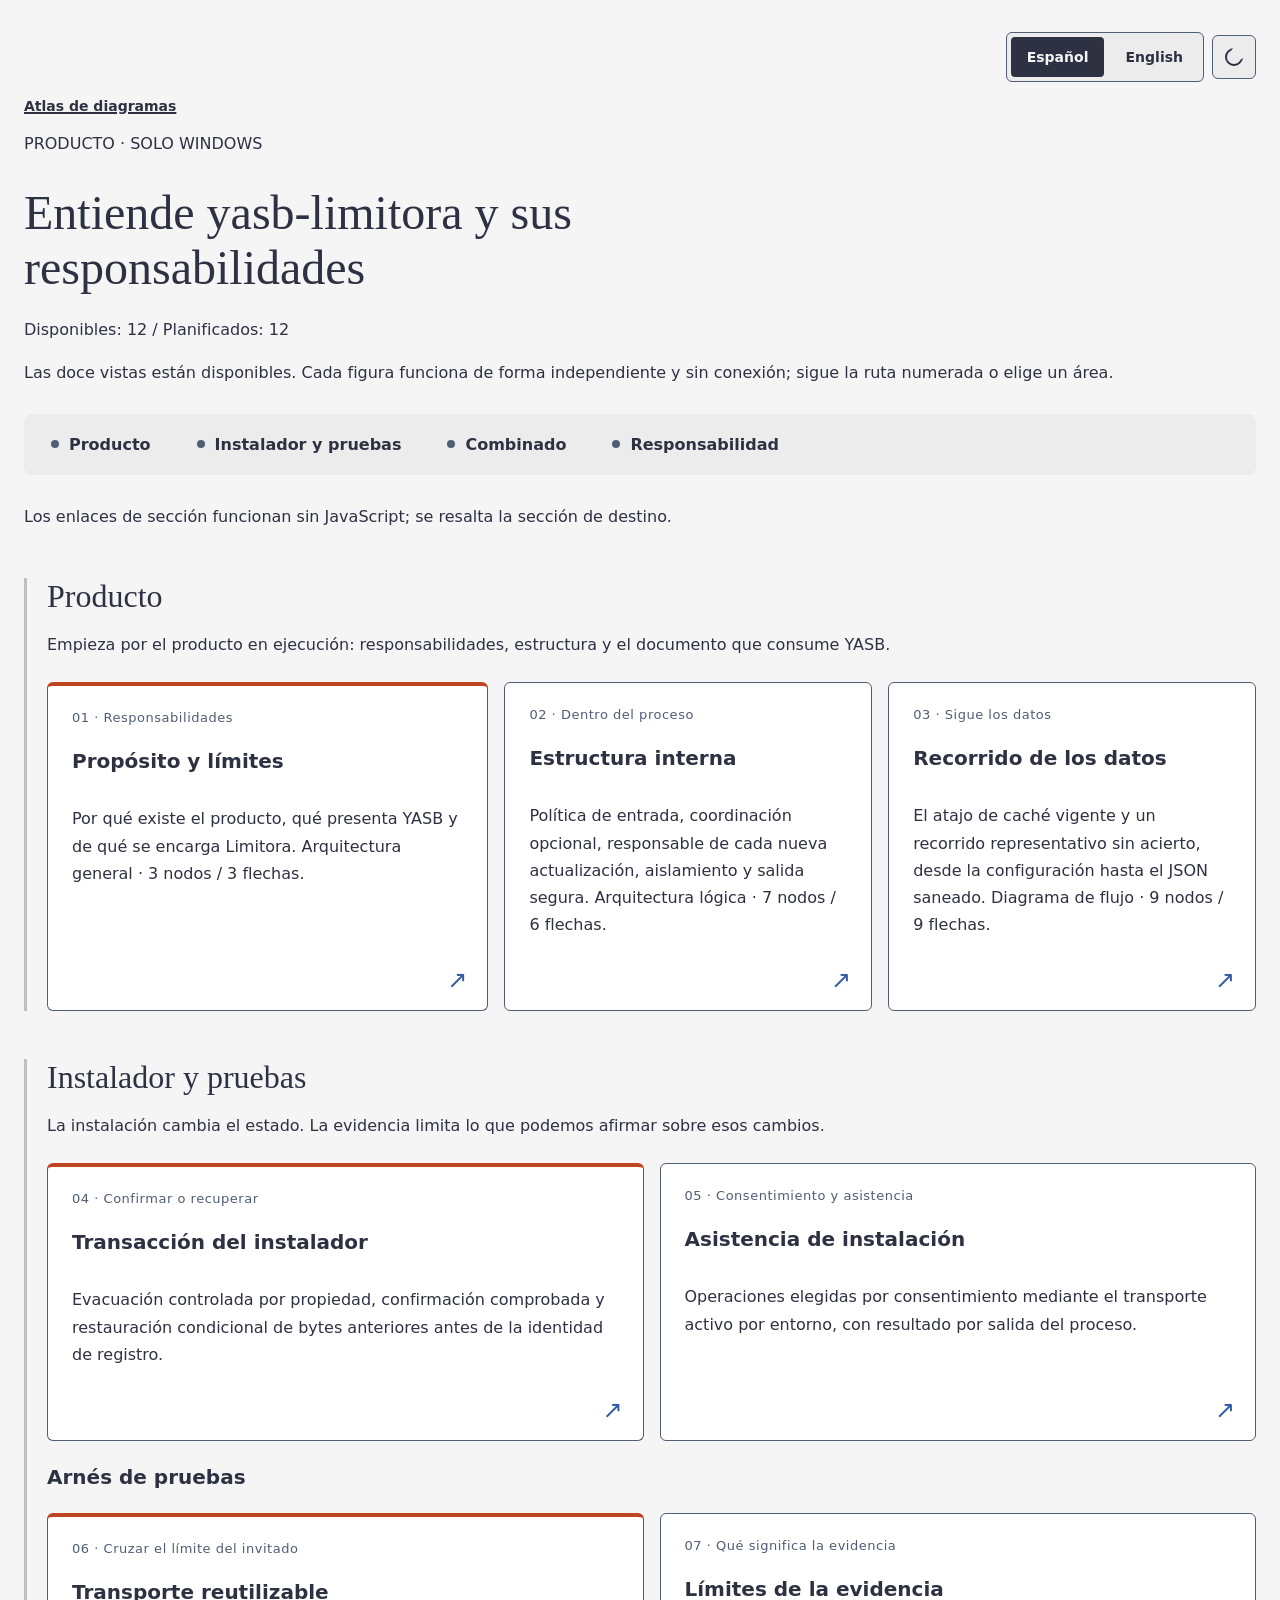
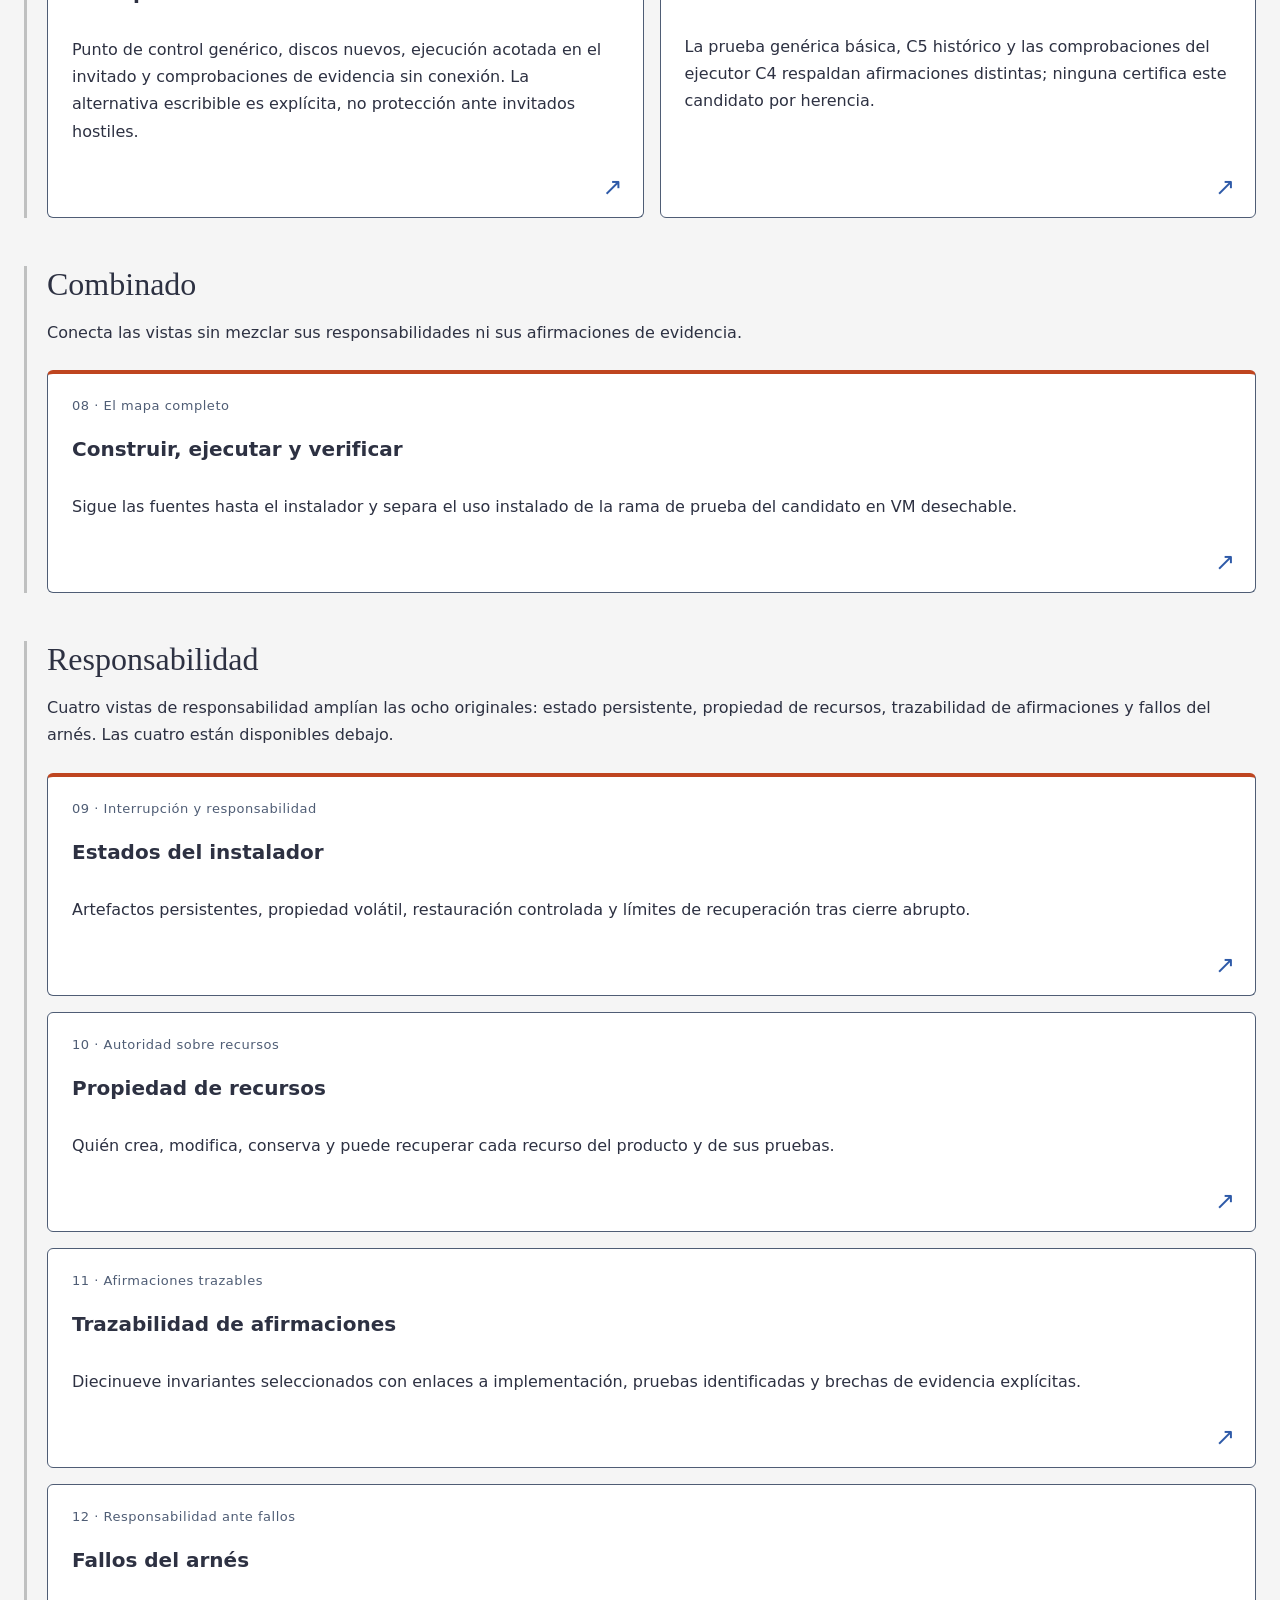
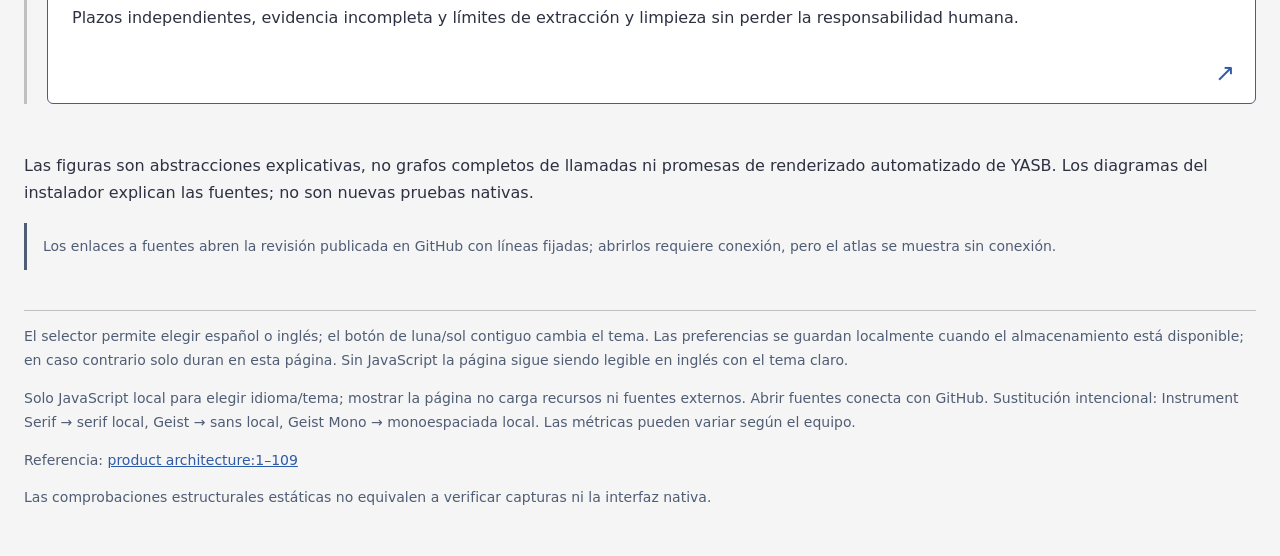
<file: docs/diagramas/index.html>
<!doctype html>
<html lang="en">
<head>
<meta charset="utf-8">
<meta name="viewport" content="width=device-width, initial-scale=1">
<title>yasb-limitora product diagrams</title>
<style>
*{box-sizing:border-box}
body{margin:0;background:var(--paper);color:var(--ink);font-family:'Geist',system-ui,sans-serif}
main{max-width:1280px;min-width:0;margin:auto;padding:32px 24px}
h1{font:400 clamp(32px,4vw,48px) 'Instrument Serif',serif;max-width:840px;line-height:1.15;margin:28px 0 20px}
h2{font:400 32px 'Instrument Serif',serif;margin:0 0 12px}
h3{font-size:20px;margin:0 0 16px}
a{color:var(--link)}
p{line-height:1.7}
footer{border-top:1px solid var(--rule-solid);margin-top:40px;font-size:14px;color:var(--muted)}
.breadcrumb{display:flex;flex-wrap:wrap;gap:12px;align-items:center;font-size:14px;margin:16px 0;color:var(--muted)}
.breadcrumb [aria-current=page]{font-weight:600;color:var(--ink);text-decoration-thickness:2px}
.section-nav{display:flex;flex-wrap:wrap;gap:8px;padding:8px;background:var(--paper-2);border-radius:8px;margin:28px 0}
.section-nav a{display:flex;align-items:center;gap:10px;padding:12px 18px;border:1px solid transparent;border-radius:4px;color:var(--ink);text-decoration:none;font-weight:600}
.section-nav a::before{content:'';width:8px;height:8px;border-radius:50%;background:var(--muted);display:inline-block;flex-shrink:0}
.section-nav a:hover{border-color:var(--link)}
.atlas-area{margin:48px 0;padding:0 0 0 20px;border-left:3px solid var(--rule-solid);scroll-margin-top:24px}
.atlas-area:target{border-left-color:var(--accent)}
.card-grid{display:grid;grid-template-columns:1.2fr 1fr 1fr;gap:16px;margin:24px 0}
.installer-grid{grid-template-columns:1fr 1fr}
.atlas-card,.planned-card{position:relative;display:flex;flex-direction:column;min-width:0;padding:24px;background:var(--surface);border:1px solid var(--muted);border-radius:6px;color:var(--ink);text-decoration:none}
.atlas-card:first-child,.planned-card:first-child{border-top:4px solid var(--accent)}
.atlas-card:hover{border-color:var(--link);background:var(--paper-2)}
.card-enter::after{content:'↗';position:absolute;right:20px;bottom:16px;color:var(--link);font-size:24px}
.atlas-card{padding-bottom:56px}
.card-kicker{font-size:13px;letter-spacing:.04em;color:var(--muted);margin-bottom:24px}
.planned-card p{margin:0;font-size:15px;color:var(--muted)}
.combined-grid{grid-template-columns:1fr}
.source-hint{padding:12px 16px;border-left:3px solid var(--muted);font-size:14px;color:var(--muted)}
[hidden]{display:none!important}
#language-controls{width:fit-content;margin-left:auto;border:1px solid var(--muted);border-radius:6px;padding:4px;background:var(--paper-2)}
#language-controls button{font:600 14px 'Geist',system-ui,sans-serif;min-height:40px;padding:8px 16px;border:0;background:transparent;color:var(--ink);cursor:pointer}
#language-controls [aria-pressed=true]{background:var(--ink);color:var(--paper);border-radius:4px}
a:focus-visible,button:focus-visible{outline:3px solid var(--link);outline-offset:4px}
@media(max-width:900px){.card-grid{grid-template-columns:1fr 1fr}}
@media(max-width:640px){main{padding:20px 16px}.section-nav a{padding:10px 12px}.atlas-area{padding-left:12px}.card-grid{grid-template-columns:1fr}.planned-card{padding:20px}.card-kicker{margin-bottom:16px}}
@media print{#language-controls{display:none}.card-grid{grid-template-columns:1fr 1fr}.planned-card{break-inside:avoid}}

/* Light retains the original palette. Dark soft/link text is lifted for surface contrast. */
:root{--paper:#f5f5f5;--paper-2:#ececec;--surface:#fff;--ink:#2d3142;--muted:#4f5d75;--soft:#5a6580;--rule-solid:#bfc0c0;--accent:#bf4520;--link:#2e5aa8;color-scheme:light}
:root[data-theme="dark"]{--paper:#2d3142;--paper-2:#393e53;--surface:#393e53;--ink:#f5f5f5;--muted:#bfc0c0;--soft:#bfc0c0;--rule-solid:rgba(191,192,192,0.25);--accent:#f08a59;--link:#8ab4ef;color-scheme:dark}
.control-bar{display:flex;flex-wrap:wrap;justify-content:flex-end;align-items:center;gap:8px}
.control-bar #language-controls{margin:0}
#theme-toggle{box-sizing:border-box;display:grid;place-items:center;min-width:44px;min-height:44px;padding:10px;border:1px solid var(--muted);border-radius:6px;background:var(--paper-2);color:var(--ink);cursor:pointer}
#theme-toggle:hover{border-color:var(--link)}
.theme-icon{box-sizing:border-box;position:relative;display:block;border:2px solid currentColor;border-radius:50%}
.theme-moon{width:18px;height:18px}
.theme-moon::after{content:'';position:absolute;inset:-4px -4px 4px 4px;border-radius:50%;background:var(--paper-2)}
.theme-sun{display:none;width:12px;height:12px}
.theme-sun::before{content:'';position:absolute;inset:-7px;border:2px dashed currentColor;border-radius:50%}
:root[data-theme="dark"] .theme-moon{display:none}
:root[data-theme="dark"] .theme-sun{display:block}
@media print{.control-bar{display:none}}
</style>
</head>
<body><main>
<div class="control-bar"><div id="language-controls" hidden role="group" aria-label="Language" data-i18n-label="Language"><button type="button" data-language="es" lang="es" aria-pressed="false">Español</button> <button type="button" data-language="en" lang="en" aria-pressed="false">English</button></div><button id="theme-toggle" hidden type="button" aria-pressed="false" aria-label="Switch to dark theme" title="Switch to dark theme"><span class="theme-icon theme-moon" aria-hidden="true"></span><span class="theme-icon theme-sun" aria-hidden="true"></span></button></div>
<nav class="breadcrumb" aria-label="Breadcrumb" data-i18n-label="Breadcrumb"><a href="index.html" aria-current="page">Diagram atlas</a></nav>
<p>PRODUCT · WINDOWS ONLY</p>
<h1>Understand yasb-limitora and its responsibilities</h1>
<p>Available: 12 / Planned: 12</p>
<p>All twelve views are available. Each figure works independently and offline; follow the numbered route or choose an area.</p>
<nav class="section-nav" aria-label="Sections" data-i18n-label="Sections"><a href="#product">Product</a><a href="#installer">Installer &amp; proof</a><a href="#combined">Combined</a><a href="#responsibility">Responsibility</a></nav>
<p>Section links work without JavaScript; the destination section is highlighted.</p>
<section id="product" class="atlas-area">
<h2>Product</h2>
<p>Start with the running product: ownership, structure, and the document YASB consumes.</p>
<div class="card-grid">
<a class="atlas-card" href="purpose.html"><span class="card-kicker">01 · Ownership</span><h3>Purpose and boundaries</h3><p>Why the product exists, what YASB presents, and what Limitora owns. Architecture overview · 3 nodes / 3 arrows.</p><span class="card-enter" aria-hidden="true"></span></a>
<a class="atlas-card" href="structure.html"><span class="card-kicker">02 · Inside the process</span><h3>Internal structure</h3><p>Entry policy, optional coordination, fresh refresh ownership, isolation, and safe output. Logical architecture · 7 nodes / 6 arrows.</p><span class="card-enter" aria-hidden="true"></span></a>
<a class="atlas-card" href="data-journey.html"><span class="card-kicker">03 · Follow the data</span><h3>Data journey</h3><p>The fresh-hit shortcut and representative miss path, from configuration to sanitized JSON. Flowchart · 9 nodes / 9 arrows.</p><span class="card-enter" aria-hidden="true"></span></a>
</div>
</section>
<section id="installer" class="atlas-area">
<h2>Installer &amp; proof</h2>
<p>Installation changes state. Evidence limits what we can claim about those changes.</p>
<div class="card-grid installer-grid">
<a class="atlas-card" href="installer-transaction.html"><span class="card-kicker">04 · Commit or recover</span><h3>Installer transaction</h3><p>Ownership-gated evacuation, checked commit, and conditional restoration of prior bytes before registry identity.</p><span class="card-enter" aria-hidden="true"></span></a>
<a class="atlas-card" href="setup-assist.html"><span class="card-kicker">05 · Consent and assistance</span><h3>Setup assistance</h3><p>Consent-selected operations over the active environment transport, with completion reported by process exit.</p><span class="card-enter" aria-hidden="true"></span></a>
</div>
<div id="proof"><h3>Proof harness</h3>
<div class="card-grid installer-grid">
<a class="atlas-card" href="proof-harness.html"><span class="card-kicker">06 · Across the guest boundary</span><h3>Reusable transport</h3><p>Generic checkpoint, fresh disks, bounded guest execution and offline evidence checks. Writable fallback is explicit, not hostile-guest protection.</p><span class="card-enter" aria-hidden="true"></span></a>
<a class="atlas-card" href="proof-cases.html"><span class="card-kicker">07 · What the evidence means</span><h3>Evidence boundaries</h3><p>Generic smoke, historical C5 and C4 runner checks make different claims; none certifies this candidate by inheritance.</p><span class="card-enter" aria-hidden="true"></span></a>
</div></div>
</section>
<section id="combined" class="atlas-area">
<h2>Combined</h2>
<p>Connect the views without merging their responsibilities or evidence claims.</p>
<div class="card-grid combined-grid">
<a class="atlas-card" href="lifecycle-verify.html"><span class="card-kicker">08 · The complete map</span><h3>Build, run and verify</h3><p>Follow source to setup, then separate installed runtime from the disposable-VM candidate proof branch.</p><span class="card-enter" aria-hidden="true"></span></a>
</div>
</section>
<section id="responsibility" class="atlas-area">
<h2>Responsibility</h2>
<p>Four responsibility views extend the original eight: persistent state, resource ownership, claim traceability, and harness failures. All four are available below.</p>
<div class="card-grid combined-grid"><a class="atlas-card" href="installer-states.html"><span class="card-kicker">09 · Interruption and responsibility</span><h3>Installer states</h3><p>Persistent artifacts, volatile ownership, guarded restoration and the limits of crash recovery.</p><span class="card-enter" aria-hidden="true"></span></a><a class="atlas-card" href="resource-ownership.html"><span class="card-kicker">10 · Resource authority</span><h3>Resource ownership</h3><p>Who creates, modifies, retains and may recover each product and proof resource.</p><span class="card-enter" aria-hidden="true"></span></a><a class="atlas-card" href="claim-traceability.html"><span class="card-kicker">11 · Traceable claims</span><h3>Claim traceability</h3><p>Nineteen selected invariants linked to implementation, named tests and explicit evidence gaps.</p><span class="card-enter" aria-hidden="true"></span></a><a class="atlas-card" href="harness-failures.html"><span class="card-kicker">12 · Failure responsibility</span><h3>Harness failures</h3><p>Independent timeouts, incomplete evidence, extraction and cleanup limits without losing human responsibility.</p><span class="card-enter" aria-hidden="true"></span></a></div>
</section>
<p>Figures are explanatory abstractions, not complete call graphs or promises of automated YASB rendering. Installer diagrams explain source behavior, not new native proof.</p>
<p class="source-hint">Source links open the published GitHub revision with pinned line anchors; clicking them requires a network connection, but the atlas renders offline.</p>
<footer>
<p>Spanish and English are available through the language selector; the adjacent moon/sun button switches themes. Choices are saved locally when storage is available; otherwise they last for this page only. Without JavaScript the page remains readable in English with the light theme.</p>
<p>Only local language/theme-selection JavaScript; rendering loads no external assets or fonts. Source clicks open GitHub over the network. Intentional system fallback: Instrument Serif → platform serif, Geist → system sans, Geist Mono → platform monospace. Font metrics can vary by machine.</p>
<p>Reference: <a href="https://github.com/dnieblesdev/yasb-limitora/blob/8e4bd6016ca99b4ef20e7eb3555b79525bba3a00/docs/architecture/README.md#L1-L109" target="_blank" rel="noopener noreferrer">product architecture:1–109</a></p>
<p>Static structural checks do not constitute screenshot or native UI verification.</p>
</footer>
</main>
<script>
(() => {
  'use strict';
  const translations = {
    "yasb-limitora product diagrams": "Diagramas del producto yasb-limitora",
    "Language": "Idioma",
    "Breadcrumb": "Ruta de navegación",
    "Sections": "Secciones",
    "Diagram atlas": "Atlas de diagramas",
    "PRODUCT · WINDOWS ONLY": "PRODUCTO · SOLO WINDOWS",
    "Understand yasb-limitora and its responsibilities": "Entiende yasb-limitora y sus responsabilidades",
    "Available: 12 / Planned: 12": "Disponibles: 12 / Planificados: 12",
    "All twelve views are available. Each figure works independently and offline; follow the numbered route or choose an area.": "Las doce vistas están disponibles. Cada figura funciona de forma independiente y sin conexión; sigue la ruta numerada o elige un área.",
    "Product": "Producto",
    "Installer & proof": "Instalador y pruebas",
    "Combined": "Combinado",
    "Responsibility": "Responsabilidad",
    "Section links work without JavaScript; the destination section is highlighted.": "Los enlaces de sección funcionan sin JavaScript; se resalta la sección de destino.",
    "Start with the running product: ownership, structure, and the document YASB consumes.": "Empieza por el producto en ejecución: responsabilidades, estructura y el documento que consume YASB.",
    "01 · Ownership": "01 · Responsabilidades",
    "02 · Inside the process": "02 · Dentro del proceso",
    "03 · Follow the data": "03 · Sigue los datos",
    "04 · Commit or recover": "04 · Confirmar o recuperar",
    "05 · Consent and assistance": "05 · Consentimiento y asistencia",
    "06 · Across the guest boundary": "06 · Cruzar el límite del invitado",
    "07 · What the evidence means": "07 · Qué significa la evidencia",
    "08 · The complete map": "08 · El mapa completo",
    "Purpose and boundaries": "Propósito y límites",
    "Why the product exists, what YASB presents, and what Limitora owns. Architecture overview · 3 nodes / 3 arrows.": "Por qué existe el producto, qué presenta YASB y de qué se encarga Limitora. Arquitectura general · 3 nodos / 3 flechas.",
    "Internal structure": "Estructura interna",
    "Entry policy, optional coordination, fresh refresh ownership, isolation, and safe output. Logical architecture · 7 nodes / 6 arrows.": "Política de entrada, coordinación opcional, responsable de cada nueva actualización, aislamiento y salida segura. Arquitectura lógica · 7 nodos / 6 flechas.",
    "Data journey": "Recorrido de los datos",
    "The fresh-hit shortcut and representative miss path, from configuration to sanitized JSON. Flowchart · 9 nodes / 9 arrows.": "El atajo de caché vigente y un recorrido representativo sin acierto, desde la configuración hasta el JSON saneado. Diagrama de flujo · 9 nodos / 9 flechas.",
    "Installer transaction": "Transacción del instalador",
    "Ownership-gated evacuation, checked commit, and conditional restoration of prior bytes before registry identity.": "Evacuación controlada por propiedad, confirmación comprobada y restauración condicional de bytes anteriores antes de la identidad de registro.",
    "Setup assistance": "Asistencia de instalación",
    "Consent-selected operations over the active environment transport, with completion reported by process exit.": "Operaciones elegidas por consentimiento mediante el transporte activo por entorno, con resultado por salida del proceso.",
    "Reusable transport": "Transporte reutilizable",
    "Generic checkpoint, fresh disks, bounded guest execution and offline evidence checks. Writable fallback is explicit, not hostile-guest protection.": "Punto de control genérico, discos nuevos, ejecución acotada en el invitado y comprobaciones de evidencia sin conexión. La alternativa escribible es explícita, no protección ante invitados hostiles.",
    "Evidence boundaries": "Límites de la evidencia",
    "Generic smoke, historical C5 and C4 runner checks make different claims; none certifies this candidate by inheritance.": "La prueba genérica básica, C5 histórico y las comprobaciones del ejecutor C4 respaldan afirmaciones distintas; ninguna certifica este candidato por herencia.",
    "Build, run and verify": "Construir, ejecutar y verificar",
    "Follow source to setup, then separate installed runtime from the disposable-VM candidate proof branch.": "Sigue las fuentes hasta el instalador y separa el uso instalado de la rama de prueba del candidato en VM desechable.",
    "Planned · not yet available": "Planificado · aún no disponible",
    "Proof harness": "Arnés de pruebas",
    "Installation changes state. Evidence limits what we can claim about those changes.": "La instalación cambia el estado. La evidencia limita lo que podemos afirmar sobre esos cambios.",
    "Connect the views without merging their responsibilities or evidence claims.": "Conecta las vistas sin mezclar sus responsabilidades ni sus afirmaciones de evidencia.",
    "Four responsibility views extend the original eight: persistent state, resource ownership, claim traceability, and harness failures. All four are available below.": "Cuatro vistas de responsabilidad amplían las ocho originales: estado persistente, propiedad de recursos, trazabilidad de afirmaciones y fallos del arnés. Las cuatro están disponibles debajo.",
    "09 · Interruption and responsibility": "09 · Interrupción y responsabilidad",
    "Installer states": "Estados del instalador",
    "10 · Resource authority": "10 · Autoridad sobre recursos",
    "Resource ownership": "Propiedad de recursos",
    "11 · Traceable claims": "11 · Afirmaciones trazables",
    "Claim traceability": "Trazabilidad de afirmaciones",
    "12 · Failure responsibility": "12 · Responsabilidad ante fallos",
    "Harness failures": "Fallos del arnés",
    "Independent timeouts, incomplete evidence, extraction and cleanup limits without losing human responsibility.": "Plazos independientes, evidencia incompleta y límites de extracción y limpieza sin perder la responsabilidad humana.",
    "Nineteen selected invariants linked to implementation, named tests and explicit evidence gaps.": "Diecinueve invariantes seleccionados con enlaces a implementación, pruebas identificadas y brechas de evidencia explícitas.",
    "Who creates, modifies, retains and may recover each product and proof resource.": "Quién crea, modifica, conserva y puede recuperar cada recurso del producto y de sus pruebas.",
    "Persistent artifacts, volatile ownership, guarded restoration and the limits of crash recovery.": "Artefactos persistentes, propiedad volátil, restauración controlada y límites de recuperación tras cierre abrupto.",
    "Figures are explanatory abstractions, not complete call graphs or promises of automated YASB rendering. Installer diagrams explain source behavior, not new native proof.": "Las figuras son abstracciones explicativas, no grafos completos de llamadas ni promesas de renderizado automatizado de YASB. Los diagramas del instalador explican las fuentes; no son nuevas pruebas nativas.",
    "Source links open the published GitHub revision with pinned line anchors; clicking them requires a network connection, but the atlas renders offline.": "Los enlaces a fuentes abren la revisión publicada en GitHub con líneas fijadas; abrirlos requiere conexión, pero el atlas se muestra sin conexión.",
    "Spanish and English are available through the language selector; the adjacent moon/sun button switches themes. Choices are saved locally when storage is available; otherwise they last for this page only. Without JavaScript the page remains readable in English with the light theme.": "El selector permite elegir español o inglés; el botón de luna/sol contiguo cambia el tema. Las preferencias se guardan localmente cuando el almacenamiento está disponible; en caso contrario solo duran en esta página. Sin JavaScript la página sigue siendo legible en inglés con el tema claro.",
    "Only local language/theme-selection JavaScript; rendering loads no external assets or fonts. Source clicks open GitHub over the network. Intentional system fallback: Instrument Serif → platform serif, Geist → system sans, Geist Mono → platform monospace. Font metrics can vary by machine.": "Solo JavaScript local para elegir idioma/tema; mostrar la página no carga recursos ni fuentes externos. Abrir fuentes conecta con GitHub. Sustitución intencional: Instrument Serif → serif local, Geist → sans local, Geist Mono → monoespaciada local. Las métricas pueden variar según el equipo.",
    "Reference:": "Referencia:",
    "Static structural checks do not constitute screenshot or native UI verification.": "Las comprobaciones estructurales estáticas no equivalen a verificar capturas ni la interfaz nativa."
  };
  const walker = document.createTreeWalker(document.documentElement, NodeFilter.SHOW_TEXT);
  const entries = [];
  while (walker.nextNode()) {
    const node = walker.currentNode;
    if (node.parentElement.closest('script, style, code, button')) continue;
    const english = node.textContent.trim();
    if (Object.prototype.hasOwnProperty.call(translations, english)) {
      entries.push({node, original: node.textContent, english});
    }
  }
  const controls = document.getElementById('language-controls');
  const buttons = controls.querySelectorAll('button');
  const themeButton = document.getElementById('theme-toggle');
  let theme = 'light';
  const updateThemeControl = () => {
    const dark = theme === 'dark';
    const spanish = document.documentElement.lang === 'es';
    const label = spanish
      ? (dark ? 'Activar tema claro' : 'Activar tema oscuro')
      : (dark ? 'Switch to light theme' : 'Switch to dark theme');
    themeButton.setAttribute('aria-label', label);
    themeButton.title = label;
    themeButton.setAttribute('aria-pressed', String(dark));
  };
  const applyTheme = selected => {
    theme = selected === 'dark' ? 'dark' : 'light';
    document.documentElement.dataset.theme = theme;
    updateThemeControl();
  };
  try {
    const saved = localStorage.getItem('yasb-limitora-theme');
    if (saved === 'light' || saved === 'dark') theme = saved;
  } catch (_) { /* Storage may be unavailable, including on file://. */ }
  applyTheme(theme);
  themeButton.addEventListener('click', () => {
    applyTheme(theme === 'dark' ? 'light' : 'dark');
    try { localStorage.setItem('yasb-limitora-theme', theme); } catch (_) { /* Session-only choice. */ }
  });
  themeButton.hidden = false;
  const applyLanguage = language => {
    for (const {node, original, english} of entries) {
      node.textContent = original.replace(english, language === 'es' ? translations[english] : english);
    }
    document.documentElement.lang = language;
    for (const element of document.querySelectorAll('[data-i18n-label]')) {
      const english = element.dataset.i18nLabel;
      element.setAttribute('aria-label', language === 'es' ? translations[english] : english);
    }
    for (const button of buttons) button.setAttribute('aria-pressed', String(button.dataset.language === language));
    updateThemeControl();
  };
  let language = 'es';
  try {
    const saved = localStorage.getItem('yasb-limitora-language');
    if (saved === 'es' || saved === 'en') language = saved;
  } catch (_) { /* Storage may be unavailable, including on file://. */ }
  applyLanguage(language);
  for (const button of buttons) button.addEventListener('click', () => {
    const selected = button.dataset.language;
    if (selected !== 'es' && selected !== 'en') return;
    applyLanguage(selected);
    try { localStorage.setItem('yasb-limitora-language', selected); } catch (_) { /* Session-only choice. */ }
  });
  controls.hidden = false;
})();
</script>
</body>
</html>
</file>
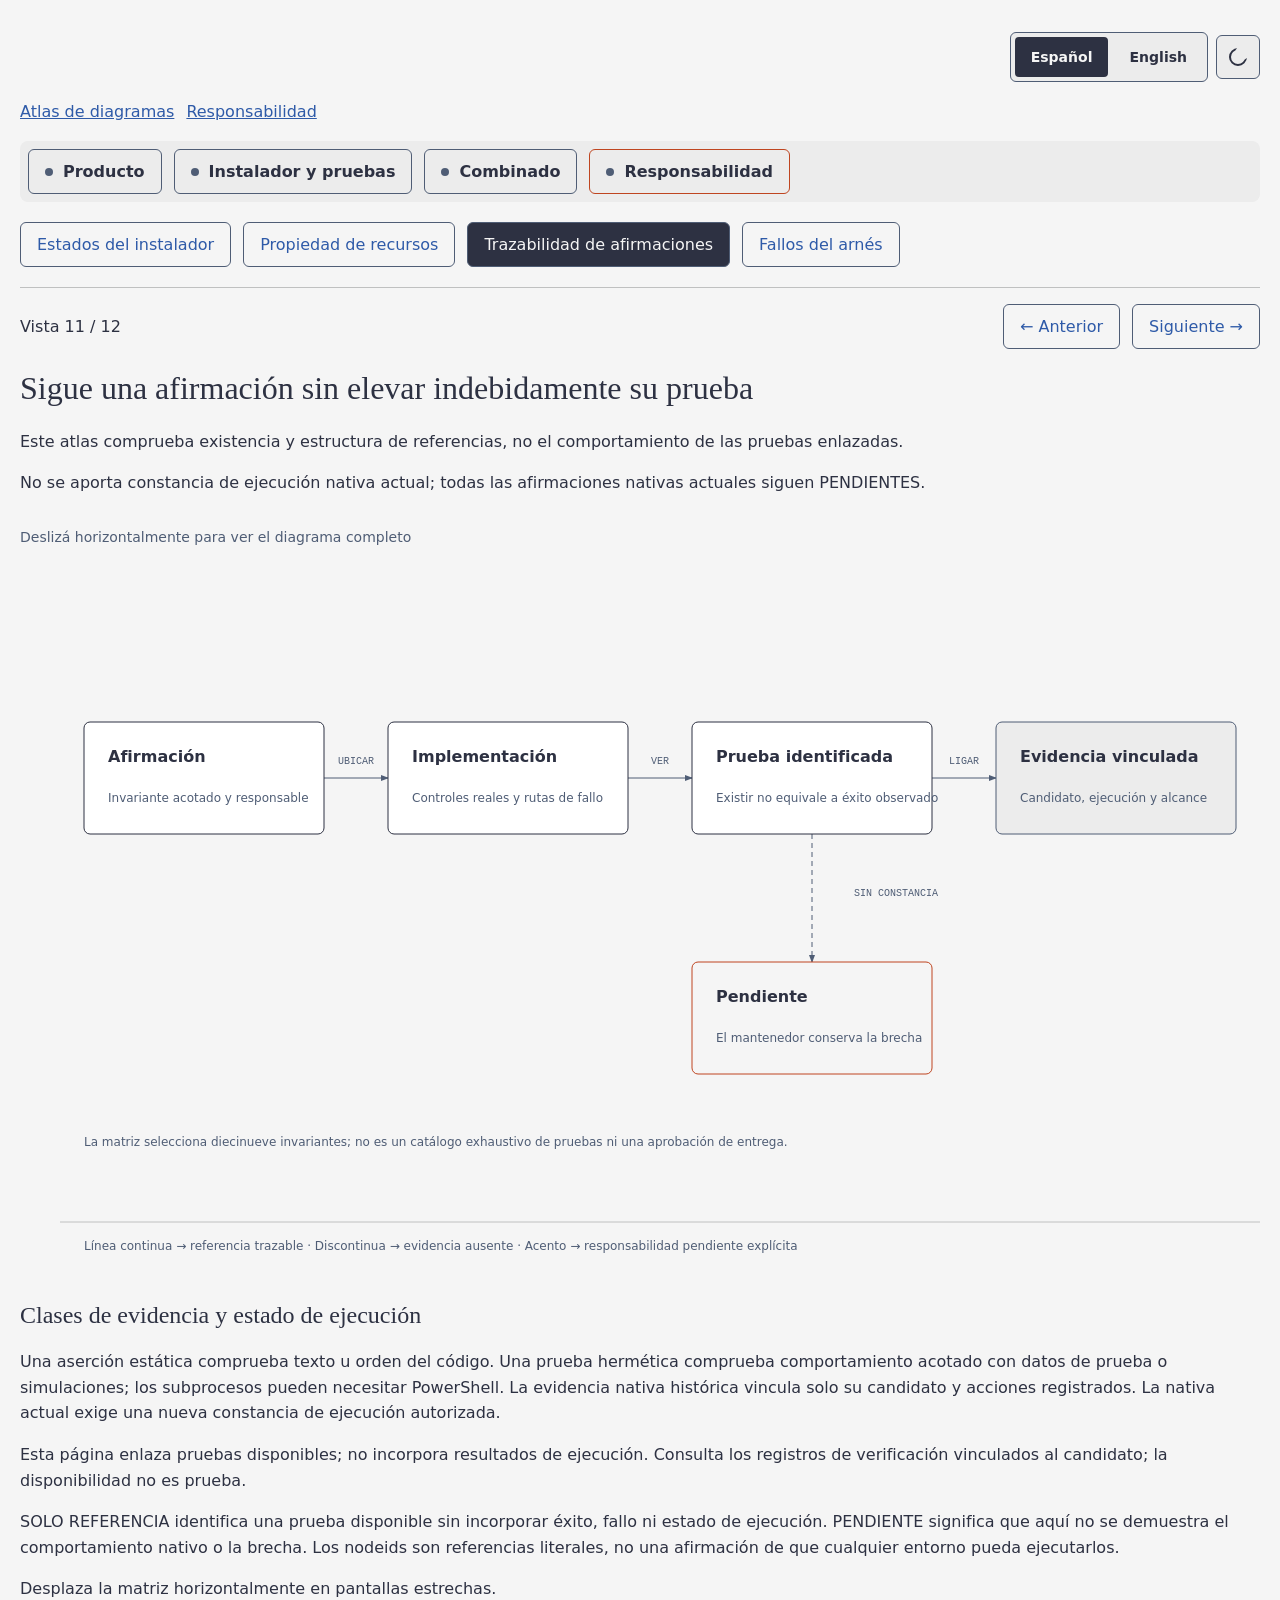
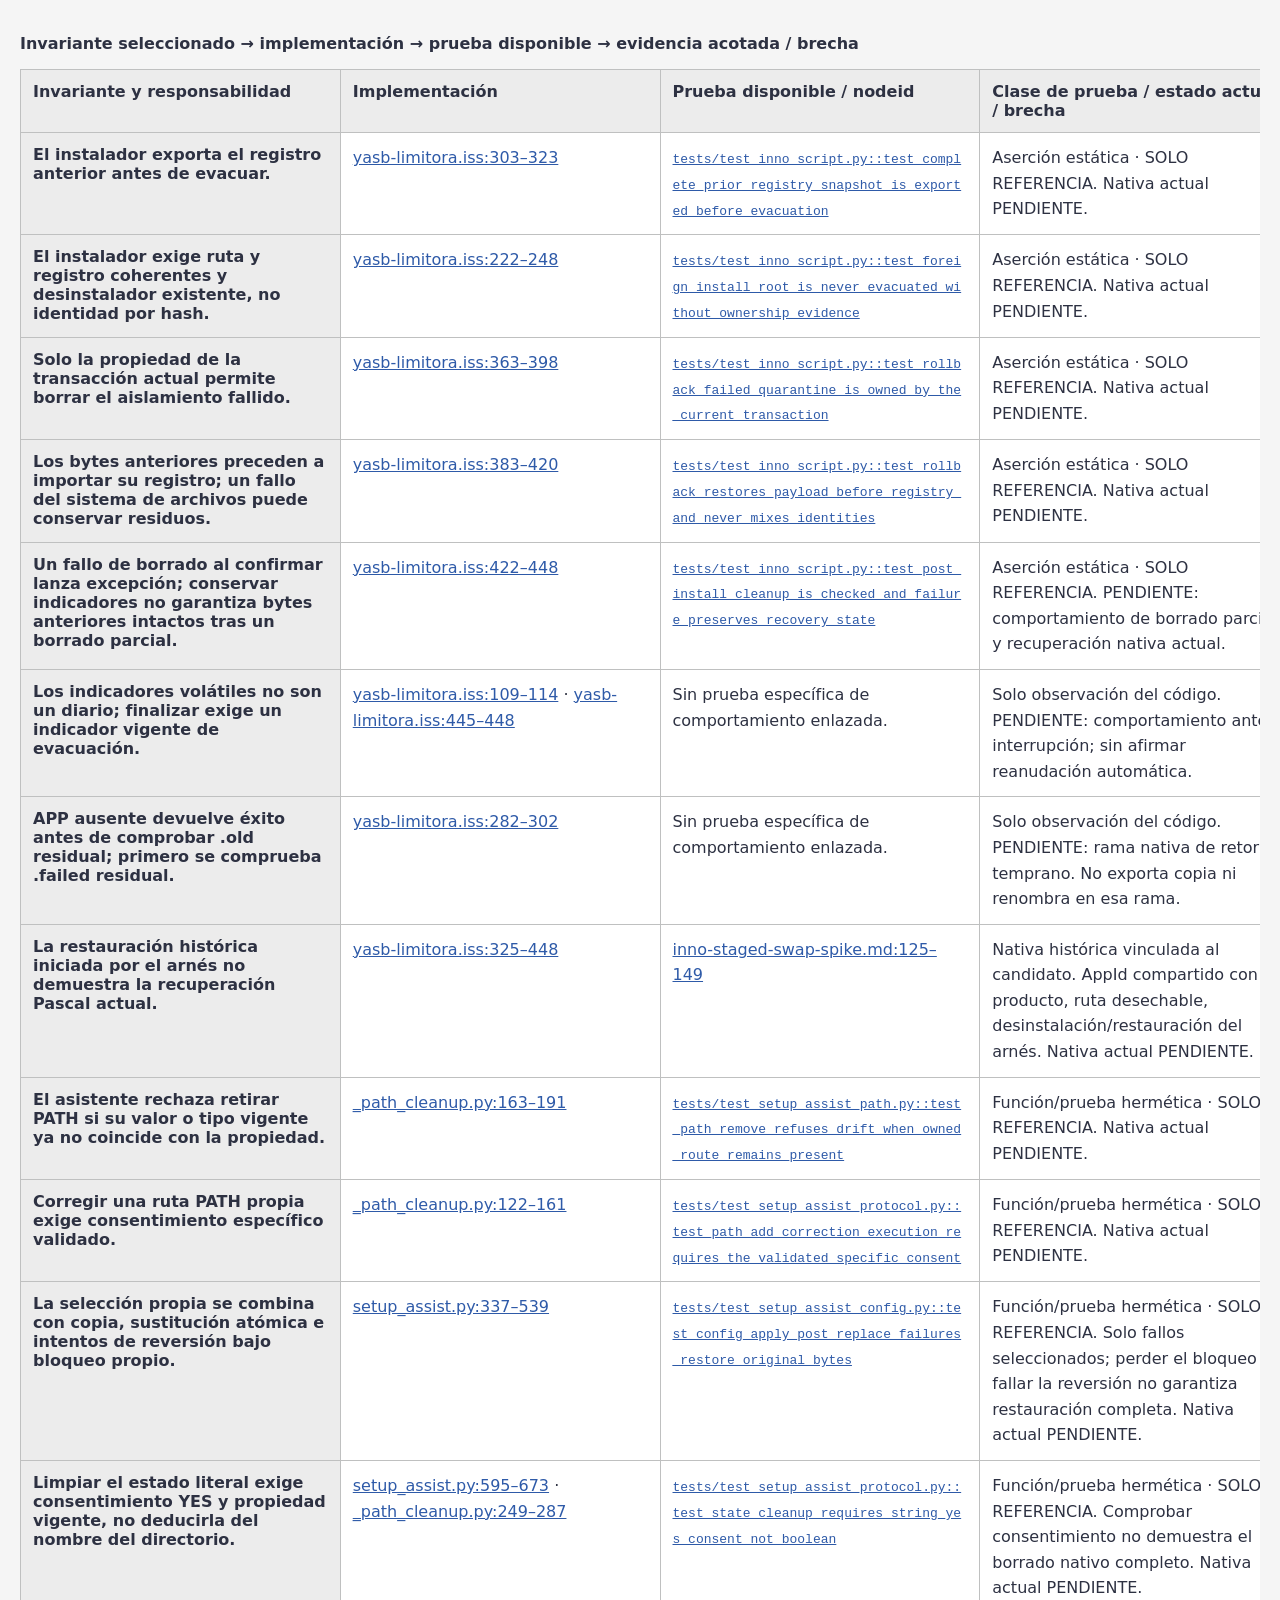
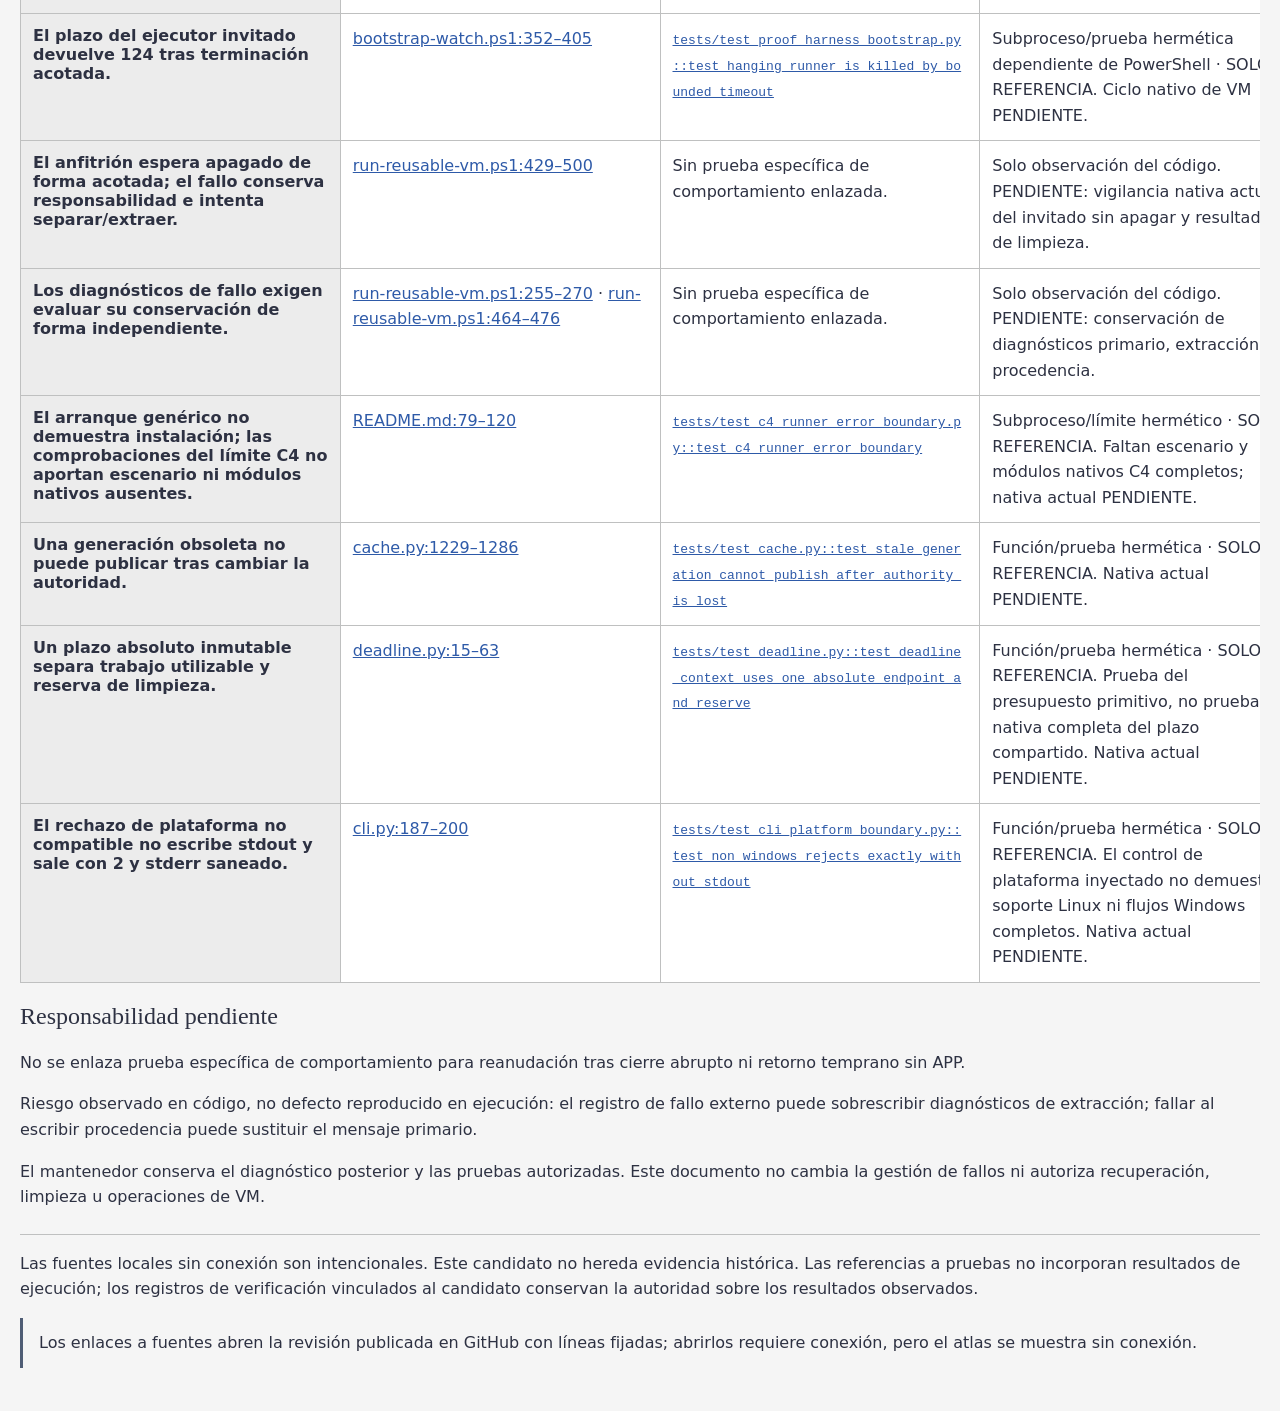
<file: docs/diagramas/claim-traceability.html>
<!doctype html>
<html lang="en"><head><meta charset="utf-8"><meta name="viewport" content="width=device-width, initial-scale=1"><title>Claim traceability</title><style>
body{margin:0;background:var(--paper);color:var(--ink);font-family:'Geist',system-ui,sans-serif}main{max-width:1280px;margin:auto;padding:32px 20px}h1,h2{font-family:'Instrument Serif',serif;font-weight:400}p,td{line-height:1.6}a{color:var(--link)}code{overflow-wrap:anywhere}footer{border-top:1px solid var(--rule-solid);margin-top:24px}
.breadcrumb,.section-nav,.area-nav,.page-nav{display:flex;flex-wrap:wrap;gap:12px;margin:20px 0;align-items:center}.section-nav{padding:8px;background:var(--paper-2);border-radius:8px}.section-nav a,.area-nav a,.page-nav a{padding:12px 16px;border:1px solid var(--muted);border-radius:6px;text-decoration:none}.section-nav a{display:flex;align-items:center;gap:10px;color:var(--ink);font-weight:600}.section-nav a::before{content:'';width:8px;height:8px;border-radius:50%;background:var(--muted);display:inline-block;flex-shrink:0}.section-nav [aria-current=location]{border-color:var(--accent)}.area-nav [aria-current=page]{background:var(--ink);color:var(--paper)}.page-nav{border-top:1px solid var(--rule-solid);padding-top:16px}.progress{margin-right:auto}a:focus-visible,button:focus-visible{outline:3px solid var(--link);outline-offset:4px}
[hidden]{display:none!important}#language-controls{width:fit-content;margin-left:auto;border:1px solid var(--muted);border-radius:6px;padding:4px;background:var(--paper-2)}#language-controls button{font:600 14px system-ui,sans-serif;min-height:40px;padding:8px 16px;border:0;background:transparent;color:var(--ink);cursor:pointer}#language-controls [aria-pressed=true]{background:var(--ink);color:var(--paper);border-radius:4px}
figure{container-type:inline-size}.scroll-hint{display:none;font-size:14px;color:var(--muted)}.diagram-container{width:100%;overflow-x:auto}svg{display:block;width:100%;min-width:1280px}.name{font:600 16px system-ui,sans-serif;fill:var(--ink)}.detail{font:400 12px system-ui,sans-serif;fill:var(--muted)}.tag{font:500 10px ui-monospace,monospace;fill:var(--muted)}.legend{font:400 12px system-ui,sans-serif;fill:var(--muted)}.table-container{overflow-x:auto}table{border-collapse:collapse;min-width:1280px;width:100%;background:var(--surface);table-layout:fixed}caption{text-align:left;font-weight:600;margin:16px 0}th,td{padding:12px;text-align:left;vertical-align:top;border:1px solid var(--rule-solid);overflow-wrap:anywhere}th{background:var(--paper-2)}.source-hint{border-left:3px solid var(--muted);padding:12px 16px}
@container(width < 1280px){.scroll-hint{display:block}}@media(max-width:640px){main{padding:20px 16px}.progress{flex-basis:100%}.section-nav a{padding:10px 12px}}@media print{.scroll-hint{display:none}}@media print{svg,table{min-width:0}.diagram-container,.table-container{overflow-x:visible}#language-controls{display:none}}

/* Light retains the original palette. Dark soft/link text is lifted for surface contrast. */
:root{--paper:#f5f5f5;--paper-2:#ececec;--surface:#fff;--ink:#2d3142;--muted:#4f5d75;--soft:#5a6580;--rule-solid:#bfc0c0;--accent:#bf4520;--link:#2e5aa8;color-scheme:light}
:root[data-theme="dark"]{--paper:#2d3142;--paper-2:#393e53;--surface:#393e53;--ink:#f5f5f5;--muted:#bfc0c0;--soft:#bfc0c0;--rule-solid:rgba(191,192,192,0.25);--accent:#f08a59;--link:#8ab4ef;color-scheme:dark}
.control-bar{display:flex;flex-wrap:wrap;justify-content:flex-end;align-items:center;gap:8px}
.control-bar #language-controls{margin:0}
#theme-toggle{box-sizing:border-box;display:grid;place-items:center;min-width:44px;min-height:44px;padding:10px;border:1px solid var(--muted);border-radius:6px;background:var(--paper-2);color:var(--ink);cursor:pointer}
#theme-toggle:hover{border-color:var(--link)}
.theme-icon{box-sizing:border-box;position:relative;display:block;border:2px solid currentColor;border-radius:50%}
.theme-moon{width:18px;height:18px}
.theme-moon::after{content:'';position:absolute;inset:-4px -4px 4px 4px;border-radius:50%;background:var(--paper-2)}
.theme-sun{display:none;width:12px;height:12px}
.theme-sun::before{content:'';position:absolute;inset:-7px;border:2px dashed currentColor;border-radius:50%}
:root[data-theme="dark"] .theme-moon{display:none}
:root[data-theme="dark"] .theme-sun{display:block}
@media print{.control-bar{display:none}}
</style></head><body><main>
<div class="control-bar"><div id="language-controls" hidden role="group" aria-label="Language" data-i18n-label="Language"><button type="button" data-language="es" lang="es" aria-pressed="false">Español</button> <button type="button" data-language="en" lang="en" aria-pressed="false">English</button></div><button id="theme-toggle" hidden type="button" aria-pressed="false" aria-label="Switch to dark theme" title="Switch to dark theme"><span class="theme-icon theme-moon" aria-hidden="true"></span><span class="theme-icon theme-sun" aria-hidden="true"></span></button></div>
<nav class="breadcrumb" aria-label="Breadcrumb" data-i18n-label="Breadcrumb"><a href="index.html">Diagram atlas</a><a href="index.html#responsibility">Responsibility</a></nav>
<nav class="section-nav" aria-label="Sections" data-i18n-label="Sections"><a href="index.html#product">Product</a><a href="index.html#installer">Installer &amp; proof</a><a href="index.html#combined">Combined</a><a href="index.html#responsibility" aria-current="location">Responsibility</a></nav>
<nav class="area-nav" aria-label="Area navigation" data-i18n-label="Area navigation"><a href="installer-states.html">Installer states</a><a href="resource-ownership.html">Resource ownership</a><a href="claim-traceability.html" aria-current="page">Claim traceability</a><a href="harness-failures.html">Harness failures</a></nav>
<nav class="page-nav" aria-label="Reading order" data-i18n-label="Reading order"><span class="progress">View 11 / 12</span><a rel="prev" href="resource-ownership.html">← Previous</a><a rel="next" href="harness-failures.html">Next →</a></nav>
<h1>Follow a claim without promoting its proof</h1>
<p>This atlas checks reference existence and structure, not the behavior of the referenced tests.</p>
<p>No native-current execution receipt is supplied; all current native claims remain PENDING.</p>
<figure style="margin:0"><p class="scroll-hint">Scroll horizontally to see the full diagram</p><div class="diagram-container"><svg xmlns="http://www.w3.org/2000/svg" viewBox="0 0 1280 720" role="img" aria-labelledby="claim-traceability-title claim-traceability-desc">
<title id="claim-traceability-title">Claim traceability</title><desc id="claim-traceability-desc">A claim links to implementation and a named test, but evidence remains bounded by execution, candidate identity and scope; missing proof stays pending.</desc><defs><marker id="arrow" markerWidth="8" markerHeight="6" refX="7" refY="3" orient="auto"><polygon points="0 0,8 3,0 6" fill="var(--muted)"/></marker></defs><rect width="1280" height="720" fill="var(--paper)"/>
<path d="M 304 216 H 368" fill="none" stroke="var(--muted)" marker-end="url(#arrow)"/><path d="M 608 216 H 672" fill="none" stroke="var(--muted)" marker-end="url(#arrow)"/><path d="M 912 216 H 976" fill="none" stroke="var(--muted)" marker-end="url(#arrow)"/><path d="M 792 272 V 400" fill="none" stroke="var(--muted)" stroke-dasharray="5,4" marker-end="url(#arrow)"/>
<rect x="308" y="188" width="56" height="20" fill="var(--paper)"/><text x="336" y="202" text-anchor="middle" class="tag">LOCATE</text><rect x="612" y="188" width="56" height="20" fill="var(--paper)"/><text x="640" y="202" text-anchor="middle" class="tag">CHECK</text><rect x="916" y="188" width="56" height="20" fill="var(--paper)"/><text x="944" y="202" text-anchor="middle" class="tag">BIND</text><rect x="804" y="320" width="144" height="20" fill="var(--paper)"/><text x="876" y="334" text-anchor="middle" class="tag">MISSING RECEIPT</text>
<g data-node="claim"><rect x="64" y="160" width="240" height="112" rx="6" fill="var(--surface)" stroke="var(--ink)"/><text x="88" y="200" class="name">Claim</text><text x="88" y="240" class="detail">Narrow invariant and owner</text></g>
<g data-node="implementation"><rect x="368" y="160" width="240" height="112" rx="6" fill="var(--surface)" stroke="var(--ink)"/><text x="392" y="200" class="name">Implementation</text><text x="392" y="240" class="detail">Actual guards and failure paths</text></g>
<g data-node="test"><rect x="672" y="160" width="240" height="112" rx="6" fill="var(--surface)" stroke="var(--ink)"/><text x="696" y="200" class="name">Named test</text><text x="696" y="240" class="detail">Existence is not an observed pass</text></g>
<g data-node="evidence"><rect x="976" y="160" width="240" height="112" rx="6" fill="var(--paper-2)" stroke="var(--muted)"/><text x="1000" y="200" class="name">Bound evidence</text><text x="1000" y="240" class="detail">Candidate, execution and scope</text></g>
<g data-node="pending"><rect x="672" y="400" width="240" height="112" rx="6" fill="var(--paper)" stroke="var(--accent)"/><text x="696" y="440" class="name">Pending</text><text x="696" y="480" class="detail">Maintainer retains the gap</text></g>
<text x="64" y="584" class="detail">The matrix selects nineteen invariants; it is not an exhaustive proof catalog or a delivery approval.</text>
<line x1="40" y1="660" x2="1240" y2="660" stroke="var(--rule-solid)"/><text x="64" y="688" class="legend">Solid → traceable reference · Dashed → missing evidence · Accent → explicit unresolved responsibility</text>
</svg></div></figure>
<h2>Evidence classes and execution status</h2>
<p>Static source assertion checks source text or ordering. Hermetic function/test checks bounded behavior with fixtures or fakes; subprocess tests may need PowerShell. Native historical evidence binds only its recorded candidate and actions. Native current requires a new authorized execution receipt.</p>
<p>This page links available tests; it embeds no execution result. Consult candidate-bound verification records; availability is not proof.</p>
<p>REFERENCE ONLY labels an available test without embedding a pass, failure or execution status. PENDING means the stated native behavior or gap is not established here. Test nodeids are literal references, not a claim that every environment can run them.</p>
<p>Scroll the matrix horizontally on narrow screens.</p>
<div class="table-container" role="region" aria-label="Invariant matrix" data-i18n-label="Invariant matrix" tabindex="0"><table><caption>Selected invariant → implementation → available test → bounded evidence / gap</caption><thead><tr><th scope="col">Invariant and responsibility</th><th scope="col">Implementation</th><th scope="col">Available test / nodeid</th><th scope="col">Proof class / current status / gap</th></tr></thead><tbody>
<tr data-invariant="snapshot"><th scope="row">Installer exports prior registry before evacuation.</th><td><a class="implementation" href="https://github.com/dnieblesdev/yasb-limitora/blob/8e4bd6016ca99b4ef20e7eb3555b79525bba3a00/packaging/inno/yasb-limitora.iss#L303-L323" target="_blank" rel="noopener noreferrer">yasb-limitora.iss:303–323</a></td><td><a href="https://github.com/dnieblesdev/yasb-limitora/blob/8e4bd6016ca99b4ef20e7eb3555b79525bba3a00/tests/test_inno_script.py#L214-L214" target="_blank" rel="noopener noreferrer" data-test-node="tests/test_inno_script.py::test_complete_prior_registry_snapshot_is_exported_before_evacuation"><code>tests/test_inno_script.py::test_complete_prior_registry_snapshot_is_exported_before_evacuation</code></a></td><td>Static source assertion · REFERENCE ONLY. Native current PENDING.</td></tr>
<tr data-invariant="ownership"><th scope="row">Installer requires coherent path, registry and existing uninstaller, not a digest identity.</th><td><a class="implementation" href="https://github.com/dnieblesdev/yasb-limitora/blob/8e4bd6016ca99b4ef20e7eb3555b79525bba3a00/packaging/inno/yasb-limitora.iss#L222-L248" target="_blank" rel="noopener noreferrer">yasb-limitora.iss:222–248</a></td><td><a href="https://github.com/dnieblesdev/yasb-limitora/blob/8e4bd6016ca99b4ef20e7eb3555b79525bba3a00/tests/test_inno_script.py#L266-L266" target="_blank" rel="noopener noreferrer" data-test-node="tests/test_inno_script.py::test_foreign_install_root_is_never_evacuated_without_ownership_evidence"><code>tests/test_inno_script.py::test_foreign_install_root_is_never_evacuated_without_ownership_evidence</code></a></td><td>Static source assertion · REFERENCE ONLY. Native current PENDING.</td></tr>
<tr data-invariant="quarantine"><th scope="row">Only current-transaction ownership permits failed-quarantine deletion.</th><td><a class="implementation" href="https://github.com/dnieblesdev/yasb-limitora/blob/8e4bd6016ca99b4ef20e7eb3555b79525bba3a00/packaging/inno/yasb-limitora.iss#L363-L398" target="_blank" rel="noopener noreferrer">yasb-limitora.iss:363–398</a></td><td><a href="https://github.com/dnieblesdev/yasb-limitora/blob/8e4bd6016ca99b4ef20e7eb3555b79525bba3a00/tests/test_inno_script.py#L446-L446" target="_blank" rel="noopener noreferrer" data-test-node="tests/test_inno_script.py::test_rollback_failed_quarantine_is_owned_by_the_current_transaction"><code>tests/test_inno_script.py::test_rollback_failed_quarantine_is_owned_by_the_current_transaction</code></a></td><td>Static source assertion · REFERENCE ONLY. Native current PENDING.</td></tr>
<tr data-invariant="restore-order"><th scope="row">Prior bytes precede prior registry import; filesystem failure can retain residuals.</th><td><a class="implementation" href="https://github.com/dnieblesdev/yasb-limitora/blob/8e4bd6016ca99b4ef20e7eb3555b79525bba3a00/packaging/inno/yasb-limitora.iss#L383-L420" target="_blank" rel="noopener noreferrer">yasb-limitora.iss:383–420</a></td><td><a href="https://github.com/dnieblesdev/yasb-limitora/blob/8e4bd6016ca99b4ef20e7eb3555b79525bba3a00/tests/test_inno_script.py#L411-L411" target="_blank" rel="noopener noreferrer" data-test-node="tests/test_inno_script.py::test_rollback_restores_payload_before_registry_and_never_mixes_identities"><code>tests/test_inno_script.py::test_rollback_restores_payload_before_registry_and_never_mixes_identities</code></a></td><td>Static source assertion · REFERENCE ONLY. Native current PENDING.</td></tr>
<tr data-invariant="commit"><th scope="row">Commit deletion failure raises; retained flags do not guarantee intact old bytes after partial deletion.</th><td><a class="implementation" href="https://github.com/dnieblesdev/yasb-limitora/blob/8e4bd6016ca99b4ef20e7eb3555b79525bba3a00/packaging/inno/yasb-limitora.iss#L422-L448" target="_blank" rel="noopener noreferrer">yasb-limitora.iss:422–448</a></td><td><a href="https://github.com/dnieblesdev/yasb-limitora/blob/8e4bd6016ca99b4ef20e7eb3555b79525bba3a00/tests/test_inno_script.py#L349-L349" target="_blank" rel="noopener noreferrer" data-test-node="tests/test_inno_script.py::test_post_install_cleanup_is_checked_and_failure_preserves_recovery_state"><code>tests/test_inno_script.py::test_post_install_cleanup_is_checked_and_failure_preserves_recovery_state</code></a></td><td>Static source assertion · REFERENCE ONLY. PENDING: partial-deletion behavior and current native rollback.</td></tr>
<tr data-invariant="crash-resume"><th scope="row">Volatile flags are not a journal; deinitialization requires a live evacuation flag.</th><td><a class="implementation" href="https://github.com/dnieblesdev/yasb-limitora/blob/8e4bd6016ca99b4ef20e7eb3555b79525bba3a00/packaging/inno/yasb-limitora.iss#L109-L114" target="_blank" rel="noopener noreferrer">yasb-limitora.iss:109–114</a> · <a class="implementation" href="https://github.com/dnieblesdev/yasb-limitora/blob/8e4bd6016ca99b4ef20e7eb3555b79525bba3a00/packaging/inno/yasb-limitora.iss#L445-L448" target="_blank" rel="noopener noreferrer">yasb-limitora.iss:445–448</a></td><td data-gap="pending">No dedicated behavior test linked.</td><td>Source observation only. PENDING: interruption behavior; no automatic crash-resume claim.</td></tr>
<tr data-invariant="empty-app"><th scope="row">Absent APP returns success before stale .old checking; stale .failed is checked first.</th><td><a class="implementation" href="https://github.com/dnieblesdev/yasb-limitora/blob/8e4bd6016ca99b4ef20e7eb3555b79525bba3a00/packaging/inno/yasb-limitora.iss#L282-L302" target="_blank" rel="noopener noreferrer">yasb-limitora.iss:282–302</a></td><td data-gap="pending">No dedicated behavior test linked.</td><td>Source observation only. PENDING: native early-return branch. No snapshot export or rename in that branch.</td></tr>
<tr data-invariant="historical-fallback"><th scope="row">Historical harness-initiated restoration is not current Pascal rollback proof.</th><td><a class="implementation" href="https://github.com/dnieblesdev/yasb-limitora/blob/8e4bd6016ca99b4ef20e7eb3555b79525bba3a00/packaging/inno/yasb-limitora.iss#L325-L448" target="_blank" rel="noopener noreferrer">yasb-limitora.iss:325–448</a></td><td data-gap="pending"><a href="https://github.com/dnieblesdev/yasb-limitora/blob/8e4bd6016ca99b4ef20e7eb3555b79525bba3a00/docs/release/0.2.0/evidence/inno-staged-swap-spike.md#L125-L149" target="_blank" rel="noopener noreferrer">inno-staged-swap-spike.md:125–149</a></td><td>Native historical, candidate-bound. Shared product AppId, disposable path, harness uninstall/restore. Native current PENDING.</td></tr>
<tr data-invariant="path-drift"><th scope="row">Assistant refuses removal when live PATH value or type no longer matches ownership.</th><td><a class="implementation" href="https://github.com/dnieblesdev/yasb-limitora/blob/8e4bd6016ca99b4ef20e7eb3555b79525bba3a00/src/yasb_limitora/_path_cleanup.py#L163-L191" target="_blank" rel="noopener noreferrer">_path_cleanup.py:163–191</a></td><td><a href="https://github.com/dnieblesdev/yasb-limitora/blob/8e4bd6016ca99b4ef20e7eb3555b79525bba3a00/tests/test_setup_assist_path.py#L177-L177" target="_blank" rel="noopener noreferrer" data-test-node="tests/test_setup_assist_path.py::test_path_remove_refuses_drift_when_owned_route_remains_present"><code>tests/test_setup_assist_path.py::test_path_remove_refuses_drift_when_owned_route_remains_present</code></a></td><td>Hermetic function/test · REFERENCE ONLY. Native current PENDING.</td></tr>
<tr data-invariant="path-consent"><th scope="row">Correction of an owned PATH route needs specific validated consent.</th><td><a class="implementation" href="https://github.com/dnieblesdev/yasb-limitora/blob/8e4bd6016ca99b4ef20e7eb3555b79525bba3a00/src/yasb_limitora/_path_cleanup.py#L122-L161" target="_blank" rel="noopener noreferrer">_path_cleanup.py:122–161</a></td><td><a href="https://github.com/dnieblesdev/yasb-limitora/blob/8e4bd6016ca99b4ef20e7eb3555b79525bba3a00/tests/test_setup_assist_protocol.py#L189-L189" target="_blank" rel="noopener noreferrer" data-test-node="tests/test_setup_assist_protocol.py::test_path_add_correction_execution_requires_the_validated_specific_consent"><code>tests/test_setup_assist_protocol.py::test_path_add_correction_execution_requires_the_validated_specific_consent</code></a></td><td>Hermetic function/test · REFERENCE ONLY. Native current PENDING.</td></tr>
<tr data-invariant="config-rollback"><th scope="row">Owned selection merges with backup, atomic replacement and lease-guarded rollback attempts.</th><td><a class="implementation" href="https://github.com/dnieblesdev/yasb-limitora/blob/8e4bd6016ca99b4ef20e7eb3555b79525bba3a00/src/yasb_limitora/setup_assist.py#L337-L539" target="_blank" rel="noopener noreferrer">setup_assist.py:337–539</a></td><td><a href="https://github.com/dnieblesdev/yasb-limitora/blob/8e4bd6016ca99b4ef20e7eb3555b79525bba3a00/tests/test_setup_assist_config.py#L114-L114" target="_blank" rel="noopener noreferrer" data-test-node="tests/test_setup_assist_config.py::test_config_apply_post_replace_failures_restore_original_bytes"><code>tests/test_setup_assist_config.py::test_config_apply_post_replace_failures_restore_original_bytes</code></a></td><td>Hermetic function/test · REFERENCE ONLY. Selected failures only; lease loss or rollback failure is not a full-restoration guarantee. Native current PENDING.</td></tr>
<tr data-invariant="state-consent"><th scope="row">Literal state cleanup needs YES consent and live ownership, not a directory-name guess.</th><td><a class="implementation" href="https://github.com/dnieblesdev/yasb-limitora/blob/8e4bd6016ca99b4ef20e7eb3555b79525bba3a00/src/yasb_limitora/setup_assist.py#L595-L673" target="_blank" rel="noopener noreferrer">setup_assist.py:595–673</a> · <a class="implementation" href="https://github.com/dnieblesdev/yasb-limitora/blob/8e4bd6016ca99b4ef20e7eb3555b79525bba3a00/src/yasb_limitora/_path_cleanup.py#L249-L287" target="_blank" rel="noopener noreferrer">_path_cleanup.py:249–287</a></td><td><a href="https://github.com/dnieblesdev/yasb-limitora/blob/8e4bd6016ca99b4ef20e7eb3555b79525bba3a00/tests/test_setup_assist_protocol.py#L364-L364" target="_blank" rel="noopener noreferrer" data-test-node="tests/test_setup_assist_protocol.py::test_state_cleanup_requires_string_yes_consent_not_boolean"><code>tests/test_setup_assist_protocol.py::test_state_cleanup_requires_string_yes_consent_not_boolean</code></a></td><td>Hermetic function/test · REFERENCE ONLY. Consent check is not complete native deletion proof. Native current PENDING.</td></tr>
<tr data-invariant="guest-timeout"><th scope="row">Guest runner timeout reports 124 after bounded termination.</th><td><a class="implementation" href="https://github.com/dnieblesdev/yasb-limitora/blob/8e4bd6016ca99b4ef20e7eb3555b79525bba3a00/proof-harness/guest/bootstrap-watch.ps1#L352-L405" target="_blank" rel="noopener noreferrer">bootstrap-watch.ps1:352–405</a></td><td><a href="https://github.com/dnieblesdev/yasb-limitora/blob/8e4bd6016ca99b4ef20e7eb3555b79525bba3a00/tests/test_proof_harness_bootstrap.py#L287-L287" target="_blank" rel="noopener noreferrer" data-test-node="tests/test_proof_harness_bootstrap.py::test_hanging_runner_is_killed_by_bounded_timeout"><code>tests/test_proof_harness_bootstrap.py::test_hanging_runner_is_killed_by_bounded_timeout</code></a></td><td>Hermetic subprocess/test, PowerShell-dependent · REFERENCE ONLY. Native VM lifecycle PENDING.</td></tr>
<tr data-invariant="host-watchdog"><th scope="row">Host waits bounded for Off; failure retains responsibility and attempts detach/extraction.</th><td><a class="implementation" href="https://github.com/dnieblesdev/yasb-limitora/blob/8e4bd6016ca99b4ef20e7eb3555b79525bba3a00/proof-harness/host/run-reusable-vm.ps1#L429-L500" target="_blank" rel="noopener noreferrer">run-reusable-vm.ps1:429–500</a></td><td data-gap="pending">No dedicated behavior test linked.</td><td>Source observation only. PENDING: current native guest-not-Off watchdog and cleanup outcome.</td></tr>
<tr data-invariant="extraction-diagnostics"><th scope="row">Failure diagnostics require independent custody assessment.</th><td><a class="implementation" href="https://github.com/dnieblesdev/yasb-limitora/blob/8e4bd6016ca99b4ef20e7eb3555b79525bba3a00/proof-harness/host/run-reusable-vm.ps1#L255-L270" target="_blank" rel="noopener noreferrer">run-reusable-vm.ps1:255–270</a> · <a class="implementation" href="https://github.com/dnieblesdev/yasb-limitora/blob/8e4bd6016ca99b4ef20e7eb3555b79525bba3a00/proof-harness/host/run-reusable-vm.ps1#L464-L476" target="_blank" rel="noopener noreferrer">run-reusable-vm.ps1:464–476</a></td><td data-gap="pending">No dedicated behavior test linked.</td><td>Source observation only. PENDING: primary/extraction/provenance diagnostic preservation.</td></tr>
<tr data-invariant="proof-scope"><th scope="row">Generic bootstrap is not installer proof; C4 boundary checks do not supply absent native scenario/modules.</th><td><a class="implementation" href="https://github.com/dnieblesdev/yasb-limitora/blob/8e4bd6016ca99b4ef20e7eb3555b79525bba3a00/proof-harness/README.md#L79-L120" target="_blank" rel="noopener noreferrer">README.md:79–120</a></td><td><a href="https://github.com/dnieblesdev/yasb-limitora/blob/8e4bd6016ca99b4ef20e7eb3555b79525bba3a00/tests/test_c4_runner_error_boundary.py#L50-L50" target="_blank" rel="noopener noreferrer" data-test-node="tests/test_c4_runner_error_boundary.py::test_c4_runner_error_boundary"><code>tests/test_c4_runner_error_boundary.py::test_c4_runner_error_boundary</code></a></td><td>Hermetic subprocess/boundary · REFERENCE ONLY. C4 full native scenario/modules absent; native current PENDING.</td></tr>
<tr data-invariant="cache-authority"><th scope="row">Stale generation cannot publish after authority changes.</th><td><a class="implementation" href="https://github.com/dnieblesdev/yasb-limitora/blob/8e4bd6016ca99b4ef20e7eb3555b79525bba3a00/src/yasb_limitora/cache.py#L1229-L1286" target="_blank" rel="noopener noreferrer">cache.py:1229–1286</a></td><td><a href="https://github.com/dnieblesdev/yasb-limitora/blob/8e4bd6016ca99b4ef20e7eb3555b79525bba3a00/tests/test_cache.py#L800-L800" target="_blank" rel="noopener noreferrer" data-test-node="tests/test_cache.py::test_stale_generation_cannot_publish_after_authority_is_lost"><code>tests/test_cache.py::test_stale_generation_cannot_publish_after_authority_is_lost</code></a></td><td>Hermetic function/test · REFERENCE ONLY. Native current PENDING.</td></tr>
<tr data-invariant="deadline"><th scope="row">One immutable absolute deadline separates usable work and cleanup reserve.</th><td><a class="implementation" href="https://github.com/dnieblesdev/yasb-limitora/blob/8e4bd6016ca99b4ef20e7eb3555b79525bba3a00/src/yasb_limitora/deadline.py#L15-L63" target="_blank" rel="noopener noreferrer">deadline.py:15–63</a></td><td><a href="https://github.com/dnieblesdev/yasb-limitora/blob/8e4bd6016ca99b4ef20e7eb3555b79525bba3a00/tests/test_deadline.py#L6-L6" target="_blank" rel="noopener noreferrer" data-test-node="tests/test_deadline.py::test_deadline_context_uses_one_absolute_endpoint_and_reserve"><code>tests/test_deadline.py::test_deadline_context_uses_one_absolute_endpoint_and_reserve</code></a></td><td>Hermetic function/test · REFERENCE ONLY. Primitive budget test, not complete native shared-deadline proof. Native current PENDING.</td></tr>
<tr data-invariant="platform-streams"><th scope="row">Unsupported-platform rejection writes no stdout and exits 2 with sanitized stderr.</th><td><a class="implementation" href="https://github.com/dnieblesdev/yasb-limitora/blob/8e4bd6016ca99b4ef20e7eb3555b79525bba3a00/src/yasb_limitora/cli.py#L187-L200" target="_blank" rel="noopener noreferrer">cli.py:187–200</a></td><td><a href="https://github.com/dnieblesdev/yasb-limitora/blob/8e4bd6016ca99b4ef20e7eb3555b79525bba3a00/tests/test_cli_platform_boundary.py#L20-L20" target="_blank" rel="noopener noreferrer" data-test-node="tests/test_cli_platform_boundary.py::test_non_windows_rejects_exactly_without_stdout"><code>tests/test_cli_platform_boundary.py::test_non_windows_rejects_exactly_without_stdout</code></a></td><td>Hermetic function/test · REFERENCE ONLY. Injected platform gate is not Linux support or complete Windows stream proof. Native current PENDING.</td></tr>
</tbody></table></div>
<h2>Unresolved responsibility</h2>
<p>No dedicated behavior test is linked for crash resume or the empty-APP early return.</p>
<p>Source-observed concern, not a runtime-reproduced defect: extraction diagnostics may be overwritten by the outer failure record; provenance-write failure may replace the primary message.</p>
<p>The maintainer owns further diagnosis and authorized proof. This document neither changes failure handling nor authorizes recovery, cleanup or VM operations.</p>
<footer><p>Offline system fonts are intentional. Historical evidence is not inherited by this candidate. Test references embed no execution result; candidate-bound verification records remain the authority for observed outcomes.</p></footer>
<p class="source-hint">Source links open the published GitHub revision with pinned line anchors; clicking them requires a network connection, but the atlas renders offline.</p>
</main><script>
(() => {
  'use strict';
  const translations = {
    "Harness failures": "Fallos del arnés", "Next →": "Siguiente →",
    "Claim traceability": "Trazabilidad de afirmaciones", "Language": "Idioma", "Breadcrumb": "Ruta de navegación", "Sections": "Secciones", "Area navigation": "Navegación por áreas", "Reading order": "Orden de lectura", "Diagram atlas": "Atlas de diagramas", "Product": "Producto", "Installer & proof": "Instalador y pruebas", "Combined": "Combinado", "Responsibility": "Responsabilidad", "Installer states": "Estados del instalador", "Resource ownership": "Propiedad de recursos", "View 11 / 12": "Vista 11 / 12", "← Previous": "← Anterior", "Back to the atlas": "Volver al atlas",
    "Follow a claim without promoting its proof": "Sigue una afirmación sin elevar indebidamente su prueba",
    "This atlas checks reference existence and structure, not the behavior of the referenced tests.": "Este atlas comprueba existencia y estructura de referencias, no el comportamiento de las pruebas enlazadas.",
    "No native-current execution receipt is supplied; all current native claims remain PENDING.": "No se aporta constancia de ejecución nativa actual; todas las afirmaciones nativas actuales siguen PENDIENTES.",
    "Scroll horizontally to see the full diagram": "Deslizá horizontalmente para ver el diagrama completo",
    "A claim links to implementation and a named test, but evidence remains bounded by execution, candidate identity and scope; missing proof stays pending.": "Una afirmación enlaza implementación y prueba identificada, pero la evidencia queda limitada por ejecución, identidad del candidato y alcance; lo no demostrado sigue pendiente.",
    "LOCATE": "UBICAR", "CHECK": "VER", "BIND": "LIGAR", "MISSING RECEIPT": "SIN CONSTANCIA", "Claim": "Afirmación", "Narrow invariant and owner": "Invariante acotado y responsable", "Implementation": "Implementación", "Actual guards and failure paths": "Controles reales y rutas de fallo", "Named test": "Prueba identificada", "Existence is not an observed pass": "Existir no equivale a éxito observado", "Bound evidence": "Evidencia vinculada", "Candidate, execution and scope": "Candidato, ejecución y alcance", "Pending": "Pendiente", "Maintainer retains the gap": "El mantenedor conserva la brecha",
    "The matrix selects nineteen invariants; it is not an exhaustive proof catalog or a delivery approval.": "La matriz selecciona diecinueve invariantes; no es un catálogo exhaustivo de pruebas ni una aprobación de entrega.",
    "Solid → traceable reference · Dashed → missing evidence · Accent → explicit unresolved responsibility": "Línea continua → referencia trazable · Discontinua → evidencia ausente · Acento → responsabilidad pendiente explícita",
    "Evidence classes and execution status": "Clases de evidencia y estado de ejecución",
    "Static source assertion checks source text or ordering. Hermetic function/test checks bounded behavior with fixtures or fakes; subprocess tests may need PowerShell. Native historical evidence binds only its recorded candidate and actions. Native current requires a new authorized execution receipt.": "Una aserción estática comprueba texto u orden del código. Una prueba hermética comprueba comportamiento acotado con datos de prueba o simulaciones; los subprocesos pueden necesitar PowerShell. La evidencia nativa histórica vincula solo su candidato y acciones registrados. La nativa actual exige una nueva constancia de ejecución autorizada.",
    "This page links available tests; it embeds no execution result. Consult candidate-bound verification records; availability is not proof.": "Esta página enlaza pruebas disponibles; no incorpora resultados de ejecución. Consulta los registros de verificación vinculados al candidato; la disponibilidad no es prueba.",
    "REFERENCE ONLY labels an available test without embedding a pass, failure or execution status. PENDING means the stated native behavior or gap is not established here. Test nodeids are literal references, not a claim that every environment can run them.": "SOLO REFERENCIA identifica una prueba disponible sin incorporar éxito, fallo ni estado de ejecución. PENDIENTE significa que aquí no se demuestra el comportamiento nativo o la brecha. Los nodeids son referencias literales, no una afirmación de que cualquier entorno pueda ejecutarlos.",
    "Scroll the matrix horizontally on narrow screens.": "Desplaza la matriz horizontalmente en pantallas estrechas.", "Invariant matrix": "Matriz de invariantes", "Selected invariant → implementation → available test → bounded evidence / gap": "Invariante seleccionado → implementación → prueba disponible → evidencia acotada / brecha", "Invariant and responsibility": "Invariante y responsabilidad", "Available test / nodeid": "Prueba disponible / nodeid", "Proof class / current status / gap": "Clase de prueba / estado actual / brecha", "·": "·",
    "Installer exports prior registry before evacuation.": "El instalador exporta el registro anterior antes de evacuar.", "Installer requires coherent path, registry and existing uninstaller, not a digest identity.": "El instalador exige ruta y registro coherentes y desinstalador existente, no identidad por hash.", "Only current-transaction ownership permits failed-quarantine deletion.": "Solo la propiedad de la transacción actual permite borrar el aislamiento fallido.", "Prior bytes precede prior registry import; filesystem failure can retain residuals.": "Los bytes anteriores preceden a importar su registro; un fallo del sistema de archivos puede conservar residuos.", "Commit deletion failure raises; retained flags do not guarantee intact old bytes after partial deletion.": "Un fallo de borrado al confirmar lanza excepción; conservar indicadores no garantiza bytes anteriores intactos tras un borrado parcial.",
    "Static source assertion · REFERENCE ONLY. Native current PENDING.": "Aserción estática · SOLO REFERENCIA. Nativa actual PENDIENTE.", "Static source assertion · REFERENCE ONLY. PENDING: partial-deletion behavior and current native rollback.": "Aserción estática · SOLO REFERENCIA. PENDIENTE: comportamiento de borrado parcial y recuperación nativa actual.",
    "Volatile flags are not a journal; deinitialization requires a live evacuation flag.": "Los indicadores volátiles no son un diario; finalizar exige un indicador vigente de evacuación.", "No dedicated behavior test linked.": "Sin prueba específica de comportamiento enlazada.", "Source observation only. PENDING: interruption behavior; no automatic crash-resume claim.": "Solo observación del código. PENDIENTE: comportamiento ante interrupción; sin afirmar reanudación automática.", "Absent APP returns success before stale .old checking; stale .failed is checked first.": "APP ausente devuelve éxito antes de comprobar .old residual; primero se comprueba .failed residual.", "Source observation only. PENDING: native early-return branch. No snapshot export or rename in that branch.": "Solo observación del código. PENDIENTE: rama nativa de retorno temprano. No exporta copia ni renombra en esa rama.",
    "Historical harness-initiated restoration is not current Pascal rollback proof.": "La restauración histórica iniciada por el arnés no demuestra la recuperación Pascal actual.", "Native historical, candidate-bound. Shared product AppId, disposable path, harness uninstall/restore. Native current PENDING.": "Nativa histórica vinculada al candidato. AppId compartido con el producto, ruta desechable, desinstalación/restauración del arnés. Nativa actual PENDIENTE.",
    "Assistant refuses removal when live PATH value or type no longer matches ownership.": "El asistente rechaza retirar PATH si su valor o tipo vigente ya no coincide con la propiedad.", "Correction of an owned PATH route needs specific validated consent.": "Corregir una ruta PATH propia exige consentimiento específico validado.", "Hermetic function/test · REFERENCE ONLY. Native current PENDING.": "Función/prueba hermética · SOLO REFERENCIA. Nativa actual PENDIENTE.",
    "Owned selection merges with backup, atomic replacement and lease-guarded rollback attempts.": "La selección propia se combina con copia, sustitución atómica e intentos de reversión bajo bloqueo propio.", "Hermetic function/test · REFERENCE ONLY. Selected failures only; lease loss or rollback failure is not a full-restoration guarantee. Native current PENDING.": "Función/prueba hermética · SOLO REFERENCIA. Solo fallos seleccionados; perder el bloqueo o fallar la reversión no garantiza restauración completa. Nativa actual PENDIENTE.", "Literal state cleanup needs YES consent and live ownership, not a directory-name guess.": "Limpiar el estado literal exige consentimiento YES y propiedad vigente, no deducirla del nombre del directorio.", "Hermetic function/test · REFERENCE ONLY. Consent check is not complete native deletion proof. Native current PENDING.": "Función/prueba hermética · SOLO REFERENCIA. Comprobar consentimiento no demuestra el borrado nativo completo. Nativa actual PENDIENTE.",
    "Guest runner timeout reports 124 after bounded termination.": "El plazo del ejecutor invitado devuelve 124 tras terminación acotada.", "Hermetic subprocess/test, PowerShell-dependent · REFERENCE ONLY. Native VM lifecycle PENDING.": "Subproceso/prueba hermética dependiente de PowerShell · SOLO REFERENCIA. Ciclo nativo de VM PENDIENTE.", "Host waits bounded for Off; failure retains responsibility and attempts detach/extraction.": "El anfitrión espera apagado de forma acotada; el fallo conserva responsabilidad e intenta separar/extraer.", "Source observation only. PENDING: current native guest-not-Off watchdog and cleanup outcome.": "Solo observación del código. PENDIENTE: vigilancia nativa actual del invitado sin apagar y resultado de limpieza.", "Failure diagnostics require independent custody assessment.": "Los diagnósticos de fallo exigen evaluar su conservación de forma independiente.", "Source observation only. PENDING: primary/extraction/provenance diagnostic preservation.": "Solo observación del código. PENDIENTE: conservación de diagnósticos primario, extracción y procedencia.",
    "Generic bootstrap is not installer proof; C4 boundary checks do not supply absent native scenario/modules.": "El arranque genérico no demuestra instalación; las comprobaciones del límite C4 no aportan escenario ni módulos nativos ausentes.", "Hermetic subprocess/boundary · REFERENCE ONLY. C4 full native scenario/modules absent; native current PENDING.": "Subproceso/límite hermético · SOLO REFERENCIA. Faltan escenario y módulos nativos C4 completos; nativa actual PENDIENTE.",
    "Stale generation cannot publish after authority changes.": "Una generación obsoleta no puede publicar tras cambiar la autoridad.", "One immutable absolute deadline separates usable work and cleanup reserve.": "Un plazo absoluto inmutable separa trabajo utilizable y reserva de limpieza.", "Hermetic function/test · REFERENCE ONLY. Primitive budget test, not complete native shared-deadline proof. Native current PENDING.": "Función/prueba hermética · SOLO REFERENCIA. Prueba del presupuesto primitivo, no prueba nativa completa del plazo compartido. Nativa actual PENDIENTE.", "Unsupported-platform rejection writes no stdout and exits 2 with sanitized stderr.": "El rechazo de plataforma no compatible no escribe stdout y sale con 2 y stderr saneado.", "Hermetic function/test · REFERENCE ONLY. Injected platform gate is not Linux support or complete Windows stream proof. Native current PENDING.": "Función/prueba hermética · SOLO REFERENCIA. El control de plataforma inyectado no demuestra soporte Linux ni flujos Windows completos. Nativa actual PENDIENTE.",
    "Unresolved responsibility": "Responsabilidad pendiente", "No dedicated behavior test is linked for crash resume or the empty-APP early return.": "No se enlaza prueba específica de comportamiento para reanudación tras cierre abrupto ni retorno temprano sin APP.",
    "Source-observed concern, not a runtime-reproduced defect: extraction diagnostics may be overwritten by the outer failure record; provenance-write failure may replace the primary message.": "Riesgo observado en código, no defecto reproducido en ejecución: el registro de fallo externo puede sobrescribir diagnósticos de extracción; fallar al escribir procedencia puede sustituir el mensaje primario.",
    "The maintainer owns further diagnosis and authorized proof. This document neither changes failure handling nor authorizes recovery, cleanup or VM operations.": "El mantenedor conserva el diagnóstico posterior y las pruebas autorizadas. Este documento no cambia la gestión de fallos ni autoriza recuperación, limpieza u operaciones de VM.",
    "Offline system fonts are intentional. Historical evidence is not inherited by this candidate. Test references embed no execution result; candidate-bound verification records remain the authority for observed outcomes.": "Las fuentes locales sin conexión son intencionales. Este candidato no hereda evidencia histórica. Las referencias a pruebas no incorporan resultados de ejecución; los registros de verificación vinculados al candidato conservan la autoridad sobre los resultados observados.",
    "Source links open the published GitHub revision with pinned line anchors; clicking them requires a network connection, but the atlas renders offline.": "Los enlaces a fuentes abren la revisión publicada en GitHub con líneas fijadas; abrirlos requiere conexión, pero el atlas se muestra sin conexión."
  };
  const walker = document.createTreeWalker(document.documentElement, NodeFilter.SHOW_TEXT);
  const entries = [];
  while (walker.nextNode()) {
    const node = walker.currentNode;
    if (node.parentElement.closest('script, style, code, button')) continue;
    const english = node.textContent.trim();
    if (Object.prototype.hasOwnProperty.call(translations, english)) entries.push({node, original: node.textContent, english});
  }
  const controls = document.getElementById('language-controls');
  const buttons = controls.querySelectorAll('button');
  const themeButton = document.getElementById('theme-toggle');
  let theme = 'light';
  const updateThemeControl = () => {
    const dark = theme === 'dark';
    const spanish = document.documentElement.lang === 'es';
    const label = spanish
      ? (dark ? 'Activar tema claro' : 'Activar tema oscuro')
      : (dark ? 'Switch to light theme' : 'Switch to dark theme');
    themeButton.setAttribute('aria-label', label);
    themeButton.title = label;
    themeButton.setAttribute('aria-pressed', String(dark));
  };
  const applyTheme = selected => {
    theme = selected === 'dark' ? 'dark' : 'light';
    document.documentElement.dataset.theme = theme;
    updateThemeControl();
  };
  try {
    const saved = localStorage.getItem('yasb-limitora-theme');
    if (saved === 'light' || saved === 'dark') theme = saved;
  } catch (_) { /* Storage may be unavailable, including on file://. */ }
  applyTheme(theme);
  themeButton.addEventListener('click', () => {
    applyTheme(theme === 'dark' ? 'light' : 'dark');
    try { localStorage.setItem('yasb-limitora-theme', theme); } catch (_) { /* Session-only choice. */ }
  });
  themeButton.hidden = false;
  const applyLanguage = language => {
    for (const {node, original, english} of entries) node.textContent = original.replace(english, language === 'es' ? translations[english] : english);
    document.documentElement.lang = language;
    for (const element of document.querySelectorAll('[data-i18n-label]')) {
      const english = element.dataset.i18nLabel;
      element.setAttribute('aria-label', language === 'es' ? translations[english] : english);
    }
    for (const button of buttons) button.setAttribute('aria-pressed', String(button.dataset.language === language));
    updateThemeControl();
  };
  let language = 'es';
  try {
    const saved = localStorage.getItem('yasb-limitora-language');
    if (saved === 'es' || saved === 'en') language = saved;
  } catch (_) { /* Storage may be unavailable, including on file://. */ }
  applyLanguage(language);
  for (const button of buttons) button.addEventListener('click', () => {
    const selected = button.dataset.language;
    if (selected !== 'es' && selected !== 'en') return;
    applyLanguage(selected);
    try { localStorage.setItem('yasb-limitora-language', selected); } catch (_) { /* Session-only choice. */ }
  });
  controls.hidden = false;
})();
</script></body></html>
</file>
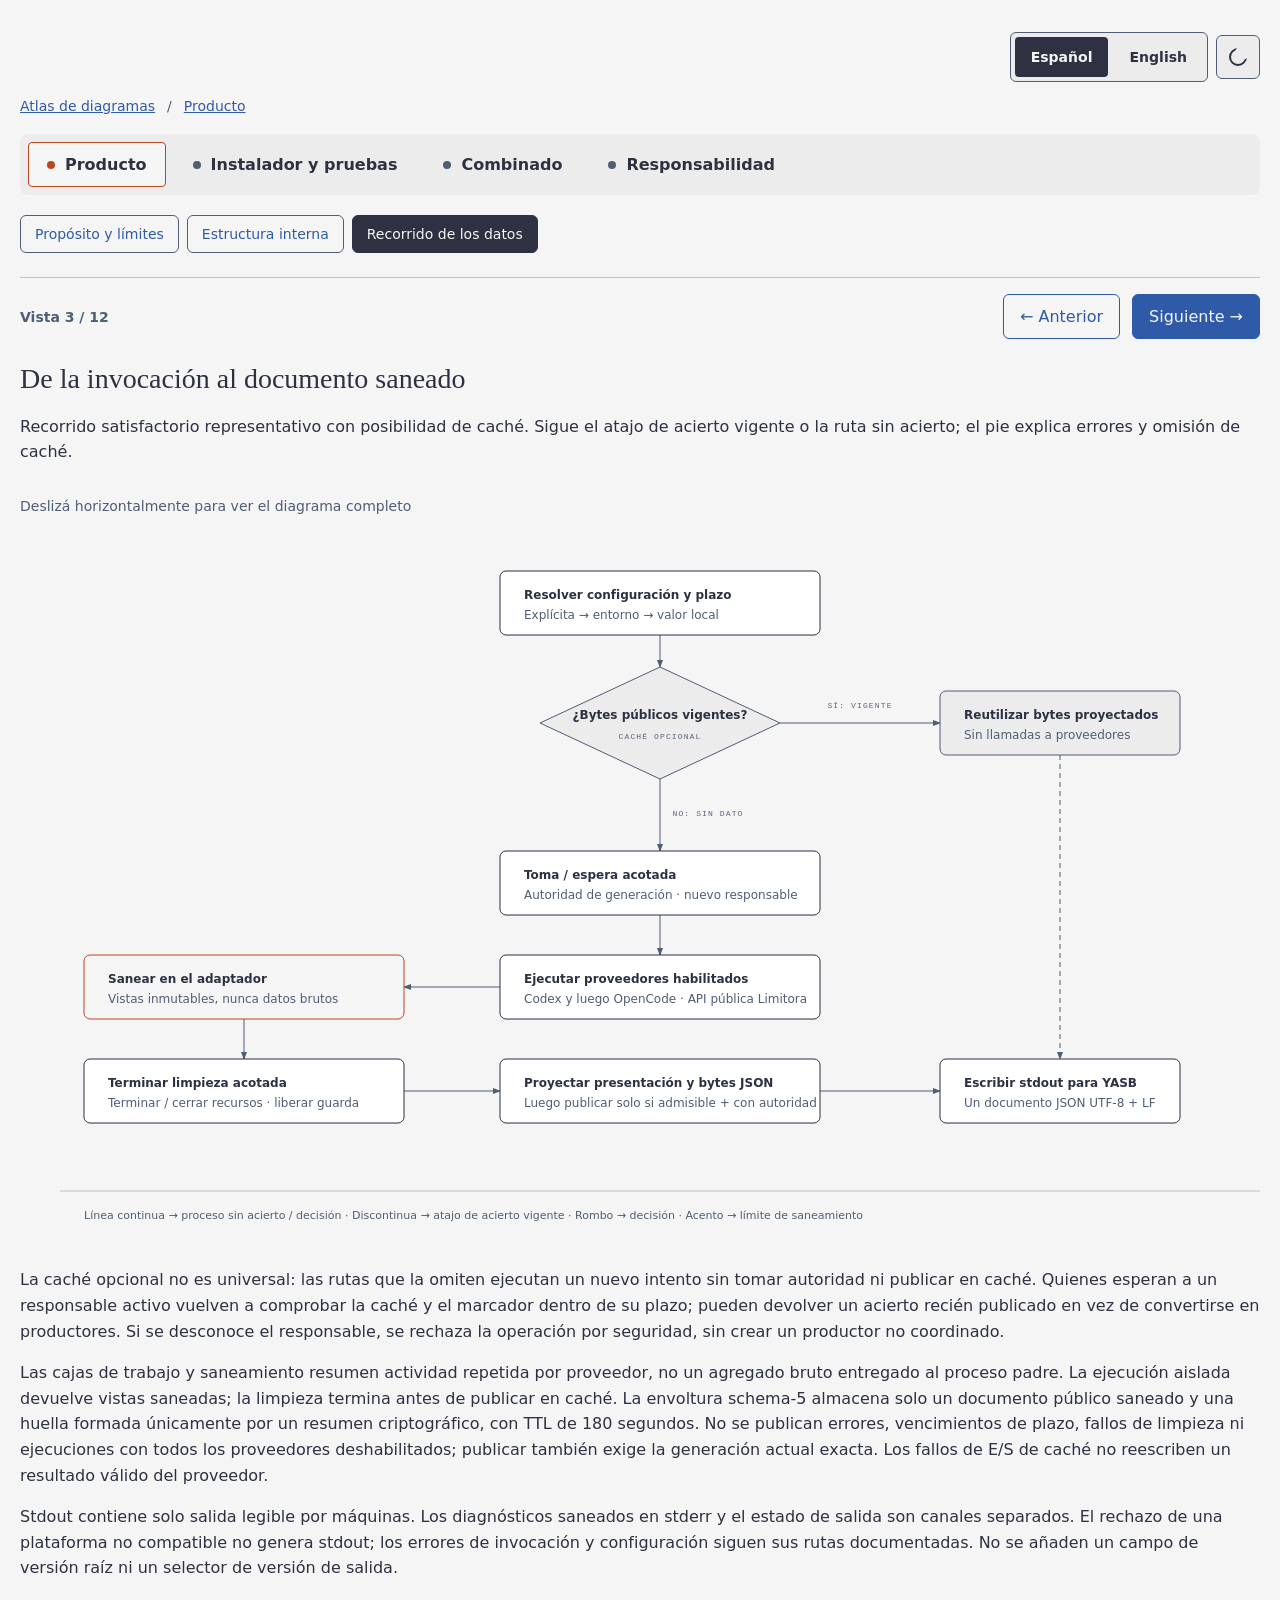
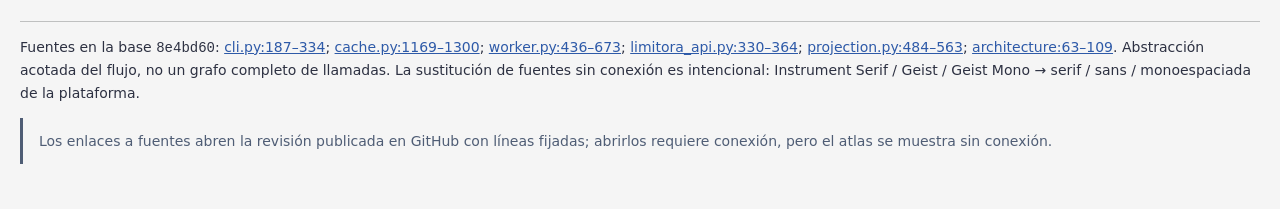
<file: docs/diagramas/data-journey.html>
<!doctype html>
<html lang="en"><head><meta charset="utf-8"><meta name="viewport" content="width=device-width, initial-scale=1"><title>Product data journey</title><style>
body{margin:0;background:var(--paper);color:var(--ink);font-family:'Geist',system-ui,sans-serif}main{max-width:1280px;min-width:0;margin:auto;padding:32px 20px}h1{font:400 28px 'Instrument Serif',serif}p,li{line-height:1.6}a{color:var(--link)}.diagram-container{width:100%;overflow-x:auto}svg{display:block;width:100%;min-width:1280px}.name{font:600 12px 'Geist',system-ui,sans-serif;fill:var(--ink)}.detail{font:400 12px 'Geist',system-ui,sans-serif;fill:var(--muted)}.tag{font:500 8px 'Geist Mono',ui-monospace,monospace;fill:var(--soft);letter-spacing:.14em}.legend{font:400 11px 'Geist',system-ui,sans-serif;fill:var(--muted)}footer{border-top:1px solid var(--rule-solid);margin-top:24px;font-size:14px}@media print{.diagram-container{overflow-x:visible}svg{min-width:0}}
.area-nav,.page-nav{display:flex;flex-wrap:wrap;gap:12px;margin:24px 0}.area-nav a,.page-nav a{padding:12px 16px;border:1px solid var(--muted);border-radius:6px;text-decoration:none}.area-nav [aria-current]{border-bottom:4px solid var(--accent);color:var(--ink)}#language-controls{width:fit-content;margin-left:auto;border:1px solid var(--muted);border-radius:6px;padding:4px}#language-controls button{font:inherit;padding:8px 16px;border:0;background:transparent;color:var(--ink);cursor:pointer}#language-controls [aria-pressed=true]{background:var(--ink);color:var(--paper);border-radius:4px}a:focus-visible,button:focus-visible{outline:3px solid var(--link);outline-offset:4px}

[hidden]{display:none!important}.breadcrumb{display:flex;flex-wrap:wrap;gap:12px;align-items:center;font-size:14px;margin:16px 0;color:var(--muted)}.crumb-divider::before{content:'/';color:var(--muted)}.section-nav{display:flex;flex-wrap:wrap;gap:8px;padding:8px;background:var(--paper-2);border-radius:8px;margin:20px 0}.section-nav a{display:flex;align-items:center;gap:10px;padding:12px 18px;border:1px solid transparent;border-radius:4px;color:var(--ink);text-decoration:none;font-weight:600}.section-nav a::before{content:'';width:8px;height:8px;border-radius:50%;background:var(--muted);display:inline-block;flex-shrink:0}.section-nav [aria-current=location]{background:var(--paper);border-color:var(--accent)}.section-nav [aria-current=location]::before{background:var(--accent);border-color:var(--accent)}.area-nav{gap:8px;margin:16px 0}.area-nav a{padding:10px 14px;font-size:14px;border-color:var(--muted)}.area-nav [aria-current=page]{background:var(--ink);color:var(--paper);border:1px solid var(--ink)}.page-nav{align-items:center;gap:12px;border-top:1px solid var(--rule-solid);padding-top:16px}.page-nav a{border-color:var(--link)}.page-nav [rel=next]{background:var(--link);color:var(--paper)}.progress{margin-right:auto;font-size:14px;font-weight:600;color:var(--muted)}.source-hint{padding:12px 16px;border-left:3px solid var(--muted);font-size:14px;color:var(--muted)}#language-controls{padding:4px;background:var(--paper-2);border-color:var(--muted)}#language-controls button{min-height:40px;font-size:14px;font-weight:600}#language-controls [aria-pressed=true]{background:var(--ink);color:var(--paper)}.atlas-card:hover,.area-nav a:hover,.section-nav a:hover{border-color:var(--link)}a:focus-visible,button:focus-visible{outline:3px solid var(--link);outline-offset:4px}@media(max-width:640px){main{padding:20px 16px}.section-nav a{padding:10px 12px}.page-nav{flex-wrap:wrap}.progress{flex-basis:100%}.area-nav a{padding:10px 12px}}
figure{container-type:inline-size}.scroll-hint{display:none;font-size:14px;color:var(--muted)}@container(width < 1280px){.scroll-hint{display:block}}@media print{.scroll-hint{display:none}}

/* Light retains the original palette. Dark soft/link text is lifted for surface contrast. */
:root{--paper:#f5f5f5;--paper-2:#ececec;--surface:#fff;--ink:#2d3142;--muted:#4f5d75;--soft:#5a6580;--rule-solid:#bfc0c0;--accent:#bf4520;--link:#2e5aa8;color-scheme:light}
:root[data-theme="dark"]{--paper:#2d3142;--paper-2:#393e53;--surface:#393e53;--ink:#f5f5f5;--muted:#bfc0c0;--soft:#bfc0c0;--rule-solid:rgba(191,192,192,0.25);--accent:#f08a59;--link:#8ab4ef;color-scheme:dark}
.control-bar{display:flex;flex-wrap:wrap;justify-content:flex-end;align-items:center;gap:8px}
.control-bar #language-controls{margin:0}
#theme-toggle{box-sizing:border-box;display:grid;place-items:center;min-width:44px;min-height:44px;padding:10px;border:1px solid var(--muted);border-radius:6px;background:var(--paper-2);color:var(--ink);cursor:pointer}
#theme-toggle:hover{border-color:var(--link)}
.theme-icon{box-sizing:border-box;position:relative;display:block;border:2px solid currentColor;border-radius:50%}
.theme-moon{width:18px;height:18px}
.theme-moon::after{content:'';position:absolute;inset:-4px -4px 4px 4px;border-radius:50%;background:var(--paper-2)}
.theme-sun{display:none;width:12px;height:12px}
.theme-sun::before{content:'';position:absolute;inset:-7px;border:2px dashed currentColor;border-radius:50%}
:root[data-theme="dark"] .theme-moon{display:none}
:root[data-theme="dark"] .theme-sun{display:block}
@media print{.control-bar{display:none}}
</style></head><body><main><div class="control-bar"><div id="language-controls" hidden role="group" aria-label="Language" data-i18n-label="Language"><button type="button" data-language="es" lang="es" aria-pressed="false">Español</button> <button type="button" data-language="en" lang="en" aria-pressed="false">English</button></div><button id="theme-toggle" hidden type="button" aria-pressed="false" aria-label="Switch to dark theme" title="Switch to dark theme"><span class="theme-icon theme-moon" aria-hidden="true"></span><span class="theme-icon theme-sun" aria-hidden="true"></span></button></div><nav class="breadcrumb" aria-label="Breadcrumb" data-i18n-label="Breadcrumb"><a href="index.html">Diagram atlas</a><span class="crumb-divider" aria-hidden="true"></span><a href="index.html#product">Product</a></nav><nav class="section-nav" aria-label="Sections" data-i18n-label="Sections"><a href="index.html#product" aria-current="location">Product</a><a href="index.html#installer">Installer &amp; proof</a><a href="index.html#combined">Combined</a><a href="index.html#responsibility">Responsibility</a></nav><nav class="area-nav" aria-label="Area navigation" data-i18n-label="Area navigation"><a href="purpose.html">Purpose and boundaries</a><a href="structure.html">Internal structure</a><a href="data-journey.html" aria-current="page">Data journey</a></nav><nav class="page-nav" aria-label="Reading order" data-i18n-label="Reading order"><span class="progress">View 3 / 12</span><a rel="prev" href="structure.html">← Previous</a><a rel="next" href="installer-transaction.html">Next →</a></nav><h1>From invocation to a sanitized document</h1><p>Representative successful cache-eligible journey. Follow the fresh-hit shortcut or the miss path; error and bypass details remain in the caption.</p><figure style="margin:0"><p class="scroll-hint">Scroll horizontally to see the full diagram</p><div class="diagram-container"><svg xmlns="http://www.w3.org/2000/svg" viewBox="0 0 1280 720" role="img" aria-labelledby="data-journey-title data-journey-desc"><title id="data-journey-title">Product data journey</title><desc id="data-journey-desc">Fresh cache hits return projected bytes without provider work, while misses claim authority, execute providers, sanitize observations, finish cleanup, and project output before eligible publication.</desc><defs><marker id="arrow" markerWidth="8" markerHeight="6" refX="7" refY="3" orient="auto"><polygon points="0 0,8 3,0 6" fill="var(--muted)"/></marker><marker id="arrow-accent" markerWidth="8" markerHeight="6" refX="7" refY="3" orient="auto"><polygon points="0 0,8 3,0 6" fill="var(--accent)"/></marker><marker id="arrow-link" markerWidth="8" markerHeight="6" refX="7" refY="3" orient="auto"><polygon points="0 0,8 3,0 6" fill="var(--link)"/></marker></defs><rect width="1280" height="720" fill="var(--paper)"/>
<path d="M 640 104 V 136" fill="none" stroke="var(--muted)" marker-end="url(#arrow)"/><path d="M 760 192 H 920" fill="none" stroke="var(--muted)" marker-end="url(#arrow)"/><path d="M 640 248 V 320" fill="none" stroke="var(--muted)" marker-end="url(#arrow)"/><path d="M 640 384 V 424" fill="none" stroke="var(--muted)" marker-end="url(#arrow)"/><path d="M 480 456 H 384" fill="none" stroke="var(--muted)" marker-end="url(#arrow)"/><path d="M 224 488 V 528" fill="none" stroke="var(--muted)" marker-end="url(#arrow)"/><path d="M 384 560 H 480" fill="none" stroke="var(--muted)" marker-end="url(#arrow)"/><path d="M 800 560 H 920" fill="none" stroke="var(--muted)" marker-end="url(#arrow)"/><path d="M 1040 224 V 528" fill="none" stroke="var(--muted)" stroke-dasharray="5,4" marker-end="url(#arrow)"/>
<rect x="792" y="164" width="96" height="20" fill="var(--paper)"/><text x="840" y="177" class="tag" text-anchor="middle">YES: FRESH</text><rect x="648" y="272" width="80" height="20" fill="var(--paper)"/><text x="688" y="285" class="tag" text-anchor="middle">NO: MISS</text>
<g data-node="configuration"><rect x="480" y="40" width="320" height="64" rx="6" fill="var(--surface)" stroke="var(--ink)"/><text x="504" y="68" class="name">Resolve configuration and deadline</text><text x="504" y="88" class="detail">Explicit → environment → local default</text></g>
<g data-node="freshness"><polygon points="640,136 760,192 640,248 520,192" fill="var(--paper-2)" stroke="var(--muted)"/><text x="640" y="188" text-anchor="middle" class="name">Fresh public bytes?</text><text x="640" y="208" text-anchor="middle" class="tag">OPTIONAL CACHE</text></g>
<g data-node="reuse"><rect x="920" y="160" width="240" height="64" rx="6" fill="var(--paper-2)" stroke="var(--muted)"/><text x="944" y="188" class="name">Reuse projected bytes</text><text x="944" y="208" class="detail">No provider calls</text></g>
<g data-node="claim"><rect x="480" y="320" width="320" height="64" rx="6" fill="var(--surface)" stroke="var(--ink)"/><text x="504" y="348" class="name">Bounded claim / wait</text><text x="504" y="368" class="detail">Generation authority · fresh refresh owner</text></g>
<g data-node="providers"><rect x="480" y="424" width="320" height="64" rx="6" fill="var(--surface)" stroke="var(--ink)"/><text x="504" y="452" class="name">Execute enabled providers</text><text x="504" y="472" class="detail">Codex then OpenCode · Limitora public API</text></g>
<g data-node="sanitize"><rect x="64" y="424" width="320" height="64" rx="6" fill="var(--paper)" stroke="var(--accent)"/><text x="88" y="452" class="name">Sanitize at the adapter</text><text x="88" y="472" class="detail">Immutable views, never raw provider payloads</text></g>
<g data-node="cleanup"><rect x="64" y="528" width="320" height="64" rx="6" fill="var(--surface)" stroke="var(--ink)"/><text x="88" y="556" class="name">Finish bounded cleanup</text><text x="88" y="576" class="detail">Terminate / close resources · release guard</text></g>
<g data-node="projection"><rect x="480" y="528" width="320" height="64" rx="6" fill="var(--surface)" stroke="var(--ink)"/><text x="504" y="556" class="name">Project presentation and JSON bytes</text><text x="504" y="576" class="detail">Then publish only if eligible + authoritative</text></g>
<g data-node="stdout"><rect x="920" y="528" width="240" height="64" rx="6" fill="var(--surface)" stroke="var(--ink)"/><text x="944" y="556" class="name">Write stdout for YASB</text><text x="944" y="576" class="detail">One UTF-8 JSON document + LF</text></g>
<line x1="40" y1="660" x2="1240" y2="660" stroke="var(--rule-solid)"/><text x="64" y="688" class="legend">Solid → miss-path processing / decision · Dashed → fresh-hit shortcut · Diamond → decision · Accent → sanitization boundary</text></svg></div><figcaption><p>Optional caching is not universal: bypass paths run a fresh attempt without cache claim / publication. Live-owner waiters retry cache and marker state within their deadline; a waiter may return a newly published hit instead of becoming a producer. Unknown ownership fails closed, never spawning an uncoordinated producer.</p><p>The provider-work and sanitization boxes summarize repeated per-provider activity, not a raw aggregate handed to the parent. Sanitized views return from isolated execution; cleanup finishes before cache publication. The schema-5 envelope stores only a sanitized public document and digest-only fingerprint, with a 180-second TTL. Errors, timeouts, cleanup failures, and all-disabled runs are not published; publication also requires the exact current generation. Cache I/O failures do not rewrite a valid provider result.</p><p>Stdout is machine-readable only. Sanitized diagnostics on stderr and exit status are separate channels. Unsupported-platform rejection has no stdout; invocation and configuration errors follow their documented failure paths. No root version field and no output-version selector are introduced.</p></figcaption></figure><footer><p>Sources at base <code>8e4bd60</code>: <a href="https://github.com/dnieblesdev/yasb-limitora/blob/8e4bd6016ca99b4ef20e7eb3555b79525bba3a00/src/yasb_limitora/cli.py#L187-L334" target="_blank" rel="noopener noreferrer">cli.py:187–334</a>; <a href="https://github.com/dnieblesdev/yasb-limitora/blob/8e4bd6016ca99b4ef20e7eb3555b79525bba3a00/src/yasb_limitora/cache.py#L1169-L1300" target="_blank" rel="noopener noreferrer">cache.py:1169–1300</a>; <a href="https://github.com/dnieblesdev/yasb-limitora/blob/8e4bd6016ca99b4ef20e7eb3555b79525bba3a00/src/yasb_limitora/worker.py#L436-L673" target="_blank" rel="noopener noreferrer">worker.py:436–673</a>; <a href="https://github.com/dnieblesdev/yasb-limitora/blob/8e4bd6016ca99b4ef20e7eb3555b79525bba3a00/src/yasb_limitora/limitora_api.py#L330-L364" target="_blank" rel="noopener noreferrer">limitora_api.py:330–364</a>; <a href="https://github.com/dnieblesdev/yasb-limitora/blob/8e4bd6016ca99b4ef20e7eb3555b79525bba3a00/src/yasb_limitora/projection.py#L484-L563" target="_blank" rel="noopener noreferrer">projection.py:484–563</a>; <a href="https://github.com/dnieblesdev/yasb-limitora/blob/8e4bd6016ca99b4ef20e7eb3555b79525bba3a00/docs/architecture/README.md#L63-L109" target="_blank" rel="noopener noreferrer">architecture:63–109</a>. Bounded flow abstraction, not a complete call graph. Offline font fallback is intentional: Instrument Serif / Geist / Geist Mono → platform serif / sans / monospace.</p></footer><p class="source-hint">Source links open the published GitHub revision with pinned line anchors; clicking them requires a network connection, but the atlas renders offline.</p></main><script>
(() => {
  'use strict';
  const translations = {
    "Scroll horizontally to see the full diagram": "Deslizá horizontalmente para ver el diagrama completo",
    "Breadcrumb": "Ruta de navegación",
    "Sections": "Secciones",
    "Product": "Producto",
    "Combined": "Combinado",
    "Responsibility": "Responsabilidad",
    "Installer & proof": "Instalador y pruebas",
    "Diagram atlas": "Atlas de diagramas",
    "View 3 / 12": "Vista 3 / 12",
    "Next →": "Siguiente →",
    "Source links open the published GitHub revision with pinned line anchors; clicking them requires a network connection, but the atlas renders offline.": "Los enlaces a fuentes abren la revisión publicada en GitHub con líneas fijadas; abrirlos requiere conexión, pero el atlas se muestra sin conexión.",
    "Language": "Idioma",
    "Area navigation": "Navegación por áreas",
    "Reading order": "Orden de lectura",
    "Purpose and boundaries": "Propósito y límites",
    "Internal structure": "Estructura interna",
    "Data journey": "Recorrido de los datos",
    "← Previous": "← Anterior",
    "Product data journey": "Recorrido de los datos del producto",
    "Product diagrams": "Diagramas del producto",
    "From invocation to a sanitized document": "De la invocación al documento saneado",
    "Representative successful cache-eligible journey. Follow the fresh-hit shortcut or the miss path; error and bypass details remain in the caption.": "Recorrido satisfactorio representativo con posibilidad de caché. Sigue el atajo de acierto vigente o la ruta sin acierto; el pie explica errores y omisión de caché.",
    "Fresh cache hits return projected bytes without provider work, while misses claim authority, execute providers, sanitize observations, finish cleanup, and project output before eligible publication.": "Los aciertos vigentes devuelven bytes proyectados sin trabajo de proveedores; sin acierto, se obtiene autoridad, se ejecutan proveedores, se sanean observaciones, se termina la limpieza y se proyecta la salida antes de una publicación admisible.",
    "YES: FRESH": "SÍ: VIGENTE",
    "NO: MISS": "NO: SIN DATO",
    "Resolve configuration and deadline": "Resolver configuración y plazo",
    "Explicit → environment → local default": "Explícita → entorno → valor local",
    "Fresh public bytes?": "¿Bytes públicos vigentes?",
    "OPTIONAL CACHE": "CACHÉ OPCIONAL",
    "Reuse projected bytes": "Reutilizar bytes proyectados",
    "No provider calls": "Sin llamadas a proveedores",
    "Bounded claim / wait": "Toma / espera acotada",
    "Generation authority · fresh refresh owner": "Autoridad de generación · nuevo responsable",
    "Execute enabled providers": "Ejecutar proveedores habilitados",
    "Codex then OpenCode · Limitora public API": "Codex y luego OpenCode · API pública Limitora",
    "Sanitize at the adapter": "Sanear en el adaptador",
    "Immutable views, never raw provider payloads": "Vistas inmutables, nunca datos brutos",
    "Finish bounded cleanup": "Terminar limpieza acotada",
    "Terminate / close resources · release guard": "Terminar / cerrar recursos · liberar guarda",
    "Project presentation and JSON bytes": "Proyectar presentación y bytes JSON",
    "Then publish only if eligible + authoritative": "Luego publicar solo si admisible + con autoridad",
    "Write stdout for YASB": "Escribir stdout para YASB",
    "One UTF-8 JSON document + LF": "Un documento JSON UTF-8 + LF",
    "Solid → miss-path processing / decision · Dashed → fresh-hit shortcut · Diamond → decision · Accent → sanitization boundary": "Línea continua → proceso sin acierto / decisión · Discontinua → atajo de acierto vigente · Rombo → decisión · Acento → límite de saneamiento",
    "Optional caching is not universal: bypass paths run a fresh attempt without cache claim / publication. Live-owner waiters retry cache and marker state within their deadline; a waiter may return a newly published hit instead of becoming a producer. Unknown ownership fails closed, never spawning an uncoordinated producer.": "La caché opcional no es universal: las rutas que la omiten ejecutan un nuevo intento sin tomar autoridad ni publicar en caché. Quienes esperan a un responsable activo vuelven a comprobar la caché y el marcador dentro de su plazo; pueden devolver un acierto recién publicado en vez de convertirse en productores. Si se desconoce el responsable, se rechaza la operación por seguridad, sin crear un productor no coordinado.",
    "The provider-work and sanitization boxes summarize repeated per-provider activity, not a raw aggregate handed to the parent. Sanitized views return from isolated execution; cleanup finishes before cache publication. The schema-5 envelope stores only a sanitized public document and digest-only fingerprint, with a 180-second TTL. Errors, timeouts, cleanup failures, and all-disabled runs are not published; publication also requires the exact current generation. Cache I/O failures do not rewrite a valid provider result.": "Las cajas de trabajo y saneamiento resumen actividad repetida por proveedor, no un agregado bruto entregado al proceso padre. La ejecución aislada devuelve vistas saneadas; la limpieza termina antes de publicar en caché. La envoltura schema-5 almacena solo un documento público saneado y una huella formada únicamente por un resumen criptográfico, con TTL de 180 segundos. No se publican errores, vencimientos de plazo, fallos de limpieza ni ejecuciones con todos los proveedores deshabilitados; publicar también exige la generación actual exacta. Los fallos de E/S de caché no reescriben un resultado válido del proveedor.",
    "Stdout is machine-readable only. Sanitized diagnostics on stderr and exit status are separate channels. Unsupported-platform rejection has no stdout; invocation and configuration errors follow their documented failure paths. No root version field and no output-version selector are introduced.": "Stdout contiene solo salida legible por máquinas. Los diagnósticos saneados en stderr y el estado de salida son canales separados. El rechazo de una plataforma no compatible no genera stdout; los errores de invocación y configuración siguen sus rutas documentadas. No se añaden un campo de versión raíz ni un selector de versión de salida.",
    "Sources at base": "Fuentes en la base",
    ". Bounded flow abstraction, not a complete call graph. Offline font fallback is intentional: Instrument Serif / Geist / Geist Mono → platform serif / sans / monospace.": ". Abstracción acotada del flujo, no un grafo completo de llamadas. La sustitución de fuentes sin conexión es intencional: Instrument Serif / Geist / Geist Mono → serif / sans / monoespaciada de la plataforma."
  };
  const walker = document.createTreeWalker(document.documentElement, NodeFilter.SHOW_TEXT);
  const entries = [];
  while (walker.nextNode()) {
    const node = walker.currentNode;
    if (node.parentElement.closest('script, style, code, button')) continue;
    const english = node.textContent.trim();
    if (Object.prototype.hasOwnProperty.call(translations, english)) entries.push({node, original: node.textContent, english});
  }
  const controls = document.getElementById('language-controls');
  const buttons = controls.querySelectorAll('button');
  const themeButton = document.getElementById('theme-toggle');
  let theme = 'light';
  const updateThemeControl = () => {
    const dark = theme === 'dark';
    const spanish = document.documentElement.lang === 'es';
    const label = spanish
      ? (dark ? 'Activar tema claro' : 'Activar tema oscuro')
      : (dark ? 'Switch to light theme' : 'Switch to dark theme');
    themeButton.setAttribute('aria-label', label);
    themeButton.title = label;
    themeButton.setAttribute('aria-pressed', String(dark));
  };
  const applyTheme = selected => {
    theme = selected === 'dark' ? 'dark' : 'light';
    document.documentElement.dataset.theme = theme;
    updateThemeControl();
  };
  try {
    const saved = localStorage.getItem('yasb-limitora-theme');
    if (saved === 'light' || saved === 'dark') theme = saved;
  } catch (_) { /* Storage may be unavailable, including on file://. */ }
  applyTheme(theme);
  themeButton.addEventListener('click', () => {
    applyTheme(theme === 'dark' ? 'light' : 'dark');
    try { localStorage.setItem('yasb-limitora-theme', theme); } catch (_) { /* Session-only choice. */ }
  });
  themeButton.hidden = false;
  const applyLanguage = language => {
    for (const {node, original, english} of entries) node.textContent = original.replace(english, language === 'es' ? translations[english] : english);
    document.documentElement.lang = language;
    for (const element of document.querySelectorAll('[data-i18n-label]')) {
      const english = element.dataset.i18nLabel;
      element.setAttribute('aria-label', language === 'es' ? translations[english] : english);
    }
    for (const button of buttons) button.setAttribute('aria-pressed', String(button.dataset.language === language));
    updateThemeControl();
  };
  let language = 'es';
  try {
    const saved = localStorage.getItem('yasb-limitora-language');
    if (saved === 'es' || saved === 'en') language = saved;
  } catch (_) { /* Storage may be unavailable, including on file://. */ }
  applyLanguage(language);
  for (const button of buttons) button.addEventListener('click', () => {
    const selected = button.dataset.language;
    if (selected !== 'es' && selected !== 'en') return;
    applyLanguage(selected);
    try { localStorage.setItem('yasb-limitora-language', selected); } catch (_) { /* Session-only choice. */ }
  });
  controls.hidden = false;
})();
</script></body></html>
</file>
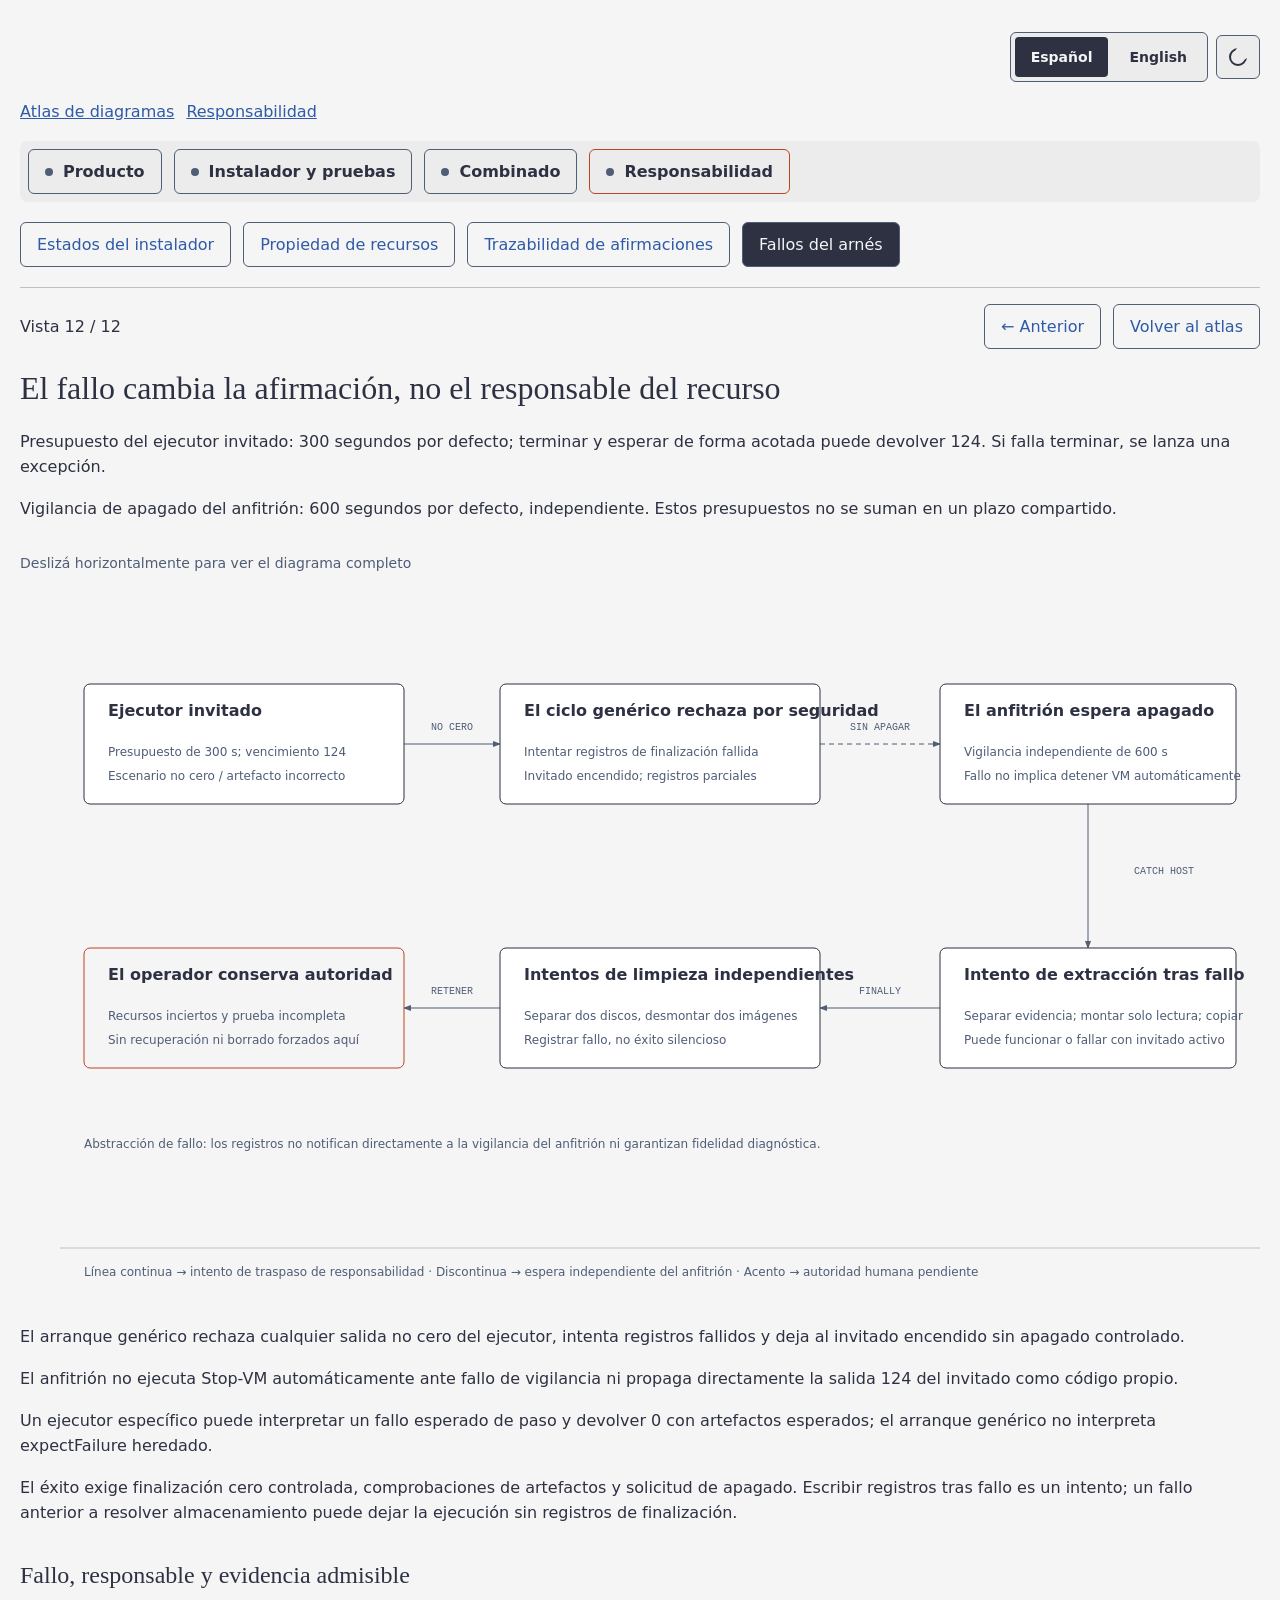
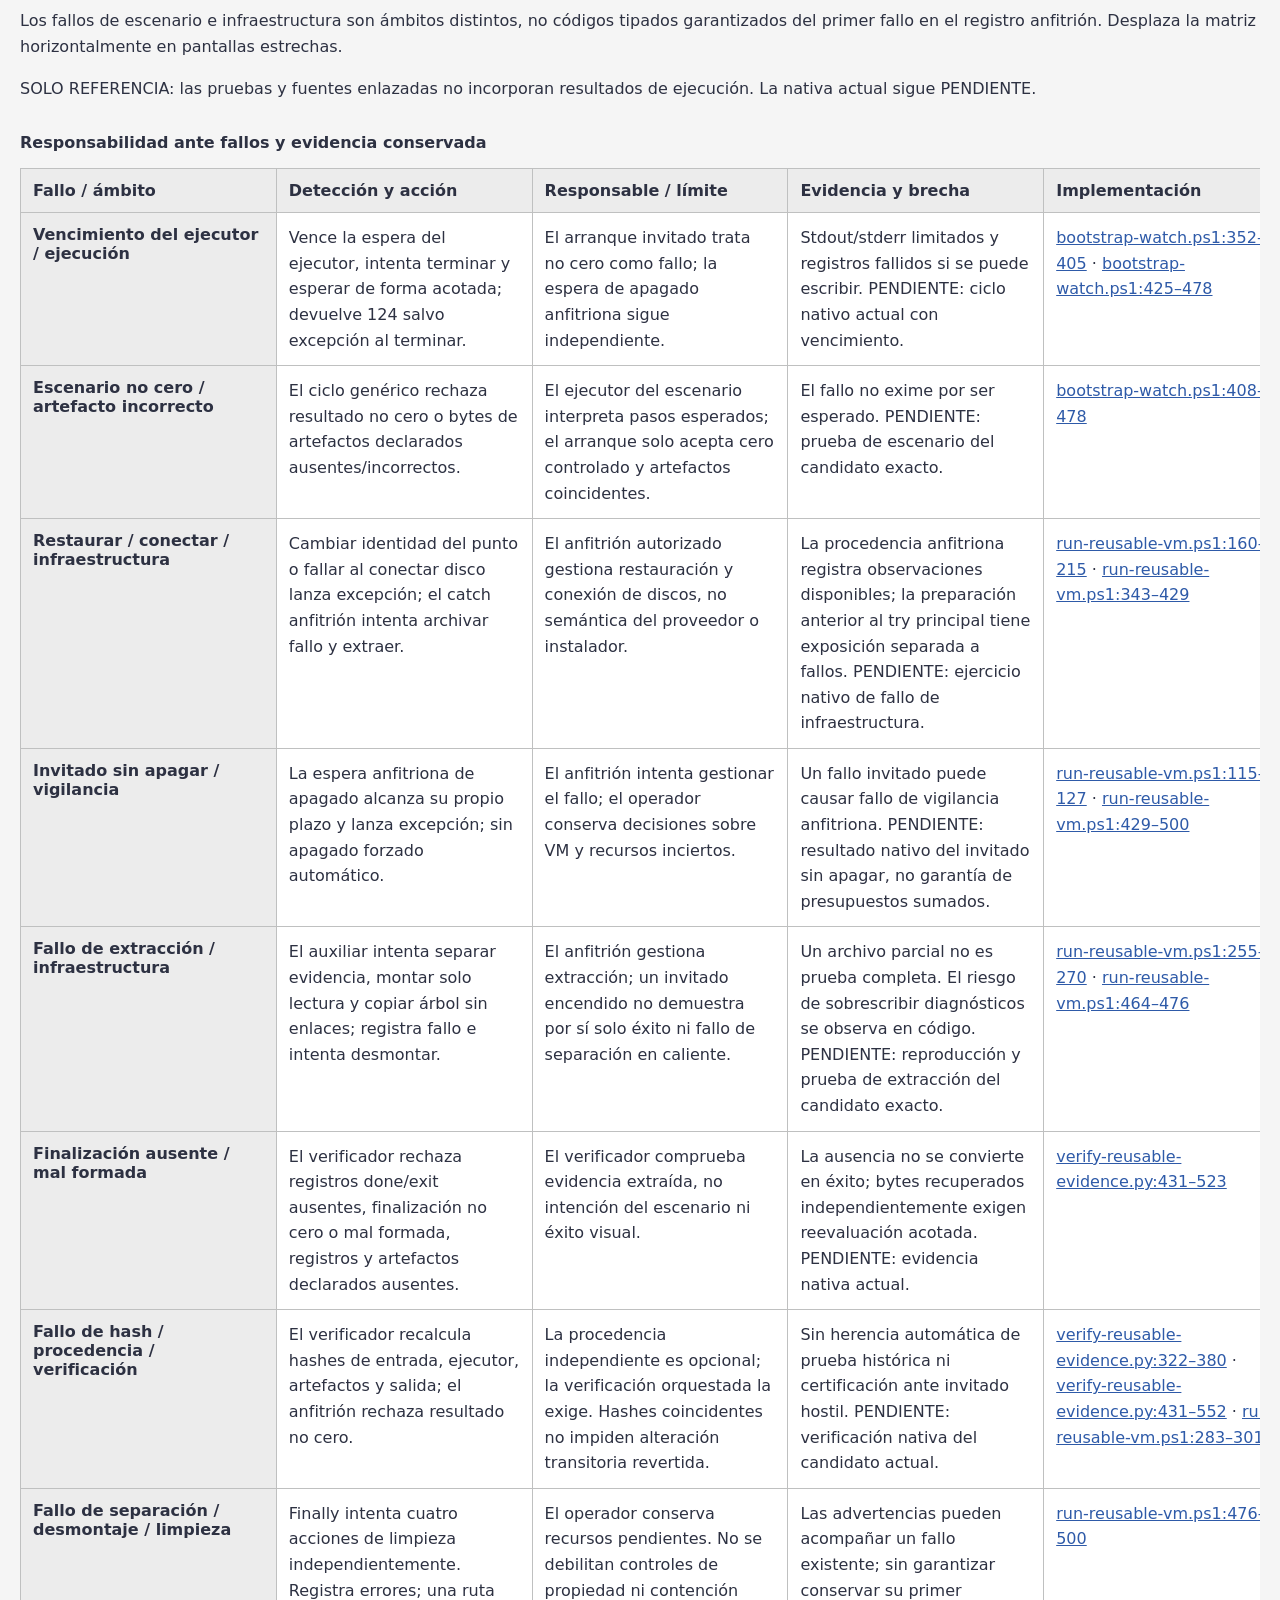
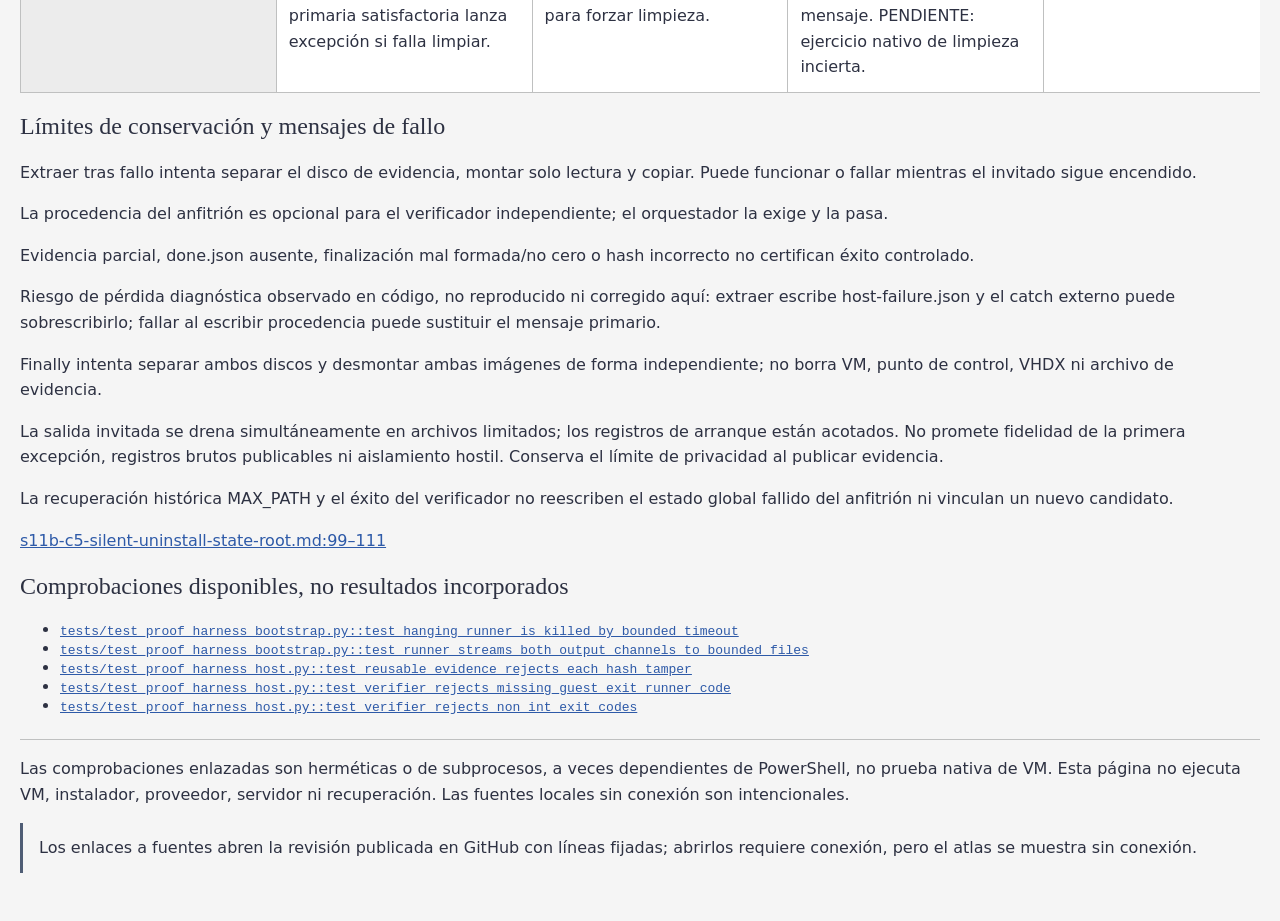
<file: docs/diagramas/harness-failures.html>
<!doctype html>
<html lang="en"><head><meta charset="utf-8"><meta name="viewport" content="width=device-width, initial-scale=1"><title>Harness failures</title><style>
body{margin:0;background:var(--paper);color:var(--ink);font-family:'Geist',system-ui,sans-serif}main{max-width:1280px;margin:auto;padding:32px 20px}h1,h2{font-family:'Instrument Serif',serif;font-weight:400}p,td{line-height:1.6}a{color:var(--link)}code{overflow-wrap:anywhere}footer{border-top:1px solid var(--rule-solid);margin-top:24px}
.breadcrumb,.section-nav,.area-nav,.page-nav{display:flex;flex-wrap:wrap;gap:12px;margin:20px 0;align-items:center}.section-nav{padding:8px;background:var(--paper-2);border-radius:8px}.section-nav a,.area-nav a,.page-nav a{padding:12px 16px;border:1px solid var(--muted);border-radius:6px;text-decoration:none}.section-nav a{display:flex;align-items:center;gap:10px;color:var(--ink);font-weight:600}.section-nav a::before{content:'';width:8px;height:8px;border-radius:50%;background:var(--muted);display:inline-block;flex-shrink:0}.section-nav [aria-current=location]{border-color:var(--accent)}.area-nav [aria-current=page]{background:var(--ink);color:var(--paper)}.page-nav{border-top:1px solid var(--rule-solid);padding-top:16px}.progress{margin-right:auto}a:focus-visible,button:focus-visible{outline:3px solid var(--link);outline-offset:4px}
[hidden]{display:none!important}#language-controls{width:fit-content;margin-left:auto;border:1px solid var(--muted);border-radius:6px;padding:4px;background:var(--paper-2)}#language-controls button{font:600 14px system-ui,sans-serif;min-height:40px;padding:8px 16px;border:0;background:transparent;color:var(--ink);cursor:pointer}#language-controls [aria-pressed=true]{background:var(--ink);color:var(--paper);border-radius:4px}
figure{container-type:inline-size}.scroll-hint{display:none;font-size:14px;color:var(--muted)}.diagram-container{width:100%;overflow-x:auto}svg{display:block;width:100%;min-width:1280px}.name{font:600 16px system-ui,sans-serif;fill:var(--ink)}.detail{font:400 12px system-ui,sans-serif;fill:var(--muted)}.tag{font:500 10px ui-monospace,monospace;fill:var(--muted)}.legend{font:400 12px system-ui,sans-serif;fill:var(--muted)}.table-container{overflow-x:auto}table{border-collapse:collapse;min-width:1280px;width:100%;background:var(--surface);table-layout:fixed}caption{text-align:left;font-weight:600;margin:16px 0}th,td{padding:12px;text-align:left;vertical-align:top;border:1px solid var(--rule-solid);overflow-wrap:anywhere}th{background:var(--paper-2)}.source-hint{border-left:3px solid var(--muted);padding:12px 16px}
@container(width < 1280px){.scroll-hint{display:block}}@media(max-width:640px){main{padding:20px 16px}.progress{flex-basis:100%}.section-nav a{padding:10px 12px}}@media print{.scroll-hint{display:none}}@media print{svg,table{min-width:0}.diagram-container,.table-container{overflow-x:visible}#language-controls{display:none}}

/* Light retains the original palette. Dark soft/link text is lifted for surface contrast. */
:root{--paper:#f5f5f5;--paper-2:#ececec;--surface:#fff;--ink:#2d3142;--muted:#4f5d75;--soft:#5a6580;--rule-solid:#bfc0c0;--accent:#bf4520;--link:#2e5aa8;color-scheme:light}
:root[data-theme="dark"]{--paper:#2d3142;--paper-2:#393e53;--surface:#393e53;--ink:#f5f5f5;--muted:#bfc0c0;--soft:#bfc0c0;--rule-solid:rgba(191,192,192,0.25);--accent:#f08a59;--link:#8ab4ef;color-scheme:dark}
.control-bar{display:flex;flex-wrap:wrap;justify-content:flex-end;align-items:center;gap:8px}
.control-bar #language-controls{margin:0}
#theme-toggle{box-sizing:border-box;display:grid;place-items:center;min-width:44px;min-height:44px;padding:10px;border:1px solid var(--muted);border-radius:6px;background:var(--paper-2);color:var(--ink);cursor:pointer}
#theme-toggle:hover{border-color:var(--link)}
.theme-icon{box-sizing:border-box;position:relative;display:block;border:2px solid currentColor;border-radius:50%}
.theme-moon{width:18px;height:18px}
.theme-moon::after{content:'';position:absolute;inset:-4px -4px 4px 4px;border-radius:50%;background:var(--paper-2)}
.theme-sun{display:none;width:12px;height:12px}
.theme-sun::before{content:'';position:absolute;inset:-7px;border:2px dashed currentColor;border-radius:50%}
:root[data-theme="dark"] .theme-moon{display:none}
:root[data-theme="dark"] .theme-sun{display:block}
@media print{.control-bar{display:none}}
</style></head><body><main>
<div class="control-bar"><div id="language-controls" hidden role="group" aria-label="Language" data-i18n-label="Language"><button type="button" data-language="es" lang="es" aria-pressed="false">Español</button> <button type="button" data-language="en" lang="en" aria-pressed="false">English</button></div><button id="theme-toggle" hidden type="button" aria-pressed="false" aria-label="Switch to dark theme" title="Switch to dark theme"><span class="theme-icon theme-moon" aria-hidden="true"></span><span class="theme-icon theme-sun" aria-hidden="true"></span></button></div>
<nav class="breadcrumb" aria-label="Breadcrumb" data-i18n-label="Breadcrumb"><a href="index.html">Diagram atlas</a><a href="index.html#responsibility">Responsibility</a></nav>
<nav class="section-nav" aria-label="Sections" data-i18n-label="Sections"><a href="index.html#product">Product</a><a href="index.html#installer">Installer &amp; proof</a><a href="index.html#combined">Combined</a><a href="index.html#responsibility" aria-current="location">Responsibility</a></nav>
<nav class="area-nav" aria-label="Area navigation" data-i18n-label="Area navigation"><a href="installer-states.html">Installer states</a><a href="resource-ownership.html">Resource ownership</a><a href="claim-traceability.html">Claim traceability</a><a href="harness-failures.html" aria-current="page">Harness failures</a></nav>
<nav class="page-nav" aria-label="Reading order" data-i18n-label="Reading order"><span class="progress">View 12 / 12</span><a rel="prev" href="claim-traceability.html">← Previous</a><a rel="next" href="index.html">Back to the atlas</a></nav>
<h1>Failure changes the claim, not the resource owner</h1>
<p>Guest runner budget: 300 seconds by default; bounded kill/waits can return 124. Kill failure throws instead.</p>
<p>Host Off watchdog: independent 600-second default. These budgets are not added into one shared deadline.</p>
<figure style="margin:0"><p class="scroll-hint">Scroll horizontally to see the full diagram</p><div class="diagram-container"><svg xmlns="http://www.w3.org/2000/svg" viewBox="0 0 1280 720" role="img" aria-labelledby="harness-failures-title harness-failures-desc">
<title id="harness-failures-title">Harness failures</title><desc id="harness-failures-desc">A failed generic guest cycle leaves the guest up while the independent host watchdog, extraction attempt and cleanup preserve unresolved operator responsibility.</desc><defs><marker id="arrow" markerWidth="8" markerHeight="6" refX="7" refY="3" orient="auto"><polygon points="0 0,8 3,0 6" fill="var(--muted)"/></marker></defs><rect width="1280" height="720" fill="var(--paper)"/>
<path d="M 384 156 H 480" fill="none" stroke="var(--muted)" marker-end="url(#arrow)"/><path d="M 800 156 H 920" fill="none" stroke="var(--muted)" stroke-dasharray="5,4" marker-end="url(#arrow)"/><path d="M 1068 216 V 360" fill="none" stroke="var(--muted)" marker-end="url(#arrow)"/><path d="M 920 420 H 800" fill="none" stroke="var(--muted)" marker-end="url(#arrow)"/><path d="M 480 420 H 384" fill="none" stroke="var(--muted)" marker-end="url(#arrow)"/>
<rect x="396" y="128" width="72" height="20" fill="var(--paper)"/><text x="432" y="142" text-anchor="middle" class="tag">NONZERO</text><rect x="808" y="128" width="104" height="20" fill="var(--paper)"/><text x="860" y="142" text-anchor="middle" class="tag">NO SHUTDOWN</text><rect x="1080" y="272" width="128" height="20" fill="var(--paper)"/><text x="1144" y="286" text-anchor="middle" class="tag">HOST CATCH</text><rect x="808" y="392" width="104" height="20" fill="var(--paper)"/><text x="860" y="406" text-anchor="middle" class="tag">FINALLY</text><rect x="396" y="392" width="72" height="20" fill="var(--paper)"/><text x="432" y="406" text-anchor="middle" class="tag">RETAIN</text>
<g data-node="runner"><rect x="64" y="96" width="320" height="120" rx="6" fill="var(--surface)" stroke="var(--ink)"/><text x="88" y="128" class="name">Guest runner</text><text x="88" y="168" class="detail">300 s runner budget; timeout code 124</text><text x="88" y="192" class="detail">Scenario nonzero / artifact mismatch</text></g>
<g data-node="guest-failed"><rect x="480" y="96" width="320" height="120" rx="6" fill="var(--surface)" stroke="var(--ink)"/><text x="504" y="128" class="name">Generic cycle fails closed</text><text x="504" y="168" class="detail">Attempt failed completion records</text><text x="504" y="192" class="detail">Guest stays up; records may be partial</text></g>
<g data-node="watchdog"><rect x="920" y="96" width="296" height="120" rx="6" fill="var(--surface)" stroke="var(--ink)"/><text x="944" y="128" class="name">Host waits for Off</text><text x="944" y="168" class="detail">Independent 600 s default watchdog</text><text x="944" y="192" class="detail">Failure is not automatic VM stop</text></g>
<g data-node="extraction"><rect x="920" y="360" width="296" height="120" rx="6" fill="var(--surface)" stroke="var(--ink)"/><text x="944" y="392" class="name">Failure extraction attempt</text><text x="944" y="432" class="detail">Detach evidence; mount read-only; copy</text><text x="944" y="456" class="detail">May succeed or fail with guest up</text></g>
<g data-node="cleanup"><rect x="480" y="360" width="320" height="120" rx="6" fill="var(--surface)" stroke="var(--ink)"/><text x="504" y="392" class="name">Independent cleanup attempts</text><text x="504" y="432" class="detail">Two disk detaches, two image dismounts</text><text x="504" y="456" class="detail">Record cleanup failure, not silent success</text></g>
<g data-node="operator"><rect x="64" y="360" width="320" height="120" rx="6" fill="var(--paper)" stroke="var(--accent)"/><text x="88" y="392" class="name">Operator retains authority</text><text x="88" y="432" class="detail">Uncertain resources and incomplete proof</text><text x="88" y="456" class="detail">No forced recovery or deletion here</text></g>
<text x="64" y="560" class="detail">Failure path abstraction: records do not directly notify the host watchdog or guarantee diagnostic fidelity.</text>
<line x1="40" y1="660" x2="1240" y2="660" stroke="var(--rule-solid)"/><text x="64" y="688" class="legend">Solid → attempted responsibility handoff · Dashed → independent host wait · Accent → unresolved human authority</text>
</svg></div><figcaption>
<p>Generic bootstrap rejects any nonzero runner exit, attempts failed records, and leaves the guest up without controlled shutdown.</p>
<p>The host does not automatically Stop-VM on watchdog failure and does not directly propagate guest exit 124 as its own exit code.</p>
<p>A scenario-specific runner may interpret an expected step failure and return 0 with expected artifacts; generic bootstrap does not interpret legacy expectFailure.</p>
<p>Success requires controlled zero completion, expected artifact checks and requested shutdown. Bootstrap record writing on failure is best effort; a failure before resolving evidence storage may leave no completion records.</p>
</figcaption></figure>
<h2>Fault, owner and admissible evidence</h2>
<p>Scenario failures and infrastructure failures are different scopes, not guaranteed typed first-failure codes in the host record. Scroll the matrix horizontally on narrow screens.</p>
<p>REFERENCE ONLY: available tests and source links embed no execution result. Native current remains PENDING.</p>
<div class="table-container" role="region" aria-label="Failure matrix" data-i18n-label="Failure matrix" tabindex="0"><table><caption>Failure responsibility and retained evidence</caption><thead><tr><th scope="col">Fault / scope</th><th scope="col">Detection and action</th><th scope="col">Responsible owner / limit</th><th scope="col">Evidence and gap</th><th scope="col">Implementation</th></tr></thead><tbody>
<tr data-fault="guest-timeout"><th scope="row">Runner timeout / execution</th><td>Runner wait expires, attempts kill and bounded waits; returns 124 unless kill throws.</td><td>Guest bootstrap treats nonzero as failure; host Off wait remains independent.</td><td>Capped stdout/stderr and failed records if writable. PENDING: current native timeout lifecycle.</td><td><a href="https://github.com/dnieblesdev/yasb-limitora/blob/8e4bd6016ca99b4ef20e7eb3555b79525bba3a00/proof-harness/guest/bootstrap-watch.ps1#L352-L405" target="_blank" rel="noopener noreferrer">bootstrap-watch.ps1:352–405</a> · <a href="https://github.com/dnieblesdev/yasb-limitora/blob/8e4bd6016ca99b4ef20e7eb3555b79525bba3a00/proof-harness/guest/bootstrap-watch.ps1#L425-L478" target="_blank" rel="noopener noreferrer">bootstrap-watch.ps1:425–478</a></td></tr>
<tr data-fault="scenario-artifact"><th scope="row">Scenario nonzero / artifact mismatch</th><td>Generic cycle rejects nonzero runner result or missing/wrong declared artifact bytes.</td><td>Scenario runner owns expected-step semantics; bootstrap only accepts controlled zero and matching artifacts.</td><td>Failure is not an expected-failure waiver. PENDING: exact candidate scenario proof.</td><td><a href="https://github.com/dnieblesdev/yasb-limitora/blob/8e4bd6016ca99b4ef20e7eb3555b79525bba3a00/proof-harness/guest/bootstrap-watch.ps1#L408-L478" target="_blank" rel="noopener noreferrer">bootstrap-watch.ps1:408–478</a></td></tr>
<tr data-fault="restore-attach"><th scope="row">Restore / attach / infrastructure</th><td>Checkpoint identity drift or failed disk attach throws; host catch attempts failure archive and extraction.</td><td>Authorized host owns restore and disk binding, not provider or installer semantics.</td><td>Host provenance records available observations; staging before the main try has separate failure exposure. PENDING: native infrastructure fault exercise.</td><td><a href="https://github.com/dnieblesdev/yasb-limitora/blob/8e4bd6016ca99b4ef20e7eb3555b79525bba3a00/proof-harness/host/run-reusable-vm.ps1#L160-L215" target="_blank" rel="noopener noreferrer">run-reusable-vm.ps1:160–215</a> · <a href="https://github.com/dnieblesdev/yasb-limitora/blob/8e4bd6016ca99b4ef20e7eb3555b79525bba3a00/proof-harness/host/run-reusable-vm.ps1#L343-L429" target="_blank" rel="noopener noreferrer">run-reusable-vm.ps1:343–429</a></td></tr>
<tr data-fault="guest-not-off"><th scope="row">Guest not Off / watchdog</th><td>Host Off wait reaches its own timeout and throws; no automatic forced shutdown.</td><td>Host attempts failure handling; operator retains VM and uncertain resource decisions.</td><td>Guest failure can lead to host watchdog failure. PENDING: native guest-not-Off outcome, not a summed budget guarantee.</td><td><a href="https://github.com/dnieblesdev/yasb-limitora/blob/8e4bd6016ca99b4ef20e7eb3555b79525bba3a00/proof-harness/host/run-reusable-vm.ps1#L115-L127" target="_blank" rel="noopener noreferrer">run-reusable-vm.ps1:115–127</a> · <a href="https://github.com/dnieblesdev/yasb-limitora/blob/8e4bd6016ca99b4ef20e7eb3555b79525bba3a00/proof-harness/host/run-reusable-vm.ps1#L429-L500" target="_blank" rel="noopener noreferrer">run-reusable-vm.ps1:429–500</a></td></tr>
<tr data-fault="extraction"><th scope="row">Extraction failure / infrastructure</th><td>Failure helper attempts evidence detach, read-only mount and plain-tree copy; records failure and attempts dismount.</td><td>Host owns extraction; guest running does not alone establish success or failure of hot-detach.</td><td>Partial archive is not complete proof. Diagnostic overwriting concern is source-observed. PENDING: reproduction and exact candidate extraction proof.</td><td><a href="https://github.com/dnieblesdev/yasb-limitora/blob/8e4bd6016ca99b4ef20e7eb3555b79525bba3a00/proof-harness/host/run-reusable-vm.ps1#L255-L270" target="_blank" rel="noopener noreferrer">run-reusable-vm.ps1:255–270</a> · <a href="https://github.com/dnieblesdev/yasb-limitora/blob/8e4bd6016ca99b4ef20e7eb3555b79525bba3a00/proof-harness/host/run-reusable-vm.ps1#L464-L476" target="_blank" rel="noopener noreferrer">run-reusable-vm.ps1:464–476</a></td></tr>
<tr data-fault="incomplete-evidence"><th scope="row">Missing / malformed completion</th><td>Verifier rejects missing done/exit records, nonzero or malformed completion, missing logs and declared artifacts.</td><td>Verifier checks extracted evidence, not scenario intent or UI success.</td><td>Absence cannot become success; independently recovered bytes require bounded reassessment. PENDING: current native evidence.</td><td><a href="https://github.com/dnieblesdev/yasb-limitora/blob/8e4bd6016ca99b4ef20e7eb3555b79525bba3a00/proof-harness/host/verify-reusable-evidence.py#L431-L523" target="_blank" rel="noopener noreferrer">verify-reusable-evidence.py:431–523</a></td></tr>
<tr data-fault="verification"><th scope="row">Hash / provenance / verification failure</th><td>Verifier recomputes input, runner, artifact and exit hashes; host rejects nonzero verifier result.</td><td>Standalone provenance is optional; orchestrated verification requires it. Matching hashes do not defeat reverted transient input tamper.</td><td>No automatic historical proof inheritance or hostile-guest attestation. PENDING: current candidate native verification.</td><td><a href="https://github.com/dnieblesdev/yasb-limitora/blob/8e4bd6016ca99b4ef20e7eb3555b79525bba3a00/proof-harness/host/verify-reusable-evidence.py#L322-L380" target="_blank" rel="noopener noreferrer">verify-reusable-evidence.py:322–380</a> · <a href="https://github.com/dnieblesdev/yasb-limitora/blob/8e4bd6016ca99b4ef20e7eb3555b79525bba3a00/proof-harness/host/verify-reusable-evidence.py#L431-L552" target="_blank" rel="noopener noreferrer">verify-reusable-evidence.py:431–552</a> · <a href="https://github.com/dnieblesdev/yasb-limitora/blob/8e4bd6016ca99b4ef20e7eb3555b79525bba3a00/proof-harness/host/run-reusable-vm.ps1#L283-L301" target="_blank" rel="noopener noreferrer">run-reusable-vm.ps1:283–301</a></td></tr>
<tr data-fault="cleanup"><th scope="row">Detach / dismount / cleanup failure</th><td>Finally attempts four cleanup actions independently. Cleanup errors are recorded; a clean primary path throws on cleanup failure.</td><td>Operator retains unresolved resources. Neither ownership checks nor containment are weakened to force cleanup.</td><td>Warnings may accompany an existing failure; no guarantee that its first message survives. PENDING: native cleanup uncertainty exercise.</td><td><a href="https://github.com/dnieblesdev/yasb-limitora/blob/8e4bd6016ca99b4ef20e7eb3555b79525bba3a00/proof-harness/host/run-reusable-vm.ps1#L476-L500" target="_blank" rel="noopener noreferrer">run-reusable-vm.ps1:476–500</a></td></tr>
</tbody></table></div>
<h2>Custody and failure-message limits</h2>
<p>Failure extraction attempts evidence-disk detach, then read-only mount and copy. It may succeed or fail while the guest is running.</p>
<p>Standalone verifier host provenance is optional; the orchestrator requires and passes host provenance.</p>
<p>Partial evidence, missing done.json, malformed/nonzero completion or hash mismatch cannot certify controlled success.</p>
<p>Source-observed diagnostic-loss concern, not reproduced or fixed here: extraction writes host-failure.json, then the outer catch can overwrite that same file; provenance-write failure can replace the primary message.</p>
<p>Finally attempts both disk detaches and both image dismounts independently; it does not delete VM, checkpoint, VHDX or archive.</p>
<p>Guest output drains concurrently into capped files; bootstrap logging is bounded. These source limits are not a promise of first-exception fidelity, publication-safe raw logs or hostile-guest isolation. Preserve the existing privacy boundary when publishing evidence.</p>
<p>Historical MAX_PATH recovery and verifier success do not rewrite failed host overall status or bind a new candidate.</p>
<p><a href="https://github.com/dnieblesdev/yasb-limitora/blob/8e4bd6016ca99b4ef20e7eb3555b79525bba3a00/docs/release/0.2.0/evidence/s11b-c5-silent-uninstall-state-root.md#L99-L111" target="_blank" rel="noopener noreferrer">s11b-c5-silent-uninstall-state-root.md:99–111</a></p>
<h2>Available checks, not embedded results</h2>
<ul>
<li><a href="https://github.com/dnieblesdev/yasb-limitora/blob/8e4bd6016ca99b4ef20e7eb3555b79525bba3a00/tests/test_proof_harness_bootstrap.py#L287-L287" target="_blank" rel="noopener noreferrer" data-test-node="tests/test_proof_harness_bootstrap.py::test_hanging_runner_is_killed_by_bounded_timeout"><code>tests/test_proof_harness_bootstrap.py::test_hanging_runner_is_killed_by_bounded_timeout</code></a></li>
<li><a href="https://github.com/dnieblesdev/yasb-limitora/blob/8e4bd6016ca99b4ef20e7eb3555b79525bba3a00/tests/test_proof_harness_bootstrap.py#L263-L263" target="_blank" rel="noopener noreferrer" data-test-node="tests/test_proof_harness_bootstrap.py::test_runner_streams_both_output_channels_to_bounded_files"><code>tests/test_proof_harness_bootstrap.py::test_runner_streams_both_output_channels_to_bounded_files</code></a></li>
<li><a href="https://github.com/dnieblesdev/yasb-limitora/blob/8e4bd6016ca99b4ef20e7eb3555b79525bba3a00/tests/test_proof_harness_host.py#L121-L121" target="_blank" rel="noopener noreferrer" data-test-node="tests/test_proof_harness_host.py::test_reusable_evidence_rejects_each_hash_tamper"><code>tests/test_proof_harness_host.py::test_reusable_evidence_rejects_each_hash_tamper</code></a></li>
<li><a href="https://github.com/dnieblesdev/yasb-limitora/blob/8e4bd6016ca99b4ef20e7eb3555b79525bba3a00/tests/test_proof_harness_host.py#L184-L184" target="_blank" rel="noopener noreferrer" data-test-node="tests/test_proof_harness_host.py::test_verifier_rejects_missing_guest_exit_runner_code"><code>tests/test_proof_harness_host.py::test_verifier_rejects_missing_guest_exit_runner_code</code></a></li>
<li><a href="https://github.com/dnieblesdev/yasb-limitora/blob/8e4bd6016ca99b4ef20e7eb3555b79525bba3a00/tests/test_proof_harness_host.py#L196-L196" target="_blank" rel="noopener noreferrer" data-test-node="tests/test_proof_harness_host.py::test_verifier_rejects_non_int_exit_codes"><code>tests/test_proof_harness_host.py::test_verifier_rejects_non_int_exit_codes</code></a></li>
</ul>
<footer><p>Referenced checks are hermetic or subprocess checks, sometimes PowerShell-dependent, not native VM proof. This page runs no VM, installer, provider, server or recovery command. Offline system fonts are intentional.</p></footer>
<p class="source-hint">Source links open the published GitHub revision with pinned line anchors; clicking them requires a network connection, but the atlas renders offline.</p>
</main><script>
(() => {
  'use strict';
  const translations = {
    "Harness failures": "Fallos del arnés", "Language": "Idioma", "Breadcrumb": "Ruta de navegación", "Sections": "Secciones", "Area navigation": "Navegación por áreas", "Reading order": "Orden de lectura", "Diagram atlas": "Atlas de diagramas", "Product": "Producto", "Installer & proof": "Instalador y pruebas", "Combined": "Combinado", "Responsibility": "Responsabilidad", "Installer states": "Estados del instalador", "Resource ownership": "Propiedad de recursos", "Claim traceability": "Trazabilidad de afirmaciones", "View 12 / 12": "Vista 12 / 12", "← Previous": "← Anterior", "Back to the atlas": "Volver al atlas",
    "Failure changes the claim, not the resource owner": "El fallo cambia la afirmación, no el responsable del recurso",
    "Guest runner budget: 300 seconds by default; bounded kill/waits can return 124. Kill failure throws instead.": "Presupuesto del ejecutor invitado: 300 segundos por defecto; terminar y esperar de forma acotada puede devolver 124. Si falla terminar, se lanza una excepción.",
    "Host Off watchdog: independent 600-second default. These budgets are not added into one shared deadline.": "Vigilancia de apagado del anfitrión: 600 segundos por defecto, independiente. Estos presupuestos no se suman en un plazo compartido.",
    "Scroll horizontally to see the full diagram": "Deslizá horizontalmente para ver el diagrama completo",
    "A failed generic guest cycle leaves the guest up while the independent host watchdog, extraction attempt and cleanup preserve unresolved operator responsibility.": "Un ciclo genérico fallido deja al invitado encendido mientras la vigilancia independiente, la extracción y la limpieza conservan la responsabilidad pendiente del operador.",
    "NONZERO": "NO CERO", "NO SHUTDOWN": "SIN APAGAR", "HOST CATCH": "CATCH HOST", "FINALLY": "FINALLY", "RETAIN": "RETENER",
    "Guest runner": "Ejecutor invitado", "300 s runner budget; timeout code 124": "Presupuesto de 300 s; vencimiento 124", "Scenario nonzero / artifact mismatch": "Escenario no cero / artefacto incorrecto", "Generic cycle fails closed": "El ciclo genérico rechaza por seguridad", "Attempt failed completion records": "Intentar registros de finalización fallida", "Guest stays up; records may be partial": "Invitado encendido; registros parciales", "Host waits for Off": "El anfitrión espera apagado", "Independent 600 s default watchdog": "Vigilancia independiente de 600 s", "Failure is not automatic VM stop": "Fallo no implica detener VM automáticamente", "Failure extraction attempt": "Intento de extracción tras fallo", "Detach evidence; mount read-only; copy": "Separar evidencia; montar solo lectura; copiar", "May succeed or fail with guest up": "Puede funcionar o fallar con invitado activo", "Independent cleanup attempts": "Intentos de limpieza independientes", "Two disk detaches, two image dismounts": "Separar dos discos, desmontar dos imágenes", "Record cleanup failure, not silent success": "Registrar fallo, no éxito silencioso", "Operator retains authority": "El operador conserva autoridad", "Uncertain resources and incomplete proof": "Recursos inciertos y prueba incompleta", "No forced recovery or deletion here": "Sin recuperación ni borrado forzados aquí",
    "Failure path abstraction: records do not directly notify the host watchdog or guarantee diagnostic fidelity.": "Abstracción de fallo: los registros no notifican directamente a la vigilancia del anfitrión ni garantizan fidelidad diagnóstica.",
    "Solid → attempted responsibility handoff · Dashed → independent host wait · Accent → unresolved human authority": "Línea continua → intento de traspaso de responsabilidad · Discontinua → espera independiente del anfitrión · Acento → autoridad humana pendiente",
    "Generic bootstrap rejects any nonzero runner exit, attempts failed records, and leaves the guest up without controlled shutdown.": "El arranque genérico rechaza cualquier salida no cero del ejecutor, intenta registros fallidos y deja al invitado encendido sin apagado controlado.",
    "The host does not automatically Stop-VM on watchdog failure and does not directly propagate guest exit 124 as its own exit code.": "El anfitrión no ejecuta Stop-VM automáticamente ante fallo de vigilancia ni propaga directamente la salida 124 del invitado como código propio.",
    "A scenario-specific runner may interpret an expected step failure and return 0 with expected artifacts; generic bootstrap does not interpret legacy expectFailure.": "Un ejecutor específico puede interpretar un fallo esperado de paso y devolver 0 con artefactos esperados; el arranque genérico no interpreta expectFailure heredado.",
    "Success requires controlled zero completion, expected artifact checks and requested shutdown. Bootstrap record writing on failure is best effort; a failure before resolving evidence storage may leave no completion records.": "El éxito exige finalización cero controlada, comprobaciones de artefactos y solicitud de apagado. Escribir registros tras fallo es un intento; un fallo anterior a resolver almacenamiento puede dejar la ejecución sin registros de finalización.",
    "Fault, owner and admissible evidence": "Fallo, responsable y evidencia admisible", "Scenario failures and infrastructure failures are different scopes, not guaranteed typed first-failure codes in the host record. Scroll the matrix horizontally on narrow screens.": "Los fallos de escenario e infraestructura son ámbitos distintos, no códigos tipados garantizados del primer fallo en el registro anfitrión. Desplaza la matriz horizontalmente en pantallas estrechas.",
    "REFERENCE ONLY: available tests and source links embed no execution result. Native current remains PENDING.": "SOLO REFERENCIA: las pruebas y fuentes enlazadas no incorporan resultados de ejecución. La nativa actual sigue PENDIENTE.", "Failure matrix": "Matriz de fallos", "Failure responsibility and retained evidence": "Responsabilidad ante fallos y evidencia conservada", "Fault / scope": "Fallo / ámbito", "Detection and action": "Detección y acción", "Responsible owner / limit": "Responsable / límite", "Evidence and gap": "Evidencia y brecha", "Implementation": "Implementación", "·": "·",
    "Runner timeout / execution": "Vencimiento del ejecutor / ejecución", "Runner wait expires, attempts kill and bounded waits; returns 124 unless kill throws.": "Vence la espera del ejecutor, intenta terminar y esperar de forma acotada; devuelve 124 salvo excepción al terminar.", "Guest bootstrap treats nonzero as failure; host Off wait remains independent.": "El arranque invitado trata no cero como fallo; la espera de apagado anfitriona sigue independiente.", "Capped stdout/stderr and failed records if writable. PENDING: current native timeout lifecycle.": "Stdout/stderr limitados y registros fallidos si se puede escribir. PENDIENTE: ciclo nativo actual con vencimiento.",
    "Scenario nonzero / artifact mismatch": "Escenario no cero / artefacto incorrecto", "Generic cycle rejects nonzero runner result or missing/wrong declared artifact bytes.": "El ciclo genérico rechaza resultado no cero o bytes de artefactos declarados ausentes/incorrectos.", "Scenario runner owns expected-step semantics; bootstrap only accepts controlled zero and matching artifacts.": "El ejecutor del escenario interpreta pasos esperados; el arranque solo acepta cero controlado y artefactos coincidentes.", "Failure is not an expected-failure waiver. PENDING: exact candidate scenario proof.": "El fallo no exime por ser esperado. PENDIENTE: prueba de escenario del candidato exacto.",
    "Restore / attach / infrastructure": "Restaurar / conectar / infraestructura", "Checkpoint identity drift or failed disk attach throws; host catch attempts failure archive and extraction.": "Cambiar identidad del punto o fallar al conectar disco lanza excepción; el catch anfitrión intenta archivar fallo y extraer.", "Authorized host owns restore and disk binding, not provider or installer semantics.": "El anfitrión autorizado gestiona restauración y conexión de discos, no semántica del proveedor o instalador.", "Host provenance records available observations; staging before the main try has separate failure exposure. PENDING: native infrastructure fault exercise.": "La procedencia anfitriona registra observaciones disponibles; la preparación anterior al try principal tiene exposición separada a fallos. PENDIENTE: ejercicio nativo de fallo de infraestructura.",
    "Guest not Off / watchdog": "Invitado sin apagar / vigilancia", "Host Off wait reaches its own timeout and throws; no automatic forced shutdown.": "La espera anfitriona de apagado alcanza su propio plazo y lanza excepción; sin apagado forzado automático.", "Host attempts failure handling; operator retains VM and uncertain resource decisions.": "El anfitrión intenta gestionar el fallo; el operador conserva decisiones sobre VM y recursos inciertos.", "Guest failure can lead to host watchdog failure. PENDING: native guest-not-Off outcome, not a summed budget guarantee.": "Un fallo invitado puede causar fallo de vigilancia anfitriona. PENDIENTE: resultado nativo del invitado sin apagar, no garantía de presupuestos sumados.",
    "Extraction failure / infrastructure": "Fallo de extracción / infraestructura", "Failure helper attempts evidence detach, read-only mount and plain-tree copy; records failure and attempts dismount.": "El auxiliar intenta separar evidencia, montar solo lectura y copiar árbol sin enlaces; registra fallo e intenta desmontar.", "Host owns extraction; guest running does not alone establish success or failure of hot-detach.": "El anfitrión gestiona extracción; un invitado encendido no demuestra por sí solo éxito ni fallo de separación en caliente.", "Partial archive is not complete proof. Diagnostic overwriting concern is source-observed. PENDING: reproduction and exact candidate extraction proof.": "Un archivo parcial no es prueba completa. El riesgo de sobrescribir diagnósticos se observa en código. PENDIENTE: reproducción y prueba de extracción del candidato exacto.",
    "Missing / malformed completion": "Finalización ausente / mal formada", "Verifier rejects missing done/exit records, nonzero or malformed completion, missing logs and declared artifacts.": "El verificador rechaza registros done/exit ausentes, finalización no cero o mal formada, registros y artefactos declarados ausentes.", "Verifier checks extracted evidence, not scenario intent or UI success.": "El verificador comprueba evidencia extraída, no intención del escenario ni éxito visual.", "Absence cannot become success; independently recovered bytes require bounded reassessment. PENDING: current native evidence.": "La ausencia no se convierte en éxito; bytes recuperados independientemente exigen reevaluación acotada. PENDIENTE: evidencia nativa actual.",
    "Hash / provenance / verification failure": "Fallo de hash / procedencia / verificación", "Verifier recomputes input, runner, artifact and exit hashes; host rejects nonzero verifier result.": "El verificador recalcula hashes de entrada, ejecutor, artefactos y salida; el anfitrión rechaza resultado no cero.", "Standalone provenance is optional; orchestrated verification requires it. Matching hashes do not defeat reverted transient input tamper.": "La procedencia independiente es opcional; la verificación orquestada la exige. Hashes coincidentes no impiden alteración transitoria revertida.", "No automatic historical proof inheritance or hostile-guest attestation. PENDING: current candidate native verification.": "Sin herencia automática de prueba histórica ni certificación ante invitado hostil. PENDIENTE: verificación nativa del candidato actual.",
    "Detach / dismount / cleanup failure": "Fallo de separación / desmontaje / limpieza", "Finally attempts four cleanup actions independently. Cleanup errors are recorded; a clean primary path throws on cleanup failure.": "Finally intenta cuatro acciones de limpieza independientemente. Registra errores; una ruta primaria satisfactoria lanza excepción si falla limpiar.", "Operator retains unresolved resources. Neither ownership checks nor containment are weakened to force cleanup.": "El operador conserva recursos pendientes. No se debilitan controles de propiedad ni contención para forzar limpieza.", "Warnings may accompany an existing failure; no guarantee that its first message survives. PENDING: native cleanup uncertainty exercise.": "Las advertencias pueden acompañar un fallo existente; sin garantizar conservar su primer mensaje. PENDIENTE: ejercicio nativo de limpieza incierta.",
    "Custody and failure-message limits": "Límites de conservación y mensajes de fallo", "Failure extraction attempts evidence-disk detach, then read-only mount and copy. It may succeed or fail while the guest is running.": "Extraer tras fallo intenta separar el disco de evidencia, montar solo lectura y copiar. Puede funcionar o fallar mientras el invitado sigue encendido.", "Standalone verifier host provenance is optional; the orchestrator requires and passes host provenance.": "La procedencia del anfitrión es opcional para el verificador independiente; el orquestador la exige y la pasa.", "Partial evidence, missing done.json, malformed/nonzero completion or hash mismatch cannot certify controlled success.": "Evidencia parcial, done.json ausente, finalización mal formada/no cero o hash incorrecto no certifican éxito controlado.",
    "Source-observed diagnostic-loss concern, not reproduced or fixed here: extraction writes host-failure.json, then the outer catch can overwrite that same file; provenance-write failure can replace the primary message.": "Riesgo de pérdida diagnóstica observado en código, no reproducido ni corregido aquí: extraer escribe host-failure.json y el catch externo puede sobrescribirlo; fallar al escribir procedencia puede sustituir el mensaje primario.",
    "Finally attempts both disk detaches and both image dismounts independently; it does not delete VM, checkpoint, VHDX or archive.": "Finally intenta separar ambos discos y desmontar ambas imágenes de forma independiente; no borra VM, punto de control, VHDX ni archivo de evidencia.", "Guest output drains concurrently into capped files; bootstrap logging is bounded. These source limits are not a promise of first-exception fidelity, publication-safe raw logs or hostile-guest isolation. Preserve the existing privacy boundary when publishing evidence.": "La salida invitada se drena simultáneamente en archivos limitados; los registros de arranque están acotados. No promete fidelidad de la primera excepción, registros brutos publicables ni aislamiento hostil. Conserva el límite de privacidad al publicar evidencia.", "Historical MAX_PATH recovery and verifier success do not rewrite failed host overall status or bind a new candidate.": "La recuperación histórica MAX_PATH y el éxito del verificador no reescriben el estado global fallido del anfitrión ni vinculan un nuevo candidato.",
    "Available checks, not embedded results": "Comprobaciones disponibles, no resultados incorporados", "Referenced checks are hermetic or subprocess checks, sometimes PowerShell-dependent, not native VM proof. This page runs no VM, installer, provider, server or recovery command. Offline system fonts are intentional.": "Las comprobaciones enlazadas son herméticas o de subprocesos, a veces dependientes de PowerShell, no prueba nativa de VM. Esta página no ejecuta VM, instalador, proveedor, servidor ni recuperación. Las fuentes locales sin conexión son intencionales.",
    "Source links open the published GitHub revision with pinned line anchors; clicking them requires a network connection, but the atlas renders offline.": "Los enlaces a fuentes abren la revisión publicada en GitHub con líneas fijadas; abrirlos requiere conexión, pero el atlas se muestra sin conexión."
  };
  const walker = document.createTreeWalker(document.documentElement, NodeFilter.SHOW_TEXT);
  const entries = [];
  while (walker.nextNode()) {
    const node = walker.currentNode;
    if (node.parentElement.closest('script, style, code, button')) continue;
    const english = node.textContent.trim();
    if (Object.prototype.hasOwnProperty.call(translations, english)) entries.push({node, original: node.textContent, english});
  }
  const controls = document.getElementById('language-controls');
  const buttons = controls.querySelectorAll('button');
  const themeButton = document.getElementById('theme-toggle');
  let theme = 'light';
  const updateThemeControl = () => {
    const dark = theme === 'dark';
    const spanish = document.documentElement.lang === 'es';
    const label = spanish
      ? (dark ? 'Activar tema claro' : 'Activar tema oscuro')
      : (dark ? 'Switch to light theme' : 'Switch to dark theme');
    themeButton.setAttribute('aria-label', label);
    themeButton.title = label;
    themeButton.setAttribute('aria-pressed', String(dark));
  };
  const applyTheme = selected => {
    theme = selected === 'dark' ? 'dark' : 'light';
    document.documentElement.dataset.theme = theme;
    updateThemeControl();
  };
  try {
    const saved = localStorage.getItem('yasb-limitora-theme');
    if (saved === 'light' || saved === 'dark') theme = saved;
  } catch (_) { /* Storage may be unavailable, including on file://. */ }
  applyTheme(theme);
  themeButton.addEventListener('click', () => {
    applyTheme(theme === 'dark' ? 'light' : 'dark');
    try { localStorage.setItem('yasb-limitora-theme', theme); } catch (_) { /* Session-only choice. */ }
  });
  themeButton.hidden = false;
  const applyLanguage = language => {
    for (const {node, original, english} of entries) node.textContent = original.replace(english, language === 'es' ? translations[english] : english);
    document.documentElement.lang = language;
    for (const element of document.querySelectorAll('[data-i18n-label]')) {
      const english = element.dataset.i18nLabel;
      element.setAttribute('aria-label', language === 'es' ? translations[english] : english);
    }
    for (const button of buttons) button.setAttribute('aria-pressed', String(button.dataset.language === language));
    updateThemeControl();
  };
  let language = 'es';
  try {
    const saved = localStorage.getItem('yasb-limitora-language');
    if (saved === 'es' || saved === 'en') language = saved;
  } catch (_) { /* Storage may be unavailable, including on file://. */ }
  applyLanguage(language);
  for (const button of buttons) button.addEventListener('click', () => {
    const selected = button.dataset.language;
    if (selected !== 'es' && selected !== 'en') return;
    applyLanguage(selected);
    try { localStorage.setItem('yasb-limitora-language', selected); } catch (_) { /* Session-only choice. */ }
  });
  controls.hidden = false;
})();
</script></body></html>
</file>
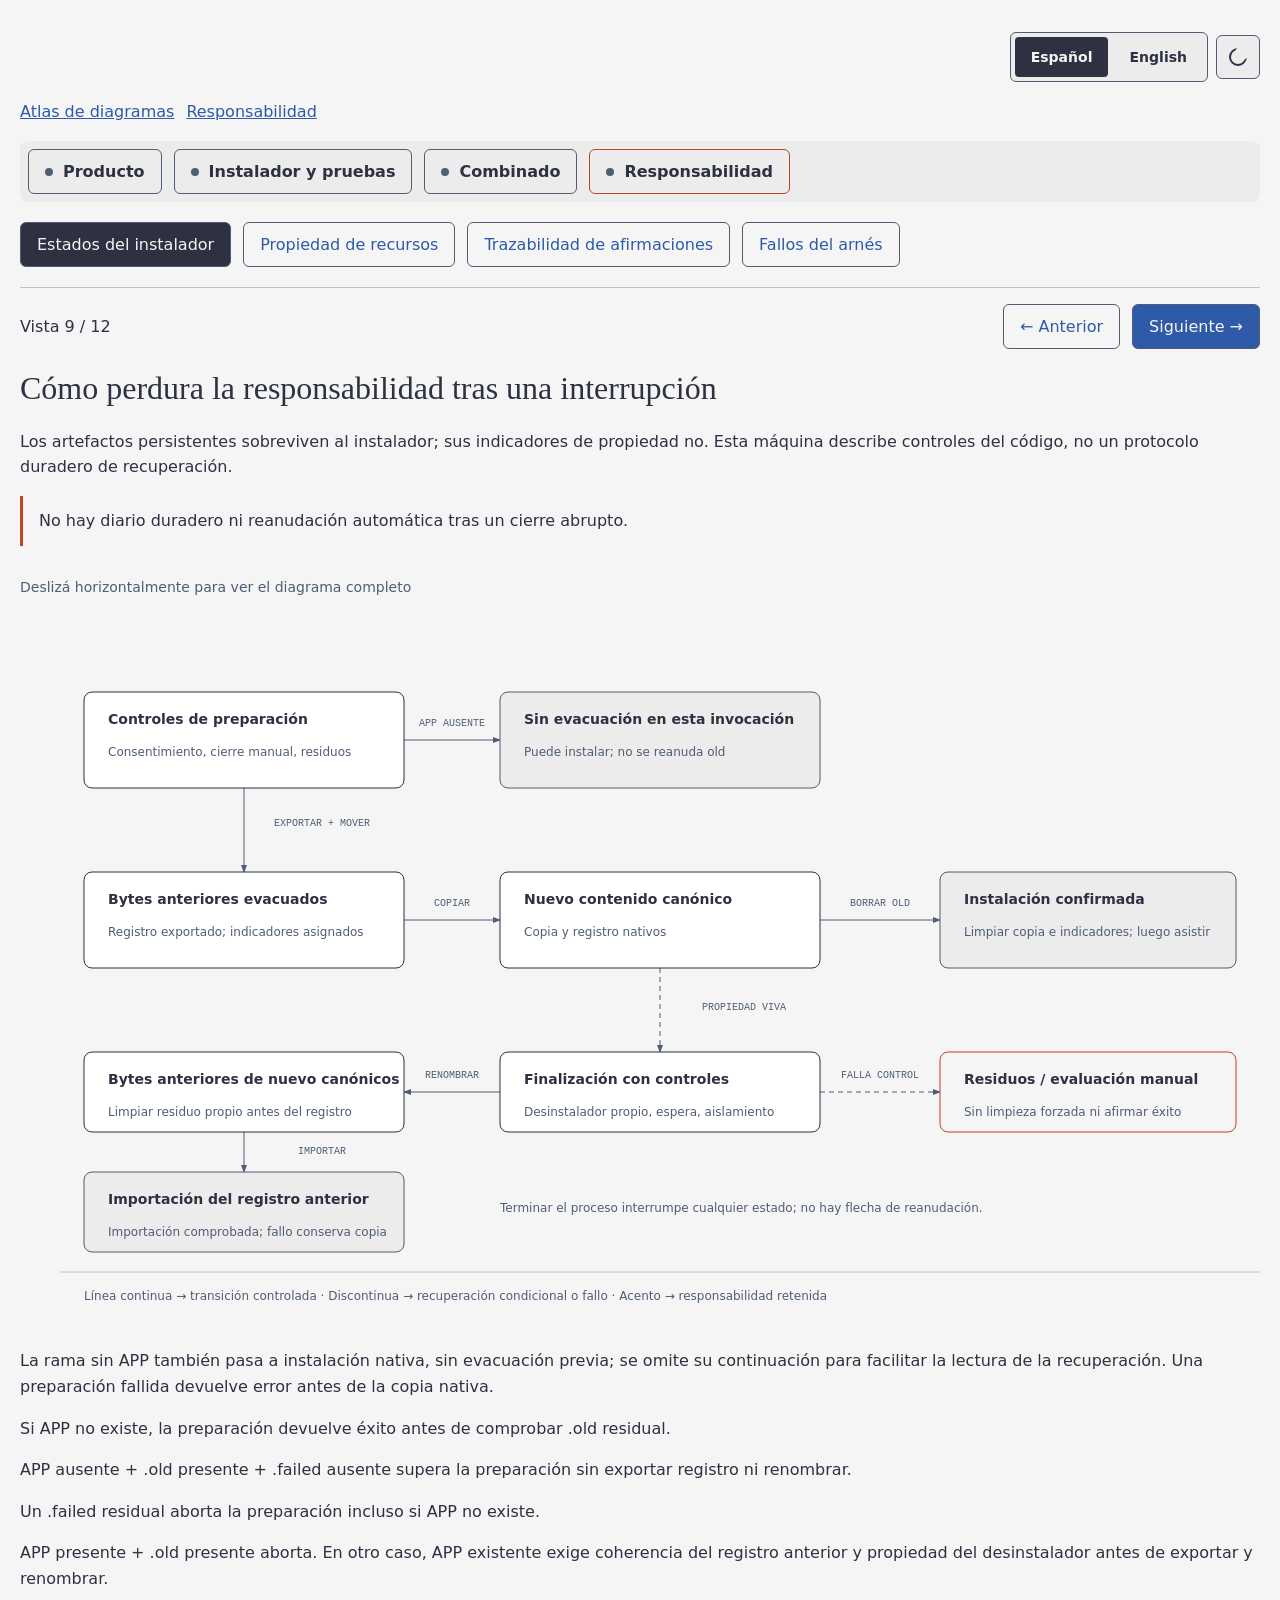
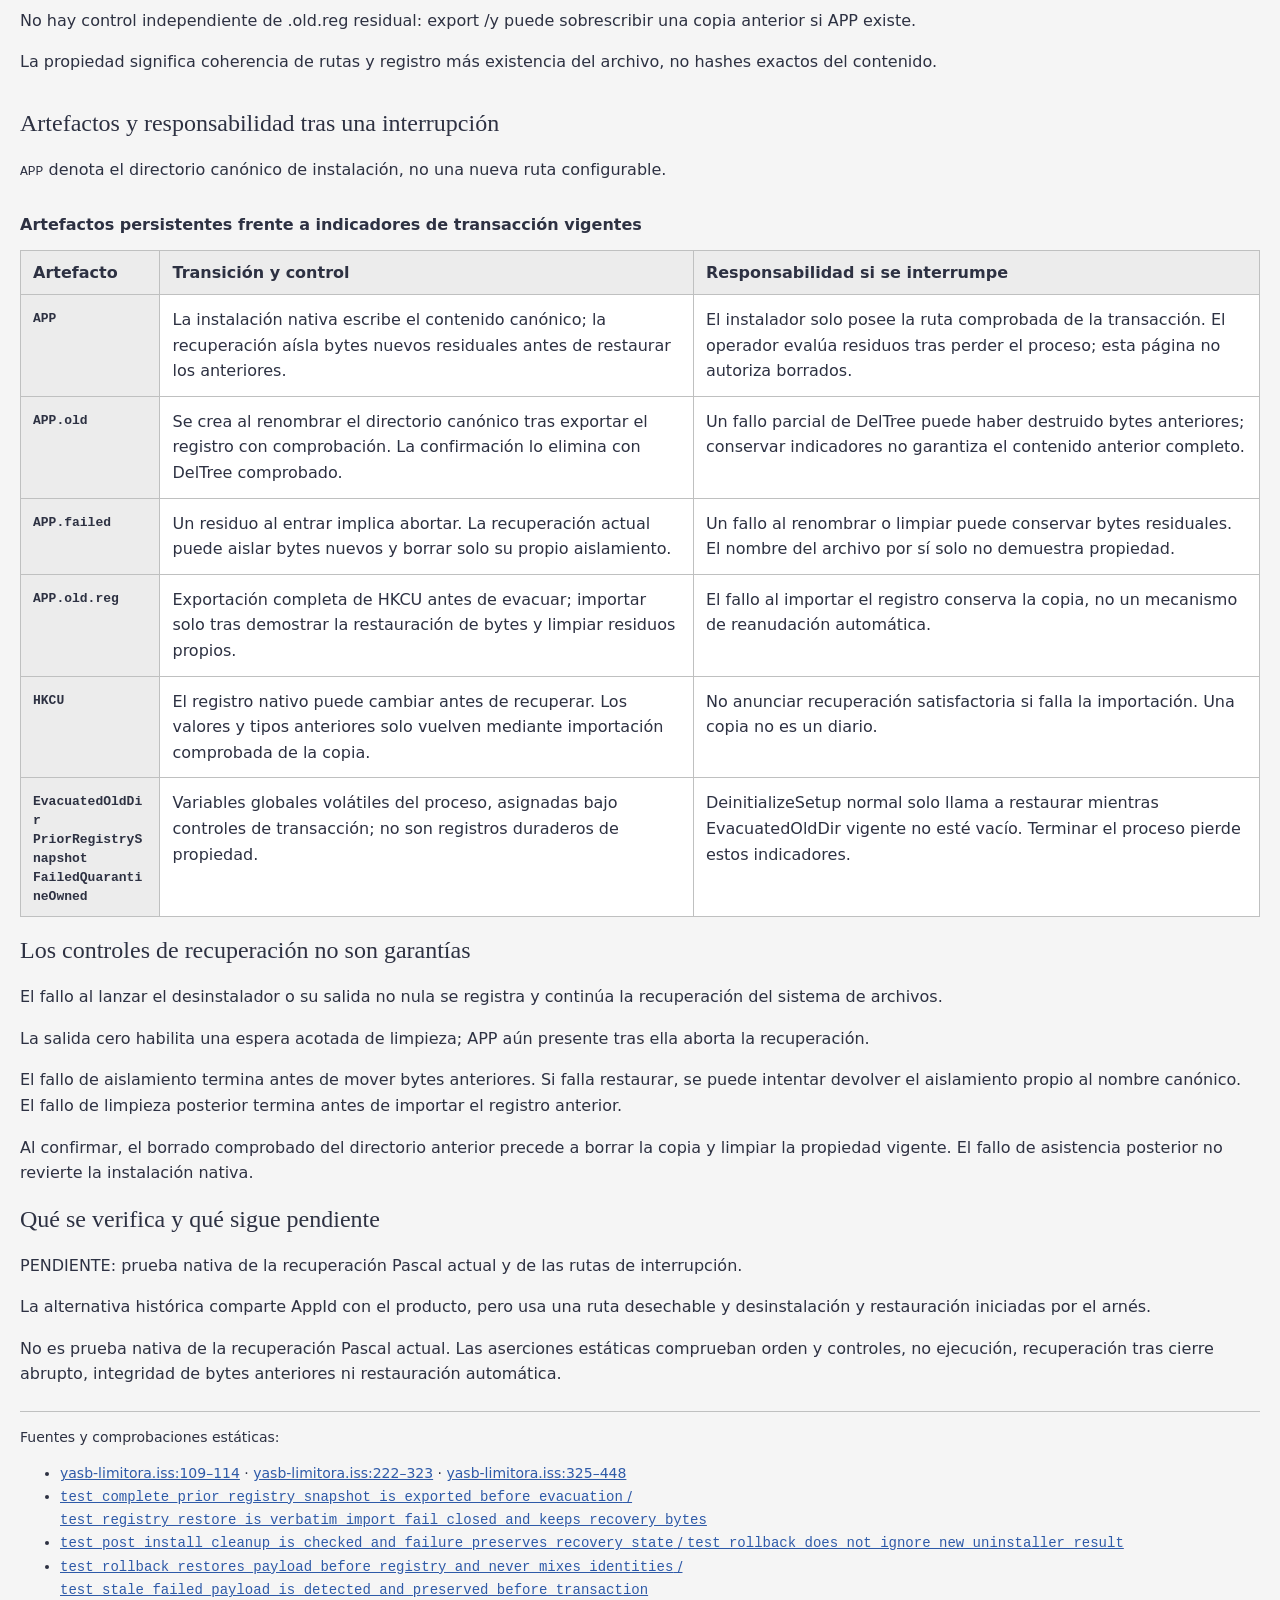
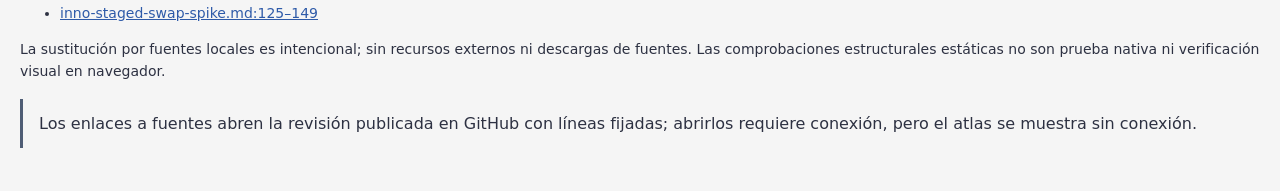
<file: docs/diagramas/installer-states.html>
<!doctype html>
<html lang="en"><head><meta charset="utf-8"><meta name="viewport" content="width=device-width, initial-scale=1"><title>Installer states and interruption</title>
<style>
body{margin:0;background:var(--paper);color:var(--ink);font-family:'Geist',system-ui,sans-serif}main{max-width:1280px;margin:auto;padding:32px 20px}h1,h2{font-family:'Instrument Serif',serif;font-weight:400}h1{font-size:32px}p,li,td{line-height:1.6}a{color:var(--link)}code{overflow-wrap:anywhere}footer{border-top:1px solid var(--rule-solid);margin-top:24px;font-size:14px}
.breadcrumb,.section-nav,.area-nav,.page-nav{display:flex;flex-wrap:wrap;gap:12px;margin:20px 0;align-items:center}.section-nav{padding:8px;background:var(--paper-2);border-radius:8px}.section-nav a,.area-nav a,.page-nav a{padding:12px 16px;border:1px solid var(--muted);border-radius:6px;text-decoration:none}.section-nav a{display:flex;align-items:center;gap:10px;color:var(--ink);font-weight:600}.section-nav a::before{content:'';width:8px;height:8px;border-radius:50%;background:var(--muted);display:inline-block;flex-shrink:0}.section-nav [aria-current=location]{border-color:var(--accent)}.area-nav [aria-current=page]{background:var(--ink);color:var(--paper)}.page-nav{border-top:1px solid var(--rule-solid);padding-top:16px}.progress{margin-right:auto}.page-nav [rel=next]{background:var(--link);color:var(--paper)}a:focus-visible,button:focus-visible{outline:3px solid var(--link);outline-offset:4px}
[hidden]{display:none!important}#language-controls{width:fit-content;margin-left:auto;border:1px solid var(--muted);border-radius:6px;padding:4px;background:var(--paper-2)}#language-controls button{font:600 14px system-ui,sans-serif;min-height:40px;padding:8px 16px;border:0;background:transparent;color:var(--ink);cursor:pointer}#language-controls [aria-pressed=true]{background:var(--ink);color:var(--paper);border-radius:4px}
figure{container-type:inline-size}.scroll-hint{display:none;font-size:14px;color:var(--muted)}.diagram-container{width:100%;overflow-x:auto}svg{display:block;width:100%;min-width:1280px}.name{font:600 14px system-ui,sans-serif;fill:var(--ink)}.detail{font:400 12px system-ui,sans-serif;fill:var(--muted)}.tag{font:500 10px ui-monospace,monospace;fill:var(--muted)}.legend{font:400 12px system-ui,sans-serif;fill:var(--muted)}.table-container{overflow-x:auto}table{border-collapse:collapse;width:100%;background:var(--surface)}caption{text-align:left;font-weight:600;margin:16px 0}th,td{padding:12px;text-align:left;vertical-align:top;border:1px solid var(--rule-solid)}th{background:var(--paper-2)}.source-hint{border-left:3px solid var(--muted);padding:12px 16px}.warning{border-left:3px solid var(--accent);padding:12px 16px}
@container(width < 1280px){.scroll-hint{display:block}}@media(max-width:640px){main{padding:20px 16px}.progress{flex-basis:100%}.section-nav a{padding:10px 12px}}@media print{.scroll-hint{display:none}}@media print{.diagram-container{overflow-x:visible}svg{min-width:0}#language-controls{display:none}}

/* Light retains the original palette. Dark soft/link text is lifted for surface contrast. */
:root{--paper:#f5f5f5;--paper-2:#ececec;--surface:#fff;--ink:#2d3142;--muted:#4f5d75;--soft:#5a6580;--rule-solid:#bfc0c0;--accent:#bf4520;--link:#2e5aa8;color-scheme:light}
:root[data-theme="dark"]{--paper:#2d3142;--paper-2:#393e53;--surface:#393e53;--ink:#f5f5f5;--muted:#bfc0c0;--soft:#bfc0c0;--rule-solid:rgba(191,192,192,0.25);--accent:#f08a59;--link:#8ab4ef;color-scheme:dark}
.control-bar{display:flex;flex-wrap:wrap;justify-content:flex-end;align-items:center;gap:8px}
.control-bar #language-controls{margin:0}
#theme-toggle{box-sizing:border-box;display:grid;place-items:center;min-width:44px;min-height:44px;padding:10px;border:1px solid var(--muted);border-radius:6px;background:var(--paper-2);color:var(--ink);cursor:pointer}
#theme-toggle:hover{border-color:var(--link)}
.theme-icon{box-sizing:border-box;position:relative;display:block;border:2px solid currentColor;border-radius:50%}
.theme-moon{width:18px;height:18px}
.theme-moon::after{content:'';position:absolute;inset:-4px -4px 4px 4px;border-radius:50%;background:var(--paper-2)}
.theme-sun{display:none;width:12px;height:12px}
.theme-sun::before{content:'';position:absolute;inset:-7px;border:2px dashed currentColor;border-radius:50%}
:root[data-theme="dark"] .theme-moon{display:none}
:root[data-theme="dark"] .theme-sun{display:block}
@media print{.control-bar{display:none}}
</style></head><body><main>
<div class="control-bar"><div id="language-controls" hidden role="group" aria-label="Language" data-i18n-label="Language"><button type="button" data-language="es" lang="es" aria-pressed="false">Español</button> <button type="button" data-language="en" lang="en" aria-pressed="false">English</button></div><button id="theme-toggle" hidden type="button" aria-pressed="false" aria-label="Switch to dark theme" title="Switch to dark theme"><span class="theme-icon theme-moon" aria-hidden="true"></span><span class="theme-icon theme-sun" aria-hidden="true"></span></button></div>
<nav class="breadcrumb" aria-label="Breadcrumb" data-i18n-label="Breadcrumb"><a href="index.html">Diagram atlas</a><a href="index.html#responsibility">Responsibility</a></nav>
<nav class="section-nav" aria-label="Sections" data-i18n-label="Sections"><a href="index.html#product">Product</a><a href="index.html#installer">Installer &amp; proof</a><a href="index.html#combined">Combined</a><a href="index.html#responsibility" aria-current="location">Responsibility</a></nav>
<nav class="area-nav" aria-label="Area navigation" data-i18n-label="Area navigation"><a href="installer-states.html" aria-current="page">Installer states</a><a href="resource-ownership.html">Resource ownership</a><a href="claim-traceability.html">Claim traceability</a><a href="harness-failures.html">Harness failures</a></nav>
<nav class="page-nav" aria-label="Reading order" data-i18n-label="Reading order"><span class="progress">View 9 / 12</span><a rel="prev" href="lifecycle-verify.html">← Previous</a><a rel="next" href="resource-ownership.html">Next →</a></nav>
<h1>How responsibility survives interruption</h1>
<p>Persistent artifacts outlive setup; transaction ownership flags do not. This state machine describes source guards, not a durable recovery protocol.</p>
<p class="warning">No durable journal and no automatic crash resume.</p>
<figure style="margin:0"><p class="scroll-hint">Scroll horizontally to see the full diagram</p><div class="diagram-container">
<svg xmlns="http://www.w3.org/2000/svg" viewBox="0 0 1280 720" role="img" aria-labelledby="installer-states-title installer-states-desc">
<title id="installer-states-title">Installer states and interruption</title><desc id="installer-states-desc">Preparation branches on canonical-directory presence; live evacuation ownership permits guarded recovery, while interruption leaves artifacts requiring operator assessment.</desc>
<defs><marker id="arrow" markerWidth="8" markerHeight="6" refX="7" refY="3" orient="auto"><polygon points="0 0,8 3,0 6" fill="var(--muted)"/></marker></defs>
<rect width="1280" height="720" fill="var(--paper)"/>
<path data-from="prepare" data-to="empty" d="M 384 128 H 480" fill="none" stroke="var(--muted)" marker-end="url(#arrow)"/>
<path data-from="prepare" data-to="evacuated" d="M 224 176 V 260" fill="none" stroke="var(--muted)" marker-end="url(#arrow)"/>
<path data-from="evacuated" data-to="native" d="M 384 308 H 480" fill="none" stroke="var(--muted)" marker-end="url(#arrow)"/>
<path data-from="native" data-to="committed" d="M 800 308 H 920" fill="none" stroke="var(--muted)" marker-end="url(#arrow)"/>
<path data-from="native" data-to="recover" d="M 640 356 V 440" fill="none" stroke="var(--muted)" stroke-dasharray="5,4" marker-end="url(#arrow)"/>
<path data-from="recover" data-to="restored" d="M 480 480 H 384" fill="none" stroke="var(--muted)" marker-end="url(#arrow)"/>
<path data-from="restored" data-to="registry" d="M 224 520 V 560" fill="none" stroke="var(--muted)" marker-end="url(#arrow)"/>
<path data-from="recover" data-to="residual" d="M 800 480 H 920" fill="none" stroke="var(--muted)" stroke-dasharray="5,4" marker-end="url(#arrow)"/>
<rect x="396" y="100" width="72" height="20" fill="var(--paper)"/><text x="432" y="114" class="tag" text-anchor="middle">APP ABSENT</text>
<rect x="236" y="200" width="132" height="20" fill="var(--paper)"/><text x="302" y="214" class="tag" text-anchor="middle">EXPORT + MOVE</text>
<rect x="396" y="280" width="72" height="20" fill="var(--paper)"/><text x="432" y="294" class="tag" text-anchor="middle">COPY</text>
<rect x="808" y="280" width="104" height="20" fill="var(--paper)"/><text x="860" y="294" class="tag" text-anchor="middle">DELETE OLD</text>
<rect x="652" y="384" width="144" height="20" fill="var(--paper)"/><text x="724" y="398" class="tag" text-anchor="middle">LIVE OWNER</text>
<rect x="396" y="452" width="72" height="20" fill="var(--paper)"/><text x="432" y="466" class="tag" text-anchor="middle">RENAME</text>
<rect x="236" y="528" width="132" height="20" fill="var(--paper)"/><text x="302" y="542" class="tag" text-anchor="middle">IMPORT</text>
<rect x="808" y="452" width="104" height="20" fill="var(--paper)"/><text x="860" y="466" class="tag" text-anchor="middle">GATE FAILS</text>
<g data-node="prepare"><rect x="64" y="80" width="320" height="96" rx="8" fill="var(--surface)" stroke="var(--ink)"/><text x="88" y="112" class="name">Preparation gates</text><text x="88" y="144" class="detail">Consent, manual close, stale artifacts</text></g>
<g data-node="empty"><rect x="480" y="80" width="320" height="96" rx="8" fill="var(--paper-2)" stroke="var(--muted)"/><text x="504" y="112" class="name">No evacuation this invocation</text><text x="504" y="144" class="detail">Native install may proceed; old is not resumed</text></g>
<g data-node="evacuated"><rect x="64" y="260" width="320" height="96" rx="8" fill="var(--surface)" stroke="var(--ink)"/><text x="88" y="292" class="name">Prior bytes evacuated</text><text x="88" y="324" class="detail">Snapshot exported; live flags assigned</text></g>
<g data-node="native"><rect x="480" y="260" width="320" height="96" rx="8" fill="var(--surface)" stroke="var(--ink)"/><text x="504" y="292" class="name">New canonical payload</text><text x="504" y="324" class="detail">Native copy and registration</text></g>
<g data-node="committed"><rect x="920" y="260" width="296" height="96" rx="8" fill="var(--paper-2)" stroke="var(--muted)"/><text x="944" y="292" class="name">Committed installation</text><text x="944" y="324" class="detail">Clear snapshot and flags; then assist</text></g>
<g data-node="recover"><rect x="480" y="440" width="320" height="80" rx="8" fill="var(--surface)" stroke="var(--ink)"/><text x="504" y="472" class="name">Guarded deinitialization</text><text x="504" y="504" class="detail">Owned uninstaller, wait, quarantine</text></g>
<g data-node="restored"><rect x="64" y="440" width="320" height="80" rx="8" fill="var(--surface)" stroke="var(--ink)"/><text x="88" y="472" class="name">Prior bytes canonical again</text><text x="88" y="504" class="detail">Clean owned residual before registration</text></g>
<g data-node="registry"><rect x="64" y="560" width="320" height="80" rx="8" fill="var(--paper-2)" stroke="var(--muted)"/><text x="88" y="592" class="name">Prior registry import attempted</text><text x="88" y="624" class="detail">Checked import; failure retains snapshot</text></g>
<g data-node="residual"><rect x="920" y="440" width="296" height="80" rx="8" fill="var(--paper)" stroke="var(--accent)"/><text x="944" y="472" class="name">Residual / manual assessment</text><text x="944" y="504" class="detail">No forced cleanup or success claim</text></g>
<text x="480" y="600" class="detail">Process kill can interrupt any state; no resume arrow exists.</text>
<line x1="40" y1="660" x2="1240" y2="660" stroke="var(--rule-solid)"/><text x="64" y="688" class="legend">Solid → guarded transition · Dashed → conditional recovery or failure · Accent → retained responsibility</text>
</svg></div><figcaption>
<p>The empty-APP branch also proceeds to native installation, without a prior evacuation; its later work is omitted to keep the recovery path readable. A failed preparation returns an error before native copying.</p>
<p>An absent APP returns successful preparation before the stale .old check.</p>
<p>APP absent + .old present + .failed absent passes preparation without snapshot export or rename.</p>
<p>A stale .failed aborts preparation even when APP is absent.</p>
<p>APP present + .old present aborts. Otherwise an existing APP requires coherent prior registry and uninstaller ownership before export and rename.</p>
<p>No independent stale .old.reg gate: export /y can overwrite an earlier snapshot when APP exists.</p>
<p>Ownership means path and registry coherence plus file existence, not exact content hashes.</p>
</figcaption></figure>
<h2>Artifacts and responsibility after interruption</h2>
<p><code>APP</code> <span>denotes the canonical installation directory, not a new configurable route.</span></p>
<div class="table-container" role="region" aria-label="Persistent artifacts and recovery responsibility" data-i18n-label="Persistent artifacts and recovery responsibility" tabindex="0"><table><caption>Persistent artifacts versus live transaction flags</caption><thead><tr><th scope="col">Artifact</th><th scope="col">Transition and guard</th><th scope="col">Responsibility if interrupted</th></tr></thead><tbody>
<tr><th scope="row"><code>APP</code></th><td>Native setup writes the canonical payload; rollback quarantines residual new bytes before restoring old bytes.</td><td>Setup owns only the checked transaction route. The operator assesses residual state after process loss; this page authorizes no deletion.</td></tr>
<tr><th scope="row"><code>APP.old</code></th><td>Created by successful canonical rename after checked registry export. Commit deletes it with checked DelTree.</td><td>Partial DelTree failure may already destroy prior bytes; retained flags do not guarantee a complete old payload.</td></tr>
<tr><th scope="row"><code>APP.failed</code></th><td>Stale on entry means abort. Current recovery may quarantine new bytes and delete only its owned quarantine.</td><td>Failed rename or cleanup can retain residual bytes. No ownership inference from a filename alone.</td></tr>
<tr><th scope="row"><code>APP.old.reg</code></th><td>Full HKCU export before evacuation; import only after proven byte restoration and owned-residual cleanup.</td><td>Registry import failure retains the snapshot, not an automatic resume mechanism.</td></tr>
<tr><th scope="row"><code>HKCU</code></th><td>Native registration may change before recovery. Prior values and original types return only through checked snapshot import.</td><td>Do not advertise successful recovery if import fails. A snapshot is not a journal.</td></tr>
<tr><th scope="row"><code>EvacuatedOldDir</code><br><code>PriorRegistrySnapshot</code><br><code>FailedQuarantineOwned</code></th><td>Volatile process globals, assigned under transaction checks; not durable ownership records.</td><td>Normal DeinitializeSetup calls restoration only while live EvacuatedOldDir is nonempty. Process termination loses these flags.</td></tr>
</tbody></table></div>
<h2>Recovery guards are not guarantees</h2>
<p>Uninstaller launch failure or nonzero exit logs and continues filesystem rollback.</p>
<p>Zero exit enables a bounded cleanup wait; APP still present after that wait aborts rollback.</p>
<p>Quarantine failure exits before moving prior bytes. Restore failure may attempt to rename the owned quarantine back. Post-restore quarantine cleanup failure exits before prior registry import.</p>
<p>On successful commit, checked old-directory deletion precedes snapshot deletion and clearing live ownership. Post-commit assistance failure is not native installer rollback.</p>
<h2>What is verified, and what remains pending</h2>
<p>PENDING: native proof of the current Pascal rollback and interruption paths.</p>
<p>The historical fallback shares the product AppId but uses a disposable path and harness-initiated uninstall and restore.</p>
<p>It is not native proof of the current Pascal rollback. Static source assertions check ordering and guards, not execution, crash recovery, intact prior bytes, or automatic restoration.</p>
<footer><p>Sources and static checks:</p><ul>
<li><a href="https://github.com/dnieblesdev/yasb-limitora/blob/8e4bd6016ca99b4ef20e7eb3555b79525bba3a00/packaging/inno/yasb-limitora.iss#L109-L114" target="_blank" rel="noopener noreferrer">yasb-limitora.iss:109–114</a> · <a href="https://github.com/dnieblesdev/yasb-limitora/blob/8e4bd6016ca99b4ef20e7eb3555b79525bba3a00/packaging/inno/yasb-limitora.iss#L222-L323" target="_blank" rel="noopener noreferrer">yasb-limitora.iss:222–323</a> · <a href="https://github.com/dnieblesdev/yasb-limitora/blob/8e4bd6016ca99b4ef20e7eb3555b79525bba3a00/packaging/inno/yasb-limitora.iss#L325-L448" target="_blank" rel="noopener noreferrer">yasb-limitora.iss:325–448</a></li>
<li><a href="https://github.com/dnieblesdev/yasb-limitora/blob/8e4bd6016ca99b4ef20e7eb3555b79525bba3a00/tests/test_inno_script.py#L214-L248" target="_blank" rel="noopener noreferrer"><code>test_complete_prior_registry_snapshot_is_exported_before_evacuation</code> / <code>test_registry_restore_is_verbatim_import_fail_closed_and_keeps_recovery_bytes</code></a></li>
<li><a href="https://github.com/dnieblesdev/yasb-limitora/blob/8e4bd6016ca99b4ef20e7eb3555b79525bba3a00/tests/test_inno_script.py#L349-L373" target="_blank" rel="noopener noreferrer"><code>test_post_install_cleanup_is_checked_and_failure_preserves_recovery_state</code> / <code>test_rollback_does_not_ignore_new_uninstaller_result</code></a></li>
<li><a href="https://github.com/dnieblesdev/yasb-limitora/blob/8e4bd6016ca99b4ef20e7eb3555b79525bba3a00/tests/test_inno_script.py#L411-L445" target="_blank" rel="noopener noreferrer"><code>test_rollback_restores_payload_before_registry_and_never_mixes_identities</code> / <code>test_stale_failed_payload_is_detected_and_preserved_before_transaction</code></a></li>
<li><a href="https://github.com/dnieblesdev/yasb-limitora/blob/8e4bd6016ca99b4ef20e7eb3555b79525bba3a00/docs/release/0.2.0/evidence/inno-staged-swap-spike.md#L125-L149" target="_blank" rel="noopener noreferrer">inno-staged-swap-spike.md:125–149</a></li>
</ul><p>Offline system-font fallback is intentional; no external assets or font downloads. Static structural checks are not native proof or browser visual verification.</p></footer>
<p class="source-hint">Source links open the published GitHub revision with pinned line anchors; clicking them requires a network connection, but the atlas renders offline.</p>
</main><script>
(() => {
  'use strict';
  const translations = {
    "Installer states and interruption": "Estados del instalador e interrupción",
    "Persistent artifacts and recovery responsibility": "Artefactos persistentes y responsabilidad de recuperación",
    "Language": "Idioma", "Breadcrumb": "Ruta de navegación", "Sections": "Secciones",
    "Area navigation": "Navegación por áreas", "Reading order": "Orden de lectura",
    "Diagram atlas": "Atlas de diagramas", "Product": "Producto", "Installer & proof": "Instalador y pruebas", "Combined": "Combinado", "Responsibility": "Responsabilidad",
    "Harness failures": "Fallos del arnés",
    "Claim traceability": "Trazabilidad de afirmaciones",
    "Resource ownership": "Propiedad de recursos", "Next →": "Siguiente →",
    "Installer states": "Estados del instalador", "View 9 / 12": "Vista 9 / 12", "← Previous": "← Anterior", "Back to the atlas": "Volver al atlas",
    "How responsibility survives interruption": "Cómo perdura la responsabilidad tras una interrupción",
    "Persistent artifacts outlive setup; transaction ownership flags do not. This state machine describes source guards, not a durable recovery protocol.": "Los artefactos persistentes sobreviven al instalador; sus indicadores de propiedad no. Esta máquina describe controles del código, no un protocolo duradero de recuperación.",
    "No durable journal and no automatic crash resume.": "No hay diario duradero ni reanudación automática tras un cierre abrupto.",
    "Scroll horizontally to see the full diagram": "Deslizá horizontalmente para ver el diagrama completo",
    "Preparation branches on canonical-directory presence; live evacuation ownership permits guarded recovery, while interruption leaves artifacts requiring operator assessment.": "La preparación se bifurca según exista el directorio canónico; la propiedad de evacuación vigente permite recuperar con controles, mientras una interrupción deja artefactos que debe evaluar el operador.",
    "APP ABSENT": "APP AUSENTE", "EXPORT + MOVE": "EXPORTAR + MOVER", "COPY": "COPIAR", "DELETE OLD": "BORRAR OLD", "LIVE OWNER": "PROPIEDAD VIVA", "RENAME": "RENOMBRAR", "IMPORT": "IMPORTAR", "GATE FAILS": "FALLA CONTROL",
    "Preparation gates": "Controles de preparación", "Consent, manual close, stale artifacts": "Consentimiento, cierre manual, residuos",
    "No evacuation this invocation": "Sin evacuación en esta invocación", "Native install may proceed; old is not resumed": "Puede instalar; no se reanuda old",
    "Prior bytes evacuated": "Bytes anteriores evacuados", "Snapshot exported; live flags assigned": "Registro exportado; indicadores asignados",
    "New canonical payload": "Nuevo contenido canónico", "Native copy and registration": "Copia y registro nativos",
    "Committed installation": "Instalación confirmada", "Clear snapshot and flags; then assist": "Limpiar copia e indicadores; luego asistir",
    "Guarded deinitialization": "Finalización con controles", "Owned uninstaller, wait, quarantine": "Desinstalador propio, espera, aislamiento",
    "Prior bytes canonical again": "Bytes anteriores de nuevo canónicos", "Clean owned residual before registration": "Limpiar residuo propio antes del registro",
    "Prior registry import attempted": "Importación del registro anterior", "Checked import; failure retains snapshot": "Importación comprobada; fallo conserva copia",
    "Residual / manual assessment": "Residuos / evaluación manual", "No forced cleanup or success claim": "Sin limpieza forzada ni afirmar éxito",
    "Process kill can interrupt any state; no resume arrow exists.": "Terminar el proceso interrumpe cualquier estado; no hay flecha de reanudación.",
    "Solid → guarded transition · Dashed → conditional recovery or failure · Accent → retained responsibility": "Línea continua → transición controlada · Discontinua → recuperación condicional o fallo · Acento → responsabilidad retenida",
    "The empty-APP branch also proceeds to native installation, without a prior evacuation; its later work is omitted to keep the recovery path readable. A failed preparation returns an error before native copying.": "La rama sin APP también pasa a instalación nativa, sin evacuación previa; se omite su continuación para facilitar la lectura de la recuperación. Una preparación fallida devuelve error antes de la copia nativa.",
    "An absent APP returns successful preparation before the stale .old check.": "Si APP no existe, la preparación devuelve éxito antes de comprobar .old residual.",
    "APP absent + .old present + .failed absent passes preparation without snapshot export or rename.": "APP ausente + .old presente + .failed ausente supera la preparación sin exportar registro ni renombrar.",
    "A stale .failed aborts preparation even when APP is absent.": "Un .failed residual aborta la preparación incluso si APP no existe.",
    "APP present + .old present aborts. Otherwise an existing APP requires coherent prior registry and uninstaller ownership before export and rename.": "APP presente + .old presente aborta. En otro caso, APP existente exige coherencia del registro anterior y propiedad del desinstalador antes de exportar y renombrar.",
    "No independent stale .old.reg gate: export /y can overwrite an earlier snapshot when APP exists.": "No hay control independiente de .old.reg residual: export /y puede sobrescribir una copia anterior si APP existe.",
    "Ownership means path and registry coherence plus file existence, not exact content hashes.": "La propiedad significa coherencia de rutas y registro más existencia del archivo, no hashes exactos del contenido.",
    "Artifacts and responsibility after interruption": "Artefactos y responsabilidad tras una interrupción",
    "denotes the canonical installation directory, not a new configurable route.": "denota el directorio canónico de instalación, no una nueva ruta configurable.",
    "Persistent artifacts versus live transaction flags": "Artefactos persistentes frente a indicadores de transacción vigentes",
    "Artifact": "Artefacto", "Transition and guard": "Transición y control", "Responsibility if interrupted": "Responsabilidad si se interrumpe",
    "Native setup writes the canonical payload; rollback quarantines residual new bytes before restoring old bytes.": "La instalación nativa escribe el contenido canónico; la recuperación aísla bytes nuevos residuales antes de restaurar los anteriores.",
    "Setup owns only the checked transaction route. The operator assesses residual state after process loss; this page authorizes no deletion.": "El instalador solo posee la ruta comprobada de la transacción. El operador evalúa residuos tras perder el proceso; esta página no autoriza borrados.",
    "Created by successful canonical rename after checked registry export. Commit deletes it with checked DelTree.": "Se crea al renombrar el directorio canónico tras exportar el registro con comprobación. La confirmación lo elimina con DelTree comprobado.",
    "Partial DelTree failure may already destroy prior bytes; retained flags do not guarantee a complete old payload.": "Un fallo parcial de DelTree puede haber destruido bytes anteriores; conservar indicadores no garantiza el contenido anterior completo.",
    "Stale on entry means abort. Current recovery may quarantine new bytes and delete only its owned quarantine.": "Un residuo al entrar implica abortar. La recuperación actual puede aislar bytes nuevos y borrar solo su propio aislamiento.",
    "Failed rename or cleanup can retain residual bytes. No ownership inference from a filename alone.": "Un fallo al renombrar o limpiar puede conservar bytes residuales. El nombre del archivo por sí solo no demuestra propiedad.",
    "Full HKCU export before evacuation; import only after proven byte restoration and owned-residual cleanup.": "Exportación completa de HKCU antes de evacuar; importar solo tras demostrar la restauración de bytes y limpiar residuos propios.",
    "Registry import failure retains the snapshot, not an automatic resume mechanism.": "El fallo al importar el registro conserva la copia, no un mecanismo de reanudación automática.",
    "Native registration may change before recovery. Prior values and original types return only through checked snapshot import.": "El registro nativo puede cambiar antes de recuperar. Los valores y tipos anteriores solo vuelven mediante importación comprobada de la copia.",
    "Do not advertise successful recovery if import fails. A snapshot is not a journal.": "No anunciar recuperación satisfactoria si falla la importación. Una copia no es un diario.",
    "Volatile process globals, assigned under transaction checks; not durable ownership records.": "Variables globales volátiles del proceso, asignadas bajo controles de transacción; no son registros duraderos de propiedad.",
    "Normal DeinitializeSetup calls restoration only while live EvacuatedOldDir is nonempty. Process termination loses these flags.": "DeinitializeSetup normal solo llama a restaurar mientras EvacuatedOldDir vigente no esté vacío. Terminar el proceso pierde estos indicadores.",
    "Recovery guards are not guarantees": "Los controles de recuperación no son garantías",
    "Uninstaller launch failure or nonzero exit logs and continues filesystem rollback.": "El fallo al lanzar el desinstalador o su salida no nula se registra y continúa la recuperación del sistema de archivos.",
    "Zero exit enables a bounded cleanup wait; APP still present after that wait aborts rollback.": "La salida cero habilita una espera acotada de limpieza; APP aún presente tras ella aborta la recuperación.",
    "Quarantine failure exits before moving prior bytes. Restore failure may attempt to rename the owned quarantine back. Post-restore quarantine cleanup failure exits before prior registry import.": "El fallo de aislamiento termina antes de mover bytes anteriores. Si falla restaurar, se puede intentar devolver el aislamiento propio al nombre canónico. El fallo de limpieza posterior termina antes de importar el registro anterior.",
    "On successful commit, checked old-directory deletion precedes snapshot deletion and clearing live ownership. Post-commit assistance failure is not native installer rollback.": "Al confirmar, el borrado comprobado del directorio anterior precede a borrar la copia y limpiar la propiedad vigente. El fallo de asistencia posterior no revierte la instalación nativa.",
    "What is verified, and what remains pending": "Qué se verifica y qué sigue pendiente",
    "PENDING: native proof of the current Pascal rollback and interruption paths.": "PENDIENTE: prueba nativa de la recuperación Pascal actual y de las rutas de interrupción.",
    "The historical fallback shares the product AppId but uses a disposable path and harness-initiated uninstall and restore.": "La alternativa histórica comparte AppId con el producto, pero usa una ruta desechable y desinstalación y restauración iniciadas por el arnés.",
    "It is not native proof of the current Pascal rollback. Static source assertions check ordering and guards, not execution, crash recovery, intact prior bytes, or automatic restoration.": "No es prueba nativa de la recuperación Pascal actual. Las aserciones estáticas comprueban orden y controles, no ejecución, recuperación tras cierre abrupto, integridad de bytes anteriores ni restauración automática.",
    "Sources and static checks:": "Fuentes y comprobaciones estáticas:", "·": "·", "/": "/",
    "Offline system-font fallback is intentional; no external assets or font downloads. Static structural checks are not native proof or browser visual verification.": "La sustitución por fuentes locales es intencional; sin recursos externos ni descargas de fuentes. Las comprobaciones estructurales estáticas no son prueba nativa ni verificación visual en navegador.",
    "Source links open the published GitHub revision with pinned line anchors; clicking them requires a network connection, but the atlas renders offline.": "Los enlaces a fuentes abren la revisión publicada en GitHub con líneas fijadas; abrirlos requiere conexión, pero el atlas se muestra sin conexión."
  };
  const walker = document.createTreeWalker(document.documentElement, NodeFilter.SHOW_TEXT);
  const entries = [];
  while (walker.nextNode()) {
    const node = walker.currentNode;
    if (node.parentElement.closest('script, style, code, button')) continue;
    const english = node.textContent.trim();
    if (Object.prototype.hasOwnProperty.call(translations, english)) entries.push({node, original: node.textContent, english});
  }
  const controls = document.getElementById('language-controls');
  const buttons = controls.querySelectorAll('button');
  const themeButton = document.getElementById('theme-toggle');
  let theme = 'light';
  const updateThemeControl = () => {
    const dark = theme === 'dark';
    const spanish = document.documentElement.lang === 'es';
    const label = spanish
      ? (dark ? 'Activar tema claro' : 'Activar tema oscuro')
      : (dark ? 'Switch to light theme' : 'Switch to dark theme');
    themeButton.setAttribute('aria-label', label);
    themeButton.title = label;
    themeButton.setAttribute('aria-pressed', String(dark));
  };
  const applyTheme = selected => {
    theme = selected === 'dark' ? 'dark' : 'light';
    document.documentElement.dataset.theme = theme;
    updateThemeControl();
  };
  try {
    const saved = localStorage.getItem('yasb-limitora-theme');
    if (saved === 'light' || saved === 'dark') theme = saved;
  } catch (_) { /* Storage may be unavailable, including on file://. */ }
  applyTheme(theme);
  themeButton.addEventListener('click', () => {
    applyTheme(theme === 'dark' ? 'light' : 'dark');
    try { localStorage.setItem('yasb-limitora-theme', theme); } catch (_) { /* Session-only choice. */ }
  });
  themeButton.hidden = false;
  const applyLanguage = language => {
    for (const {node, original, english} of entries) node.textContent = original.replace(english, language === 'es' ? translations[english] : english);
    document.documentElement.lang = language;
    for (const element of document.querySelectorAll('[data-i18n-label]')) {
      const english = element.dataset.i18nLabel;
      element.setAttribute('aria-label', language === 'es' ? translations[english] : english);
    }
    for (const button of buttons) button.setAttribute('aria-pressed', String(button.dataset.language === language));
    updateThemeControl();
  };
  let language = 'es';
  try {
    const saved = localStorage.getItem('yasb-limitora-language');
    if (saved === 'es' || saved === 'en') language = saved;
  } catch (_) { /* Storage may be unavailable, including on file://. */ }
  applyLanguage(language);
  for (const button of buttons) button.addEventListener('click', () => {
    const selected = button.dataset.language;
    if (selected !== 'es' && selected !== 'en') return;
    applyLanguage(selected);
    try { localStorage.setItem('yasb-limitora-language', selected); } catch (_) { /* Session-only choice. */ }
  });
  controls.hidden = false;
})();
</script></body></html>
</file>
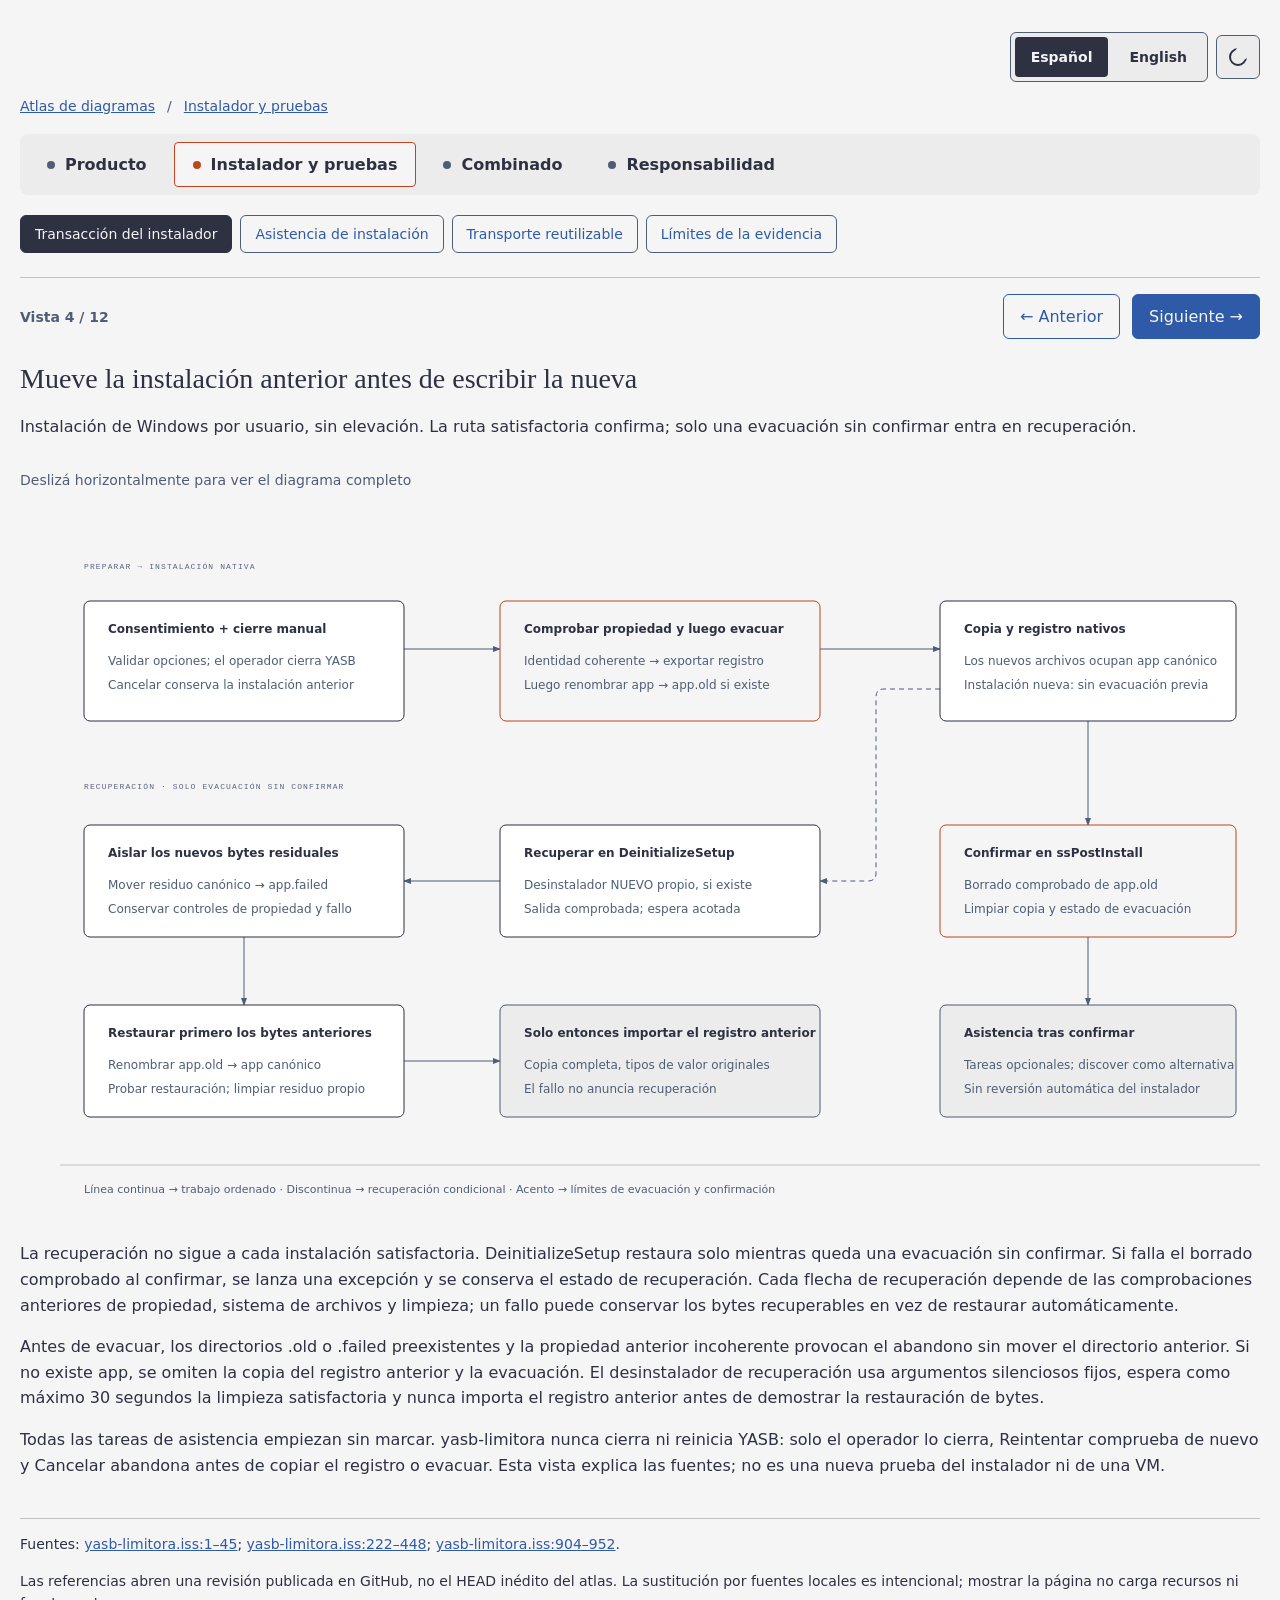
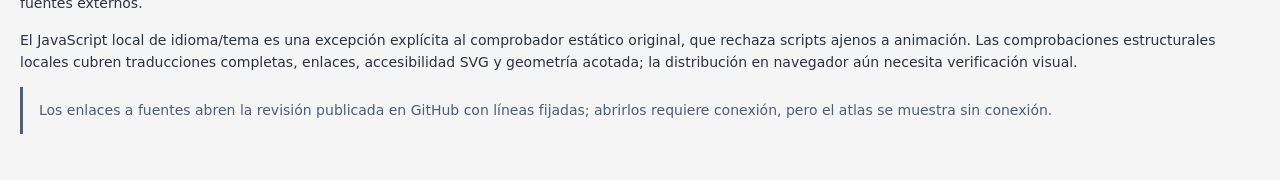
<file: docs/diagramas/installer-transaction.html>
<!doctype html>
<html lang="en"><head><meta charset="utf-8"><meta name="viewport" content="width=device-width, initial-scale=1"><title>Installer transaction</title><style>
body{margin:0;background:var(--paper);color:var(--ink);font-family:'Geist',system-ui,sans-serif}main{max-width:1280px;min-width:0;margin:auto;padding:32px 20px}h1{font:400 28px 'Instrument Serif',serif}p,li{line-height:1.6}a{color:var(--link)}.diagram-container{width:100%;overflow-x:auto}svg{display:block;width:100%;min-width:1280px}.name{font:600 12px 'Geist',system-ui,sans-serif;fill:var(--ink)}.detail{font:400 12px 'Geist',system-ui,sans-serif;fill:var(--muted)}.tag{font:500 8px 'Geist Mono',ui-monospace,monospace;fill:var(--soft);letter-spacing:.14em}.legend{font:400 11px 'Geist',system-ui,sans-serif;fill:var(--muted)}footer{border-top:1px solid var(--rule-solid);margin-top:24px;font-size:14px}.area-nav,.page-nav{display:flex;flex-wrap:wrap;align-items:center;gap:12px;margin:24px 0}.area-nav a,.page-nav a{padding:12px 16px;border:1px solid var(--muted);border-radius:6px;text-decoration:none}.area-nav [aria-current]{border-bottom:4px solid var(--accent);color:var(--ink)}.progress{color:var(--muted);margin-right:auto}#language-controls{width:fit-content;margin-left:auto;border:1px solid var(--muted);border-radius:6px;padding:4px}#language-controls button{font:inherit;padding:8px 16px;border:0;background:transparent;color:var(--ink);cursor:pointer}#language-controls [aria-pressed=true]{background:var(--ink);color:var(--paper);border-radius:4px}a:focus-visible,button:focus-visible{outline:3px solid var(--link);outline-offset:4px}@media print{.diagram-container{overflow-x:visible}svg{min-width:0}}

[hidden]{display:none!important}.breadcrumb{display:flex;flex-wrap:wrap;gap:12px;align-items:center;font-size:14px;margin:16px 0;color:var(--muted)}.crumb-divider::before{content:'/';color:var(--muted)}.section-nav{display:flex;flex-wrap:wrap;gap:8px;padding:8px;background:var(--paper-2);border-radius:8px;margin:20px 0}.section-nav a{display:flex;align-items:center;gap:10px;padding:12px 18px;border:1px solid transparent;border-radius:4px;color:var(--ink);text-decoration:none;font-weight:600}.section-nav a::before{content:'';width:8px;height:8px;border-radius:50%;background:var(--muted);display:inline-block;flex-shrink:0}.section-nav [aria-current=location]{background:var(--paper);border-color:var(--accent)}.section-nav [aria-current=location]::before{background:var(--accent);border-color:var(--accent)}.area-nav{gap:8px;margin:16px 0}.area-nav a{padding:10px 14px;font-size:14px;border-color:var(--muted)}.area-nav [aria-current=page]{background:var(--ink);color:var(--paper);border:1px solid var(--ink)}.page-nav{align-items:center;gap:12px;border-top:1px solid var(--rule-solid);padding-top:16px}.page-nav a{border-color:var(--link)}.page-nav [rel=next]{background:var(--link);color:var(--paper)}.progress{margin-right:auto;font-size:14px;font-weight:600;color:var(--muted)}.source-hint{padding:12px 16px;border-left:3px solid var(--muted);font-size:14px;color:var(--muted)}#language-controls{padding:4px;background:var(--paper-2);border-color:var(--muted)}#language-controls button{min-height:40px;font-size:14px;font-weight:600}#language-controls [aria-pressed=true]{background:var(--ink);color:var(--paper)}.atlas-card:hover,.area-nav a:hover,.section-nav a:hover{border-color:var(--link)}a:focus-visible,button:focus-visible{outline:3px solid var(--link);outline-offset:4px}@media(max-width:640px){main{padding:20px 16px}.section-nav a{padding:10px 12px}.page-nav{flex-wrap:wrap}.progress{flex-basis:100%}.area-nav a{padding:10px 12px}}
figure{container-type:inline-size}.scroll-hint{display:none;font-size:14px;color:var(--muted)}@container(width < 1280px){.scroll-hint{display:block}}@media print{.scroll-hint{display:none}}

/* Light retains the original palette. Dark soft/link text is lifted for surface contrast. */
:root{--paper:#f5f5f5;--paper-2:#ececec;--surface:#fff;--ink:#2d3142;--muted:#4f5d75;--soft:#5a6580;--rule-solid:#bfc0c0;--accent:#bf4520;--link:#2e5aa8;color-scheme:light}
:root[data-theme="dark"]{--paper:#2d3142;--paper-2:#393e53;--surface:#393e53;--ink:#f5f5f5;--muted:#bfc0c0;--soft:#bfc0c0;--rule-solid:rgba(191,192,192,0.25);--accent:#f08a59;--link:#8ab4ef;color-scheme:dark}
.control-bar{display:flex;flex-wrap:wrap;justify-content:flex-end;align-items:center;gap:8px}
.control-bar #language-controls{margin:0}
#theme-toggle{box-sizing:border-box;display:grid;place-items:center;min-width:44px;min-height:44px;padding:10px;border:1px solid var(--muted);border-radius:6px;background:var(--paper-2);color:var(--ink);cursor:pointer}
#theme-toggle:hover{border-color:var(--link)}
.theme-icon{box-sizing:border-box;position:relative;display:block;border:2px solid currentColor;border-radius:50%}
.theme-moon{width:18px;height:18px}
.theme-moon::after{content:'';position:absolute;inset:-4px -4px 4px 4px;border-radius:50%;background:var(--paper-2)}
.theme-sun{display:none;width:12px;height:12px}
.theme-sun::before{content:'';position:absolute;inset:-7px;border:2px dashed currentColor;border-radius:50%}
:root[data-theme="dark"] .theme-moon{display:none}
:root[data-theme="dark"] .theme-sun{display:block}
@media print{.control-bar{display:none}}
</style></head><body><main>
<div class="control-bar"><div id="language-controls" hidden role="group" aria-label="Language" data-i18n-label="Language"><button type="button" data-language="es" lang="es" aria-pressed="false">Español</button> <button type="button" data-language="en" lang="en" aria-pressed="false">English</button></div><button id="theme-toggle" hidden type="button" aria-pressed="false" aria-label="Switch to dark theme" title="Switch to dark theme"><span class="theme-icon theme-moon" aria-hidden="true"></span><span class="theme-icon theme-sun" aria-hidden="true"></span></button></div>
<nav class="breadcrumb" aria-label="Breadcrumb" data-i18n-label="Breadcrumb"><a href="index.html">Diagram atlas</a><span class="crumb-divider" aria-hidden="true"></span><a href="index.html#installer">Installer &amp; proof</a></nav><nav class="section-nav" aria-label="Sections" data-i18n-label="Sections"><a href="index.html#product">Product</a><a href="index.html#installer" aria-current="location">Installer &amp; proof</a><a href="index.html#combined">Combined</a><a href="index.html#responsibility">Responsibility</a></nav><nav class="area-nav" aria-label="Area navigation" data-i18n-label="Area navigation"><a href="installer-transaction.html" aria-current="page">Installer transaction</a><a href="setup-assist.html">Setup assistance</a><a href="proof-harness.html">Reusable transport</a><a href="proof-cases.html">Evidence boundaries</a></nav>
<nav class="page-nav" aria-label="Reading order" data-i18n-label="Reading order"><span class="progress">View 4 / 12</span><a rel="prev" href="data-journey.html">← Previous</a><a rel="next" href="setup-assist.html">Next →</a></nav>
<h1>Move the old install before writing the new one</h1><p>Per-user Windows installation without elevation. The success path commits; only an uncommitted evacuation enters recovery.</p>
<figure style="margin:0"><p class="scroll-hint">Scroll horizontally to see the full diagram</p><div class="diagram-container"><svg xmlns="http://www.w3.org/2000/svg" viewBox="0 0 1280 720" role="img" aria-labelledby="installer-transaction-title installer-transaction-desc"><title id="installer-transaction-title">Installer transaction</title><desc id="installer-transaction-desc">Consent and manual closure precede ownership checks and evacuation; success commits, while an uncommitted evacuation restores prior bytes before prior registry identity.</desc><defs><marker id="arrow" markerWidth="8" markerHeight="6" refX="7" refY="3" orient="auto"><polygon points="0 0,8 3,0 6" fill="var(--muted)"/></marker></defs>
<rect width="1280" height="720" fill="var(--paper)"/>
<text x="64" y="64" class="tag">PREPARE → NATIVE INSTALL</text><text x="64" y="284" class="tag">RECOVERY · UNCOMMITTED EVACUATION ONLY</text>
<path d="M 384 144 H 480" fill="none" stroke="var(--muted)" marker-end="url(#arrow)"/><path d="M 800 144 H 920" fill="none" stroke="var(--muted)" marker-end="url(#arrow)"/>
<path d="M 1068 216 V 320" fill="none" stroke="var(--muted)" marker-end="url(#arrow)"/><path d="M 1068 432 V 500" fill="none" stroke="var(--muted)" marker-end="url(#arrow)"/>
<path d="M 920 184 H 864 Q 856 184 856 192 V 368 Q 856 376 848 376 H 800" fill="none" stroke="var(--muted)" stroke-dasharray="5,4" marker-end="url(#arrow)"/>
<path d="M 480 376 H 384" fill="none" stroke="var(--muted)" marker-end="url(#arrow)"/><path d="M 224 432 V 500" fill="none" stroke="var(--muted)" marker-end="url(#arrow)"/><path d="M 384 556 H 480" fill="none" stroke="var(--muted)" marker-end="url(#arrow)"/>
<g data-node="gate"><rect x="64" y="96" width="320" height="120" rx="6" fill="var(--surface)" stroke="var(--ink)"/><text x="88" y="128" class="name">Consent + manual-close gate</text><text x="88" y="160" class="detail">Validate choices; operator closes YASB</text><text x="88" y="184" class="detail">Cancel leaves the prior install intact</text></g>
<g data-node="evacuate"><rect x="480" y="96" width="320" height="120" rx="6" fill="var(--paper)" stroke="var(--accent)"/><text x="504" y="128" class="name">Verify ownership, then evacuate</text><text x="504" y="160" class="detail">Coherent prior identity → registry export</text><text x="504" y="184" class="detail">Then rename app → app.old if present</text></g>
<g data-node="native"><rect x="920" y="96" width="296" height="120" rx="6" fill="var(--surface)" stroke="var(--ink)"/><text x="944" y="128" class="name">Native copy and registration</text><text x="944" y="160" class="detail">New payload occupies canonical app</text><text x="944" y="184" class="detail">A fresh install has no prior evacuation</text></g>
<g data-node="commit"><rect x="920" y="320" width="296" height="112" rx="6" fill="var(--paper)" stroke="var(--accent)"/><text x="944" y="352" class="name">Commit at ssPostInstall</text><text x="944" y="384" class="detail">Checked deletion of app.old</text><text x="944" y="408" class="detail">Clear snapshot and evacuation state</text></g>
<g data-node="assist"><rect x="920" y="500" width="296" height="112" rx="6" fill="var(--paper-2)" stroke="var(--muted)"/><text x="944" y="532" class="name">Post-commit assistance</text><text x="944" y="564" class="detail">Optional tasks; discover fallback</text><text x="944" y="588" class="detail">Not an automatic installer rollback</text></g>
<g data-node="uninstall"><rect x="480" y="320" width="320" height="112" rx="6" fill="var(--surface)" stroke="var(--ink)"/><text x="504" y="352" class="name">Recover at DeinitializeSetup</text><text x="504" y="384" class="detail">Run owned NEW uninstaller if available</text><text x="504" y="408" class="detail">Checked exit; bounded cleanup wait</text></g>
<g data-node="quarantine"><rect x="64" y="320" width="320" height="112" rx="6" fill="var(--surface)" stroke="var(--ink)"/><text x="88" y="352" class="name">Quarantine residual new bytes</text><text x="88" y="384" class="detail">Move canonical residual → app.failed</text><text x="88" y="408" class="detail">Ownership and failure gates remain</text></g>
<g data-node="restore"><rect x="64" y="500" width="320" height="112" rx="6" fill="var(--surface)" stroke="var(--ink)"/><text x="88" y="532" class="name">Restore prior bytes first</text><text x="88" y="564" class="detail">Rename app.old → canonical app</text><text x="88" y="588" class="detail">Prove restoration; clear owned residual</text></g>
<g data-node="registry"><rect x="480" y="500" width="320" height="112" rx="6" fill="var(--paper-2)" stroke="var(--muted)"/><text x="504" y="532" class="name">Only then import prior registry</text><text x="504" y="564" class="detail">Complete snapshot, original value types</text><text x="504" y="588" class="detail">Failure never advertises recovery success</text></g>
<line x1="40" y1="660" x2="1240" y2="660" stroke="var(--rule-solid)"/><text x="64" y="688" class="legend">Solid → ordered work · Dashed → conditional recovery · Accent → evacuation and commit boundaries</text>
</svg></div><figcaption><p>Recovery is not a step after every successful installation. DeinitializeSetup restores only while an evacuation remains uncommitted. Failed checked deletion at commit raises an exception and preserves recovery state. Every recovery arrow is conditional on the preceding ownership, filesystem, and cleanup checks; failure may retain recovery bytes instead of restoring automatically.</p><p>Before evacuation, stale .old or .failed directories and incoherent prior ownership abort without moving the prior directory. With no existing app directory, setup skips the prior snapshot and evacuation. The rollback uninstaller uses fixed silent arguments, waits at most 30 seconds for successful cleanup, and never imports prior registration before proven byte restoration.</p><p>All assistance tasks start unchecked. yasb-limitora never closes or restarts YASB: the operator alone closes it, Retry probes again, and Cancel aborts before registry snapshot or evacuation. This is an explanatory source view, not new installer or VM proof.</p></figcaption></figure>
<footer><p>Sources: <a href="https://github.com/dnieblesdev/yasb-limitora/blob/8e4bd6016ca99b4ef20e7eb3555b79525bba3a00/packaging/inno/yasb-limitora.iss#L1-L45" target="_blank" rel="noopener noreferrer">yasb-limitora.iss:1–45</a>; <a href="https://github.com/dnieblesdev/yasb-limitora/blob/8e4bd6016ca99b4ef20e7eb3555b79525bba3a00/packaging/inno/yasb-limitora.iss#L222-L448" target="_blank" rel="noopener noreferrer">yasb-limitora.iss:222–448</a>; <a href="https://github.com/dnieblesdev/yasb-limitora/blob/8e4bd6016ca99b4ef20e7eb3555b79525bba3a00/packaging/inno/yasb-limitora.iss#L904-L952" target="_blank" rel="noopener noreferrer">yasb-limitora.iss:904–952</a>.</p><p>Source references open a published GitHub revision, not the unpublished atlas HEAD. Offline system-font fallback is intentional; rendering loads no external assets or fonts.</p><p>Local language/theme JavaScript is an explicit exception to the upstream static checker, which rejects non-animation scripts. Local structural checks cover translation completeness, links, SVG accessibility and bounded geometry; browser layout still needs visual verification.</p></footer><p class="source-hint">Source links open the published GitHub revision with pinned line anchors; clicking them requires a network connection, but the atlas renders offline.</p></main><script>
(() => {
  'use strict';
  const translations = {
    "Scroll horizontally to see the full diagram": "Deslizá horizontalmente para ver el diagrama completo",
    "Breadcrumb": "Ruta de navegación",
    "Sections": "Secciones",
    "Product": "Producto",
    "Combined": "Combinado",
    "Responsibility": "Responsabilidad",
    "Reusable transport": "Transporte reutilizable",
    "Evidence boundaries": "Límites de la evidencia",
    "Source links open the published GitHub revision with pinned line anchors; clicking them requires a network connection, but the atlas renders offline.": "Los enlaces a fuentes abren la revisión publicada en GitHub con líneas fijadas; abrirlos requiere conexión, pero el atlas se muestra sin conexión.",
    "Language": "Idioma",
    "Area navigation": "Navegación por áreas",
    "Reading order": "Orden de lectura",
    "Diagram atlas": "Atlas de diagramas",
    "Installer & proof": "Instalador y pruebas",
    "Installer transaction": "Transacción del instalador",
    "Setup assistance": "Asistencia de instalación",
    "View 4 / 12": "Vista 4 / 12",
    "← Previous": "← Anterior",
    "Next →": "Siguiente →",
    "Move the old install before writing the new one": "Mueve la instalación anterior antes de escribir la nueva",
    "Per-user Windows installation without elevation. The success path commits; only an uncommitted evacuation enters recovery.": "Instalación de Windows por usuario, sin elevación. La ruta satisfactoria confirma; solo una evacuación sin confirmar entra en recuperación.",
    "Consent and manual closure precede ownership checks and evacuation; success commits, while an uncommitted evacuation restores prior bytes before prior registry identity.": "El consentimiento y el cierre manual preceden a comprobar la propiedad y evacuar; el éxito confirma, mientras una evacuación sin confirmar restaura los bytes anteriores antes de su identidad de registro.",
    "PREPARE → NATIVE INSTALL": "PREPARAR → INSTALACIÓN NATIVA",
    "RECOVERY · UNCOMMITTED EVACUATION ONLY": "RECUPERACIÓN · SOLO EVACUACIÓN SIN CONFIRMAR",
    "Consent + manual-close gate": "Consentimiento + cierre manual",
    "Validate choices; operator closes YASB": "Validar opciones; el operador cierra YASB",
    "Cancel leaves the prior install intact": "Cancelar conserva la instalación anterior",
    "Verify ownership, then evacuate": "Comprobar propiedad y luego evacuar",
    "Coherent prior identity → registry export": "Identidad coherente → exportar registro",
    "Then rename app → app.old if present": "Luego renombrar app → app.old si existe",
    "Native copy and registration": "Copia y registro nativos",
    "New payload occupies canonical app": "Los nuevos archivos ocupan app canónico",
    "A fresh install has no prior evacuation": "Instalación nueva: sin evacuación previa",
    "Commit at ssPostInstall": "Confirmar en ssPostInstall",
    "Checked deletion of app.old": "Borrado comprobado de app.old",
    "Clear snapshot and evacuation state": "Limpiar copia y estado de evacuación",
    "Post-commit assistance": "Asistencia tras confirmar",
    "Optional tasks; discover fallback": "Tareas opcionales; discover como alternativa",
    "Not an automatic installer rollback": "Sin reversión automática del instalador",
    "Recover at DeinitializeSetup": "Recuperar en DeinitializeSetup",
    "Run owned NEW uninstaller if available": "Desinstalador NUEVO propio, si existe",
    "Checked exit; bounded cleanup wait": "Salida comprobada; espera acotada",
    "Quarantine residual new bytes": "Aislar los nuevos bytes residuales",
    "Move canonical residual → app.failed": "Mover residuo canónico → app.failed",
    "Ownership and failure gates remain": "Conservar controles de propiedad y fallo",
    "Restore prior bytes first": "Restaurar primero los bytes anteriores",
    "Rename app.old → canonical app": "Renombrar app.old → app canónico",
    "Prove restoration; clear owned residual": "Probar restauración; limpiar residuo propio",
    "Only then import prior registry": "Solo entonces importar el registro anterior",
    "Complete snapshot, original value types": "Copia completa, tipos de valor originales",
    "Failure never advertises recovery success": "El fallo no anuncia recuperación",
    "Solid → ordered work · Dashed → conditional recovery · Accent → evacuation and commit boundaries": "Línea continua → trabajo ordenado · Discontinua → recuperación condicional · Acento → límites de evacuación y confirmación",
    "Recovery is not a step after every successful installation. DeinitializeSetup restores only while an evacuation remains uncommitted. Failed checked deletion at commit raises an exception and preserves recovery state. Every recovery arrow is conditional on the preceding ownership, filesystem, and cleanup checks; failure may retain recovery bytes instead of restoring automatically.": "La recuperación no sigue a cada instalación satisfactoria. DeinitializeSetup restaura solo mientras queda una evacuación sin confirmar. Si falla el borrado comprobado al confirmar, se lanza una excepción y se conserva el estado de recuperación. Cada flecha de recuperación depende de las comprobaciones anteriores de propiedad, sistema de archivos y limpieza; un fallo puede conservar los bytes recuperables en vez de restaurar automáticamente.",
    "Before evacuation, stale .old or .failed directories and incoherent prior ownership abort without moving the prior directory. With no existing app directory, setup skips the prior snapshot and evacuation. The rollback uninstaller uses fixed silent arguments, waits at most 30 seconds for successful cleanup, and never imports prior registration before proven byte restoration.": "Antes de evacuar, los directorios .old o .failed preexistentes y la propiedad anterior incoherente provocan el abandono sin mover el directorio anterior. Si no existe app, se omiten la copia del registro anterior y la evacuación. El desinstalador de recuperación usa argumentos silenciosos fijos, espera como máximo 30 segundos la limpieza satisfactoria y nunca importa el registro anterior antes de demostrar la restauración de bytes.",
    "All assistance tasks start unchecked. yasb-limitora never closes or restarts YASB: the operator alone closes it, Retry probes again, and Cancel aborts before registry snapshot or evacuation. This is an explanatory source view, not new installer or VM proof.": "Todas las tareas de asistencia empiezan sin marcar. yasb-limitora nunca cierra ni reinicia YASB: solo el operador lo cierra, Reintentar comprueba de nuevo y Cancelar abandona antes de copiar el registro o evacuar. Esta vista explica las fuentes; no es una nueva prueba del instalador ni de una VM.",
    "Sources:": "Fuentes:",
    "Source references open a published GitHub revision, not the unpublished atlas HEAD. Offline system-font fallback is intentional; rendering loads no external assets or fonts.": "Las referencias abren una revisión publicada en GitHub, no el HEAD inédito del atlas. La sustitución por fuentes locales es intencional; mostrar la página no carga recursos ni fuentes externos.",
    "Local language/theme JavaScript is an explicit exception to the upstream static checker, which rejects non-animation scripts. Local structural checks cover translation completeness, links, SVG accessibility and bounded geometry; browser layout still needs visual verification.": "El JavaScript local de idioma/tema es una excepción explícita al comprobador estático original, que rechaza scripts ajenos a animación. Las comprobaciones estructurales locales cubren traducciones completas, enlaces, accesibilidad SVG y geometría acotada; la distribución en navegador aún necesita verificación visual."
  };
  const walker = document.createTreeWalker(document.documentElement, NodeFilter.SHOW_TEXT);
  const entries = [];
  while (walker.nextNode()) {
    const node = walker.currentNode;
    if (node.parentElement.closest('script, style, code, button')) continue;
    const english = node.textContent.trim();
    if (Object.prototype.hasOwnProperty.call(translations, english)) entries.push({node, original: node.textContent, english});
  }
  const controls = document.getElementById('language-controls');
  const buttons = controls.querySelectorAll('button');
  const themeButton = document.getElementById('theme-toggle');
  let theme = 'light';
  const updateThemeControl = () => {
    const dark = theme === 'dark';
    const spanish = document.documentElement.lang === 'es';
    const label = spanish
      ? (dark ? 'Activar tema claro' : 'Activar tema oscuro')
      : (dark ? 'Switch to light theme' : 'Switch to dark theme');
    themeButton.setAttribute('aria-label', label);
    themeButton.title = label;
    themeButton.setAttribute('aria-pressed', String(dark));
  };
  const applyTheme = selected => {
    theme = selected === 'dark' ? 'dark' : 'light';
    document.documentElement.dataset.theme = theme;
    updateThemeControl();
  };
  try {
    const saved = localStorage.getItem('yasb-limitora-theme');
    if (saved === 'light' || saved === 'dark') theme = saved;
  } catch (_) { /* Storage may be unavailable, including on file://. */ }
  applyTheme(theme);
  themeButton.addEventListener('click', () => {
    applyTheme(theme === 'dark' ? 'light' : 'dark');
    try { localStorage.setItem('yasb-limitora-theme', theme); } catch (_) { /* Session-only choice. */ }
  });
  themeButton.hidden = false;
  const applyLanguage = language => {
    for (const {node, original, english} of entries) node.textContent = original.replace(english, language === 'es' ? translations[english] : english);
    document.documentElement.lang = language;
    for (const element of document.querySelectorAll('[data-i18n-label]')) {
      const english = element.dataset.i18nLabel;
      element.setAttribute('aria-label', language === 'es' ? translations[english] : english);
    }
    for (const button of buttons) button.setAttribute('aria-pressed', String(button.dataset.language === language));
    updateThemeControl();
  };
  let language = 'es';
  try {
    const saved = localStorage.getItem('yasb-limitora-language');
    if (saved === 'es' || saved === 'en') language = saved;
  } catch (_) { /* Storage may be unavailable, including on file://. */ }
  applyLanguage(language);
  for (const button of buttons) button.addEventListener('click', () => {
    const selected = button.dataset.language;
    if (selected !== 'es' && selected !== 'en') return;
    applyLanguage(selected);
    try { localStorage.setItem('yasb-limitora-language', selected); } catch (_) { /* Session-only choice. */ }
  });
  controls.hidden = false;
})();
</script></body></html>
</file>
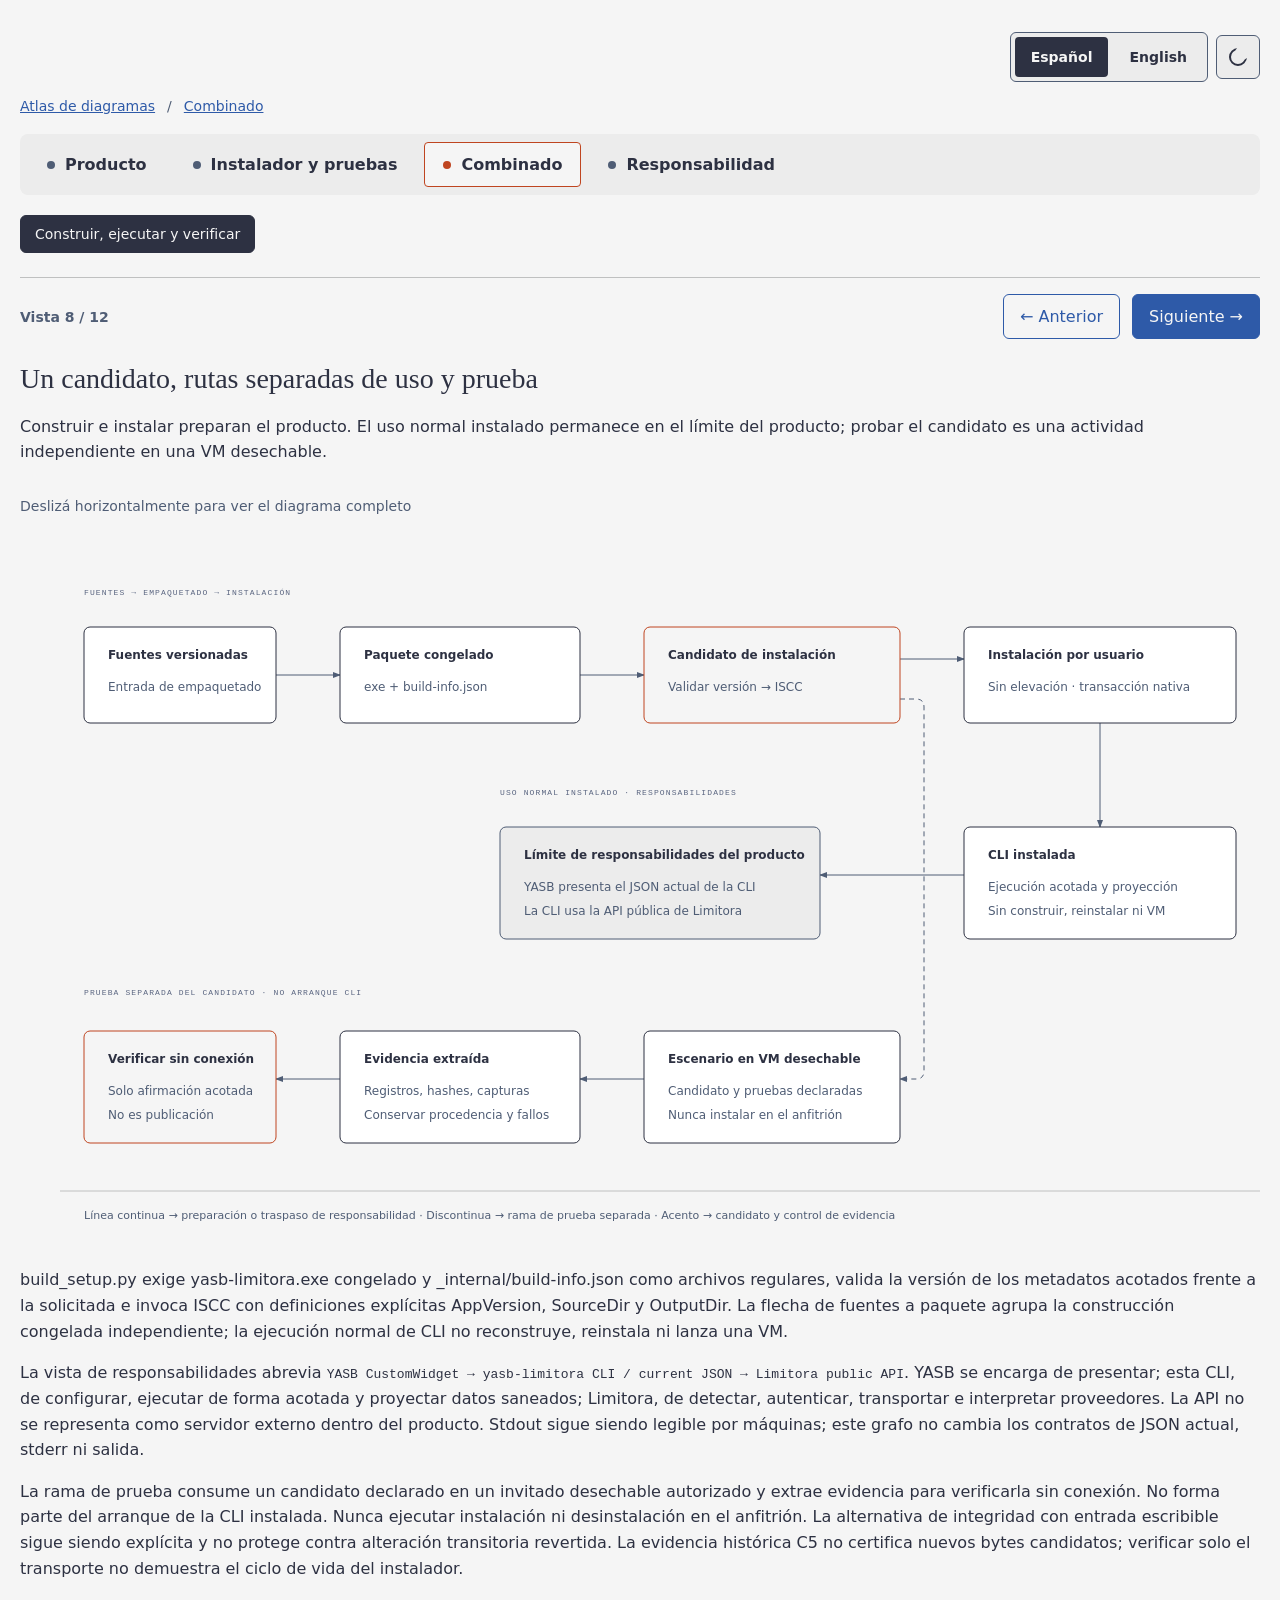
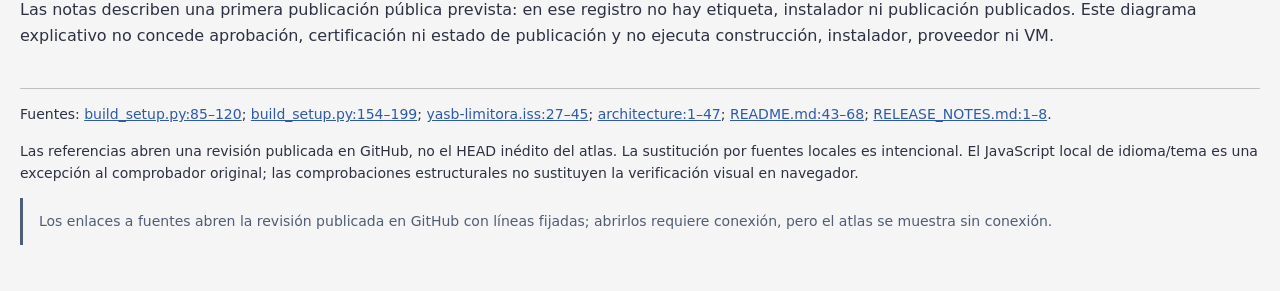
<file: docs/diagramas/lifecycle-verify.html>
<!doctype html>
<html lang="en"><head><meta charset="utf-8"><meta name="viewport" content="width=device-width, initial-scale=1"><title>Build, run and verify</title><style>
body{margin:0;background:var(--paper);color:var(--ink);font-family:'Geist',system-ui,sans-serif}main{max-width:1280px;min-width:0;margin:auto;padding:32px 20px}h1{font:400 28px 'Instrument Serif',serif}p,li{line-height:1.6}a{color:var(--link)}.diagram-container{width:100%;overflow-x:auto}svg{display:block;width:100%;min-width:1280px}.name{font:600 12px 'Geist',system-ui,sans-serif;fill:var(--ink)}.detail{font:400 12px 'Geist',system-ui,sans-serif;fill:var(--muted)}.tag{font:500 8px 'Geist Mono',ui-monospace,monospace;fill:var(--soft);letter-spacing:.14em}.legend{font:400 11px 'Geist',system-ui,sans-serif;fill:var(--muted)}footer{border-top:1px solid var(--rule-solid);margin-top:24px;font-size:14px}.area-nav,.page-nav{display:flex;flex-wrap:wrap;align-items:center;gap:12px;margin:24px 0}.area-nav a,.page-nav a{padding:12px 16px;border:1px solid var(--muted);border-radius:6px;text-decoration:none}.area-nav [aria-current]{border-bottom:4px solid var(--accent);color:var(--ink)}.progress{color:var(--muted);margin-right:auto}#language-controls{width:fit-content;margin-left:auto;border:1px solid var(--muted);border-radius:6px;padding:4px}#language-controls button{font:inherit;padding:8px 16px;border:0;background:transparent;color:var(--ink);cursor:pointer}#language-controls [aria-pressed=true]{background:var(--ink);color:var(--paper);border-radius:4px}a:focus-visible,button:focus-visible{outline:3px solid var(--link);outline-offset:4px}@media print{.diagram-container{overflow-x:visible}svg{min-width:0}}

[hidden]{display:none!important}.breadcrumb{display:flex;flex-wrap:wrap;gap:12px;align-items:center;font-size:14px;margin:16px 0;color:var(--muted)}.crumb-divider::before{content:'/';color:var(--muted)}.section-nav{display:flex;flex-wrap:wrap;gap:8px;padding:8px;background:var(--paper-2);border-radius:8px;margin:20px 0}.section-nav a{display:flex;align-items:center;gap:10px;padding:12px 18px;border:1px solid transparent;border-radius:4px;color:var(--ink);text-decoration:none;font-weight:600}.section-nav a::before{content:'';width:8px;height:8px;border-radius:50%;background:var(--muted);display:inline-block;flex-shrink:0}.section-nav [aria-current=location]{background:var(--paper);border-color:var(--accent)}.section-nav [aria-current=location]::before{background:var(--accent);border-color:var(--accent)}.area-nav{gap:8px;margin:16px 0}.area-nav a{padding:10px 14px;font-size:14px;border-color:var(--muted)}.area-nav [aria-current=page]{background:var(--ink);color:var(--paper);border:1px solid var(--ink)}.page-nav{align-items:center;gap:12px;border-top:1px solid var(--rule-solid);padding-top:16px}.page-nav a{border-color:var(--link)}.page-nav [rel=next]{background:var(--link);color:var(--paper)}.progress{margin-right:auto;font-size:14px;font-weight:600;color:var(--muted)}.source-hint{padding:12px 16px;border-left:3px solid var(--muted);font-size:14px;color:var(--muted)}#language-controls{padding:4px;background:var(--paper-2);border-color:var(--muted)}#language-controls button{min-height:40px;font-size:14px;font-weight:600}#language-controls [aria-pressed=true]{background:var(--ink);color:var(--paper)}.atlas-card:hover,.area-nav a:hover,.section-nav a:hover{border-color:var(--link)}a:focus-visible,button:focus-visible{outline:3px solid var(--link);outline-offset:4px}@media(max-width:640px){main{padding:20px 16px}.section-nav a{padding:10px 12px}.page-nav{flex-wrap:wrap}.progress{flex-basis:100%}.area-nav a{padding:10px 12px}}
figure{container-type:inline-size}.scroll-hint{display:none;font-size:14px;color:var(--muted)}@container(width < 1280px){.scroll-hint{display:block}}@media print{.scroll-hint{display:none}}

/* Light retains the original palette. Dark soft/link text is lifted for surface contrast. */
:root{--paper:#f5f5f5;--paper-2:#ececec;--surface:#fff;--ink:#2d3142;--muted:#4f5d75;--soft:#5a6580;--rule-solid:#bfc0c0;--accent:#bf4520;--link:#2e5aa8;color-scheme:light}
:root[data-theme="dark"]{--paper:#2d3142;--paper-2:#393e53;--surface:#393e53;--ink:#f5f5f5;--muted:#bfc0c0;--soft:#bfc0c0;--rule-solid:rgba(191,192,192,0.25);--accent:#f08a59;--link:#8ab4ef;color-scheme:dark}
.control-bar{display:flex;flex-wrap:wrap;justify-content:flex-end;align-items:center;gap:8px}
.control-bar #language-controls{margin:0}
#theme-toggle{box-sizing:border-box;display:grid;place-items:center;min-width:44px;min-height:44px;padding:10px;border:1px solid var(--muted);border-radius:6px;background:var(--paper-2);color:var(--ink);cursor:pointer}
#theme-toggle:hover{border-color:var(--link)}
.theme-icon{box-sizing:border-box;position:relative;display:block;border:2px solid currentColor;border-radius:50%}
.theme-moon{width:18px;height:18px}
.theme-moon::after{content:'';position:absolute;inset:-4px -4px 4px 4px;border-radius:50%;background:var(--paper-2)}
.theme-sun{display:none;width:12px;height:12px}
.theme-sun::before{content:'';position:absolute;inset:-7px;border:2px dashed currentColor;border-radius:50%}
:root[data-theme="dark"] .theme-moon{display:none}
:root[data-theme="dark"] .theme-sun{display:block}
@media print{.control-bar{display:none}}
</style></head><body><main>
<div class="control-bar"><div id="language-controls" hidden role="group" aria-label="Language" data-i18n-label="Language"><button type="button" data-language="es" lang="es" aria-pressed="false">Español</button> <button type="button" data-language="en" lang="en" aria-pressed="false">English</button></div><button id="theme-toggle" hidden type="button" aria-pressed="false" aria-label="Switch to dark theme" title="Switch to dark theme"><span class="theme-icon theme-moon" aria-hidden="true"></span><span class="theme-icon theme-sun" aria-hidden="true"></span></button></div>
<nav class="breadcrumb" aria-label="Breadcrumb" data-i18n-label="Breadcrumb"><a href="index.html">Diagram atlas</a><span class="crumb-divider" aria-hidden="true"></span><a href="index.html#combined">Combined</a></nav><nav class="section-nav" aria-label="Sections" data-i18n-label="Sections"><a href="index.html#product">Product</a><a href="index.html#installer">Installer &amp; proof</a><a href="index.html#combined" aria-current="location">Combined</a><a href="index.html#responsibility">Responsibility</a></nav><nav class="area-nav" aria-label="Area navigation" data-i18n-label="Area navigation"><a href="lifecycle-verify.html" aria-current="page">Build, run and verify</a></nav>
<nav class="page-nav" aria-label="Reading order" data-i18n-label="Reading order"><span class="progress">View 8 / 12</span><a rel="prev" href="proof-cases.html">← Previous</a><a rel="next" href="installer-states.html">Next →</a></nav>
<h1>One candidate, separate runtime and proof paths</h1><p>Building and installing prepare the product. Normal installed use stays inside the product boundary; candidate proof is a separate disposable-VM activity.</p>
<figure style="margin:0"><p class="scroll-hint">Scroll horizontally to see the full diagram</p><div class="diagram-container"><svg xmlns="http://www.w3.org/2000/svg" viewBox="0 0 1280 720" role="img" aria-labelledby="lifecycle-verify-title lifecycle-verify-desc"><title id="lifecycle-verify-title">Build, run and verify</title><desc id="lifecycle-verify-desc">Source becomes a frozen bundle and setup candidate; installed runtime and disposable-VM evidence verification are separate branches, not work repeated by normal CLI execution.</desc><defs><marker id="arrow" markerWidth="8" markerHeight="6" refX="7" refY="3" orient="auto"><polygon points="0 0,8 3,0 6" fill="var(--muted)"/></marker></defs><rect width="1280" height="720" fill="var(--paper)"/>
<text x="64" y="64" class="tag">SOURCE → PACKAGING → INSTALL</text><text x="480" y="264" class="tag">NORMAL INSTALLED USE · OWNERSHIP VIEW</text><text x="64" y="464" class="tag">SEPARATE CANDIDATE PROOF · NOT CLI STARTUP</text>
<path data-from="source" data-to="frozen" d="M 256 144 H 320" fill="none" stroke="var(--muted)" marker-end="url(#arrow)"/><path data-from="frozen" data-to="candidate" d="M 560 144 H 624" fill="none" stroke="var(--muted)" marker-end="url(#arrow)"/><path data-from="candidate" data-to="install" d="M 880 128 H 944" fill="none" stroke="var(--muted)" marker-end="url(#arrow)"/><path data-from="install" data-to="cli" d="M 1080 192 V 296" fill="none" stroke="var(--muted)" marker-end="url(#arrow)"/><path data-from="cli" data-to="boundary" d="M 944 344 H 800" fill="none" stroke="var(--muted)" marker-end="url(#arrow)"/>
<path data-from="candidate" data-to="vm" d="M 880 168 H 896 Q 904 168 904 176 V 540 Q 904 548 896 548 H 880" fill="none" stroke="var(--muted)" stroke-dasharray="5,4" marker-end="url(#arrow)"/><path data-from="vm" data-to="evidence" d="M 624 548 H 560" fill="none" stroke="var(--muted)" marker-end="url(#arrow)"/><path data-from="evidence" data-to="verifier" d="M 320 548 H 256" fill="none" stroke="var(--muted)" marker-end="url(#arrow)"/>
<g data-node="source"><rect x="64" y="96" width="192" height="96" rx="6" fill="var(--surface)" stroke="var(--ink)"/><text x="88" y="128" class="name">Versioned source</text><text x="88" y="160" class="detail">Packaging input</text></g>
<g data-node="frozen"><rect x="320" y="96" width="240" height="96" rx="6" fill="var(--surface)" stroke="var(--ink)"/><text x="344" y="128" class="name">Frozen bundle</text><text x="344" y="160" class="detail">exe + build-info.json</text></g>
<g data-node="candidate"><rect x="624" y="96" width="256" height="96" rx="6" fill="var(--paper)" stroke="var(--accent)"/><text x="648" y="128" class="name">Setup candidate</text><text x="648" y="160" class="detail">Version check → ISCC</text></g>
<g data-node="install"><rect x="944" y="96" width="272" height="96" rx="6" fill="var(--surface)" stroke="var(--ink)"/><text x="968" y="128" class="name">Per-user install</text><text x="968" y="160" class="detail">No elevation · native transaction</text></g>
<g data-node="cli"><rect x="944" y="296" width="272" height="112" rx="6" fill="var(--surface)" stroke="var(--ink)"/><text x="968" y="328" class="name">Installed CLI</text><text x="968" y="360" class="detail">Bounded execution and projection</text><text x="968" y="384" class="detail">No build, reinstall or VM launch</text></g>
<g data-node="boundary"><rect x="480" y="296" width="320" height="112" rx="6" fill="var(--paper-2)" stroke="var(--muted)"/><text x="504" y="328" class="name">Product ownership boundary</text><text x="504" y="360" class="detail">YASB presents current JSON from CLI</text><text x="504" y="384" class="detail">CLI uses Limitora public API</text></g>
<g data-node="vm"><rect x="624" y="500" width="256" height="112" rx="6" fill="var(--surface)" stroke="var(--ink)"/><text x="648" y="532" class="name">Disposable-VM scenario</text><text x="648" y="564" class="detail">Declared candidate and fixtures</text><text x="648" y="588" class="detail">Never install on the host</text></g>
<g data-node="evidence"><rect x="320" y="500" width="240" height="112" rx="6" fill="var(--surface)" stroke="var(--ink)"/><text x="344" y="532" class="name">Extracted evidence</text><text x="344" y="564" class="detail">Records, hashes, captures</text><text x="344" y="588" class="detail">Retain provenance and failures</text></g>
<g data-node="verifier"><rect x="64" y="500" width="192" height="112" rx="6" fill="var(--paper)" stroke="var(--accent)"/><text x="88" y="532" class="name">Offline verifier</text><text x="88" y="564" class="detail">Bounded claim only</text><text x="88" y="588" class="detail">Not publication</text></g>
<line x1="40" y1="660" x2="1240" y2="660" stroke="var(--rule-solid)"/><text x="64" y="688" class="legend">Solid → preparation or responsibility handoff · Dashed → separate proof branch · Accent → candidate and evidence gate</text>
</svg></div><figcaption><p>build_setup.py requires a regular frozen yasb-limitora.exe and _internal/build-info.json, validates the bounded metadata version against the requested version, and invokes ISCC with explicit AppVersion, SourceDir and OutputDir definitions. The source-to-bundle arrow groups the separate frozen build; normal CLI execution does not rebuild, reinstall or launch a VM.</p><p>The ownership view abbreviates <code>YASB CustomWidget → yasb-limitora CLI / current JSON → Limitora public API</code>. YASB owns presentation; this CLI owns configuration, bounded execution and sanitized projection; Limitora owns detection, authentication, transport and provider interpretation. The API is not drawn as an external server inside this product. Stdout stays machine-readable; this graph changes no current JSON, stderr or exit contract.</p><p>The proof branch consumes a declared candidate in an authorized disposable guest and extracts evidence for offline verification. It is not part of installed CLI startup. Never run setup or uninstall on the host. Writable-input integrity fallback remains explicit and does not protect against reverted transient tamper. Historical C5 evidence does not certify new candidate bytes; transport verification alone is not installer lifecycle proof.</p><p>The release notes describe a planned first public release: no tag, installer artifact or release is published in that record. This explanatory diagram grants no approval, certification or publication status and performs no build, installer, provider or VM operation.</p></figcaption></figure>
<footer><p>Sources: <a href="https://github.com/dnieblesdev/yasb-limitora/blob/8e4bd6016ca99b4ef20e7eb3555b79525bba3a00/scripts/build_setup.py#L85-L120" target="_blank" rel="noopener noreferrer">build_setup.py:85–120</a>; <a href="https://github.com/dnieblesdev/yasb-limitora/blob/8e4bd6016ca99b4ef20e7eb3555b79525bba3a00/scripts/build_setup.py#L154-L199" target="_blank" rel="noopener noreferrer">build_setup.py:154–199</a>; <a href="https://github.com/dnieblesdev/yasb-limitora/blob/8e4bd6016ca99b4ef20e7eb3555b79525bba3a00/packaging/inno/yasb-limitora.iss#L27-L45" target="_blank" rel="noopener noreferrer">yasb-limitora.iss:27–45</a>; <a href="https://github.com/dnieblesdev/yasb-limitora/blob/8e4bd6016ca99b4ef20e7eb3555b79525bba3a00/docs/architecture/README.md#L1-L47" target="_blank" rel="noopener noreferrer">architecture:1–47</a>; <a href="https://github.com/dnieblesdev/yasb-limitora/blob/8e4bd6016ca99b4ef20e7eb3555b79525bba3a00/proof-harness/README.md#L43-L68" target="_blank" rel="noopener noreferrer">README.md:43–68</a>; <a href="https://github.com/dnieblesdev/yasb-limitora/blob/8e4bd6016ca99b4ef20e7eb3555b79525bba3a00/docs/release/0.2.0/RELEASE_NOTES.md#L1-L8" target="_blank" rel="noopener noreferrer">RELEASE_NOTES.md:1–8</a>.</p><p>Source references open a published GitHub revision, not the unpublished atlas HEAD. Offline system-font fallback is intentional. Local language/theme JavaScript is an explicit exception to the upstream static checker; local structural checks do not replace browser visual verification.</p></footer><p class="source-hint">Source links open the published GitHub revision with pinned line anchors; clicking them requires a network connection, but the atlas renders offline.</p></main><script>
(() => {
  'use strict';
  const translations = {
    "Scroll horizontally to see the full diagram": "Deslizá horizontalmente para ver el diagrama completo",
    "Breadcrumb": "Ruta de navegación",
    "Sections": "Secciones",
    "Product": "Producto",
    "Combined": "Combinado",
    "Responsibility": "Responsabilidad",
    "Next →": "Siguiente →",
    "Installer & proof": "Instalador y pruebas",
    "Source links open the published GitHub revision with pinned line anchors; clicking them requires a network connection, but the atlas renders offline.": "Los enlaces a fuentes abren la revisión publicada en GitHub con líneas fijadas; abrirlos requiere conexión, pero el atlas se muestra sin conexión.",
    "Language": "Idioma",
    "Area navigation": "Navegación por áreas",
    "Reading order": "Orden de lectura",
    "Diagram atlas": "Atlas de diagramas",
    "Combined view": "Vista combinada",
    "Build, run and verify": "Construir, ejecutar y verificar",
    "View 8 / 12": "Vista 8 / 12",
    "← Previous": "← Anterior",
    "Back to the atlas": "Volver al atlas",
    "One candidate, separate runtime and proof paths": "Un candidato, rutas separadas de uso y prueba",
    "Building and installing prepare the product. Normal installed use stays inside the product boundary; candidate proof is a separate disposable-VM activity.": "Construir e instalar preparan el producto. El uso normal instalado permanece en el límite del producto; probar el candidato es una actividad independiente en una VM desechable.",
    "Source becomes a frozen bundle and setup candidate; installed runtime and disposable-VM evidence verification are separate branches, not work repeated by normal CLI execution.": "Las fuentes se convierten en un paquete congelado y un candidato de instalación; el uso instalado y la verificación de evidencia en VM desechable son ramas separadas, no trabajo repetido por la CLI normal.",
    "SOURCE → PACKAGING → INSTALL": "FUENTES → EMPAQUETADO → INSTALACIÓN",
    "NORMAL INSTALLED USE · OWNERSHIP VIEW": "USO NORMAL INSTALADO · RESPONSABILIDADES",
    "SEPARATE CANDIDATE PROOF · NOT CLI STARTUP": "PRUEBA SEPARADA DEL CANDIDATO · NO ARRANQUE CLI",
    "Versioned source": "Fuentes versionadas",
    "Packaging input": "Entrada de empaquetado",
    "Frozen bundle": "Paquete congelado",
    "exe + build-info.json": "exe + build-info.json",
    "Setup candidate": "Candidato de instalación",
    "Version check → ISCC": "Validar versión → ISCC",
    "Per-user install": "Instalación por usuario",
    "No elevation · native transaction": "Sin elevación · transacción nativa",
    "Installed CLI": "CLI instalada",
    "Bounded execution and projection": "Ejecución acotada y proyección",
    "No build, reinstall or VM launch": "Sin construir, reinstalar ni VM",
    "Product ownership boundary": "Límite de responsabilidades del producto",
    "YASB presents current JSON from CLI": "YASB presenta el JSON actual de la CLI",
    "CLI uses Limitora public API": "La CLI usa la API pública de Limitora",
    "Disposable-VM scenario": "Escenario en VM desechable",
    "Declared candidate and fixtures": "Candidato y pruebas declaradas",
    "Never install on the host": "Nunca instalar en el anfitrión",
    "Extracted evidence": "Evidencia extraída",
    "Records, hashes, captures": "Registros, hashes, capturas",
    "Retain provenance and failures": "Conservar procedencia y fallos",
    "Offline verifier": "Verificar sin conexión",
    "Bounded claim only": "Solo afirmación acotada",
    "Not publication": "No es publicación",
    "Solid → preparation or responsibility handoff · Dashed → separate proof branch · Accent → candidate and evidence gate": "Línea continua → preparación o traspaso de responsabilidad · Discontinua → rama de prueba separada · Acento → candidato y control de evidencia",
    "build_setup.py requires a regular frozen yasb-limitora.exe and _internal/build-info.json, validates the bounded metadata version against the requested version, and invokes ISCC with explicit AppVersion, SourceDir and OutputDir definitions. The source-to-bundle arrow groups the separate frozen build; normal CLI execution does not rebuild, reinstall or launch a VM.": "build_setup.py exige yasb-limitora.exe congelado y _internal/build-info.json como archivos regulares, valida la versión de los metadatos acotados frente a la solicitada e invoca ISCC con definiciones explícitas AppVersion, SourceDir y OutputDir. La flecha de fuentes a paquete agrupa la construcción congelada independiente; la ejecución normal de CLI no reconstruye, reinstala ni lanza una VM.",
    "The ownership view abbreviates": "La vista de responsabilidades abrevia",
    ". YASB owns presentation; this CLI owns configuration, bounded execution and sanitized projection; Limitora owns detection, authentication, transport and provider interpretation. The API is not drawn as an external server inside this product. Stdout stays machine-readable; this graph changes no current JSON, stderr or exit contract.": ". YASB se encarga de presentar; esta CLI, de configurar, ejecutar de forma acotada y proyectar datos saneados; Limitora, de detectar, autenticar, transportar e interpretar proveedores. La API no se representa como servidor externo dentro del producto. Stdout sigue siendo legible por máquinas; este grafo no cambia los contratos de JSON actual, stderr ni salida.",
    "The proof branch consumes a declared candidate in an authorized disposable guest and extracts evidence for offline verification. It is not part of installed CLI startup. Never run setup or uninstall on the host. Writable-input integrity fallback remains explicit and does not protect against reverted transient tamper. Historical C5 evidence does not certify new candidate bytes; transport verification alone is not installer lifecycle proof.": "La rama de prueba consume un candidato declarado en un invitado desechable autorizado y extrae evidencia para verificarla sin conexión. No forma parte del arranque de la CLI instalada. Nunca ejecutar instalación ni desinstalación en el anfitrión. La alternativa de integridad con entrada escribible sigue siendo explícita y no protege contra alteración transitoria revertida. La evidencia histórica C5 no certifica nuevos bytes candidatos; verificar solo el transporte no demuestra el ciclo de vida del instalador.",
    "The release notes describe a planned first public release: no tag, installer artifact or release is published in that record. This explanatory diagram grants no approval, certification or publication status and performs no build, installer, provider or VM operation.": "Las notas describen una primera publicación pública prevista: en ese registro no hay etiqueta, instalador ni publicación publicados. Este diagrama explicativo no concede aprobación, certificación ni estado de publicación y no ejecuta construcción, instalador, proveedor ni VM.",
    "Sources:": "Fuentes:",
    "Source references open a published GitHub revision, not the unpublished atlas HEAD. Offline system-font fallback is intentional. Local language/theme JavaScript is an explicit exception to the upstream static checker; local structural checks do not replace browser visual verification.": "Las referencias abren una revisión publicada en GitHub, no el HEAD inédito del atlas. La sustitución por fuentes locales es intencional. El JavaScript local de idioma/tema es una excepción al comprobador original; las comprobaciones estructurales no sustituyen la verificación visual en navegador."
  };
  const walker = document.createTreeWalker(document.documentElement, NodeFilter.SHOW_TEXT);
  const entries = [];
  while (walker.nextNode()) {
    const node = walker.currentNode;
    if (node.parentElement.closest('script, style, code, button')) continue;
    const english = node.textContent.trim();
    if (Object.prototype.hasOwnProperty.call(translations, english)) entries.push({node, original: node.textContent, english});
  }
  const controls = document.getElementById('language-controls');
  const buttons = controls.querySelectorAll('button');
  const themeButton = document.getElementById('theme-toggle');
  let theme = 'light';
  const updateThemeControl = () => {
    const dark = theme === 'dark';
    const spanish = document.documentElement.lang === 'es';
    const label = spanish
      ? (dark ? 'Activar tema claro' : 'Activar tema oscuro')
      : (dark ? 'Switch to light theme' : 'Switch to dark theme');
    themeButton.setAttribute('aria-label', label);
    themeButton.title = label;
    themeButton.setAttribute('aria-pressed', String(dark));
  };
  const applyTheme = selected => {
    theme = selected === 'dark' ? 'dark' : 'light';
    document.documentElement.dataset.theme = theme;
    updateThemeControl();
  };
  try {
    const saved = localStorage.getItem('yasb-limitora-theme');
    if (saved === 'light' || saved === 'dark') theme = saved;
  } catch (_) { /* Storage may be unavailable, including on file://. */ }
  applyTheme(theme);
  themeButton.addEventListener('click', () => {
    applyTheme(theme === 'dark' ? 'light' : 'dark');
    try { localStorage.setItem('yasb-limitora-theme', theme); } catch (_) { /* Session-only choice. */ }
  });
  themeButton.hidden = false;
  const applyLanguage = language => {
    for (const {node, original, english} of entries) node.textContent = original.replace(english, language === 'es' ? translations[english] : english);
    document.documentElement.lang = language;
    for (const element of document.querySelectorAll('[data-i18n-label]')) {
      const english = element.dataset.i18nLabel;
      element.setAttribute('aria-label', language === 'es' ? translations[english] : english);
    }
    for (const button of buttons) button.setAttribute('aria-pressed', String(button.dataset.language === language));
    updateThemeControl();
  };
  let language = 'es';
  try {
    const saved = localStorage.getItem('yasb-limitora-language');
    if (saved === 'es' || saved === 'en') language = saved;
  } catch (_) { /* Storage may be unavailable, including on file://. */ }
  applyLanguage(language);
  for (const button of buttons) button.addEventListener('click', () => {
    const selected = button.dataset.language;
    if (selected !== 'es' && selected !== 'en') return;
    applyLanguage(selected);
    try { localStorage.setItem('yasb-limitora-language', selected); } catch (_) { /* Session-only choice. */ }
  });
  controls.hidden = false;
})();
</script></body></html>
</file>
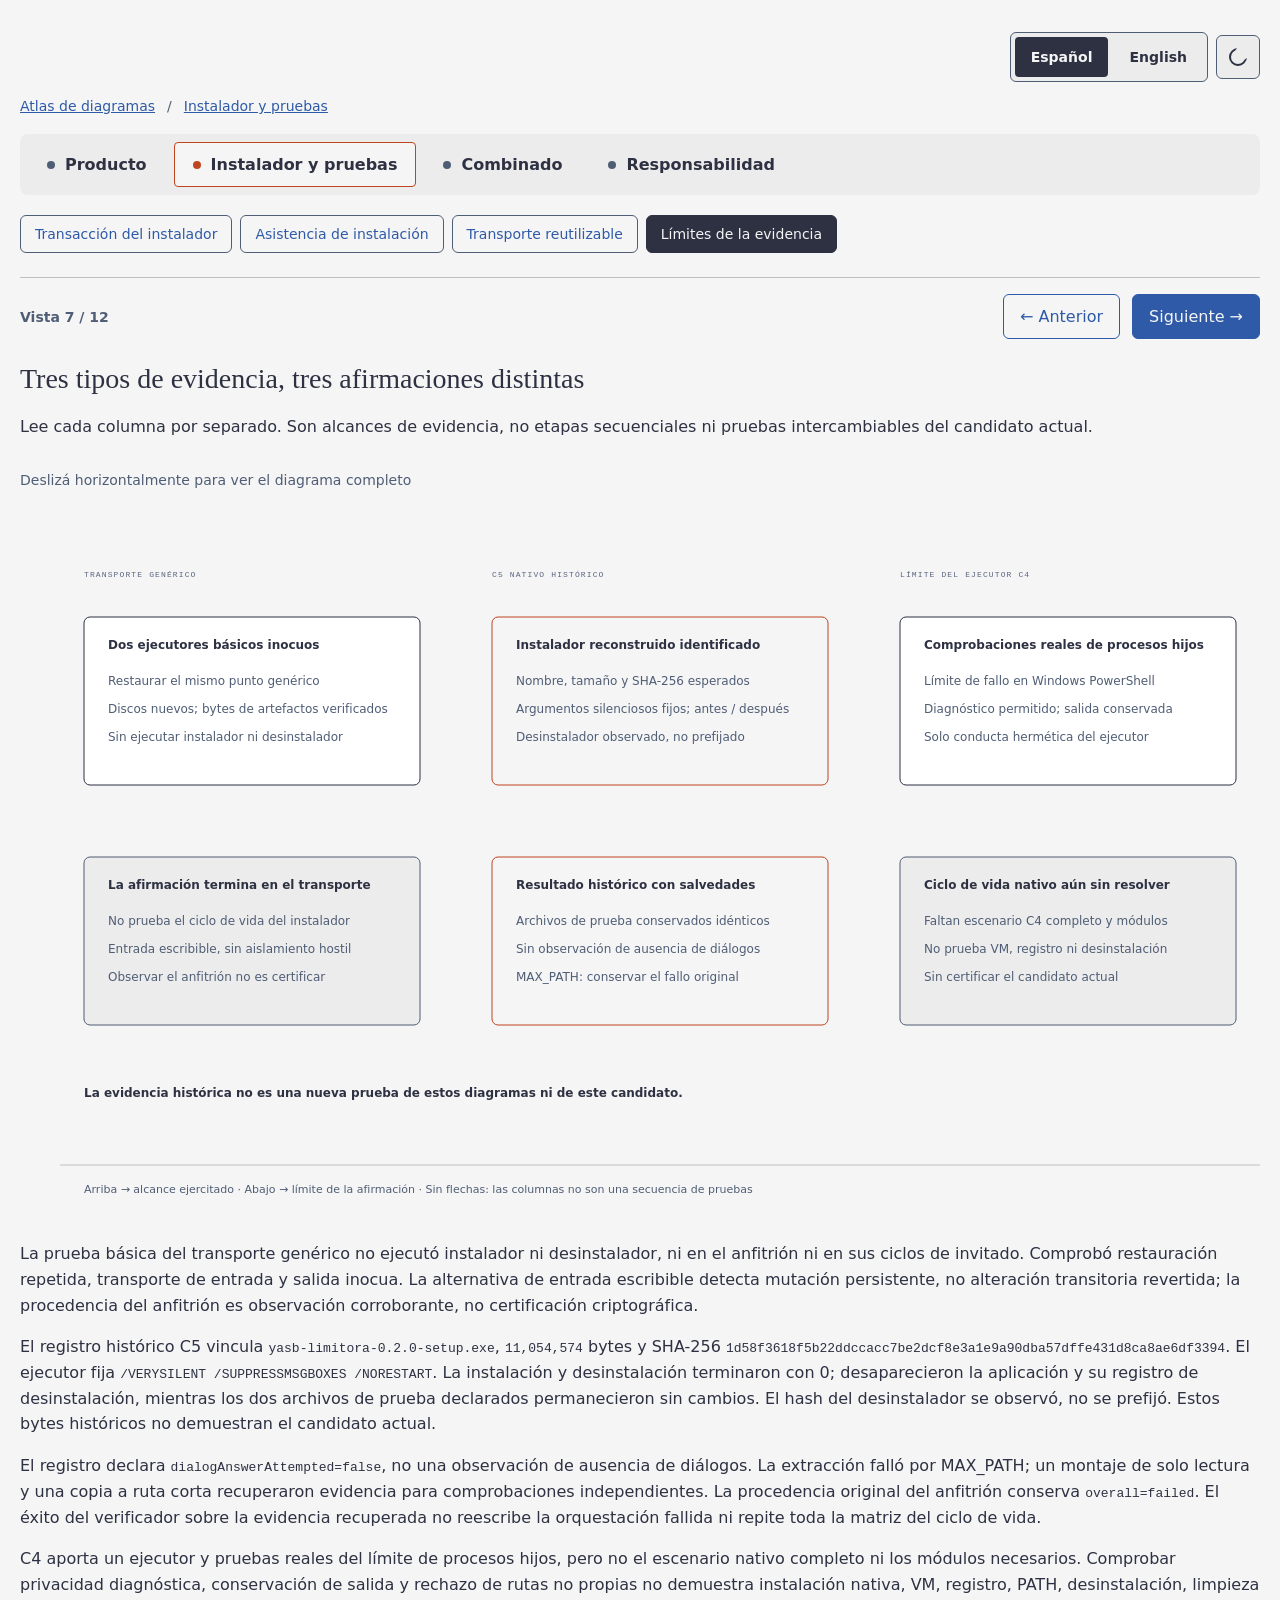
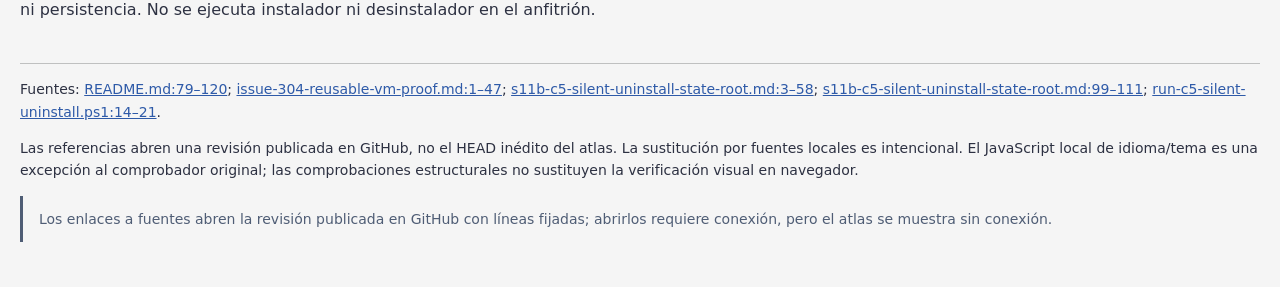
<file: docs/diagramas/proof-cases.html>
<!doctype html>
<html lang="en"><head><meta charset="utf-8"><meta name="viewport" content="width=device-width, initial-scale=1"><title>Evidence boundaries</title><style>
body{margin:0;background:var(--paper);color:var(--ink);font-family:'Geist',system-ui,sans-serif}main{max-width:1280px;min-width:0;margin:auto;padding:32px 20px}h1{font:400 28px 'Instrument Serif',serif}p,li{line-height:1.6}a{color:var(--link)}code{overflow-wrap:anywhere}.diagram-container{width:100%;overflow-x:auto}svg{display:block;width:100%;min-width:1280px}.name{font:600 12px 'Geist',system-ui,sans-serif;fill:var(--ink)}.detail{font:400 12px 'Geist',system-ui,sans-serif;fill:var(--muted)}.tag{font:500 8px 'Geist Mono',ui-monospace,monospace;fill:var(--soft);letter-spacing:.14em}.legend{font:400 11px 'Geist',system-ui,sans-serif;fill:var(--muted)}footer{border-top:1px solid var(--rule-solid);margin-top:24px;font-size:14px}.area-nav,.page-nav{display:flex;flex-wrap:wrap;align-items:center;gap:12px;margin:24px 0}.area-nav a,.page-nav a{padding:12px 16px;border:1px solid var(--muted);border-radius:6px;text-decoration:none}.area-nav [aria-current]{border-bottom:4px solid var(--accent);color:var(--ink)}.progress{color:var(--muted);margin-right:auto}#language-controls{width:fit-content;margin-left:auto;border:1px solid var(--muted);border-radius:6px;padding:4px}#language-controls button{font:inherit;padding:8px 16px;border:0;background:transparent;color:var(--ink);cursor:pointer}#language-controls [aria-pressed=true]{background:var(--ink);color:var(--paper);border-radius:4px}a:focus-visible,button:focus-visible{outline:3px solid var(--link);outline-offset:4px}@media print{.diagram-container{overflow-x:visible}svg{min-width:0}}

[hidden]{display:none!important}.breadcrumb{display:flex;flex-wrap:wrap;gap:12px;align-items:center;font-size:14px;margin:16px 0;color:var(--muted)}.crumb-divider::before{content:'/';color:var(--muted)}.section-nav{display:flex;flex-wrap:wrap;gap:8px;padding:8px;background:var(--paper-2);border-radius:8px;margin:20px 0}.section-nav a{display:flex;align-items:center;gap:10px;padding:12px 18px;border:1px solid transparent;border-radius:4px;color:var(--ink);text-decoration:none;font-weight:600}.section-nav a::before{content:'';width:8px;height:8px;border-radius:50%;background:var(--muted);display:inline-block;flex-shrink:0}.section-nav [aria-current=location]{background:var(--paper);border-color:var(--accent)}.section-nav [aria-current=location]::before{background:var(--accent);border-color:var(--accent)}.area-nav{gap:8px;margin:16px 0}.area-nav a{padding:10px 14px;font-size:14px;border-color:var(--muted)}.area-nav [aria-current=page]{background:var(--ink);color:var(--paper);border:1px solid var(--ink)}.page-nav{align-items:center;gap:12px;border-top:1px solid var(--rule-solid);padding-top:16px}.page-nav a{border-color:var(--link)}.page-nav [rel=next]{background:var(--link);color:var(--paper)}.progress{margin-right:auto;font-size:14px;font-weight:600;color:var(--muted)}.source-hint{padding:12px 16px;border-left:3px solid var(--muted);font-size:14px;color:var(--muted)}#language-controls{padding:4px;background:var(--paper-2);border-color:var(--muted)}#language-controls button{min-height:40px;font-size:14px;font-weight:600}#language-controls [aria-pressed=true]{background:var(--ink);color:var(--paper)}.atlas-card:hover,.area-nav a:hover,.section-nav a:hover{border-color:var(--link)}a:focus-visible,button:focus-visible{outline:3px solid var(--link);outline-offset:4px}@media(max-width:640px){main{padding:20px 16px}.section-nav a{padding:10px 12px}.page-nav{flex-wrap:wrap}.progress{flex-basis:100%}.area-nav a{padding:10px 12px}}
figure{container-type:inline-size}.scroll-hint{display:none;font-size:14px;color:var(--muted)}@container(width < 1280px){.scroll-hint{display:block}}@media print{.scroll-hint{display:none}}

/* Light retains the original palette. Dark soft/link text is lifted for surface contrast. */
:root{--paper:#f5f5f5;--paper-2:#ececec;--surface:#fff;--ink:#2d3142;--muted:#4f5d75;--soft:#5a6580;--rule-solid:#bfc0c0;--accent:#bf4520;--link:#2e5aa8;color-scheme:light}
:root[data-theme="dark"]{--paper:#2d3142;--paper-2:#393e53;--surface:#393e53;--ink:#f5f5f5;--muted:#bfc0c0;--soft:#bfc0c0;--rule-solid:rgba(191,192,192,0.25);--accent:#f08a59;--link:#8ab4ef;color-scheme:dark}
.control-bar{display:flex;flex-wrap:wrap;justify-content:flex-end;align-items:center;gap:8px}
.control-bar #language-controls{margin:0}
#theme-toggle{box-sizing:border-box;display:grid;place-items:center;min-width:44px;min-height:44px;padding:10px;border:1px solid var(--muted);border-radius:6px;background:var(--paper-2);color:var(--ink);cursor:pointer}
#theme-toggle:hover{border-color:var(--link)}
.theme-icon{box-sizing:border-box;position:relative;display:block;border:2px solid currentColor;border-radius:50%}
.theme-moon{width:18px;height:18px}
.theme-moon::after{content:'';position:absolute;inset:-4px -4px 4px 4px;border-radius:50%;background:var(--paper-2)}
.theme-sun{display:none;width:12px;height:12px}
.theme-sun::before{content:'';position:absolute;inset:-7px;border:2px dashed currentColor;border-radius:50%}
:root[data-theme="dark"] .theme-moon{display:none}
:root[data-theme="dark"] .theme-sun{display:block}
@media print{.control-bar{display:none}}
</style></head><body><main>
<div class="control-bar"><div id="language-controls" hidden role="group" aria-label="Language" data-i18n-label="Language"><button type="button" data-language="es" lang="es" aria-pressed="false">Español</button> <button type="button" data-language="en" lang="en" aria-pressed="false">English</button></div><button id="theme-toggle" hidden type="button" aria-pressed="false" aria-label="Switch to dark theme" title="Switch to dark theme"><span class="theme-icon theme-moon" aria-hidden="true"></span><span class="theme-icon theme-sun" aria-hidden="true"></span></button></div>
<nav class="breadcrumb" aria-label="Breadcrumb" data-i18n-label="Breadcrumb"><a href="index.html">Diagram atlas</a><span class="crumb-divider" aria-hidden="true"></span><a href="index.html#proof">Installer &amp; proof</a></nav><nav class="section-nav" aria-label="Sections" data-i18n-label="Sections"><a href="index.html#product">Product</a><a href="index.html#installer" aria-current="location">Installer &amp; proof</a><a href="index.html#combined">Combined</a><a href="index.html#responsibility">Responsibility</a></nav><nav class="area-nav" aria-label="Area navigation" data-i18n-label="Area navigation"><a href="installer-transaction.html">Installer transaction</a><a href="setup-assist.html">Setup assistance</a><a href="proof-harness.html">Reusable transport</a><a href="proof-cases.html" aria-current="page">Evidence boundaries</a></nav>
<nav class="page-nav" aria-label="Reading order" data-i18n-label="Reading order"><span class="progress">View 7 / 12</span><a rel="prev" href="proof-harness.html">← Previous</a><a rel="next" href="lifecycle-verify.html">Next →</a></nav>
<h1>Three kinds of evidence, three different claims</h1><p>Read each column independently. These are evidence scopes, not sequential stages or interchangeable proofs of the current candidate.</p>
<figure style="margin:0"><p class="scroll-hint">Scroll horizontally to see the full diagram</p><div class="diagram-container"><svg xmlns="http://www.w3.org/2000/svg" viewBox="0 0 1280 720" role="img" aria-labelledby="proof-cases-title proof-cases-desc"><title id="proof-cases-title">Evidence boundaries</title><desc id="proof-cases-desc">Generic transport smoke, a historical C5 uninstall run, and C4 child-process tests support different bounded claims and do not certify the current candidate.</desc><rect width="1280" height="720" fill="var(--paper)"/>
<text x="64" y="72" class="tag">GENERIC TRANSPORT</text><text x="472" y="72" class="tag">HISTORICAL NATIVE C5</text><text x="880" y="72" class="tag">C4 RUNNER BOUNDARY</text>
<g data-node="smoke"><rect x="64" y="112" width="336" height="168" rx="6" fill="var(--surface)" stroke="var(--ink)"/><text x="88" y="144" class="name">Two harmless smoke runners</text><text x="88" y="180" class="detail">Restore the same generic checkpoint</text><text x="88" y="208" class="detail">Fresh disks; verified artifact bytes</text><text x="88" y="236" class="detail">No setup or uninstaller execution</text></g>
<g data-node="c5"><rect x="472" y="112" width="336" height="168" rx="6" fill="var(--paper)" stroke="var(--accent)"/><text x="496" y="144" class="name">Pinned rebuilt installer</text><text x="496" y="180" class="detail">Expected name, size and SHA-256</text><text x="496" y="208" class="detail">Fixed silent arguments; before / after</text><text x="496" y="236" class="detail">Observed uninstaller, not pre-pinned</text></g>
<g data-node="c4"><rect x="880" y="112" width="336" height="168" rx="6" fill="var(--surface)" stroke="var(--ink)"/><text x="904" y="144" class="name">Real child-process checks</text><text x="904" y="180" class="detail">Windows PowerShell failure boundary</text><text x="904" y="208" class="detail">Allowlisted diagnostic; preserved exit</text><text x="904" y="236" class="detail">Hermetic runner behavior only</text></g>
<g data-node="smoke-limit"><rect x="64" y="352" width="336" height="168" rx="6" fill="var(--paper-2)" stroke="var(--muted)"/><text x="88" y="384" class="name">Claim stops at transport</text><text x="88" y="420" class="detail">Not installer lifecycle proof</text><text x="88" y="448" class="detail">Writable fallback, not hostile isolation</text><text x="88" y="476" class="detail">Host observations are not attestation</text></g>
<g data-node="c5-limit"><rect x="472" y="352" width="336" height="168" rx="6" fill="var(--paper)" stroke="var(--accent)"/><text x="496" y="384" class="name">Historical result with caveats</text><text x="496" y="420" class="detail">Fixture files survived byte-identically</text><text x="496" y="448" class="detail">No zero-dialog observation</text><text x="496" y="476" class="detail">MAX_PATH recovery retains host failure</text></g>
<g data-node="c4-limit"><rect x="880" y="352" width="336" height="168" rx="6" fill="var(--paper-2)" stroke="var(--muted)"/><text x="904" y="384" class="name">Native lifecycle remains unresolved</text><text x="904" y="420" class="detail">Complete C4 scenario / modules absent</text><text x="904" y="448" class="detail">Not VM, registry or uninstall proof</text><text x="904" y="476" class="detail">No current-candidate certification</text></g>
<text x="64" y="592" class="name">Historical evidence is not new proof for these diagrams or this candidate.</text>
<line x1="40" y1="660" x2="1240" y2="660" stroke="var(--rule-solid)"/><text x="64" y="688" class="legend">Top → exercised scope · Bottom → claim boundary · No arrows: the columns are not a test sequence</text>
</svg></div><figcaption><p>The generic transport smoke ran no setup or uninstaller, either on the host or in its guest cycles. It checked repeated restore, input transport and harmless output. Its writable-input fallback detects persistent mutation, not reverted transient tamper; host provenance is corroborating observation, not cryptographic attestation.</p><p>The historical C5 record binds <code>yasb-limitora-0.2.0-setup.exe</code>, <code>11,054,574</code> bytes and SHA-256 <code>1d58f3618f5b22ddccacc7be2dcf8e3a1e9a90dba57dffe431d8ca8ae6df3394</code>. The runner fixes <code>/VERYSILENT /SUPPRESSMSGBOXES /NORESTART</code>. Install and uninstall exited 0; application and uninstall registration disappeared, while both declared fixture files survived unchanged. The uninstaller hash was observed, not pre-pinned. These historical bytes do not establish proof of the current candidate.</p><p>The record reports <code>dialogAnswerAttempted=false</code>, not an observation of zero dialogs. MAX_PATH extraction failed; a read-only mount and short-path copy recovered evidence for independent checks. The original host provenance retains <code>overall=failed</code>. Recovered verifier success does not rewrite that failed orchestration or rerun the full lifecycle matrix.</p><p>C4 supplies a runner and real child-process boundary tests, but not the complete native scenario and required modules. Diagnostic privacy, exit preservation and owned-route refusal checks are not native installer, VM, registry, PATH, uninstall, cleanup or persistence proof. No installer or uninstaller runs on the host.</p></figcaption></figure>
<footer><p>Sources: <a href="https://github.com/dnieblesdev/yasb-limitora/blob/8e4bd6016ca99b4ef20e7eb3555b79525bba3a00/proof-harness/README.md#L79-L120" target="_blank" rel="noopener noreferrer">README.md:79–120</a>; <a href="https://github.com/dnieblesdev/yasb-limitora/blob/8e4bd6016ca99b4ef20e7eb3555b79525bba3a00/docs/release/0.2.0/evidence/issue-304-reusable-vm-proof.md#L1-L47" target="_blank" rel="noopener noreferrer">issue-304-reusable-vm-proof.md:1–47</a>; <a href="https://github.com/dnieblesdev/yasb-limitora/blob/8e4bd6016ca99b4ef20e7eb3555b79525bba3a00/docs/release/0.2.0/evidence/s11b-c5-silent-uninstall-state-root.md#L3-L58" target="_blank" rel="noopener noreferrer">s11b-c5-silent-uninstall-state-root.md:3–58</a>; <a href="https://github.com/dnieblesdev/yasb-limitora/blob/8e4bd6016ca99b4ef20e7eb3555b79525bba3a00/docs/release/0.2.0/evidence/s11b-c5-silent-uninstall-state-root.md#L99-L111" target="_blank" rel="noopener noreferrer">s11b-c5-silent-uninstall-state-root.md:99–111</a>; <a href="https://github.com/dnieblesdev/yasb-limitora/blob/8e4bd6016ca99b4ef20e7eb3555b79525bba3a00/proof-harness/guest/run-c5-silent-uninstall.ps1#L14-L21" target="_blank" rel="noopener noreferrer">run-c5-silent-uninstall.ps1:14–21</a>.</p><p>Source references open a published GitHub revision, not the unpublished atlas HEAD. Offline system-font fallback is intentional. Local language/theme JavaScript is an explicit exception to the upstream static checker; local structural checks do not replace browser visual verification.</p></footer><p class="source-hint">Source links open the published GitHub revision with pinned line anchors; clicking them requires a network connection, but the atlas renders offline.</p></main><script>
(() => {
  'use strict';
  const translations = {
    "Scroll horizontally to see the full diagram": "Deslizá horizontalmente para ver el diagrama completo",
    "Breadcrumb": "Ruta de navegación",
    "Sections": "Secciones",
    "Product": "Producto",
    "Combined": "Combinado",
    "Responsibility": "Responsabilidad",
    "Installer & proof": "Instalador y pruebas",
    "Installer transaction": "Transacción del instalador",
    "Setup assistance": "Asistencia de instalación",
    "Source links open the published GitHub revision with pinned line anchors; clicking them requires a network connection, but the atlas renders offline.": "Los enlaces a fuentes abren la revisión publicada en GitHub con líneas fijadas; abrirlos requiere conexión, pero el atlas se muestra sin conexión.",
    "Language": "Idioma",
    "Area navigation": "Navegación por áreas",
    "Reading order": "Orden de lectura",
    "Diagram atlas": "Atlas de diagramas",
    "Proof harness": "Arnés de pruebas",
    "Reusable transport": "Transporte reutilizable",
    "Evidence boundaries": "Límites de la evidencia",
    "View 7 / 12": "Vista 7 / 12",
    "← Previous": "← Anterior",
    "Next →": "Siguiente →",
    "Three kinds of evidence, three different claims": "Tres tipos de evidencia, tres afirmaciones distintas",
    "Read each column independently. These are evidence scopes, not sequential stages or interchangeable proofs of the current candidate.": "Lee cada columna por separado. Son alcances de evidencia, no etapas secuenciales ni pruebas intercambiables del candidato actual.",
    "Generic transport smoke, a historical C5 uninstall run, and C4 child-process tests support different bounded claims and do not certify the current candidate.": "La prueba básica del transporte genérico, una desinstalación C5 histórica y las pruebas de procesos hijos C4 respaldan afirmaciones distintas y acotadas, sin certificar el candidato actual.",
    "GENERIC TRANSPORT": "TRANSPORTE GENÉRICO",
    "HISTORICAL NATIVE C5": "C5 NATIVO HISTÓRICO",
    "C4 RUNNER BOUNDARY": "LÍMITE DEL EJECUTOR C4",
    "Two harmless smoke runners": "Dos ejecutores básicos inocuos",
    "Restore the same generic checkpoint": "Restaurar el mismo punto genérico",
    "Fresh disks; verified artifact bytes": "Discos nuevos; bytes de artefactos verificados",
    "No setup or uninstaller execution": "Sin ejecutar instalador ni desinstalador",
    "Pinned rebuilt installer": "Instalador reconstruido identificado",
    "Expected name, size and SHA-256": "Nombre, tamaño y SHA-256 esperados",
    "Fixed silent arguments; before / after": "Argumentos silenciosos fijos; antes / después",
    "Observed uninstaller, not pre-pinned": "Desinstalador observado, no prefijado",
    "Real child-process checks": "Comprobaciones reales de procesos hijos",
    "Windows PowerShell failure boundary": "Límite de fallo en Windows PowerShell",
    "Allowlisted diagnostic; preserved exit": "Diagnóstico permitido; salida conservada",
    "Hermetic runner behavior only": "Solo conducta hermética del ejecutor",
    "Claim stops at transport": "La afirmación termina en el transporte",
    "Not installer lifecycle proof": "No prueba el ciclo de vida del instalador",
    "Writable fallback, not hostile isolation": "Entrada escribible, sin aislamiento hostil",
    "Host observations are not attestation": "Observar el anfitrión no es certificar",
    "Historical result with caveats": "Resultado histórico con salvedades",
    "Fixture files survived byte-identically": "Archivos de prueba conservados idénticos",
    "No zero-dialog observation": "Sin observación de ausencia de diálogos",
    "MAX_PATH recovery retains host failure": "MAX_PATH: conservar el fallo original",
    "Native lifecycle remains unresolved": "Ciclo de vida nativo aún sin resolver",
    "Complete C4 scenario / modules absent": "Faltan escenario C4 completo y módulos",
    "Not VM, registry or uninstall proof": "No prueba VM, registro ni desinstalación",
    "No current-candidate certification": "Sin certificar el candidato actual",
    "Historical evidence is not new proof for these diagrams or this candidate.": "La evidencia histórica no es una nueva prueba de estos diagramas ni de este candidato.",
    "Top → exercised scope · Bottom → claim boundary · No arrows: the columns are not a test sequence": "Arriba → alcance ejercitado · Abajo → límite de la afirmación · Sin flechas: las columnas no son una secuencia de pruebas",
    "The generic transport smoke ran no setup or uninstaller, either on the host or in its guest cycles. It checked repeated restore, input transport and harmless output. Its writable-input fallback detects persistent mutation, not reverted transient tamper; host provenance is corroborating observation, not cryptographic attestation.": "La prueba básica del transporte genérico no ejecutó instalador ni desinstalador, ni en el anfitrión ni en sus ciclos de invitado. Comprobó restauración repetida, transporte de entrada y salida inocua. La alternativa de entrada escribible detecta mutación persistente, no alteración transitoria revertida; la procedencia del anfitrión es observación corroborante, no certificación criptográfica.",
    "The historical C5 record binds": "El registro histórico C5 vincula",
    ",": ",",
    "bytes and SHA-256": "bytes y SHA-256",
    ". The runner fixes": ". El ejecutor fija",
    ". Install and uninstall exited 0; application and uninstall registration disappeared, while both declared fixture files survived unchanged. The uninstaller hash was observed, not pre-pinned. These historical bytes do not establish proof of the current candidate.": ". La instalación y desinstalación terminaron con 0; desaparecieron la aplicación y su registro de desinstalación, mientras los dos archivos de prueba declarados permanecieron sin cambios. El hash del desinstalador se observó, no se prefijó. Estos bytes históricos no demuestran el candidato actual.",
    "The record reports": "El registro declara",
    ", not an observation of zero dialogs. MAX_PATH extraction failed; a read-only mount and short-path copy recovered evidence for independent checks. The original host provenance retains": ", no una observación de ausencia de diálogos. La extracción falló por MAX_PATH; un montaje de solo lectura y una copia a ruta corta recuperaron evidencia para comprobaciones independientes. La procedencia original del anfitrión conserva",
    ". Recovered verifier success does not rewrite that failed orchestration or rerun the full lifecycle matrix.": ". El éxito del verificador sobre la evidencia recuperada no reescribe la orquestación fallida ni repite toda la matriz del ciclo de vida.",
    "C4 supplies a runner and real child-process boundary tests, but not the complete native scenario and required modules. Diagnostic privacy, exit preservation and owned-route refusal checks are not native installer, VM, registry, PATH, uninstall, cleanup or persistence proof. No installer or uninstaller runs on the host.": "C4 aporta un ejecutor y pruebas reales del límite de procesos hijos, pero no el escenario nativo completo ni los módulos necesarios. Comprobar privacidad diagnóstica, conservación de salida y rechazo de rutas no propias no demuestra instalación nativa, VM, registro, PATH, desinstalación, limpieza ni persistencia. No se ejecuta instalador ni desinstalador en el anfitrión.",
    "Sources:": "Fuentes:",
    "Source references open a published GitHub revision, not the unpublished atlas HEAD. Offline system-font fallback is intentional. Local language/theme JavaScript is an explicit exception to the upstream static checker; local structural checks do not replace browser visual verification.": "Las referencias abren una revisión publicada en GitHub, no el HEAD inédito del atlas. La sustitución por fuentes locales es intencional. El JavaScript local de idioma/tema es una excepción al comprobador original; las comprobaciones estructurales no sustituyen la verificación visual en navegador."
  };
  const walker = document.createTreeWalker(document.documentElement, NodeFilter.SHOW_TEXT);
  const entries = [];
  while (walker.nextNode()) {
    const node = walker.currentNode;
    if (node.parentElement.closest('script, style, code, button')) continue;
    const english = node.textContent.trim();
    if (Object.prototype.hasOwnProperty.call(translations, english)) entries.push({node, original: node.textContent, english});
  }
  const controls = document.getElementById('language-controls');
  const buttons = controls.querySelectorAll('button');
  const themeButton = document.getElementById('theme-toggle');
  let theme = 'light';
  const updateThemeControl = () => {
    const dark = theme === 'dark';
    const spanish = document.documentElement.lang === 'es';
    const label = spanish
      ? (dark ? 'Activar tema claro' : 'Activar tema oscuro')
      : (dark ? 'Switch to light theme' : 'Switch to dark theme');
    themeButton.setAttribute('aria-label', label);
    themeButton.title = label;
    themeButton.setAttribute('aria-pressed', String(dark));
  };
  const applyTheme = selected => {
    theme = selected === 'dark' ? 'dark' : 'light';
    document.documentElement.dataset.theme = theme;
    updateThemeControl();
  };
  try {
    const saved = localStorage.getItem('yasb-limitora-theme');
    if (saved === 'light' || saved === 'dark') theme = saved;
  } catch (_) { /* Storage may be unavailable, including on file://. */ }
  applyTheme(theme);
  themeButton.addEventListener('click', () => {
    applyTheme(theme === 'dark' ? 'light' : 'dark');
    try { localStorage.setItem('yasb-limitora-theme', theme); } catch (_) { /* Session-only choice. */ }
  });
  themeButton.hidden = false;
  const applyLanguage = language => {
    for (const {node, original, english} of entries) node.textContent = original.replace(english, language === 'es' ? translations[english] : english);
    document.documentElement.lang = language;
    for (const element of document.querySelectorAll('[data-i18n-label]')) {
      const english = element.dataset.i18nLabel;
      element.setAttribute('aria-label', language === 'es' ? translations[english] : english);
    }
    for (const button of buttons) button.setAttribute('aria-pressed', String(button.dataset.language === language));
    updateThemeControl();
  };
  let language = 'es';
  try {
    const saved = localStorage.getItem('yasb-limitora-language');
    if (saved === 'es' || saved === 'en') language = saved;
  } catch (_) { /* Storage may be unavailable, including on file://. */ }
  applyLanguage(language);
  for (const button of buttons) button.addEventListener('click', () => {
    const selected = button.dataset.language;
    if (selected !== 'es' && selected !== 'en') return;
    applyLanguage(selected);
    try { localStorage.setItem('yasb-limitora-language', selected); } catch (_) { /* Session-only choice. */ }
  });
  controls.hidden = false;
})();
</script></body></html>
</file>
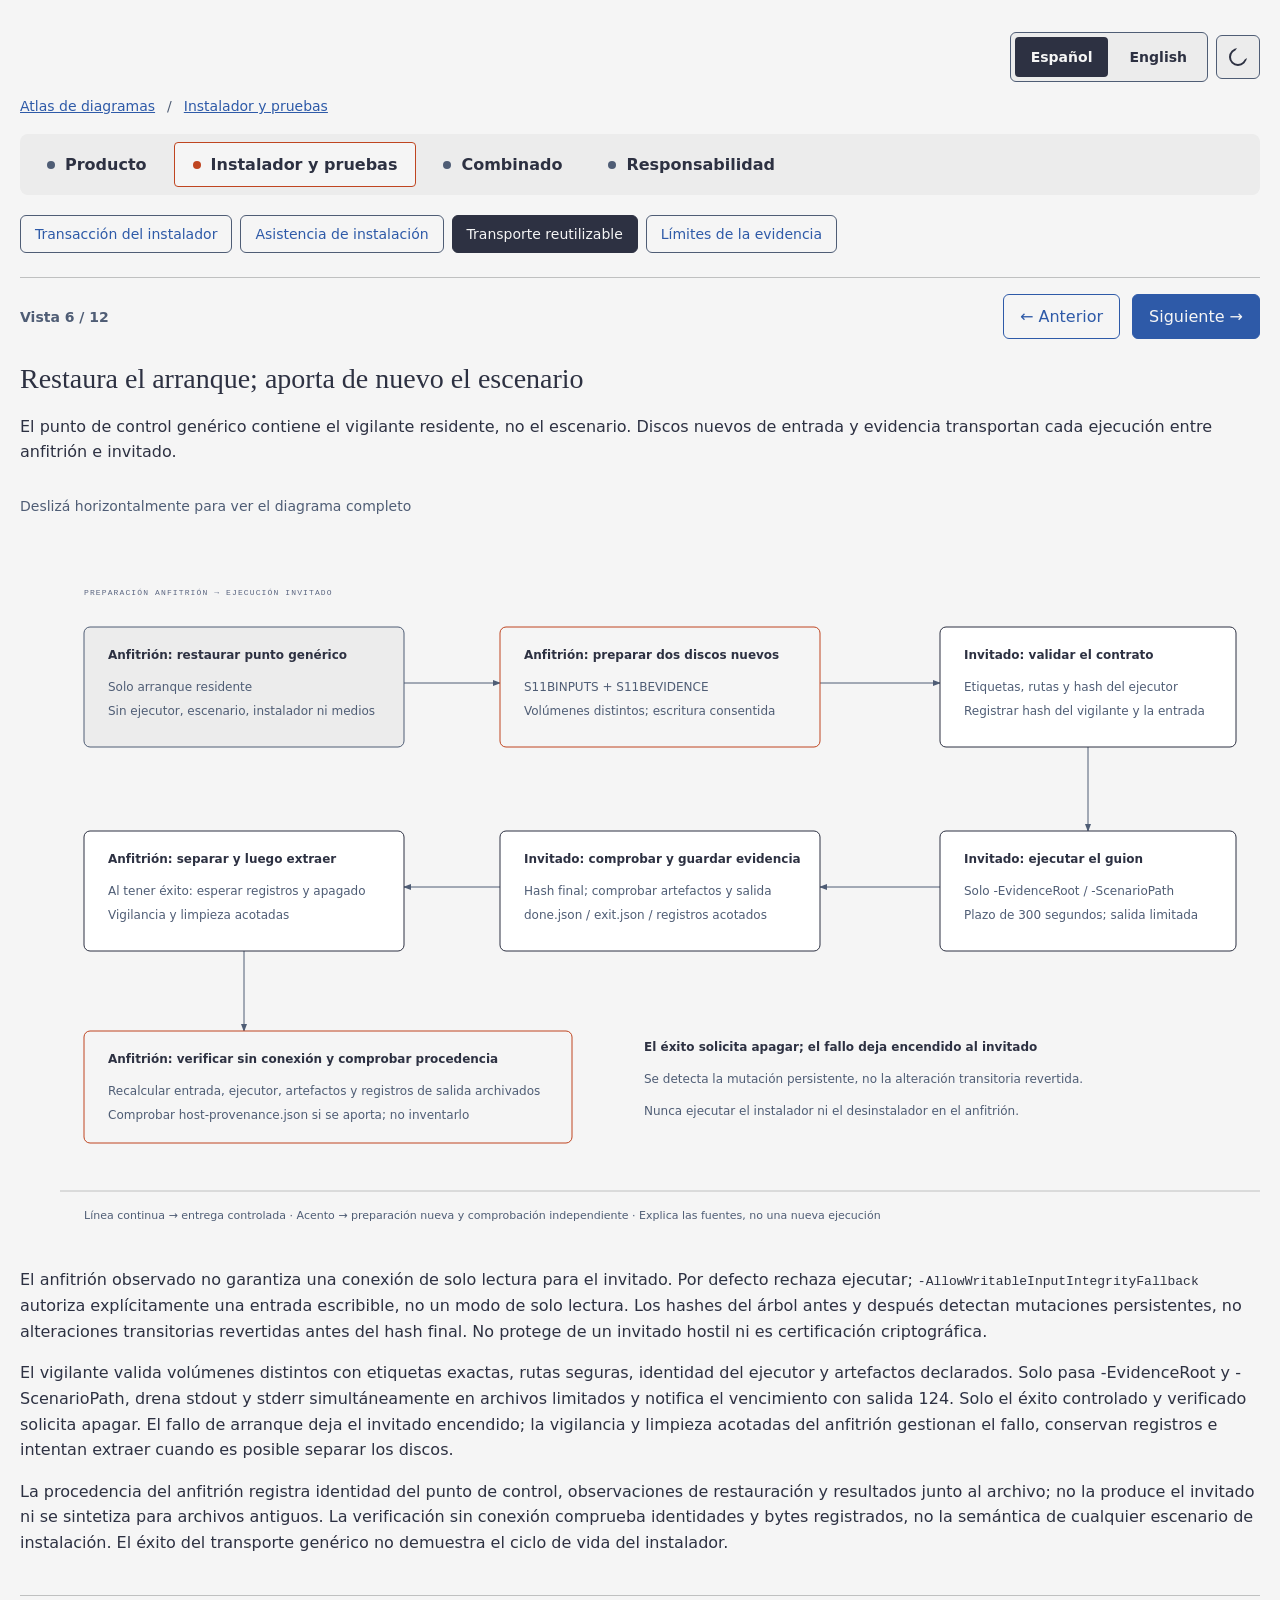
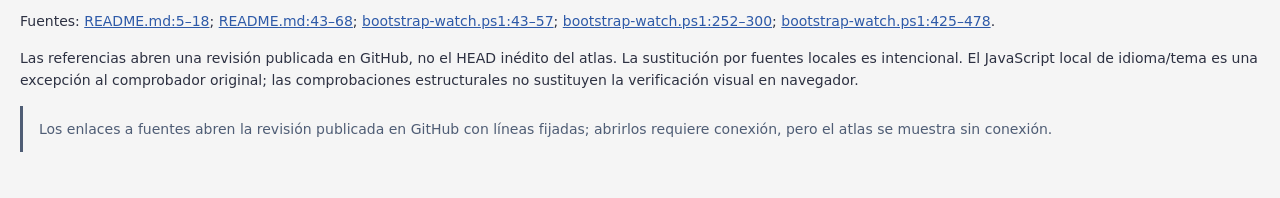
<file: docs/diagramas/proof-harness.html>
<!doctype html>
<html lang="en"><head><meta charset="utf-8"><meta name="viewport" content="width=device-width, initial-scale=1"><title>Reusable proof harness</title><style>
body{margin:0;background:var(--paper);color:var(--ink);font-family:'Geist',system-ui,sans-serif}main{max-width:1280px;min-width:0;margin:auto;padding:32px 20px}h1{font:400 28px 'Instrument Serif',serif}p,li{line-height:1.6}a{color:var(--link)}.diagram-container{width:100%;overflow-x:auto}svg{display:block;width:100%;min-width:1280px}.name{font:600 12px 'Geist',system-ui,sans-serif;fill:var(--ink)}.detail{font:400 12px 'Geist',system-ui,sans-serif;fill:var(--muted)}.tag{font:500 8px 'Geist Mono',ui-monospace,monospace;fill:var(--soft);letter-spacing:.14em}.legend{font:400 11px 'Geist',system-ui,sans-serif;fill:var(--muted)}footer{border-top:1px solid var(--rule-solid);margin-top:24px;font-size:14px}.area-nav,.page-nav{display:flex;flex-wrap:wrap;align-items:center;gap:12px;margin:24px 0}.area-nav a,.page-nav a{padding:12px 16px;border:1px solid var(--muted);border-radius:6px;text-decoration:none}.area-nav [aria-current]{border-bottom:4px solid var(--accent);color:var(--ink)}.progress{color:var(--muted);margin-right:auto}#language-controls{width:fit-content;margin-left:auto;border:1px solid var(--muted);border-radius:6px;padding:4px}#language-controls button{font:inherit;padding:8px 16px;border:0;background:transparent;color:var(--ink);cursor:pointer}#language-controls [aria-pressed=true]{background:var(--ink);color:var(--paper);border-radius:4px}a:focus-visible,button:focus-visible{outline:3px solid var(--link);outline-offset:4px}@media print{.diagram-container{overflow-x:visible}svg{min-width:0}}

[hidden]{display:none!important}.breadcrumb{display:flex;flex-wrap:wrap;gap:12px;align-items:center;font-size:14px;margin:16px 0;color:var(--muted)}.crumb-divider::before{content:'/';color:var(--muted)}.section-nav{display:flex;flex-wrap:wrap;gap:8px;padding:8px;background:var(--paper-2);border-radius:8px;margin:20px 0}.section-nav a{display:flex;align-items:center;gap:10px;padding:12px 18px;border:1px solid transparent;border-radius:4px;color:var(--ink);text-decoration:none;font-weight:600}.section-nav a::before{content:'';width:8px;height:8px;border-radius:50%;background:var(--muted);display:inline-block;flex-shrink:0}.section-nav [aria-current=location]{background:var(--paper);border-color:var(--accent)}.section-nav [aria-current=location]::before{background:var(--accent);border-color:var(--accent)}.area-nav{gap:8px;margin:16px 0}.area-nav a{padding:10px 14px;font-size:14px;border-color:var(--muted)}.area-nav [aria-current=page]{background:var(--ink);color:var(--paper);border:1px solid var(--ink)}.page-nav{align-items:center;gap:12px;border-top:1px solid var(--rule-solid);padding-top:16px}.page-nav a{border-color:var(--link)}.page-nav [rel=next]{background:var(--link);color:var(--paper)}.progress{margin-right:auto;font-size:14px;font-weight:600;color:var(--muted)}.source-hint{padding:12px 16px;border-left:3px solid var(--muted);font-size:14px;color:var(--muted)}#language-controls{padding:4px;background:var(--paper-2);border-color:var(--muted)}#language-controls button{min-height:40px;font-size:14px;font-weight:600}#language-controls [aria-pressed=true]{background:var(--ink);color:var(--paper)}.atlas-card:hover,.area-nav a:hover,.section-nav a:hover{border-color:var(--link)}a:focus-visible,button:focus-visible{outline:3px solid var(--link);outline-offset:4px}@media(max-width:640px){main{padding:20px 16px}.section-nav a{padding:10px 12px}.page-nav{flex-wrap:wrap}.progress{flex-basis:100%}.area-nav a{padding:10px 12px}}
figure{container-type:inline-size}.scroll-hint{display:none;font-size:14px;color:var(--muted)}@container(width < 1280px){.scroll-hint{display:block}}@media print{.scroll-hint{display:none}}

/* Light retains the original palette. Dark soft/link text is lifted for surface contrast. */
:root{--paper:#f5f5f5;--paper-2:#ececec;--surface:#fff;--ink:#2d3142;--muted:#4f5d75;--soft:#5a6580;--rule-solid:#bfc0c0;--accent:#bf4520;--link:#2e5aa8;color-scheme:light}
:root[data-theme="dark"]{--paper:#2d3142;--paper-2:#393e53;--surface:#393e53;--ink:#f5f5f5;--muted:#bfc0c0;--soft:#bfc0c0;--rule-solid:rgba(191,192,192,0.25);--accent:#f08a59;--link:#8ab4ef;color-scheme:dark}
.control-bar{display:flex;flex-wrap:wrap;justify-content:flex-end;align-items:center;gap:8px}
.control-bar #language-controls{margin:0}
#theme-toggle{box-sizing:border-box;display:grid;place-items:center;min-width:44px;min-height:44px;padding:10px;border:1px solid var(--muted);border-radius:6px;background:var(--paper-2);color:var(--ink);cursor:pointer}
#theme-toggle:hover{border-color:var(--link)}
.theme-icon{box-sizing:border-box;position:relative;display:block;border:2px solid currentColor;border-radius:50%}
.theme-moon{width:18px;height:18px}
.theme-moon::after{content:'';position:absolute;inset:-4px -4px 4px 4px;border-radius:50%;background:var(--paper-2)}
.theme-sun{display:none;width:12px;height:12px}
.theme-sun::before{content:'';position:absolute;inset:-7px;border:2px dashed currentColor;border-radius:50%}
:root[data-theme="dark"] .theme-moon{display:none}
:root[data-theme="dark"] .theme-sun{display:block}
@media print{.control-bar{display:none}}
</style></head><body><main>
<div class="control-bar"><div id="language-controls" hidden role="group" aria-label="Language" data-i18n-label="Language"><button type="button" data-language="es" lang="es" aria-pressed="false">Español</button> <button type="button" data-language="en" lang="en" aria-pressed="false">English</button></div><button id="theme-toggle" hidden type="button" aria-pressed="false" aria-label="Switch to dark theme" title="Switch to dark theme"><span class="theme-icon theme-moon" aria-hidden="true"></span><span class="theme-icon theme-sun" aria-hidden="true"></span></button></div>
<nav class="breadcrumb" aria-label="Breadcrumb" data-i18n-label="Breadcrumb"><a href="index.html">Diagram atlas</a><span class="crumb-divider" aria-hidden="true"></span><a href="index.html#proof">Installer &amp; proof</a></nav><nav class="section-nav" aria-label="Sections" data-i18n-label="Sections"><a href="index.html#product">Product</a><a href="index.html#installer" aria-current="location">Installer &amp; proof</a><a href="index.html#combined">Combined</a><a href="index.html#responsibility">Responsibility</a></nav><nav class="area-nav" aria-label="Area navigation" data-i18n-label="Area navigation"><a href="installer-transaction.html">Installer transaction</a><a href="setup-assist.html">Setup assistance</a><a href="proof-harness.html" aria-current="page">Reusable transport</a><a href="proof-cases.html">Evidence boundaries</a></nav>
<nav class="page-nav" aria-label="Reading order" data-i18n-label="Reading order"><span class="progress">View 6 / 12</span><a rel="prev" href="setup-assist.html">← Previous</a><a rel="next" href="proof-cases.html">Next →</a></nav>
<h1>Restore the bootstrap; supply the scenario afresh</h1><p>The generic checkpoint contains the resident watcher, not the scenario. Fresh input and evidence disks carry each run across the host / guest boundary.</p>
<figure style="margin:0"><p class="scroll-hint">Scroll horizontally to see the full diagram</p><div class="diagram-container"><svg xmlns="http://www.w3.org/2000/svg" viewBox="0 0 1280 720" role="img" aria-labelledby="proof-harness-title proof-harness-desc"><title id="proof-harness-title">Reusable proof harness</title><desc id="proof-harness-desc">The host restores a generic guest, stages distinct run volumes, and extracts bounded evidence for offline checks after guest validation and runner execution.</desc><defs><marker id="arrow" markerWidth="8" markerHeight="6" refX="7" refY="3" orient="auto"><polygon points="0 0,8 3,0 6" fill="var(--muted)"/></marker></defs><rect width="1280" height="720" fill="var(--paper)"/>
<text x="64" y="64" class="tag">HOST PREPARATION → GUEST EXECUTION</text>
<path d="M 384 152 H 480" fill="none" stroke="var(--muted)" marker-end="url(#arrow)"/><path d="M 800 152 H 920" fill="none" stroke="var(--muted)" marker-end="url(#arrow)"/><path d="M 1068 216 V 300" fill="none" stroke="var(--muted)" marker-end="url(#arrow)"/><path d="M 920 356 H 800" fill="none" stroke="var(--muted)" marker-end="url(#arrow)"/><path d="M 480 356 H 384" fill="none" stroke="var(--muted)" marker-end="url(#arrow)"/><path d="M 224 420 V 500" fill="none" stroke="var(--muted)" marker-end="url(#arrow)"/>
<g data-node="checkpoint"><rect x="64" y="96" width="320" height="120" rx="6" fill="var(--paper-2)" stroke="var(--muted)"/><text x="88" y="128" class="name">Host: restore generic checkpoint</text><text x="88" y="160" class="detail">Resident bootstrap only</text><text x="88" y="184" class="detail">No runner, scenario, setup or media</text></g>
<g data-node="stage"><rect x="480" y="96" width="320" height="120" rx="6" fill="var(--paper)" stroke="var(--accent)"/><text x="504" y="128" class="name">Host: stage two fresh disks</text><text x="504" y="160" class="detail">S11BINPUTS + S11BEVIDENCE</text><text x="504" y="184" class="detail">Distinct volumes; explicit writable opt-in</text></g>
<g data-node="validate"><rect x="920" y="96" width="296" height="120" rx="6" fill="var(--surface)" stroke="var(--ink)"/><text x="944" y="128" class="name">Guest: validate the contract</text><text x="944" y="160" class="detail">Exact labels, paths, runner hash</text><text x="944" y="184" class="detail">Record watcher hash; hash input tree</text></g>
<g data-node="runner"><rect x="920" y="300" width="296" height="120" rx="6" fill="var(--surface)" stroke="var(--ink)"/><text x="944" y="332" class="name">Guest: run per-run runner</text><text x="944" y="364" class="detail">Only -EvidenceRoot / -ScenarioPath</text><text x="944" y="388" class="detail">300-second timeout; capped output</text></g>
<g data-node="records"><rect x="480" y="300" width="320" height="120" rx="6" fill="var(--surface)" stroke="var(--ink)"/><text x="504" y="332" class="name">Guest: check and write evidence</text><text x="504" y="364" class="detail">Post-hash input; check artifacts and exit</text><text x="504" y="388" class="detail">done.json / exit.json / bounded logs</text></g>
<g data-node="extract"><rect x="64" y="300" width="320" height="120" rx="6" fill="var(--surface)" stroke="var(--ink)"/><text x="88" y="332" class="name">Host: detach, then extract</text><text x="88" y="364" class="detail">Wait for records and guest Off on success</text><text x="88" y="388" class="detail">Bounded watchdog and cleanup</text></g>
<g data-node="verify"><rect x="64" y="500" width="488" height="112" rx="6" fill="var(--paper)" stroke="var(--accent)"/><text x="88" y="532" class="name">Host: offline verification + provenance checks</text><text x="88" y="564" class="detail">Recompute archived input, runner, artifacts and exit records</text><text x="88" y="588" class="detail">Check host-provenance.json when supplied; do not invent it</text></g>
<text x="624" y="520" class="name">Success requests shutdown; failure leaves the guest up</text><text x="624" y="552" class="detail">Persistent mutation is detectable; reverted transient tamper is not.</text><text x="624" y="584" class="detail">Never run the installer or uninstaller on the host.</text>
<line x1="40" y1="660" x2="1240" y2="660" stroke="var(--rule-solid)"/><text x="64" y="688" class="legend">Solid → controlled handoff · Accent → fresh staging and independent checks · Diagram explains source, not a new run</text>
</svg></div><figcaption><p>The observed host cannot guarantee guest read-only attachment. The default refuses execution; <code>-AllowWritableInputIntegrityFallback</code> is an explicit opt-in to writable input, not a read-only mode. Pre/post input-tree hashes detect persistent mutation, not transient tamper reverted before the post-hash. This is not hostile-guest protection or cryptographic attestation.</p><p>The watcher validates distinct exact-label volumes, safe paths, runner identity and declared artifacts. It passes only -EvidenceRoot and -ScenarioPath, drains stdout and stderr concurrently into capped files, and reports timeout as exit 124. Only verified controlled success requests shutdown. Bootstrap failure leaves the guest running; the host watchdog and bounded cleanup handle failure, retain failure records, and attempt extraction when detachment permits it.</p><p>Host provenance records checkpoint identity, restore observations and run outcomes alongside the archive; it is not produced by the guest or synthesized for old archives. Offline verification checks recorded identities and bytes, not the semantics of every possible installer scenario. Generic transport success is not installer lifecycle proof.</p></figcaption></figure>
<footer><p>Sources: <a href="https://github.com/dnieblesdev/yasb-limitora/blob/8e4bd6016ca99b4ef20e7eb3555b79525bba3a00/proof-harness/README.md#L5-L18" target="_blank" rel="noopener noreferrer">README.md:5–18</a>; <a href="https://github.com/dnieblesdev/yasb-limitora/blob/8e4bd6016ca99b4ef20e7eb3555b79525bba3a00/proof-harness/README.md#L43-L68" target="_blank" rel="noopener noreferrer">README.md:43–68</a>; <a href="https://github.com/dnieblesdev/yasb-limitora/blob/8e4bd6016ca99b4ef20e7eb3555b79525bba3a00/proof-harness/guest/bootstrap-watch.ps1#L43-L57" target="_blank" rel="noopener noreferrer">bootstrap-watch.ps1:43–57</a>; <a href="https://github.com/dnieblesdev/yasb-limitora/blob/8e4bd6016ca99b4ef20e7eb3555b79525bba3a00/proof-harness/guest/bootstrap-watch.ps1#L252-L300" target="_blank" rel="noopener noreferrer">bootstrap-watch.ps1:252–300</a>; <a href="https://github.com/dnieblesdev/yasb-limitora/blob/8e4bd6016ca99b4ef20e7eb3555b79525bba3a00/proof-harness/guest/bootstrap-watch.ps1#L425-L478" target="_blank" rel="noopener noreferrer">bootstrap-watch.ps1:425–478</a>.</p><p>Source references open a published GitHub revision, not the unpublished atlas HEAD. Offline system-font fallback is intentional. Local language/theme JavaScript is an explicit exception to the upstream static checker; local structural checks do not replace browser visual verification.</p></footer><p class="source-hint">Source links open the published GitHub revision with pinned line anchors; clicking them requires a network connection, but the atlas renders offline.</p></main><script>
(() => {
  'use strict';
  const translations = {
    "Scroll horizontally to see the full diagram": "Deslizá horizontalmente para ver el diagrama completo",
    "Breadcrumb": "Ruta de navegación",
    "Sections": "Secciones",
    "Product": "Producto",
    "Combined": "Combinado",
    "Responsibility": "Responsabilidad",
    "Installer & proof": "Instalador y pruebas",
    "Installer transaction": "Transacción del instalador",
    "Setup assistance": "Asistencia de instalación",
    "Source links open the published GitHub revision with pinned line anchors; clicking them requires a network connection, but the atlas renders offline.": "Los enlaces a fuentes abren la revisión publicada en GitHub con líneas fijadas; abrirlos requiere conexión, pero el atlas se muestra sin conexión.",
    "Language": "Idioma",
    "Area navigation": "Navegación por áreas",
    "Reading order": "Orden de lectura",
    "Diagram atlas": "Atlas de diagramas",
    "Proof harness": "Arnés de pruebas",
    "Reusable transport": "Transporte reutilizable",
    "Evidence boundaries": "Límites de la evidencia",
    "View 6 / 12": "Vista 6 / 12",
    "← Previous": "← Anterior",
    "Next →": "Siguiente →",
    "Reusable proof harness": "Arnés de pruebas reutilizable",
    "Restore the bootstrap; supply the scenario afresh": "Restaura el arranque; aporta de nuevo el escenario",
    "The generic checkpoint contains the resident watcher, not the scenario. Fresh input and evidence disks carry each run across the host / guest boundary.": "El punto de control genérico contiene el vigilante residente, no el escenario. Discos nuevos de entrada y evidencia transportan cada ejecución entre anfitrión e invitado.",
    "The host restores a generic guest, stages distinct run volumes, and extracts bounded evidence for offline checks after guest validation and runner execution.": "El anfitrión restaura un invitado genérico, prepara volúmenes distintos y extrae evidencia acotada para comprobarla sin conexión tras la validación y ejecución en el invitado.",
    "HOST PREPARATION → GUEST EXECUTION": "PREPARACIÓN ANFITRIÓN → EJECUCIÓN INVITADO",
    "Host: restore generic checkpoint": "Anfitrión: restaurar punto genérico",
    "Resident bootstrap only": "Solo arranque residente",
    "No runner, scenario, setup or media": "Sin ejecutor, escenario, instalador ni medios",
    "Host: stage two fresh disks": "Anfitrión: preparar dos discos nuevos",
    "S11BINPUTS + S11BEVIDENCE": "S11BINPUTS + S11BEVIDENCE",
    "Distinct volumes; explicit writable opt-in": "Volúmenes distintos; escritura consentida",
    "Guest: validate the contract": "Invitado: validar el contrato",
    "Exact labels, paths, runner hash": "Etiquetas, rutas y hash del ejecutor",
    "Record watcher hash; hash input tree": "Registrar hash del vigilante y la entrada",
    "Guest: run per-run runner": "Invitado: ejecutar el guion",
    "Only -EvidenceRoot / -ScenarioPath": "Solo -EvidenceRoot / -ScenarioPath",
    "300-second timeout; capped output": "Plazo de 300 segundos; salida limitada",
    "Guest: check and write evidence": "Invitado: comprobar y guardar evidencia",
    "Post-hash input; check artifacts and exit": "Hash final; comprobar artefactos y salida",
    "done.json / exit.json / bounded logs": "done.json / exit.json / registros acotados",
    "Host: detach, then extract": "Anfitrión: separar y luego extraer",
    "Wait for records and guest Off on success": "Al tener éxito: esperar registros y apagado",
    "Bounded watchdog and cleanup": "Vigilancia y limpieza acotadas",
    "Host: offline verification + provenance checks": "Anfitrión: verificar sin conexión y comprobar procedencia",
    "Recompute archived input, runner, artifacts and exit records": "Recalcular entrada, ejecutor, artefactos y registros de salida archivados",
    "Check host-provenance.json when supplied; do not invent it": "Comprobar host-provenance.json si se aporta; no inventarlo",
    "Success requests shutdown; failure leaves the guest up": "El éxito solicita apagar; el fallo deja encendido al invitado",
    "Persistent mutation is detectable; reverted transient tamper is not.": "Se detecta la mutación persistente, no la alteración transitoria revertida.",
    "Never run the installer or uninstaller on the host.": "Nunca ejecutar el instalador ni el desinstalador en el anfitrión.",
    "Solid → controlled handoff · Accent → fresh staging and independent checks · Diagram explains source, not a new run": "Línea continua → entrega controlada · Acento → preparación nueva y comprobación independiente · Explica las fuentes, no una nueva ejecución",
    "The observed host cannot guarantee guest read-only attachment. The default refuses execution;": "El anfitrión observado no garantiza una conexión de solo lectura para el invitado. Por defecto rechaza ejecutar;",
    "is an explicit opt-in to writable input, not a read-only mode. Pre/post input-tree hashes detect persistent mutation, not transient tamper reverted before the post-hash. This is not hostile-guest protection or cryptographic attestation.": "autoriza explícitamente una entrada escribible, no un modo de solo lectura. Los hashes del árbol antes y después detectan mutaciones persistentes, no alteraciones transitorias revertidas antes del hash final. No protege de un invitado hostil ni es certificación criptográfica.",
    "The watcher validates distinct exact-label volumes, safe paths, runner identity and declared artifacts. It passes only -EvidenceRoot and -ScenarioPath, drains stdout and stderr concurrently into capped files, and reports timeout as exit 124. Only verified controlled success requests shutdown. Bootstrap failure leaves the guest running; the host watchdog and bounded cleanup handle failure, retain failure records, and attempt extraction when detachment permits it.": "El vigilante valida volúmenes distintos con etiquetas exactas, rutas seguras, identidad del ejecutor y artefactos declarados. Solo pasa -EvidenceRoot y -ScenarioPath, drena stdout y stderr simultáneamente en archivos limitados y notifica el vencimiento con salida 124. Solo el éxito controlado y verificado solicita apagar. El fallo de arranque deja el invitado encendido; la vigilancia y limpieza acotadas del anfitrión gestionan el fallo, conservan registros e intentan extraer cuando es posible separar los discos.",
    "Host provenance records checkpoint identity, restore observations and run outcomes alongside the archive; it is not produced by the guest or synthesized for old archives. Offline verification checks recorded identities and bytes, not the semantics of every possible installer scenario. Generic transport success is not installer lifecycle proof.": "La procedencia del anfitrión registra identidad del punto de control, observaciones de restauración y resultados junto al archivo; no la produce el invitado ni se sintetiza para archivos antiguos. La verificación sin conexión comprueba identidades y bytes registrados, no la semántica de cualquier escenario de instalación. El éxito del transporte genérico no demuestra el ciclo de vida del instalador.",
    "Sources:": "Fuentes:",
    "Source references open a published GitHub revision, not the unpublished atlas HEAD. Offline system-font fallback is intentional. Local language/theme JavaScript is an explicit exception to the upstream static checker; local structural checks do not replace browser visual verification.": "Las referencias abren una revisión publicada en GitHub, no el HEAD inédito del atlas. La sustitución por fuentes locales es intencional. El JavaScript local de idioma/tema es una excepción al comprobador original; las comprobaciones estructurales no sustituyen la verificación visual en navegador."
  };
  const walker = document.createTreeWalker(document.documentElement, NodeFilter.SHOW_TEXT);
  const entries = [];
  while (walker.nextNode()) {
    const node = walker.currentNode;
    if (node.parentElement.closest('script, style, code, button')) continue;
    const english = node.textContent.trim();
    if (Object.prototype.hasOwnProperty.call(translations, english)) entries.push({node, original: node.textContent, english});
  }
  const controls = document.getElementById('language-controls');
  const buttons = controls.querySelectorAll('button');
  const themeButton = document.getElementById('theme-toggle');
  let theme = 'light';
  const updateThemeControl = () => {
    const dark = theme === 'dark';
    const spanish = document.documentElement.lang === 'es';
    const label = spanish
      ? (dark ? 'Activar tema claro' : 'Activar tema oscuro')
      : (dark ? 'Switch to light theme' : 'Switch to dark theme');
    themeButton.setAttribute('aria-label', label);
    themeButton.title = label;
    themeButton.setAttribute('aria-pressed', String(dark));
  };
  const applyTheme = selected => {
    theme = selected === 'dark' ? 'dark' : 'light';
    document.documentElement.dataset.theme = theme;
    updateThemeControl();
  };
  try {
    const saved = localStorage.getItem('yasb-limitora-theme');
    if (saved === 'light' || saved === 'dark') theme = saved;
  } catch (_) { /* Storage may be unavailable, including on file://. */ }
  applyTheme(theme);
  themeButton.addEventListener('click', () => {
    applyTheme(theme === 'dark' ? 'light' : 'dark');
    try { localStorage.setItem('yasb-limitora-theme', theme); } catch (_) { /* Session-only choice. */ }
  });
  themeButton.hidden = false;
  const applyLanguage = language => {
    for (const {node, original, english} of entries) node.textContent = original.replace(english, language === 'es' ? translations[english] : english);
    document.documentElement.lang = language;
    for (const element of document.querySelectorAll('[data-i18n-label]')) {
      const english = element.dataset.i18nLabel;
      element.setAttribute('aria-label', language === 'es' ? translations[english] : english);
    }
    for (const button of buttons) button.setAttribute('aria-pressed', String(button.dataset.language === language));
    updateThemeControl();
  };
  let language = 'es';
  try {
    const saved = localStorage.getItem('yasb-limitora-language');
    if (saved === 'es' || saved === 'en') language = saved;
  } catch (_) { /* Storage may be unavailable, including on file://. */ }
  applyLanguage(language);
  for (const button of buttons) button.addEventListener('click', () => {
    const selected = button.dataset.language;
    if (selected !== 'es' && selected !== 'en') return;
    applyLanguage(selected);
    try { localStorage.setItem('yasb-limitora-language', selected); } catch (_) { /* Session-only choice. */ }
  });
  controls.hidden = false;
})();
</script></body></html>
</file>
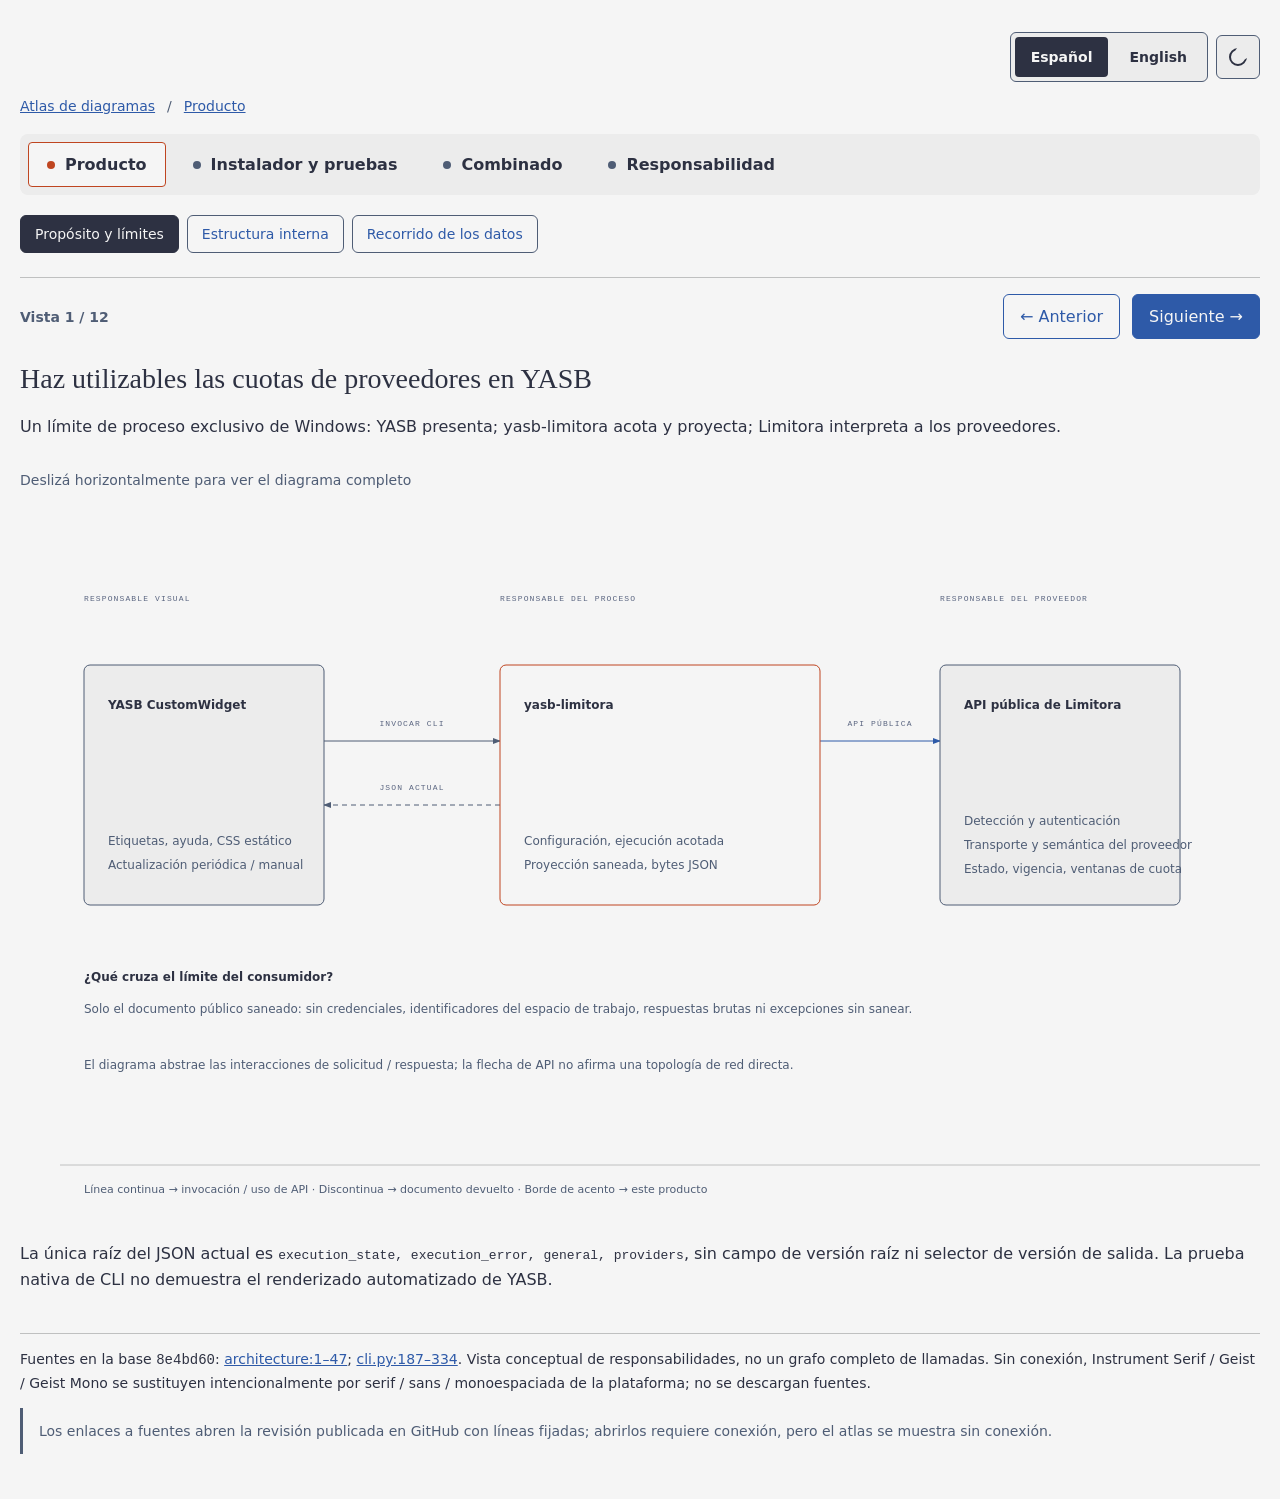
<file: docs/diagramas/purpose.html>
<!doctype html>
<html lang="en"><head><meta charset="utf-8"><meta name="viewport" content="width=device-width, initial-scale=1"><title>Product purpose and boundaries</title><style>
body{margin:0;background:var(--paper);color:var(--ink);font-family:'Geist',system-ui,sans-serif}main{max-width:1280px;min-width:0;margin:auto;padding:32px 20px}h1{font:400 28px 'Instrument Serif',serif}p,li{line-height:1.6}a{color:var(--link)}.diagram-container{width:100%;overflow-x:auto}svg{display:block;width:100%;min-width:1280px}.name{font:600 12px 'Geist',system-ui,sans-serif;fill:var(--ink)}.detail{font:400 12px 'Geist',system-ui,sans-serif;fill:var(--muted)}.tag{font:500 8px 'Geist Mono',ui-monospace,monospace;fill:var(--soft);letter-spacing:.14em}.legend{font:400 11px 'Geist',system-ui,sans-serif;fill:var(--muted)}footer{border-top:1px solid var(--rule-solid);margin-top:24px;font-size:14px}@media print{.diagram-container{overflow-x:visible}svg{min-width:0}}
.area-nav,.page-nav{display:flex;flex-wrap:wrap;gap:12px;margin:24px 0}.area-nav a,.page-nav a{padding:12px 16px;border:1px solid var(--muted);border-radius:6px;text-decoration:none}.area-nav [aria-current]{border-bottom:4px solid var(--accent);color:var(--ink)}#language-controls{width:fit-content;margin-left:auto;border:1px solid var(--muted);border-radius:6px;padding:4px}#language-controls button{font:inherit;padding:8px 16px;border:0;background:transparent;color:var(--ink);cursor:pointer}#language-controls [aria-pressed=true]{background:var(--ink);color:var(--paper);border-radius:4px}a:focus-visible,button:focus-visible{outline:3px solid var(--link);outline-offset:4px}

[hidden]{display:none!important}.breadcrumb{display:flex;flex-wrap:wrap;gap:12px;align-items:center;font-size:14px;margin:16px 0;color:var(--muted)}.crumb-divider::before{content:'/';color:var(--muted)}.section-nav{display:flex;flex-wrap:wrap;gap:8px;padding:8px;background:var(--paper-2);border-radius:8px;margin:20px 0}.section-nav a{display:flex;align-items:center;gap:10px;padding:12px 18px;border:1px solid transparent;border-radius:4px;color:var(--ink);text-decoration:none;font-weight:600}.section-nav a::before{content:'';width:8px;height:8px;border-radius:50%;background:var(--muted);display:inline-block;flex-shrink:0}.section-nav [aria-current=location]{background:var(--paper);border-color:var(--accent)}.section-nav [aria-current=location]::before{background:var(--accent);border-color:var(--accent)}.area-nav{gap:8px;margin:16px 0}.area-nav a{padding:10px 14px;font-size:14px;border-color:var(--muted)}.area-nav [aria-current=page]{background:var(--ink);color:var(--paper);border:1px solid var(--ink)}.page-nav{align-items:center;gap:12px;border-top:1px solid var(--rule-solid);padding-top:16px}.page-nav a{border-color:var(--link)}.page-nav [rel=next]{background:var(--link);color:var(--paper)}.progress{margin-right:auto;font-size:14px;font-weight:600;color:var(--muted)}.source-hint{padding:12px 16px;border-left:3px solid var(--muted);font-size:14px;color:var(--muted)}#language-controls{padding:4px;background:var(--paper-2);border-color:var(--muted)}#language-controls button{min-height:40px;font-size:14px;font-weight:600}#language-controls [aria-pressed=true]{background:var(--ink);color:var(--paper)}.atlas-card:hover,.area-nav a:hover,.section-nav a:hover{border-color:var(--link)}a:focus-visible,button:focus-visible{outline:3px solid var(--link);outline-offset:4px}@media(max-width:640px){main{padding:20px 16px}.section-nav a{padding:10px 12px}.page-nav{flex-wrap:wrap}.progress{flex-basis:100%}.area-nav a{padding:10px 12px}}
figure{container-type:inline-size}.scroll-hint{display:none;font-size:14px;color:var(--muted)}@container(width < 1280px){.scroll-hint{display:block}}@media print{.scroll-hint{display:none}}

/* Light retains the original palette. Dark soft/link text is lifted for surface contrast. */
:root{--paper:#f5f5f5;--paper-2:#ececec;--surface:#fff;--ink:#2d3142;--muted:#4f5d75;--soft:#5a6580;--rule-solid:#bfc0c0;--accent:#bf4520;--link:#2e5aa8;color-scheme:light}
:root[data-theme="dark"]{--paper:#2d3142;--paper-2:#393e53;--surface:#393e53;--ink:#f5f5f5;--muted:#bfc0c0;--soft:#bfc0c0;--rule-solid:rgba(191,192,192,0.25);--accent:#f08a59;--link:#8ab4ef;color-scheme:dark}
.control-bar{display:flex;flex-wrap:wrap;justify-content:flex-end;align-items:center;gap:8px}
.control-bar #language-controls{margin:0}
#theme-toggle{box-sizing:border-box;display:grid;place-items:center;min-width:44px;min-height:44px;padding:10px;border:1px solid var(--muted);border-radius:6px;background:var(--paper-2);color:var(--ink);cursor:pointer}
#theme-toggle:hover{border-color:var(--link)}
.theme-icon{box-sizing:border-box;position:relative;display:block;border:2px solid currentColor;border-radius:50%}
.theme-moon{width:18px;height:18px}
.theme-moon::after{content:'';position:absolute;inset:-4px -4px 4px 4px;border-radius:50%;background:var(--paper-2)}
.theme-sun{display:none;width:12px;height:12px}
.theme-sun::before{content:'';position:absolute;inset:-7px;border:2px dashed currentColor;border-radius:50%}
:root[data-theme="dark"] .theme-moon{display:none}
:root[data-theme="dark"] .theme-sun{display:block}
@media print{.control-bar{display:none}}
</style></head><body><main><div class="control-bar"><div id="language-controls" hidden role="group" aria-label="Language" data-i18n-label="Language"><button type="button" data-language="es" lang="es" aria-pressed="false">Español</button> <button type="button" data-language="en" lang="en" aria-pressed="false">English</button></div><button id="theme-toggle" hidden type="button" aria-pressed="false" aria-label="Switch to dark theme" title="Switch to dark theme"><span class="theme-icon theme-moon" aria-hidden="true"></span><span class="theme-icon theme-sun" aria-hidden="true"></span></button></div><nav class="breadcrumb" aria-label="Breadcrumb" data-i18n-label="Breadcrumb"><a href="index.html">Diagram atlas</a><span class="crumb-divider" aria-hidden="true"></span><a href="index.html#product">Product</a></nav><nav class="section-nav" aria-label="Sections" data-i18n-label="Sections"><a href="index.html#product" aria-current="location">Product</a><a href="index.html#installer">Installer &amp; proof</a><a href="index.html#combined">Combined</a><a href="index.html#responsibility">Responsibility</a></nav><nav class="area-nav" aria-label="Area navigation" data-i18n-label="Area navigation"><a href="purpose.html" aria-current="page">Purpose and boundaries</a><a href="structure.html">Internal structure</a><a href="data-journey.html">Data journey</a></nav><nav class="page-nav" aria-label="Reading order" data-i18n-label="Reading order"><span class="progress">View 1 / 12</span><a rel="prev" href="index.html">← Previous</a><a rel="next" href="structure.html">Next →</a></nav><h1>Make provider quotas usable in YASB</h1><p>A Windows-only process boundary: YASB presents; yasb-limitora bounds and projects; Limitora understands providers.</p><figure style="margin:0"><p class="scroll-hint">Scroll horizontally to see the full diagram</p><div class="diagram-container"><svg xmlns="http://www.w3.org/2000/svg" viewBox="0 0 1280 720" role="img" aria-labelledby="purpose-title purpose-desc"><title id="purpose-title">Product purpose and boundaries</title><desc id="purpose-desc">YASB invokes yasb-limitora, which uses the Limitora public API and returns sanitized current JSON for YASB presentation.</desc><defs><marker id="arrow" markerWidth="8" markerHeight="6" refX="7" refY="3" orient="auto"><polygon points="0 0,8 3,0 6" fill="var(--muted)"/></marker><marker id="arrow-accent" markerWidth="8" markerHeight="6" refX="7" refY="3" orient="auto"><polygon points="0 0,8 3,0 6" fill="var(--accent)"/></marker><marker id="arrow-link" markerWidth="8" markerHeight="6" refX="7" refY="3" orient="auto"><polygon points="0 0,8 3,0 6" fill="var(--link)"/></marker></defs>
<rect width="1280" height="720" fill="var(--paper)"/>
<text x="64" y="96" class="tag">PRESENTATION OWNER</text><text x="480" y="96" class="tag">PROCESS BOUNDARY OWNER</text><text x="920" y="96" class="tag">PROVIDER OWNER</text>
<path d="M 304 236 H 480" fill="none" stroke="var(--muted)" marker-end="url(#arrow)"/><path d="M 800 236 H 920" fill="none" stroke="var(--link)" marker-end="url(#arrow-link)"/><path d="M 480 300 H 304" fill="none" stroke="var(--muted)" stroke-dasharray="5,4" marker-end="url(#arrow)"/>
<rect x="344" y="208" width="96" height="20" fill="var(--paper)"/><text x="392" y="221" text-anchor="middle" class="tag">INVOKE CLI</text><rect x="808" y="208" width="104" height="20" fill="var(--paper)"/><text x="860" y="221" text-anchor="middle" class="tag">PUBLIC API</text><rect x="336" y="272" width="112" height="20" fill="var(--paper)"/><text x="392" y="285" text-anchor="middle" class="tag">CURRENT JSON</text>
<g data-node="yasb"><rect x="64" y="160" width="240" height="240" rx="6" fill="var(--paper-2)" stroke="var(--muted)"/><text x="88" y="204" class="name">YASB CustomWidget</text><text x="88" y="340" class="detail">Labels, tooltip, static CSS</text><text x="88" y="364" class="detail">Periodic / manual refresh</text></g>
<g data-node="cli"><rect x="480" y="160" width="320" height="240" rx="6" fill="var(--paper)" stroke="var(--accent)"/><text x="504" y="204" class="name">yasb-limitora</text><text x="504" y="340" class="detail">Configuration, bounded execution</text><text x="504" y="364" class="detail">Sanitized projection, JSON bytes</text></g>
<g data-node="limitora"><rect x="920" y="160" width="240" height="240" rx="6" fill="var(--paper-2)" stroke="var(--muted)"/><text x="944" y="204" class="name">Limitora public API</text><text x="944" y="320" class="detail">Detection and authentication</text><text x="944" y="344" class="detail">Transport and provider semantics</text><text x="944" y="368" class="detail">State, freshness, quota windows</text></g>
<text x="64" y="476" class="name">What crosses the consumer boundary?</text><text x="64" y="508" class="detail">Only the sanitized public document — not credentials, workspace identifiers, raw responses, or unsanitized exceptions.</text><text x="64" y="564" class="detail">The diagram abstracts request / response interactions; the API arrow is not a claim about direct network topology.</text>
<line x1="40" y1="660" x2="1240" y2="660" stroke="var(--rule-solid)"/><text x="64" y="688" class="legend">Solid → invocation / API use · Dashed → returned document · Accent border → this product</text></svg></div><figcaption><p>The sole current JSON root is <code>execution_state, execution_error, general, providers</code>, with no root version field or output-version selector. Native CLI proof is not automated YASB rendering proof.</p></figcaption></figure><footer><p>Sources at base <code>8e4bd60</code>: <a href="https://github.com/dnieblesdev/yasb-limitora/blob/8e4bd6016ca99b4ef20e7eb3555b79525bba3a00/docs/architecture/README.md#L1-L47" target="_blank" rel="noopener noreferrer">architecture:1–47</a>; <a href="https://github.com/dnieblesdev/yasb-limitora/blob/8e4bd6016ca99b4ef20e7eb3555b79525bba3a00/src/yasb_limitora/cli.py#L187-L334" target="_blank" rel="noopener noreferrer">cli.py:187–334</a>. Conceptual ownership view, not a complete call graph. Offline fonts intentionally fall back from Instrument Serif / Geist / Geist Mono to platform serif / sans / monospace; no font downloads.</p></footer><p class="source-hint">Source links open the published GitHub revision with pinned line anchors; clicking them requires a network connection, but the atlas renders offline.</p></main><script>
(() => {
  'use strict';
  const translations = {
    "Scroll horizontally to see the full diagram": "Deslizá horizontalmente para ver el diagrama completo",
    "Breadcrumb": "Ruta de navegación",
    "Sections": "Secciones",
    "Product": "Producto",
    "Combined": "Combinado",
    "Responsibility": "Responsabilidad",
    "Installer & proof": "Instalador y pruebas",
    "Diagram atlas": "Atlas de diagramas",
    "View 1 / 12": "Vista 1 / 12",
    "← Previous": "← Anterior",
    "Source links open the published GitHub revision with pinned line anchors; clicking them requires a network connection, but the atlas renders offline.": "Los enlaces a fuentes abren la revisión publicada en GitHub con líneas fijadas; abrirlos requiere conexión, pero el atlas se muestra sin conexión.",
    "Language": "Idioma",
    "Area navigation": "Navegación por áreas",
    "Reading order": "Orden de lectura",
    "Purpose and boundaries": "Propósito y límites",
    "Internal structure": "Estructura interna",
    "Data journey": "Recorrido de los datos",
    "Next →": "Siguiente →",
    "Product purpose and boundaries": "Propósito y límites del producto",
    "Product diagrams": "Diagramas del producto",
    "Make provider quotas usable in YASB": "Haz utilizables las cuotas de proveedores en YASB",
    "A Windows-only process boundary: YASB presents; yasb-limitora bounds and projects; Limitora understands providers.": "Un límite de proceso exclusivo de Windows: YASB presenta; yasb-limitora acota y proyecta; Limitora interpreta a los proveedores.",
    "YASB invokes yasb-limitora, which uses the Limitora public API and returns sanitized current JSON for YASB presentation.": "YASB invoca yasb-limitora, que usa la API pública de Limitora y devuelve el JSON actual saneado para su presentación en YASB.",
    "PRESENTATION OWNER": "RESPONSABLE VISUAL",
    "PROCESS BOUNDARY OWNER": "RESPONSABLE DEL PROCESO",
    "PROVIDER OWNER": "RESPONSABLE DEL PROVEEDOR",
    "INVOKE CLI": "INVOCAR CLI",
    "PUBLIC API": "API PÚBLICA",
    "CURRENT JSON": "JSON ACTUAL",
    "Labels, tooltip, static CSS": "Etiquetas, ayuda, CSS estático",
    "Periodic / manual refresh": "Actualización periódica / manual",
    "Configuration, bounded execution": "Configuración, ejecución acotada",
    "Sanitized projection, JSON bytes": "Proyección saneada, bytes JSON",
    "Limitora public API": "API pública de Limitora",
    "Detection and authentication": "Detección y autenticación",
    "Transport and provider semantics": "Transporte y semántica del proveedor",
    "State, freshness, quota windows": "Estado, vigencia, ventanas de cuota",
    "What crosses the consumer boundary?": "¿Qué cruza el límite del consumidor?",
    "Only the sanitized public document — not credentials, workspace identifiers, raw responses, or unsanitized exceptions.": "Solo el documento público saneado: sin credenciales, identificadores del espacio de trabajo, respuestas brutas ni excepciones sin sanear.",
    "The diagram abstracts request / response interactions; the API arrow is not a claim about direct network topology.": "El diagrama abstrae las interacciones de solicitud / respuesta; la flecha de API no afirma una topología de red directa.",
    "Solid → invocation / API use · Dashed → returned document · Accent border → this product": "Línea continua → invocación / uso de API · Discontinua → documento devuelto · Borde de acento → este producto",
    "The sole current JSON root is": "La única raíz del JSON actual es",
    ", with no root version field or output-version selector. Native CLI proof is not automated YASB rendering proof.": ", sin campo de versión raíz ni selector de versión de salida. La prueba nativa de CLI no demuestra el renderizado automatizado de YASB.",
    "Sources at base": "Fuentes en la base",
    ". Conceptual ownership view, not a complete call graph. Offline fonts intentionally fall back from Instrument Serif / Geist / Geist Mono to platform serif / sans / monospace; no font downloads.": ". Vista conceptual de responsabilidades, no un grafo completo de llamadas. Sin conexión, Instrument Serif / Geist / Geist Mono se sustituyen intencionalmente por serif / sans / monoespaciada de la plataforma; no se descargan fuentes."
  };
  const walker = document.createTreeWalker(document.documentElement, NodeFilter.SHOW_TEXT);
  const entries = [];
  while (walker.nextNode()) {
    const node = walker.currentNode;
    if (node.parentElement.closest('script, style, code, button')) continue;
    const english = node.textContent.trim();
    if (Object.prototype.hasOwnProperty.call(translations, english)) entries.push({node, original: node.textContent, english});
  }
  const controls = document.getElementById('language-controls');
  const buttons = controls.querySelectorAll('button');
  const themeButton = document.getElementById('theme-toggle');
  let theme = 'light';
  const updateThemeControl = () => {
    const dark = theme === 'dark';
    const spanish = document.documentElement.lang === 'es';
    const label = spanish
      ? (dark ? 'Activar tema claro' : 'Activar tema oscuro')
      : (dark ? 'Switch to light theme' : 'Switch to dark theme');
    themeButton.setAttribute('aria-label', label);
    themeButton.title = label;
    themeButton.setAttribute('aria-pressed', String(dark));
  };
  const applyTheme = selected => {
    theme = selected === 'dark' ? 'dark' : 'light';
    document.documentElement.dataset.theme = theme;
    updateThemeControl();
  };
  try {
    const saved = localStorage.getItem('yasb-limitora-theme');
    if (saved === 'light' || saved === 'dark') theme = saved;
  } catch (_) { /* Storage may be unavailable, including on file://. */ }
  applyTheme(theme);
  themeButton.addEventListener('click', () => {
    applyTheme(theme === 'dark' ? 'light' : 'dark');
    try { localStorage.setItem('yasb-limitora-theme', theme); } catch (_) { /* Session-only choice. */ }
  });
  themeButton.hidden = false;
  const applyLanguage = language => {
    for (const {node, original, english} of entries) node.textContent = original.replace(english, language === 'es' ? translations[english] : english);
    document.documentElement.lang = language;
    for (const element of document.querySelectorAll('[data-i18n-label]')) {
      const english = element.dataset.i18nLabel;
      element.setAttribute('aria-label', language === 'es' ? translations[english] : english);
    }
    for (const button of buttons) button.setAttribute('aria-pressed', String(button.dataset.language === language));
    updateThemeControl();
  };
  let language = 'es';
  try {
    const saved = localStorage.getItem('yasb-limitora-language');
    if (saved === 'es' || saved === 'en') language = saved;
  } catch (_) { /* Storage may be unavailable, including on file://. */ }
  applyLanguage(language);
  for (const button of buttons) button.addEventListener('click', () => {
    const selected = button.dataset.language;
    if (selected !== 'es' && selected !== 'en') return;
    applyLanguage(selected);
    try { localStorage.setItem('yasb-limitora-language', selected); } catch (_) { /* Session-only choice. */ }
  });
  controls.hidden = false;
})();
</script></body></html>
</file>
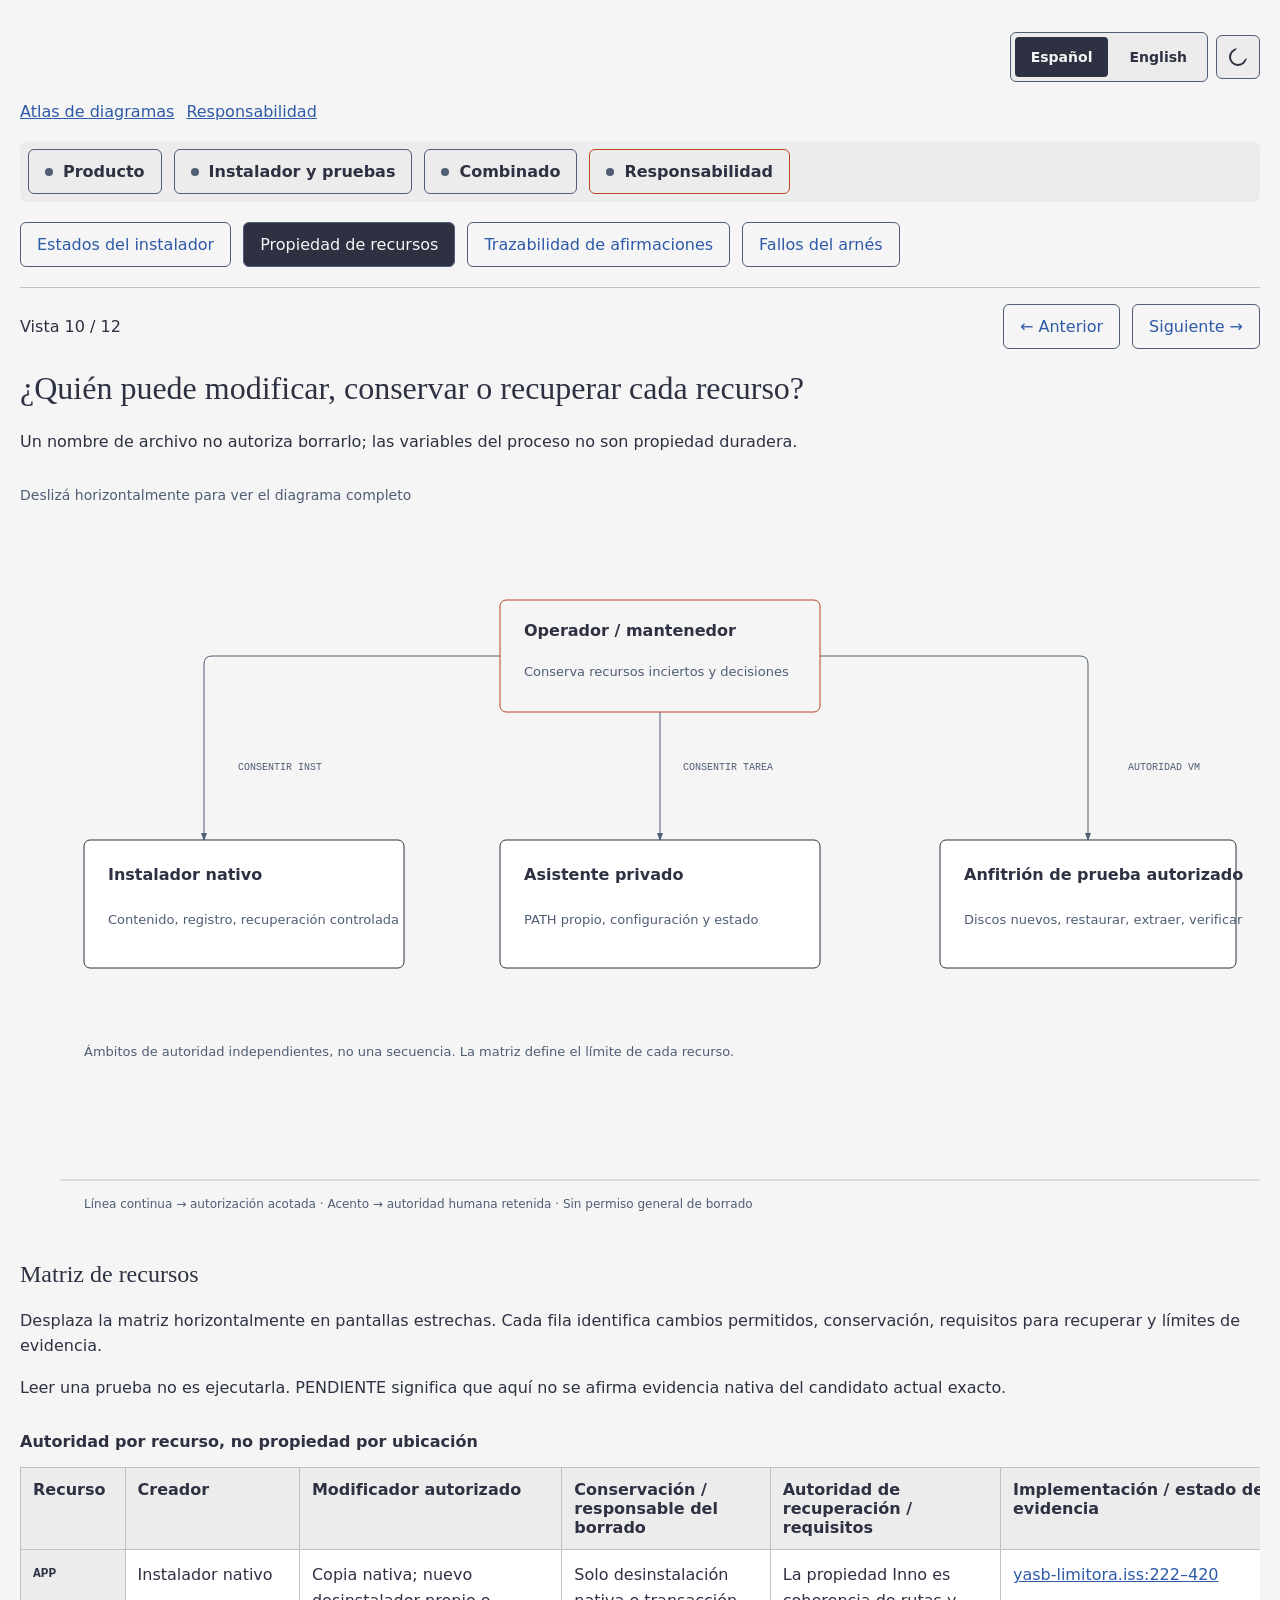
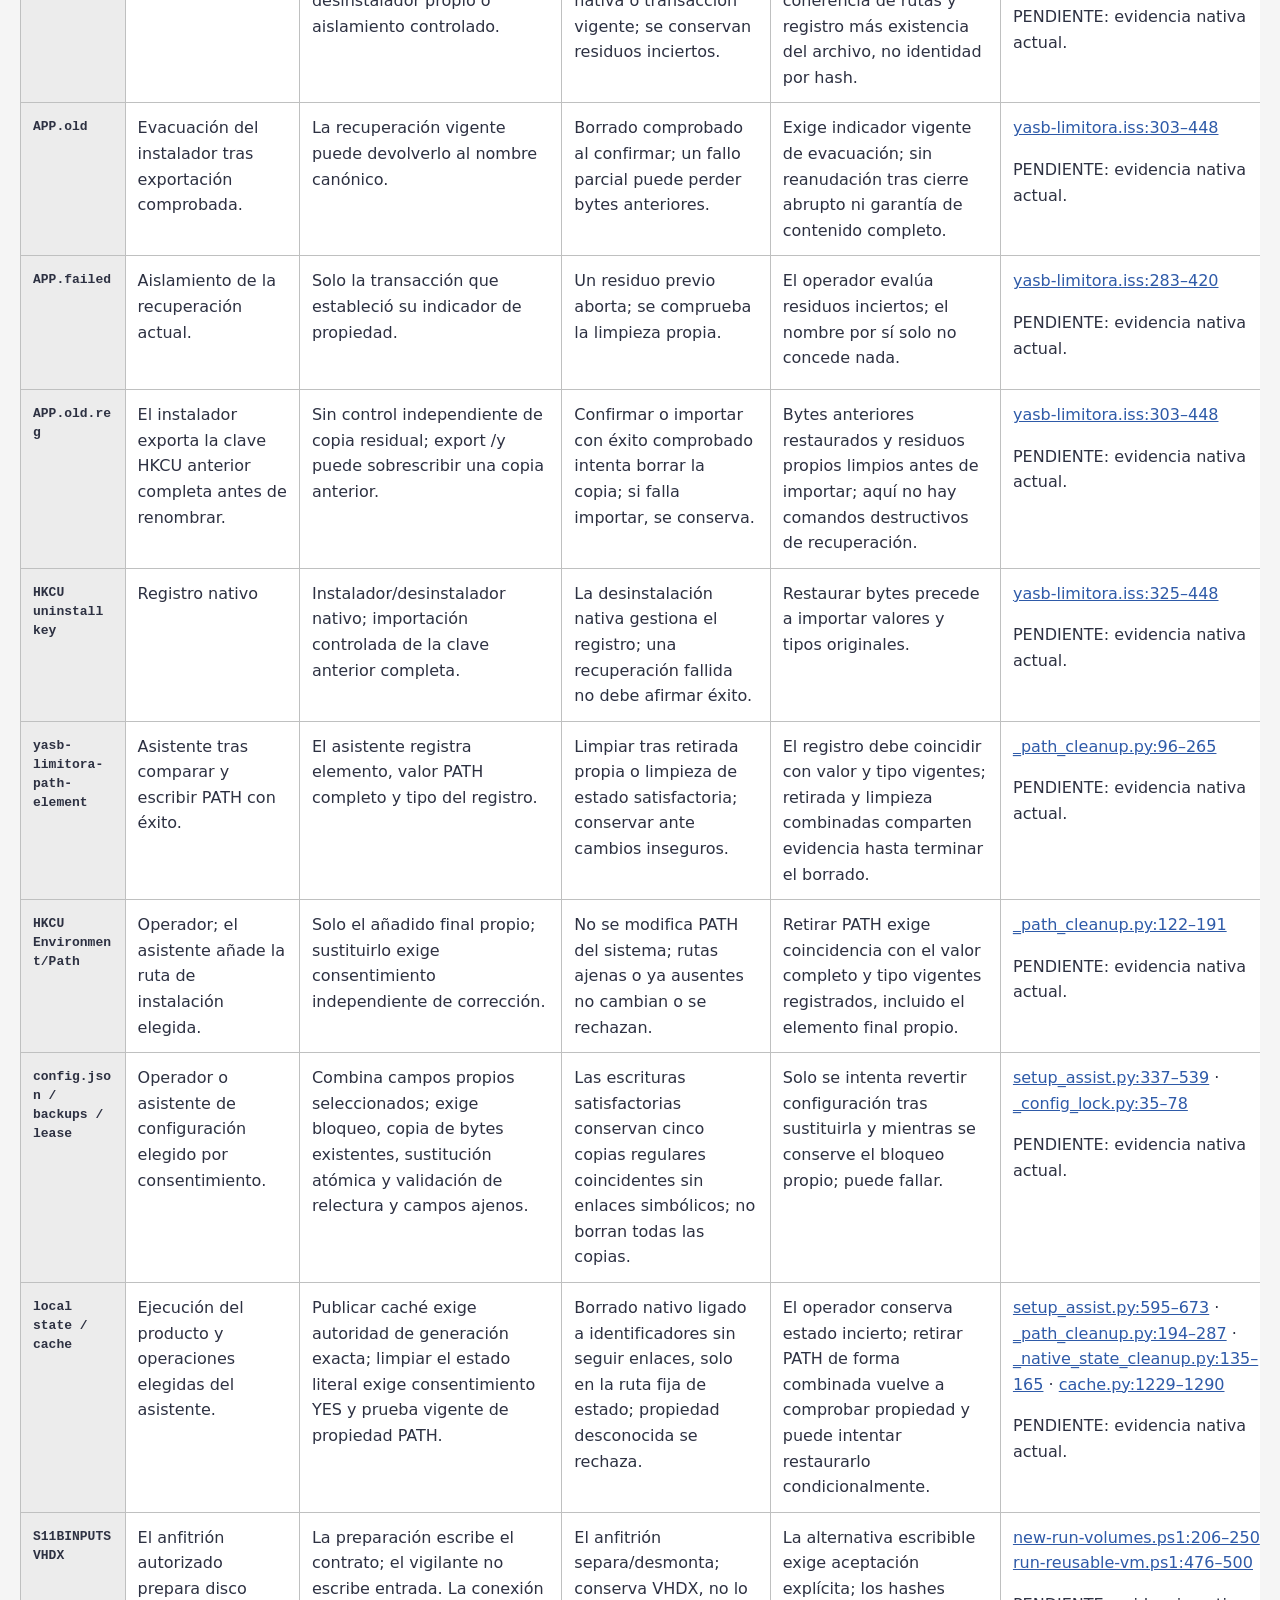
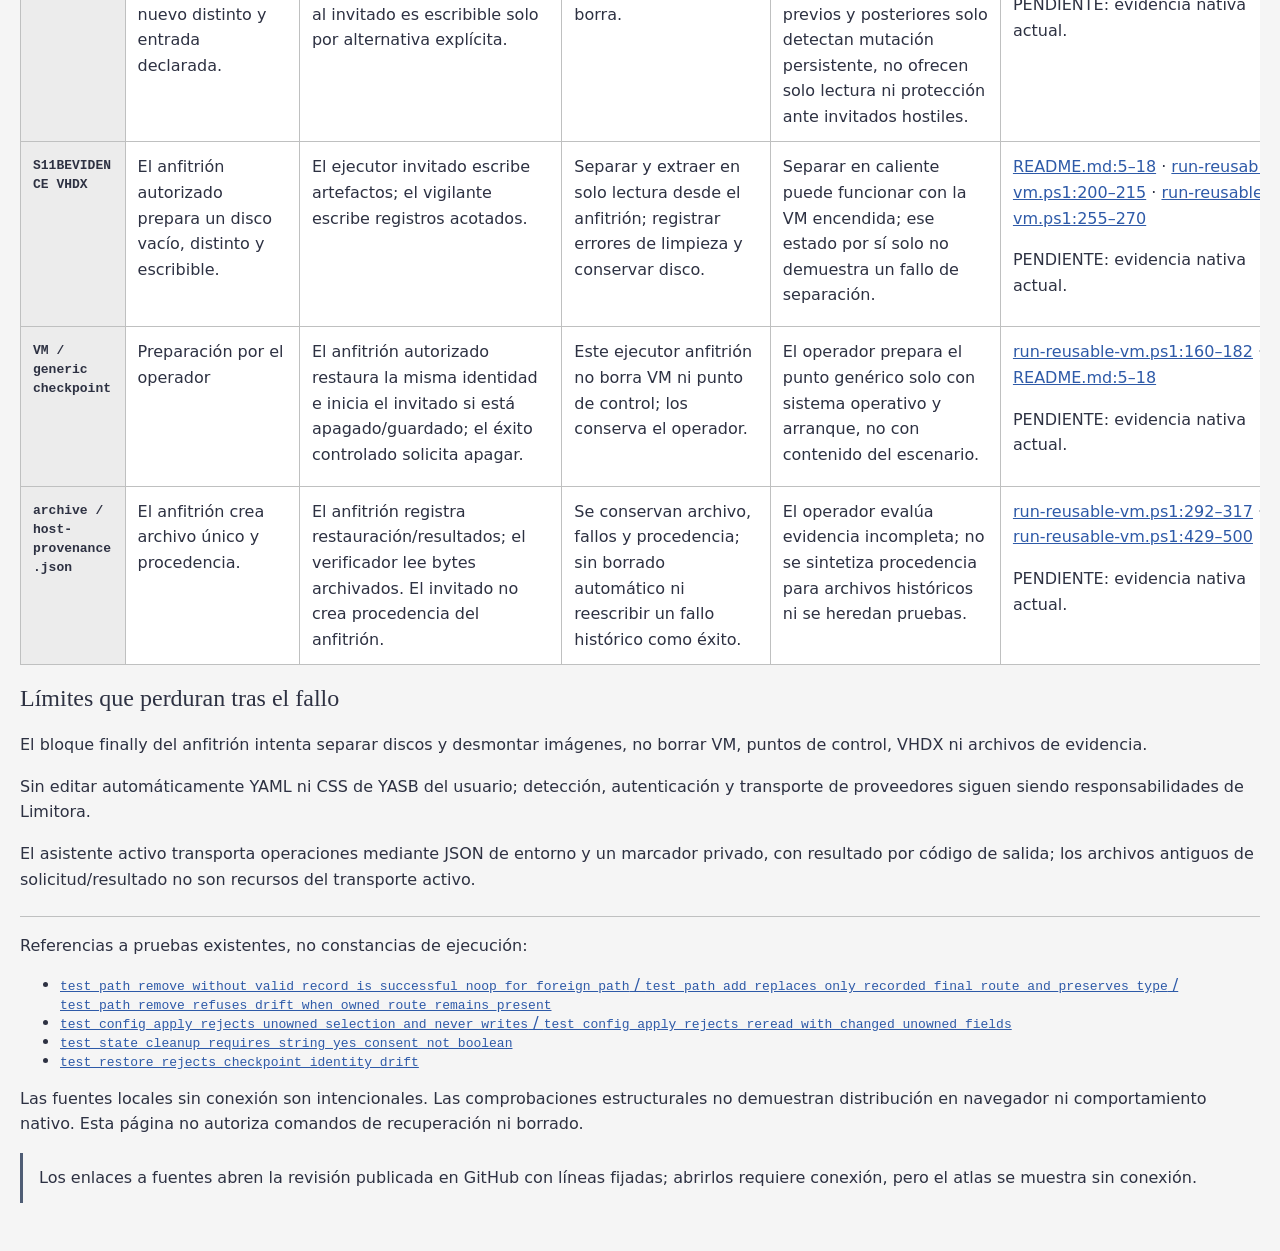
<file: docs/diagramas/resource-ownership.html>
<!doctype html>
<html lang="en"><head><meta charset="utf-8"><meta name="viewport" content="width=device-width, initial-scale=1"><title>Resource ownership</title><style>
body{margin:0;background:var(--paper);color:var(--ink);font-family:'Geist',system-ui,sans-serif}main{max-width:1280px;margin:auto;padding:32px 20px}h1,h2{font-family:'Instrument Serif',serif;font-weight:400}p,td{line-height:1.6}a{color:var(--link)}code{overflow-wrap:anywhere}footer{border-top:1px solid var(--rule-solid);margin-top:24px}
.breadcrumb,.section-nav,.area-nav,.page-nav{display:flex;flex-wrap:wrap;gap:12px;margin:20px 0;align-items:center}.section-nav{padding:8px;background:var(--paper-2);border-radius:8px}.section-nav a,.area-nav a,.page-nav a{padding:12px 16px;border:1px solid var(--muted);border-radius:6px;text-decoration:none}.section-nav a{display:flex;align-items:center;gap:10px;color:var(--ink);font-weight:600}.section-nav a::before{content:'';width:8px;height:8px;border-radius:50%;background:var(--muted);display:inline-block;flex-shrink:0}.section-nav [aria-current=location]{border-color:var(--accent)}.area-nav [aria-current=page]{background:var(--ink);color:var(--paper)}.page-nav{border-top:1px solid var(--rule-solid);padding-top:16px}.progress{margin-right:auto}a:focus-visible,button:focus-visible{outline:3px solid var(--link);outline-offset:4px}
[hidden]{display:none!important}#language-controls{width:fit-content;margin-left:auto;border:1px solid var(--muted);border-radius:6px;padding:4px;background:var(--paper-2)}#language-controls button{font:600 14px system-ui,sans-serif;min-height:40px;padding:8px 16px;border:0;background:transparent;color:var(--ink);cursor:pointer}#language-controls [aria-pressed=true]{background:var(--ink);color:var(--paper);border-radius:4px}
figure{container-type:inline-size}.scroll-hint{display:none;font-size:14px;color:var(--muted)}.diagram-container{width:100%;overflow-x:auto}svg{display:block;width:100%;min-width:1280px}.name{font:600 16px system-ui,sans-serif;fill:var(--ink)}.detail{font:400 13px system-ui,sans-serif;fill:var(--muted)}.tag{font:500 10px ui-monospace,monospace;fill:var(--muted)}.legend{font:400 12px system-ui,sans-serif;fill:var(--muted)}.table-container{overflow-x:auto}table{border-collapse:collapse;min-width:1280px;width:100%;background:var(--surface)}caption{text-align:left;font-weight:600;margin:16px 0}th,td{padding:12px;text-align:left;vertical-align:top;border:1px solid var(--rule-solid)}th{background:var(--paper-2)}.source-hint{border-left:3px solid var(--muted);padding:12px 16px}
@container(width < 1280px){.scroll-hint{display:block}}@media(max-width:640px){main{padding:20px 16px}.progress{flex-basis:100%}.section-nav a{padding:10px 12px}}@media print{.scroll-hint{display:none}}@media print{svg,table{min-width:0}.diagram-container,.table-container{overflow-x:visible}#language-controls{display:none}}

/* Light retains the original palette. Dark soft/link text is lifted for surface contrast. */
:root{--paper:#f5f5f5;--paper-2:#ececec;--surface:#fff;--ink:#2d3142;--muted:#4f5d75;--soft:#5a6580;--rule-solid:#bfc0c0;--accent:#bf4520;--link:#2e5aa8;color-scheme:light}
:root[data-theme="dark"]{--paper:#2d3142;--paper-2:#393e53;--surface:#393e53;--ink:#f5f5f5;--muted:#bfc0c0;--soft:#bfc0c0;--rule-solid:rgba(191,192,192,0.25);--accent:#f08a59;--link:#8ab4ef;color-scheme:dark}
.control-bar{display:flex;flex-wrap:wrap;justify-content:flex-end;align-items:center;gap:8px}
.control-bar #language-controls{margin:0}
#theme-toggle{box-sizing:border-box;display:grid;place-items:center;min-width:44px;min-height:44px;padding:10px;border:1px solid var(--muted);border-radius:6px;background:var(--paper-2);color:var(--ink);cursor:pointer}
#theme-toggle:hover{border-color:var(--link)}
.theme-icon{box-sizing:border-box;position:relative;display:block;border:2px solid currentColor;border-radius:50%}
.theme-moon{width:18px;height:18px}
.theme-moon::after{content:'';position:absolute;inset:-4px -4px 4px 4px;border-radius:50%;background:var(--paper-2)}
.theme-sun{display:none;width:12px;height:12px}
.theme-sun::before{content:'';position:absolute;inset:-7px;border:2px dashed currentColor;border-radius:50%}
:root[data-theme="dark"] .theme-moon{display:none}
:root[data-theme="dark"] .theme-sun{display:block}
@media print{.control-bar{display:none}}
</style></head><body><main>
<div class="control-bar"><div id="language-controls" hidden role="group" aria-label="Language" data-i18n-label="Language"><button type="button" data-language="es" lang="es" aria-pressed="false">Español</button> <button type="button" data-language="en" lang="en" aria-pressed="false">English</button></div><button id="theme-toggle" hidden type="button" aria-pressed="false" aria-label="Switch to dark theme" title="Switch to dark theme"><span class="theme-icon theme-moon" aria-hidden="true"></span><span class="theme-icon theme-sun" aria-hidden="true"></span></button></div>
<nav class="breadcrumb" aria-label="Breadcrumb" data-i18n-label="Breadcrumb"><a href="index.html">Diagram atlas</a><a href="index.html#responsibility">Responsibility</a></nav>
<nav class="section-nav" aria-label="Sections" data-i18n-label="Sections"><a href="index.html#product">Product</a><a href="index.html#installer">Installer &amp; proof</a><a href="index.html#combined">Combined</a><a href="index.html#responsibility" aria-current="location">Responsibility</a></nav>
<nav class="area-nav" aria-label="Area navigation" data-i18n-label="Area navigation"><a href="installer-states.html">Installer states</a><a href="resource-ownership.html" aria-current="page">Resource ownership</a><a href="claim-traceability.html">Claim traceability</a><a href="harness-failures.html">Harness failures</a></nav>
<nav class="page-nav" aria-label="Reading order" data-i18n-label="Reading order"><span class="progress">View 10 / 12</span><a rel="prev" href="installer-states.html">← Previous</a><a rel="next" href="claim-traceability.html">Next →</a></nav>
<h1>Who may change, retain or recover each resource?</h1>
<p>A filename alone is not deletion authority; process globals are not durable ownership.</p>
<figure style="margin:0"><p class="scroll-hint">Scroll horizontally to see the full diagram</p><div class="diagram-container"><svg xmlns="http://www.w3.org/2000/svg" viewBox="0 0 1280 720" role="img" aria-labelledby="resource-ownership-title resource-ownership-desc">
<title id="resource-ownership-title">Resource ownership</title><desc id="resource-ownership-desc">The operator authorizes separate installer, assistant and host responsibilities, each bounded by resource-specific ownership checks rather than blanket cleanup authority.</desc>
<defs><marker id="arrow" markerWidth="8" markerHeight="6" refX="7" refY="3" orient="auto"><polygon points="0 0,8 3,0 6" fill="var(--muted)"/></marker></defs><rect width="1280" height="720" fill="var(--paper)"/>
<path d="M 480 136 H 192 Q 184 136 184 144 V 320" fill="none" stroke="var(--muted)" marker-end="url(#arrow)"/><path d="M 640 192 V 320" fill="none" stroke="var(--muted)" marker-end="url(#arrow)"/><path d="M 800 136 H 1060 Q 1068 136 1068 144 V 320" fill="none" stroke="var(--muted)" marker-end="url(#arrow)"/>
<rect x="196" y="236" width="128" height="20" fill="var(--paper)"/><text x="260" y="250" text-anchor="middle" class="tag">INSTALL CONSENT</text><rect x="652" y="236" width="112" height="20" fill="var(--paper)"/><text x="708" y="250" text-anchor="middle" class="tag">TASK CONSENT</text><rect x="1080" y="236" width="128" height="20" fill="var(--paper)"/><text x="1144" y="250" text-anchor="middle" class="tag">VM AUTHORITY</text>
<g data-node="operator"><rect x="480" y="80" width="320" height="112" rx="6" fill="var(--paper)" stroke="var(--accent)"/><text x="504" y="116" class="name">Operator / maintainer</text><text x="504" y="156" class="detail">Retains uncertain resources and decisions</text></g>
<g data-node="installer"><rect x="64" y="320" width="320" height="128" rx="6" fill="var(--surface)" stroke="var(--ink)"/><text x="88" y="360" class="name">Native installer</text><text x="88" y="404" class="detail">Payload, registry, guarded recovery</text></g>
<g data-node="assistant"><rect x="480" y="320" width="320" height="128" rx="6" fill="var(--surface)" stroke="var(--ink)"/><text x="504" y="360" class="name">Private assistant</text><text x="504" y="404" class="detail">Owned PATH, configuration, state</text></g>
<g data-node="host"><rect x="920" y="320" width="296" height="128" rx="6" fill="var(--surface)" stroke="var(--ink)"/><text x="944" y="360" class="name">Authorized proof host</text><text x="944" y="404" class="detail">Fresh disks, restore, extract, verify</text></g>
<text x="64" y="536" class="detail">Independent authority domains, not a processing sequence. The matrix below defines each resource boundary.</text>
<line x1="40" y1="660" x2="1240" y2="660" stroke="var(--rule-solid)"/><text x="64" y="688" class="legend">Solid → scoped authorization · Accent → retained human authority · No blanket deletion permission</text>
</svg></div></figure>
<h2>Resource matrix</h2>
<p>Scroll the matrix horizontally on narrow screens. Each row identifies permitted changes, retention, recovery preconditions and evidence limits.</p>
<p>Reading a test is not executing it. PENDING means no exact-current-candidate native evidence is claimed here.</p>
<div class="table-container" role="region" aria-label="Resource matrix" data-i18n-label="Resource matrix" tabindex="0"><table><caption>Resource-specific authority, not ownership by location</caption><thead><tr><th scope="col">Resource</th><th scope="col">Creator</th><th scope="col">Permitted modifier</th><th scope="col">Retention / deleter</th><th scope="col">Recovery authority / preconditions</th><th scope="col">Implementation / evidence status</th></tr></thead><tbody>
<tr data-resource="app"><th scope="row"><code>APP</code></th><td>Native installer</td><td>Native copy; owned new uninstaller or guarded quarantine.</td><td>Native uninstall or live transaction only; uncertain residuals retained.</td><td>Inno ownership is path and registry coherence plus file existence, not content-hash identity.</td><td><a href="https://github.com/dnieblesdev/yasb-limitora/blob/8e4bd6016ca99b4ef20e7eb3555b79525bba3a00/packaging/inno/yasb-limitora.iss#L222-L420" target="_blank" rel="noopener noreferrer">yasb-limitora.iss:222–420</a><p>PENDING: current native evidence.</p></td></tr>
<tr data-resource="old"><th scope="row"><code>APP.old</code></th><td>Installer evacuation after checked export.</td><td>Live rollback may rename it to canonical.</td><td>Checked commit deletion; partial failure may already lose old bytes.</td><td>Live evacuation flag required; no crash resume or complete-payload guarantee.</td><td><a href="https://github.com/dnieblesdev/yasb-limitora/blob/8e4bd6016ca99b4ef20e7eb3555b79525bba3a00/packaging/inno/yasb-limitora.iss#L303-L448" target="_blank" rel="noopener noreferrer">yasb-limitora.iss:303–448</a><p>PENDING: current native evidence.</p></td></tr>
<tr data-resource="failed"><th scope="row"><code>APP.failed</code></th><td>Current rollback quarantine.</td><td>Only the transaction that established its ownership flag.</td><td>Stale entry aborts; owned cleanup is checked.</td><td>Operator assesses uncertain residuals; filename alone grants nothing.</td><td><a href="https://github.com/dnieblesdev/yasb-limitora/blob/8e4bd6016ca99b4ef20e7eb3555b79525bba3a00/packaging/inno/yasb-limitora.iss#L283-L420" target="_blank" rel="noopener noreferrer">yasb-limitora.iss:283–420</a><p>PENDING: current native evidence.</p></td></tr>
<tr data-resource="snapshot"><th scope="row"><code>APP.old.reg</code></th><td>Installer exports complete prior HKCU key before rename.</td><td>No independent stale snapshot gate; export /y may overwrite an earlier snapshot.</td><td>Commit or successful checked import attempts snapshot deletion; import failure retains it.</td><td>Prior bytes restored and owned residual cleared before import; no destructive recovery commands here.</td><td><a href="https://github.com/dnieblesdev/yasb-limitora/blob/8e4bd6016ca99b4ef20e7eb3555b79525bba3a00/packaging/inno/yasb-limitora.iss#L303-L448" target="_blank" rel="noopener noreferrer">yasb-limitora.iss:303–448</a><p>PENDING: current native evidence.</p></td></tr>
<tr data-resource="uninstall-key"><th scope="row"><code>HKCU uninstall key</code></th><td>Native registration</td><td>Native installer/uninstaller; guarded full prior-key import.</td><td>Native uninstall handles registration; failed recovery must not claim success.</td><td>Byte restoration precedes import of original values and types.</td><td><a href="https://github.com/dnieblesdev/yasb-limitora/blob/8e4bd6016ca99b4ef20e7eb3555b79525bba3a00/packaging/inno/yasb-limitora.iss#L325-L448" target="_blank" rel="noopener noreferrer">yasb-limitora.iss:325–448</a><p>PENDING: current native evidence.</p></td></tr>
<tr data-resource="path-record"><th scope="row"><code>yasb-limitora-path-element</code></th><td>Assistant after successful PATH compare-and-write.</td><td>Assistant records element, full PATH value and registry type.</td><td>Clear after owned removal or successful state cleanup; retain on unsafe drift.</td><td>Record must agree with live value and type; combined removal/cleanup shares proof until deletion completes.</td><td><a href="https://github.com/dnieblesdev/yasb-limitora/blob/8e4bd6016ca99b4ef20e7eb3555b79525bba3a00/src/yasb_limitora/_path_cleanup.py#L96-L265" target="_blank" rel="noopener noreferrer">_path_cleanup.py:96–265</a><p>PENDING: current native evidence.</p></td></tr>
<tr data-resource="path-entry"><th scope="row"><code>HKCU Environment/Path</code></th><td>Operator; assistant appends selected installation route.</td><td>Only the owned final append; replacement requires separate correction consent.</td><td>No System PATH surgery; foreign or already absent routes are no-ops or refusals.</td><td>PATH removal requires the recorded full live value and type to match, including the final owned element.</td><td><a href="https://github.com/dnieblesdev/yasb-limitora/blob/8e4bd6016ca99b4ef20e7eb3555b79525bba3a00/src/yasb_limitora/_path_cleanup.py#L122-L191" target="_blank" rel="noopener noreferrer">_path_cleanup.py:122–191</a><p>PENDING: current native evidence.</p></td></tr>
<tr data-resource="config"><th scope="row"><code>config.json / backups / lease</code></th><td>Operator or consent-selected configuration assistant.</td><td>Selected owned fields merge; lease required; backup existing bytes, atomic replace, validate reread and unowned fields.</td><td>Successful writes prune matching regular non-symlink backups to five; no blanket backup deletion.</td><td>Configuration rollback is attempted only after replacement and while the lease remains owned; it can fail.</td><td><a href="https://github.com/dnieblesdev/yasb-limitora/blob/8e4bd6016ca99b4ef20e7eb3555b79525bba3a00/src/yasb_limitora/setup_assist.py#L337-L539" target="_blank" rel="noopener noreferrer">setup_assist.py:337–539</a> · <a href="https://github.com/dnieblesdev/yasb-limitora/blob/8e4bd6016ca99b4ef20e7eb3555b79525bba3a00/src/yasb_limitora/_config_lock.py#L35-L78" target="_blank" rel="noopener noreferrer">_config_lock.py:35–78</a><p>PENDING: current native evidence.</p></td></tr>
<tr data-resource="state-cache"><th scope="row"><code>local state / cache</code></th><td>Product runtime and selected assistant operations.</td><td>Cache publication requires exact generation authority; literal state cleanup requires YES consent and live PATH ownership proof.</td><td>Native handle-bound no-follow deletion only on the fixed state route; unknown ownership refuses.</td><td>Operator retains uncertain state; combined PATH removal rechecks proof and can attempt conditional PATH restoration.</td><td><a href="https://github.com/dnieblesdev/yasb-limitora/blob/8e4bd6016ca99b4ef20e7eb3555b79525bba3a00/src/yasb_limitora/setup_assist.py#L595-L673" target="_blank" rel="noopener noreferrer">setup_assist.py:595–673</a> · <a href="https://github.com/dnieblesdev/yasb-limitora/blob/8e4bd6016ca99b4ef20e7eb3555b79525bba3a00/src/yasb_limitora/_path_cleanup.py#L194-L287" target="_blank" rel="noopener noreferrer">_path_cleanup.py:194–287</a> · <a href="https://github.com/dnieblesdev/yasb-limitora/blob/8e4bd6016ca99b4ef20e7eb3555b79525bba3a00/src/yasb_limitora/_native_state_cleanup.py#L135-L165" target="_blank" rel="noopener noreferrer">_native_state_cleanup.py:135–165</a> · <a href="https://github.com/dnieblesdev/yasb-limitora/blob/8e4bd6016ca99b4ef20e7eb3555b79525bba3a00/src/yasb_limitora/cache.py#L1229-L1290" target="_blank" rel="noopener noreferrer">cache.py:1229–1290</a><p>PENDING: current native evidence.</p></td></tr>
<tr data-resource="input-vhdx"><th scope="row"><code>S11BINPUTS VHDX</code></th><td>Authorized host stages fresh distinct disk and declared input.</td><td>Stager writes contract; watcher does not write input. Guest attachment is writable only by explicit fallback.</td><td>Host detaches/dismounts; VHDX retained, not deleted.</td><td>Writable fallback is explicit opt-in; pre/post hashes detect persistent mutation only, not read-only or hostile-guest protection.</td><td><a href="https://github.com/dnieblesdev/yasb-limitora/blob/8e4bd6016ca99b4ef20e7eb3555b79525bba3a00/proof-harness/host/new-run-volumes.ps1#L206-L250" target="_blank" rel="noopener noreferrer">new-run-volumes.ps1:206–250</a> · <a href="https://github.com/dnieblesdev/yasb-limitora/blob/8e4bd6016ca99b4ef20e7eb3555b79525bba3a00/proof-harness/host/run-reusable-vm.ps1#L476-L500" target="_blank" rel="noopener noreferrer">run-reusable-vm.ps1:476–500</a><p>PENDING: current native evidence.</p></td></tr>
<tr data-resource="evidence-vhdx"><th scope="row"><code>S11BEVIDENCE VHDX</code></th><td>Authorized host stages empty distinct writable disk.</td><td>Guest runner writes artifacts; watcher writes bounded records and logs.</td><td>Detach then read-only host extraction; cleanup errors recorded; disk retained.</td><td>Hot-detach may succeed while the VM is running; running state alone does not prove detachment failure.</td><td><a href="https://github.com/dnieblesdev/yasb-limitora/blob/8e4bd6016ca99b4ef20e7eb3555b79525bba3a00/proof-harness/README.md#L5-L18" target="_blank" rel="noopener noreferrer">README.md:5–18</a> · <a href="https://github.com/dnieblesdev/yasb-limitora/blob/8e4bd6016ca99b4ef20e7eb3555b79525bba3a00/proof-harness/host/run-reusable-vm.ps1#L200-L215" target="_blank" rel="noopener noreferrer">run-reusable-vm.ps1:200–215</a> · <a href="https://github.com/dnieblesdev/yasb-limitora/blob/8e4bd6016ca99b4ef20e7eb3555b79525bba3a00/proof-harness/host/run-reusable-vm.ps1#L255-L270" target="_blank" rel="noopener noreferrer">run-reusable-vm.ps1:255–270</a><p>PENDING: current native evidence.</p></td></tr>
<tr data-resource="vm-checkpoint"><th scope="row"><code>VM / generic checkpoint</code></th><td>Operator provisioning</td><td>Authorized host restores same identity and starts guest if Off/Saved; controlled guest success requests shutdown.</td><td>No VM or checkpoint deletion in this host runner; operator retains them.</td><td>The generic checkpoint is operator-provisioned with OS and bootstrap only, not scenario payload.</td><td><a href="https://github.com/dnieblesdev/yasb-limitora/blob/8e4bd6016ca99b4ef20e7eb3555b79525bba3a00/proof-harness/host/run-reusable-vm.ps1#L160-L182" target="_blank" rel="noopener noreferrer">run-reusable-vm.ps1:160–182</a> · <a href="https://github.com/dnieblesdev/yasb-limitora/blob/8e4bd6016ca99b4ef20e7eb3555b79525bba3a00/proof-harness/README.md#L5-L18" target="_blank" rel="noopener noreferrer">README.md:5–18</a><p>PENDING: current native evidence.</p></td></tr>
<tr data-resource="archive-provenance"><th scope="row"><code>archive / host-provenance.json</code></th><td>Host creates unique archive and provenance.</td><td>Host records restore/outcomes; verifier reads archived bytes. Guest does not author host provenance.</td><td>Archive, failures and provenance retained; no automatic deletion or rewriting historical failure as success.</td><td>Operator assesses incomplete evidence; no synthesized provenance for historical archives and no proof inheritance.</td><td><a href="https://github.com/dnieblesdev/yasb-limitora/blob/8e4bd6016ca99b4ef20e7eb3555b79525bba3a00/proof-harness/host/run-reusable-vm.ps1#L292-L317" target="_blank" rel="noopener noreferrer">run-reusable-vm.ps1:292–317</a> · <a href="https://github.com/dnieblesdev/yasb-limitora/blob/8e4bd6016ca99b4ef20e7eb3555b79525bba3a00/proof-harness/host/run-reusable-vm.ps1#L429-L500" target="_blank" rel="noopener noreferrer">run-reusable-vm.ps1:429–500</a><p>PENDING: current native evidence.</p></td></tr>
</tbody></table></div>
<h2>Limits that survive failure</h2>
<p>The host finally attempts disk detach and image dismount, not VM, checkpoint, VHDX or archive deletion.</p>
<p>No automatic edits to user YASB YAML or CSS; provider detection, authentication and transport remain Limitora responsibilities.</p>
<p>The active assistant carries operations through environment JSON and a private sentinel, with exit status as completion; legacy request/result files are not active transport resources.</p>
<footer><p>Existing test references, not execution receipts:</p><ul>
<li><a href="https://github.com/dnieblesdev/yasb-limitora/blob/8e4bd6016ca99b4ef20e7eb3555b79525bba3a00/tests/test_setup_assist_path.py#L89-L185" target="_blank" rel="noopener noreferrer"><code>test_path_remove_without_valid_record_is_successful_noop_for_foreign_path</code> / <code>test_path_add_replaces_only_recorded_final_route_and_preserves_type</code> / <code>test_path_remove_refuses_drift_when_owned_route_remains_present</code></a></li>
<li><a href="https://github.com/dnieblesdev/yasb-limitora/blob/8e4bd6016ca99b4ef20e7eb3555b79525bba3a00/tests/test_setup_assist_config.py#L87-L145" target="_blank" rel="noopener noreferrer"><code>test_config_apply_rejects_unowned_selection_and_never_writes</code> / <code>test_config_apply_rejects_reread_with_changed_unowned_fields</code></a></li>
<li><a href="https://github.com/dnieblesdev/yasb-limitora/blob/8e4bd6016ca99b4ef20e7eb3555b79525bba3a00/tests/test_setup_assist_protocol.py#L364-L390" target="_blank" rel="noopener noreferrer"><code>test_state_cleanup_requires_string_yes_consent_not_boolean</code></a></li>
<li><a href="https://github.com/dnieblesdev/yasb-limitora/blob/8e4bd6016ca99b4ef20e7eb3555b79525bba3a00/tests/test_proof_harness_host.py#L322-L340" target="_blank" rel="noopener noreferrer"><code>test_restore_rejects_checkpoint_identity_drift</code></a></li>
</ul><p>Offline system fonts are intentional. Structural checks do not establish browser layout or native behavior. No recovery or deletion commands are authorized by this page.</p></footer>
<p class="source-hint">Source links open the published GitHub revision with pinned line anchors; clicking them requires a network connection, but the atlas renders offline.</p>
</main><script>
(() => {
  'use strict';
  const translations = {
    "Harness failures": "Fallos del arnés",
    "Claim traceability": "Trazabilidad de afirmaciones", "Next →": "Siguiente →",
    "Resource ownership": "Propiedad de recursos", "Language": "Idioma", "Breadcrumb": "Ruta de navegación", "Sections": "Secciones", "Area navigation": "Navegación por áreas", "Reading order": "Orden de lectura",
    "Diagram atlas": "Atlas de diagramas", "Product": "Producto", "Installer & proof": "Instalador y pruebas", "Combined": "Combinado", "Responsibility": "Responsabilidad", "Installer states": "Estados del instalador", "View 10 / 12": "Vista 10 / 12", "← Previous": "← Anterior", "Back to the atlas": "Volver al atlas",
    "Who may change, retain or recover each resource?": "¿Quién puede modificar, conservar o recuperar cada recurso?",
    "A filename alone is not deletion authority; process globals are not durable ownership.": "Un nombre de archivo no autoriza borrarlo; las variables del proceso no son propiedad duradera.",
    "Scroll horizontally to see the full diagram": "Deslizá horizontalmente para ver el diagrama completo",
    "The operator authorizes separate installer, assistant and host responsibilities, each bounded by resource-specific ownership checks rather than blanket cleanup authority.": "El operador autoriza responsabilidades separadas del instalador, asistente y anfitrión, limitadas por controles de propiedad de cada recurso, no por una autorización general de limpieza.",
    "INSTALL CONSENT": "CONSENTIR INST", "TASK CONSENT": "CONSENTIR TAREA", "VM AUTHORITY": "AUTORIDAD VM",
    "Operator / maintainer": "Operador / mantenedor", "Retains uncertain resources and decisions": "Conserva recursos inciertos y decisiones", "Native installer": "Instalador nativo", "Payload, registry, guarded recovery": "Contenido, registro, recuperación controlada", "Private assistant": "Asistente privado", "Owned PATH, configuration, state": "PATH propio, configuración y estado", "Authorized proof host": "Anfitrión de prueba autorizado", "Fresh disks, restore, extract, verify": "Discos nuevos, restaurar, extraer, verificar",
    "Independent authority domains, not a processing sequence. The matrix below defines each resource boundary.": "Ámbitos de autoridad independientes, no una secuencia. La matriz define el límite de cada recurso.",
    "Solid → scoped authorization · Accent → retained human authority · No blanket deletion permission": "Línea continua → autorización acotada · Acento → autoridad humana retenida · Sin permiso general de borrado",
    "Resource matrix": "Matriz de recursos", "Scroll the matrix horizontally on narrow screens. Each row identifies permitted changes, retention, recovery preconditions and evidence limits.": "Desplaza la matriz horizontalmente en pantallas estrechas. Cada fila identifica cambios permitidos, conservación, requisitos para recuperar y límites de evidencia.",
    "Reading a test is not executing it. PENDING means no exact-current-candidate native evidence is claimed here.": "Leer una prueba no es ejecutarla. PENDIENTE significa que aquí no se afirma evidencia nativa del candidato actual exacto.",
    "Resource-specific authority, not ownership by location": "Autoridad por recurso, no propiedad por ubicación", "Resource": "Recurso", "Creator": "Creador", "Permitted modifier": "Modificador autorizado", "Retention / deleter": "Conservación / responsable del borrado", "Recovery authority / preconditions": "Autoridad de recuperación / requisitos", "Implementation / evidence status": "Implementación / estado de evidencia", "PENDING: current native evidence.": "PENDIENTE: evidencia nativa actual.",
    "Native copy; owned new uninstaller or guarded quarantine.": "Copia nativa; nuevo desinstalador propio o aislamiento controlado.", "Native uninstall or live transaction only; uncertain residuals retained.": "Solo desinstalación nativa o transacción vigente; se conservan residuos inciertos.",
    "Inno ownership is path and registry coherence plus file existence, not content-hash identity.": "La propiedad Inno es coherencia de rutas y registro más existencia del archivo, no identidad por hash.",
    "Installer evacuation after checked export.": "Evacuación del instalador tras exportación comprobada.", "Live rollback may rename it to canonical.": "La recuperación vigente puede devolverlo al nombre canónico.", "Checked commit deletion; partial failure may already lose old bytes.": "Borrado comprobado al confirmar; un fallo parcial puede perder bytes anteriores.", "Live evacuation flag required; no crash resume or complete-payload guarantee.": "Exige indicador vigente de evacuación; sin reanudación tras cierre abrupto ni garantía de contenido completo.",
    "Current rollback quarantine.": "Aislamiento de la recuperación actual.", "Only the transaction that established its ownership flag.": "Solo la transacción que estableció su indicador de propiedad.", "Stale entry aborts; owned cleanup is checked.": "Un residuo previo aborta; se comprueba la limpieza propia.", "Operator assesses uncertain residuals; filename alone grants nothing.": "El operador evalúa residuos inciertos; el nombre por sí solo no concede nada.",
    "Installer exports complete prior HKCU key before rename.": "El instalador exporta la clave HKCU anterior completa antes de renombrar.", "No independent stale snapshot gate; export /y may overwrite an earlier snapshot.": "Sin control independiente de copia residual; export /y puede sobrescribir una copia anterior.", "Commit or successful checked import attempts snapshot deletion; import failure retains it.": "Confirmar o importar con éxito comprobado intenta borrar la copia; si falla importar, se conserva.", "Prior bytes restored and owned residual cleared before import; no destructive recovery commands here.": "Bytes anteriores restaurados y residuos propios limpios antes de importar; aquí no hay comandos destructivos de recuperación.",
    "Native registration": "Registro nativo", "Native installer/uninstaller; guarded full prior-key import.": "Instalador/desinstalador nativo; importación controlada de la clave anterior completa.", "Native uninstall handles registration; failed recovery must not claim success.": "La desinstalación nativa gestiona el registro; una recuperación fallida no debe afirmar éxito.", "Byte restoration precedes import of original values and types.": "Restaurar bytes precede a importar valores y tipos originales.",
    "Assistant after successful PATH compare-and-write.": "Asistente tras comparar y escribir PATH con éxito.", "Assistant records element, full PATH value and registry type.": "El asistente registra elemento, valor PATH completo y tipo del registro.", "Clear after owned removal or successful state cleanup; retain on unsafe drift.": "Limpiar tras retirada propia o limpieza de estado satisfactoria; conservar ante cambios inseguros.", "Record must agree with live value and type; combined removal/cleanup shares proof until deletion completes.": "El registro debe coincidir con valor y tipo vigentes; retirada y limpieza combinadas comparten evidencia hasta terminar el borrado.",
    "Operator; assistant appends selected installation route.": "Operador; el asistente añade la ruta de instalación elegida.", "Only the owned final append; replacement requires separate correction consent.": "Solo el añadido final propio; sustituirlo exige consentimiento independiente de corrección.", "No System PATH surgery; foreign or already absent routes are no-ops or refusals.": "No se modifica PATH del sistema; rutas ajenas o ya ausentes no cambian o se rechazan.", "PATH removal requires the recorded full live value and type to match, including the final owned element.": "Retirar PATH exige coincidencia con el valor completo y tipo vigentes registrados, incluido el elemento final propio.",
    "Operator or consent-selected configuration assistant.": "Operador o asistente de configuración elegido por consentimiento.", "Selected owned fields merge; lease required; backup existing bytes, atomic replace, validate reread and unowned fields.": "Combina campos propios seleccionados; exige bloqueo, copia de bytes existentes, sustitución atómica y validación de relectura y campos ajenos.", "Successful writes prune matching regular non-symlink backups to five; no blanket backup deletion.": "Las escrituras satisfactorias conservan cinco copias regulares coincidentes sin enlaces simbólicos; no borran todas las copias.", "Configuration rollback is attempted only after replacement and while the lease remains owned; it can fail.": "Solo se intenta revertir configuración tras sustituirla y mientras se conserve el bloqueo propio; puede fallar.",
    "Product runtime and selected assistant operations.": "Ejecución del producto y operaciones elegidas del asistente.", "Cache publication requires exact generation authority; literal state cleanup requires YES consent and live PATH ownership proof.": "Publicar caché exige autoridad de generación exacta; limpiar el estado literal exige consentimiento YES y prueba vigente de propiedad PATH.", "Native handle-bound no-follow deletion only on the fixed state route; unknown ownership refuses.": "Borrado nativo ligado a identificadores sin seguir enlaces, solo en la ruta fija de estado; propiedad desconocida se rechaza.", "Operator retains uncertain state; combined PATH removal rechecks proof and can attempt conditional PATH restoration.": "El operador conserva estado incierto; retirar PATH de forma combinada vuelve a comprobar propiedad y puede intentar restaurarlo condicionalmente.",
    "Authorized host stages fresh distinct disk and declared input.": "El anfitrión autorizado prepara disco nuevo distinto y entrada declarada.", "Stager writes contract; watcher does not write input. Guest attachment is writable only by explicit fallback.": "La preparación escribe el contrato; el vigilante no escribe entrada. La conexión al invitado es escribible solo por alternativa explícita.", "Host detaches/dismounts; VHDX retained, not deleted.": "El anfitrión separa/desmonta; conserva VHDX, no lo borra.", "Writable fallback is explicit opt-in; pre/post hashes detect persistent mutation only, not read-only or hostile-guest protection.": "La alternativa escribible exige aceptación explícita; los hashes previos y posteriores solo detectan mutación persistente, no ofrecen solo lectura ni protección ante invitados hostiles.",
    "Authorized host stages empty distinct writable disk.": "El anfitrión autorizado prepara un disco vacío, distinto y escribible.", "Guest runner writes artifacts; watcher writes bounded records and logs.": "El ejecutor invitado escribe artefactos; el vigilante escribe registros acotados.", "Detach then read-only host extraction; cleanup errors recorded; disk retained.": "Separar y extraer en solo lectura desde el anfitrión; registrar errores de limpieza y conservar disco.", "Hot-detach may succeed while the VM is running; running state alone does not prove detachment failure.": "Separar en caliente puede funcionar con la VM encendida; ese estado por sí solo no demuestra un fallo de separación.",
    "Operator provisioning": "Preparación por el operador", "Authorized host restores same identity and starts guest if Off/Saved; controlled guest success requests shutdown.": "El anfitrión autorizado restaura la misma identidad e inicia el invitado si está apagado/guardado; el éxito controlado solicita apagar.", "No VM or checkpoint deletion in this host runner; operator retains them.": "Este ejecutor anfitrión no borra VM ni punto de control; los conserva el operador.", "The generic checkpoint is operator-provisioned with OS and bootstrap only, not scenario payload.": "El operador prepara el punto genérico solo con sistema operativo y arranque, no con contenido del escenario.",
    "Host creates unique archive and provenance.": "El anfitrión crea archivo único y procedencia.", "Host records restore/outcomes; verifier reads archived bytes. Guest does not author host provenance.": "El anfitrión registra restauración/resultados; el verificador lee bytes archivados. El invitado no crea procedencia del anfitrión.", "Archive, failures and provenance retained; no automatic deletion or rewriting historical failure as success.": "Se conservan archivo, fallos y procedencia; sin borrado automático ni reescribir un fallo histórico como éxito.", "Operator assesses incomplete evidence; no synthesized provenance for historical archives and no proof inheritance.": "El operador evalúa evidencia incompleta; no se sintetiza procedencia para archivos históricos ni se heredan pruebas.",
    "Limits that survive failure": "Límites que perduran tras el fallo", "The host finally attempts disk detach and image dismount, not VM, checkpoint, VHDX or archive deletion.": "El bloque finally del anfitrión intenta separar discos y desmontar imágenes, no borrar VM, puntos de control, VHDX ni archivos de evidencia.", "No automatic edits to user YASB YAML or CSS; provider detection, authentication and transport remain Limitora responsibilities.": "Sin editar automáticamente YAML ni CSS de YASB del usuario; detección, autenticación y transporte de proveedores siguen siendo responsabilidades de Limitora.",
    "The active assistant carries operations through environment JSON and a private sentinel, with exit status as completion; legacy request/result files are not active transport resources.": "El asistente activo transporta operaciones mediante JSON de entorno y un marcador privado, con resultado por código de salida; los archivos antiguos de solicitud/resultado no son recursos del transporte activo.",
    "Existing test references, not execution receipts:": "Referencias a pruebas existentes, no constancias de ejecución:", "/": "/", "·": "·",
    "Offline system fonts are intentional. Structural checks do not establish browser layout or native behavior. No recovery or deletion commands are authorized by this page.": "Las fuentes locales sin conexión son intencionales. Las comprobaciones estructurales no demuestran distribución en navegador ni comportamiento nativo. Esta página no autoriza comandos de recuperación ni borrado.",
    "Source links open the published GitHub revision with pinned line anchors; clicking them requires a network connection, but the atlas renders offline.": "Los enlaces a fuentes abren la revisión publicada en GitHub con líneas fijadas; abrirlos requiere conexión, pero el atlas se muestra sin conexión."
  };
  const walker = document.createTreeWalker(document.documentElement, NodeFilter.SHOW_TEXT);
  const entries = [];
  while (walker.nextNode()) {
    const node = walker.currentNode;
    if (node.parentElement.closest('script, style, code, button')) continue;
    const english = node.textContent.trim();
    if (Object.prototype.hasOwnProperty.call(translations, english)) entries.push({node, original: node.textContent, english});
  }
  const controls = document.getElementById('language-controls');
  const buttons = controls.querySelectorAll('button');
  const themeButton = document.getElementById('theme-toggle');
  let theme = 'light';
  const updateThemeControl = () => {
    const dark = theme === 'dark';
    const spanish = document.documentElement.lang === 'es';
    const label = spanish
      ? (dark ? 'Activar tema claro' : 'Activar tema oscuro')
      : (dark ? 'Switch to light theme' : 'Switch to dark theme');
    themeButton.setAttribute('aria-label', label);
    themeButton.title = label;
    themeButton.setAttribute('aria-pressed', String(dark));
  };
  const applyTheme = selected => {
    theme = selected === 'dark' ? 'dark' : 'light';
    document.documentElement.dataset.theme = theme;
    updateThemeControl();
  };
  try {
    const saved = localStorage.getItem('yasb-limitora-theme');
    if (saved === 'light' || saved === 'dark') theme = saved;
  } catch (_) { /* Storage may be unavailable, including on file://. */ }
  applyTheme(theme);
  themeButton.addEventListener('click', () => {
    applyTheme(theme === 'dark' ? 'light' : 'dark');
    try { localStorage.setItem('yasb-limitora-theme', theme); } catch (_) { /* Session-only choice. */ }
  });
  themeButton.hidden = false;
  const applyLanguage = language => {
    for (const {node, original, english} of entries) node.textContent = original.replace(english, language === 'es' ? translations[english] : english);
    document.documentElement.lang = language;
    for (const element of document.querySelectorAll('[data-i18n-label]')) {
      const english = element.dataset.i18nLabel;
      element.setAttribute('aria-label', language === 'es' ? translations[english] : english);
    }
    for (const button of buttons) button.setAttribute('aria-pressed', String(button.dataset.language === language));
    updateThemeControl();
  };
  let language = 'es';
  try {
    const saved = localStorage.getItem('yasb-limitora-language');
    if (saved === 'es' || saved === 'en') language = saved;
  } catch (_) { /* Storage may be unavailable, including on file://. */ }
  applyLanguage(language);
  for (const button of buttons) button.addEventListener('click', () => {
    const selected = button.dataset.language;
    if (selected !== 'es' && selected !== 'en') return;
    applyLanguage(selected);
    try { localStorage.setItem('yasb-limitora-language', selected); } catch (_) { /* Session-only choice. */ }
  });
  controls.hidden = false;
})();
</script></body></html>
</file>
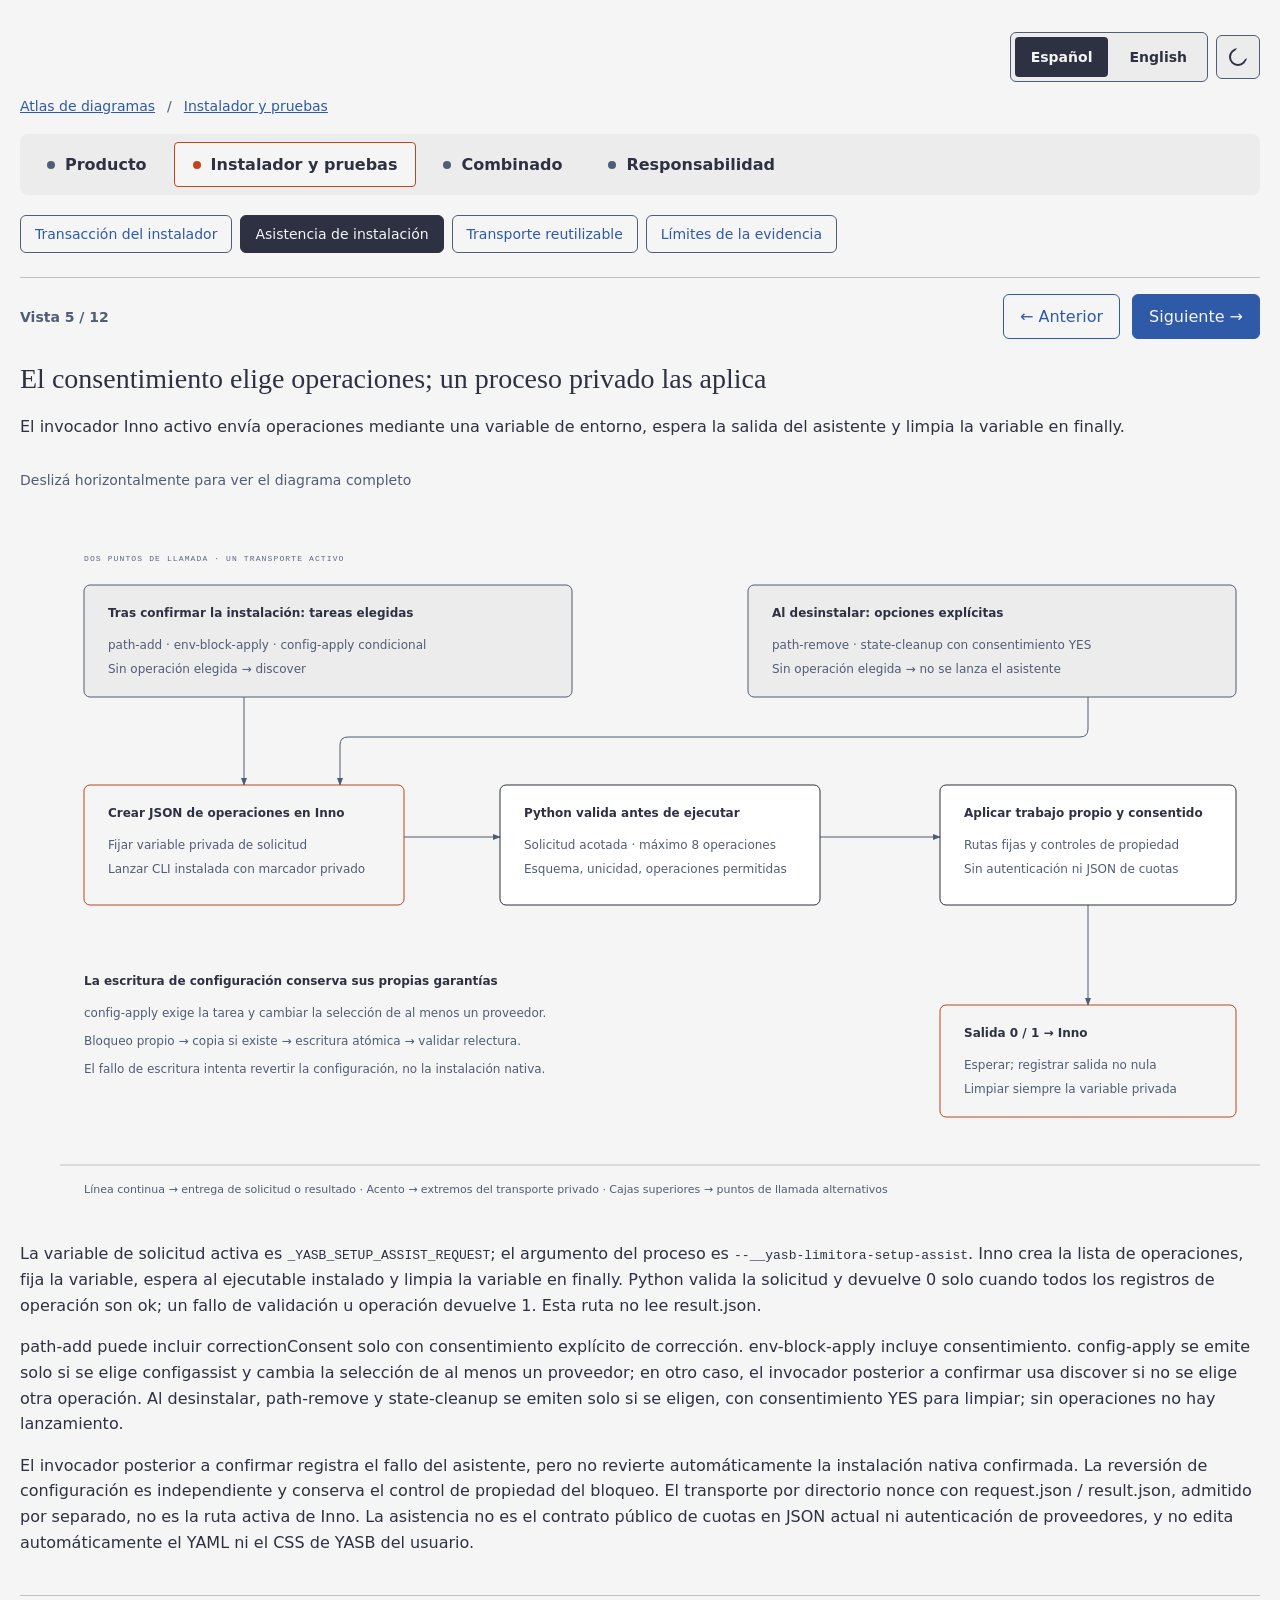
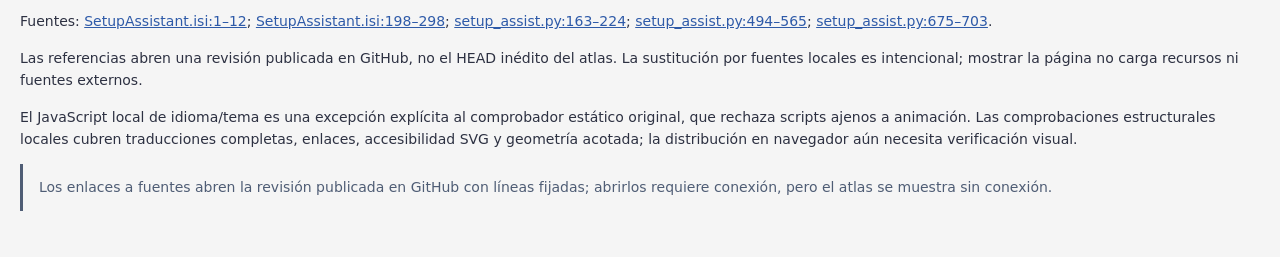
<file: docs/diagramas/setup-assist.html>
<!doctype html>
<html lang="en"><head><meta charset="utf-8"><meta name="viewport" content="width=device-width, initial-scale=1"><title>Setup assistance</title><style>
body{margin:0;background:var(--paper);color:var(--ink);font-family:'Geist',system-ui,sans-serif}main{max-width:1280px;min-width:0;margin:auto;padding:32px 20px}h1{font:400 28px 'Instrument Serif',serif}p,li{line-height:1.6}a{color:var(--link)}.diagram-container{width:100%;overflow-x:auto}svg{display:block;width:100%;min-width:1280px}.name{font:600 12px 'Geist',system-ui,sans-serif;fill:var(--ink)}.detail{font:400 12px 'Geist',system-ui,sans-serif;fill:var(--muted)}.tag{font:500 8px 'Geist Mono',ui-monospace,monospace;fill:var(--soft);letter-spacing:.14em}.legend{font:400 11px 'Geist',system-ui,sans-serif;fill:var(--muted)}footer{border-top:1px solid var(--rule-solid);margin-top:24px;font-size:14px}.area-nav,.page-nav{display:flex;flex-wrap:wrap;align-items:center;gap:12px;margin:24px 0}.area-nav a,.page-nav a{padding:12px 16px;border:1px solid var(--muted);border-radius:6px;text-decoration:none}.area-nav [aria-current]{border-bottom:4px solid var(--accent);color:var(--ink)}.progress{color:var(--muted);margin-right:auto}#language-controls{width:fit-content;margin-left:auto;border:1px solid var(--muted);border-radius:6px;padding:4px}#language-controls button{font:inherit;padding:8px 16px;border:0;background:transparent;color:var(--ink);cursor:pointer}#language-controls [aria-pressed=true]{background:var(--ink);color:var(--paper);border-radius:4px}a:focus-visible,button:focus-visible{outline:3px solid var(--link);outline-offset:4px}@media print{.diagram-container{overflow-x:visible}svg{min-width:0}}

[hidden]{display:none!important}.breadcrumb{display:flex;flex-wrap:wrap;gap:12px;align-items:center;font-size:14px;margin:16px 0;color:var(--muted)}.crumb-divider::before{content:'/';color:var(--muted)}.section-nav{display:flex;flex-wrap:wrap;gap:8px;padding:8px;background:var(--paper-2);border-radius:8px;margin:20px 0}.section-nav a{display:flex;align-items:center;gap:10px;padding:12px 18px;border:1px solid transparent;border-radius:4px;color:var(--ink);text-decoration:none;font-weight:600}.section-nav a::before{content:'';width:8px;height:8px;border-radius:50%;background:var(--muted);display:inline-block;flex-shrink:0}.section-nav [aria-current=location]{background:var(--paper);border-color:var(--accent)}.section-nav [aria-current=location]::before{background:var(--accent);border-color:var(--accent)}.area-nav{gap:8px;margin:16px 0}.area-nav a{padding:10px 14px;font-size:14px;border-color:var(--muted)}.area-nav [aria-current=page]{background:var(--ink);color:var(--paper);border:1px solid var(--ink)}.page-nav{align-items:center;gap:12px;border-top:1px solid var(--rule-solid);padding-top:16px}.page-nav a{border-color:var(--link)}.page-nav [rel=next]{background:var(--link);color:var(--paper)}.progress{margin-right:auto;font-size:14px;font-weight:600;color:var(--muted)}.source-hint{padding:12px 16px;border-left:3px solid var(--muted);font-size:14px;color:var(--muted)}#language-controls{padding:4px;background:var(--paper-2);border-color:var(--muted)}#language-controls button{min-height:40px;font-size:14px;font-weight:600}#language-controls [aria-pressed=true]{background:var(--ink);color:var(--paper)}.atlas-card:hover,.area-nav a:hover,.section-nav a:hover{border-color:var(--link)}a:focus-visible,button:focus-visible{outline:3px solid var(--link);outline-offset:4px}@media(max-width:640px){main{padding:20px 16px}.section-nav a{padding:10px 12px}.page-nav{flex-wrap:wrap}.progress{flex-basis:100%}.area-nav a{padding:10px 12px}}
figure{container-type:inline-size}.scroll-hint{display:none;font-size:14px;color:var(--muted)}@container(width < 1280px){.scroll-hint{display:block}}@media print{.scroll-hint{display:none}}

/* Light retains the original palette. Dark soft/link text is lifted for surface contrast. */
:root{--paper:#f5f5f5;--paper-2:#ececec;--surface:#fff;--ink:#2d3142;--muted:#4f5d75;--soft:#5a6580;--rule-solid:#bfc0c0;--accent:#bf4520;--link:#2e5aa8;color-scheme:light}
:root[data-theme="dark"]{--paper:#2d3142;--paper-2:#393e53;--surface:#393e53;--ink:#f5f5f5;--muted:#bfc0c0;--soft:#bfc0c0;--rule-solid:rgba(191,192,192,0.25);--accent:#f08a59;--link:#8ab4ef;color-scheme:dark}
.control-bar{display:flex;flex-wrap:wrap;justify-content:flex-end;align-items:center;gap:8px}
.control-bar #language-controls{margin:0}
#theme-toggle{box-sizing:border-box;display:grid;place-items:center;min-width:44px;min-height:44px;padding:10px;border:1px solid var(--muted);border-radius:6px;background:var(--paper-2);color:var(--ink);cursor:pointer}
#theme-toggle:hover{border-color:var(--link)}
.theme-icon{box-sizing:border-box;position:relative;display:block;border:2px solid currentColor;border-radius:50%}
.theme-moon{width:18px;height:18px}
.theme-moon::after{content:'';position:absolute;inset:-4px -4px 4px 4px;border-radius:50%;background:var(--paper-2)}
.theme-sun{display:none;width:12px;height:12px}
.theme-sun::before{content:'';position:absolute;inset:-7px;border:2px dashed currentColor;border-radius:50%}
:root[data-theme="dark"] .theme-moon{display:none}
:root[data-theme="dark"] .theme-sun{display:block}
@media print{.control-bar{display:none}}
</style></head><body><main>
<div class="control-bar"><div id="language-controls" hidden role="group" aria-label="Language" data-i18n-label="Language"><button type="button" data-language="es" lang="es" aria-pressed="false">Español</button> <button type="button" data-language="en" lang="en" aria-pressed="false">English</button></div><button id="theme-toggle" hidden type="button" aria-pressed="false" aria-label="Switch to dark theme" title="Switch to dark theme"><span class="theme-icon theme-moon" aria-hidden="true"></span><span class="theme-icon theme-sun" aria-hidden="true"></span></button></div>
<nav class="breadcrumb" aria-label="Breadcrumb" data-i18n-label="Breadcrumb"><a href="index.html">Diagram atlas</a><span class="crumb-divider" aria-hidden="true"></span><a href="index.html#installer">Installer &amp; proof</a></nav><nav class="section-nav" aria-label="Sections" data-i18n-label="Sections"><a href="index.html#product">Product</a><a href="index.html#installer" aria-current="location">Installer &amp; proof</a><a href="index.html#combined">Combined</a><a href="index.html#responsibility">Responsibility</a></nav><nav class="area-nav" aria-label="Area navigation" data-i18n-label="Area navigation"><a href="installer-transaction.html">Installer transaction</a><a href="setup-assist.html" aria-current="page">Setup assistance</a><a href="proof-harness.html">Reusable transport</a><a href="proof-cases.html">Evidence boundaries</a></nav>
<nav class="page-nav" aria-label="Reading order" data-i18n-label="Reading order"><span class="progress">View 5 / 12</span><a rel="prev" href="installer-transaction.html">← Previous</a><a rel="next" href="proof-harness.html">Next →</a></nav>
<h1>Consent chooses operations; a private process applies them</h1><p>The active Inno caller sends operations through an environment variable, waits for the assistant exit, then clears the variable in finally.</p>
<figure style="margin:0"><p class="scroll-hint">Scroll horizontally to see the full diagram</p><div class="diagram-container"><svg xmlns="http://www.w3.org/2000/svg" viewBox="0 0 1280 720" role="img" aria-labelledby="setup-assist-title setup-assist-desc"><title id="setup-assist-title">Setup assistance</title><desc id="setup-assist-desc">Post-commit and uninstall choices produce a private environment request that Python validates and executes, with completion reported by exit code rather than result.json.</desc><defs><marker id="arrow" markerWidth="8" markerHeight="6" refX="7" refY="3" orient="auto"><polygon points="0 0,8 3,0 6" fill="var(--muted)"/></marker></defs><rect width="1280" height="720" fill="var(--paper)"/>
<text x="64" y="56" class="tag">TWO CALL SITES · ONE ACTIVE TRANSPORT</text>
<path d="M 224 192 V 280" fill="none" stroke="var(--muted)" marker-end="url(#arrow)"/><path d="M 1068 192 V 224 Q 1068 232 1060 232 H 328 Q 320 232 320 240 V 280" fill="none" stroke="var(--muted)" marker-end="url(#arrow)"/>
<path d="M 384 332 H 480" fill="none" stroke="var(--muted)" marker-end="url(#arrow)"/><path d="M 800 332 H 920" fill="none" stroke="var(--muted)" marker-end="url(#arrow)"/><path d="M 1068 400 V 500" fill="none" stroke="var(--muted)" marker-end="url(#arrow)"/>
<g data-node="postcommit"><rect x="64" y="80" width="488" height="112" rx="6" fill="var(--paper-2)" stroke="var(--muted)"/><text x="88" y="112" class="name">After native commit: selected tasks</text><text x="88" y="144" class="detail">path-add · env-block-apply · conditional config-apply</text><text x="88" y="168" class="detail">No selected operation → discover</text></g>
<g data-node="uninstall"><rect x="728" y="80" width="488" height="112" rx="6" fill="var(--paper-2)" stroke="var(--muted)"/><text x="752" y="112" class="name">During uninstall: explicit choices</text><text x="752" y="144" class="detail">path-remove · state-cleanup with consent YES</text><text x="752" y="168" class="detail">No selected operation → no assistant launch</text></g>
<g data-node="request"><rect x="64" y="280" width="320" height="120" rx="6" fill="var(--paper)" stroke="var(--accent)"/><text x="88" y="312" class="name">Build operations JSON in Inno</text><text x="88" y="344" class="detail">Set private request environment variable</text><text x="88" y="368" class="detail">Launch installed CLI with private sentinel</text></g>
<g data-node="validate"><rect x="480" y="280" width="320" height="120" rx="6" fill="var(--surface)" stroke="var(--ink)"/><text x="504" y="312" class="name">Python validates before executing</text><text x="504" y="344" class="detail">Bounded request · at most 8 operations</text><text x="504" y="368" class="detail">Schema, uniqueness, allowed operations</text></g>
<g data-node="execute"><rect x="920" y="280" width="296" height="120" rx="6" fill="var(--surface)" stroke="var(--ink)"/><text x="944" y="312" class="name">Apply owned, consented work</text><text x="944" y="344" class="detail">Fixed local routes and ownership gates</text><text x="944" y="368" class="detail">Not provider authentication or quota JSON</text></g>
<g data-node="exit"><rect x="920" y="500" width="296" height="112" rx="6" fill="var(--paper)" stroke="var(--accent)"/><text x="944" y="532" class="name">Exit 0 / 1 → Inno</text><text x="944" y="564" class="detail">Wait; log a non-zero result</text><text x="944" y="588" class="detail">Always clear the request variable</text></g>
<text x="64" y="480" class="name">Configuration writes retain their own safeguards</text><text x="64" y="512" class="detail">config-apply requires the task and at least one changed provider selection.</text><text x="64" y="540" class="detail">Owned lease → backup if present → atomic write → validate reread.</text><text x="64" y="568" class="detail">Write failure attempts configuration rollback, not native installer rollback.</text>
<line x1="40" y1="660" x2="1240" y2="660" stroke="var(--rule-solid)"/><text x="64" y="688" class="legend">Solid → request or completion handoff · Accent → private transport endpoints · Top boxes → alternative call sites</text>
</svg></div><figcaption><p>The active request variable is <code>_YASB_SETUP_ASSIST_REQUEST</code>; the process switch is <code>--__yasb-limitora-setup-assist</code>. Inno builds the operations array, sets the variable, waits for the installed executable, and clears the variable in finally. Python validates the request and returns 0 only when all operation records are ok; validation or operation failure returns 1. This route does not read result.json.</p><p>path-add may carry correctionConsent only with explicit correction consent. env-block-apply carries consent. config-apply is emitted only when configassist is selected and at least one provider selection changes; otherwise the post-commit caller falls back to discover if no other operation is selected. Uninstall emits path-remove and state-cleanup only when selected, with consent YES for cleanup; no operations means no launch.</p><p>The post-commit caller logs assistant failure but does not automatically reverse the committed native installation. Configuration rollback is separate and remains guarded by lease ownership. The separately supported nonce-directory request.json / result.json transport is not the active Inno path. Assistance is neither the public current JSON quota contract nor provider authentication, and does not automatically edit user YASB YAML or CSS.</p></figcaption></figure>
<footer><p>Sources: <a href="https://github.com/dnieblesdev/yasb-limitora/blob/8e4bd6016ca99b4ef20e7eb3555b79525bba3a00/packaging/inno/SetupAssistant.isi#L1-L12" target="_blank" rel="noopener noreferrer">SetupAssistant.isi:1–12</a>; <a href="https://github.com/dnieblesdev/yasb-limitora/blob/8e4bd6016ca99b4ef20e7eb3555b79525bba3a00/packaging/inno/SetupAssistant.isi#L198-L298" target="_blank" rel="noopener noreferrer">SetupAssistant.isi:198–298</a>; <a href="https://github.com/dnieblesdev/yasb-limitora/blob/8e4bd6016ca99b4ef20e7eb3555b79525bba3a00/src/yasb_limitora/setup_assist.py#L163-L224" target="_blank" rel="noopener noreferrer">setup_assist.py:163–224</a>; <a href="https://github.com/dnieblesdev/yasb-limitora/blob/8e4bd6016ca99b4ef20e7eb3555b79525bba3a00/src/yasb_limitora/setup_assist.py#L494-L565" target="_blank" rel="noopener noreferrer">setup_assist.py:494–565</a>; <a href="https://github.com/dnieblesdev/yasb-limitora/blob/8e4bd6016ca99b4ef20e7eb3555b79525bba3a00/src/yasb_limitora/setup_assist.py#L675-L703" target="_blank" rel="noopener noreferrer">setup_assist.py:675–703</a>.</p><p>Source references open a published GitHub revision, not the unpublished atlas HEAD. Offline system-font fallback is intentional; rendering loads no external assets or fonts.</p><p>Local language/theme JavaScript is an explicit exception to the upstream static checker, which rejects non-animation scripts. Local structural checks cover translation completeness, links, SVG accessibility and bounded geometry; browser layout still needs visual verification.</p></footer><p class="source-hint">Source links open the published GitHub revision with pinned line anchors; clicking them requires a network connection, but the atlas renders offline.</p></main><script>
(() => {
  'use strict';
  const translations = {
    "Scroll horizontally to see the full diagram": "Deslizá horizontalmente para ver el diagrama completo",
    "Breadcrumb": "Ruta de navegación",
    "Sections": "Secciones",
    "Product": "Producto",
    "Combined": "Combinado",
    "Responsibility": "Responsabilidad",
    "Reusable transport": "Transporte reutilizable",
    "Evidence boundaries": "Límites de la evidencia",
    "Next →": "Siguiente →",
    "Source links open the published GitHub revision with pinned line anchors; clicking them requires a network connection, but the atlas renders offline.": "Los enlaces a fuentes abren la revisión publicada en GitHub con líneas fijadas; abrirlos requiere conexión, pero el atlas se muestra sin conexión.",
    "Language": "Idioma",
    "Area navigation": "Navegación por áreas",
    "Reading order": "Orden de lectura",
    "Diagram atlas": "Atlas de diagramas",
    "Installer & proof": "Instalador y pruebas",
    "Installer transaction": "Transacción del instalador",
    "Setup assistance": "Asistencia de instalación",
    "View 5 / 12": "Vista 5 / 12",
    "← Previous": "← Anterior",
    "Back to the area": "Volver al área",
    "Consent chooses operations; a private process applies them": "El consentimiento elige operaciones; un proceso privado las aplica",
    "The active Inno caller sends operations through an environment variable, waits for the assistant exit, then clears the variable in finally.": "El invocador Inno activo envía operaciones mediante una variable de entorno, espera la salida del asistente y limpia la variable en finally.",
    "Post-commit and uninstall choices produce a private environment request that Python validates and executes, with completion reported by exit code rather than result.json.": "Las opciones posteriores a confirmar y de desinstalación producen una solicitud privada por entorno que Python valida y ejecuta, notificando el resultado por código de salida y no por result.json.",
    "TWO CALL SITES · ONE ACTIVE TRANSPORT": "DOS PUNTOS DE LLAMADA · UN TRANSPORTE ACTIVO",
    "After native commit: selected tasks": "Tras confirmar la instalación: tareas elegidas",
    "path-add · env-block-apply · conditional config-apply": "path-add · env-block-apply · config-apply condicional",
    "No selected operation → discover": "Sin operación elegida → discover",
    "During uninstall: explicit choices": "Al desinstalar: opciones explícitas",
    "path-remove · state-cleanup with consent YES": "path-remove · state-cleanup con consentimiento YES",
    "No selected operation → no assistant launch": "Sin operación elegida → no se lanza el asistente",
    "Build operations JSON in Inno": "Crear JSON de operaciones en Inno",
    "Set private request environment variable": "Fijar variable privada de solicitud",
    "Launch installed CLI with private sentinel": "Lanzar CLI instalada con marcador privado",
    "Python validates before executing": "Python valida antes de ejecutar",
    "Bounded request · at most 8 operations": "Solicitud acotada · máximo 8 operaciones",
    "Schema, uniqueness, allowed operations": "Esquema, unicidad, operaciones permitidas",
    "Apply owned, consented work": "Aplicar trabajo propio y consentido",
    "Fixed local routes and ownership gates": "Rutas fijas y controles de propiedad",
    "Not provider authentication or quota JSON": "Sin autenticación ni JSON de cuotas",
    "Exit 0 / 1 → Inno": "Salida 0 / 1 → Inno",
    "Wait; log a non-zero result": "Esperar; registrar salida no nula",
    "Always clear the request variable": "Limpiar siempre la variable privada",
    "Configuration writes retain their own safeguards": "La escritura de configuración conserva sus propias garantías",
    "config-apply requires the task and at least one changed provider selection.": "config-apply exige la tarea y cambiar la selección de al menos un proveedor.",
    "Owned lease → backup if present → atomic write → validate reread.": "Bloqueo propio → copia si existe → escritura atómica → validar relectura.",
    "Write failure attempts configuration rollback, not native installer rollback.": "El fallo de escritura intenta revertir la configuración, no la instalación nativa.",
    "Solid → request or completion handoff · Accent → private transport endpoints · Top boxes → alternative call sites": "Línea continua → entrega de solicitud o resultado · Acento → extremos del transporte privado · Cajas superiores → puntos de llamada alternativos",
    "The active request variable is": "La variable de solicitud activa es",
    "; the process switch is": "; el argumento del proceso es",
    ". Inno builds the operations array, sets the variable, waits for the installed executable, and clears the variable in finally. Python validates the request and returns 0 only when all operation records are ok; validation or operation failure returns 1. This route does not read result.json.": ". Inno crea la lista de operaciones, fija la variable, espera al ejecutable instalado y limpia la variable en finally. Python valida la solicitud y devuelve 0 solo cuando todos los registros de operación son ok; un fallo de validación u operación devuelve 1. Esta ruta no lee result.json.",
    "path-add may carry correctionConsent only with explicit correction consent. env-block-apply carries consent. config-apply is emitted only when configassist is selected and at least one provider selection changes; otherwise the post-commit caller falls back to discover if no other operation is selected. Uninstall emits path-remove and state-cleanup only when selected, with consent YES for cleanup; no operations means no launch.": "path-add puede incluir correctionConsent solo con consentimiento explícito de corrección. env-block-apply incluye consentimiento. config-apply se emite solo si se elige configassist y cambia la selección de al menos un proveedor; en otro caso, el invocador posterior a confirmar usa discover si no se elige otra operación. Al desinstalar, path-remove y state-cleanup se emiten solo si se eligen, con consentimiento YES para limpiar; sin operaciones no hay lanzamiento.",
    "The post-commit caller logs assistant failure but does not automatically reverse the committed native installation. Configuration rollback is separate and remains guarded by lease ownership. The separately supported nonce-directory request.json / result.json transport is not the active Inno path. Assistance is neither the public current JSON quota contract nor provider authentication, and does not automatically edit user YASB YAML or CSS.": "El invocador posterior a confirmar registra el fallo del asistente, pero no revierte automáticamente la instalación nativa confirmada. La reversión de configuración es independiente y conserva el control de propiedad del bloqueo. El transporte por directorio nonce con request.json / result.json, admitido por separado, no es la ruta activa de Inno. La asistencia no es el contrato público de cuotas en JSON actual ni autenticación de proveedores, y no edita automáticamente el YAML ni el CSS de YASB del usuario.",
    "Sources:": "Fuentes:",
    "Source references open a published GitHub revision, not the unpublished atlas HEAD. Offline system-font fallback is intentional; rendering loads no external assets or fonts.": "Las referencias abren una revisión publicada en GitHub, no el HEAD inédito del atlas. La sustitución por fuentes locales es intencional; mostrar la página no carga recursos ni fuentes externos.",
    "Local language/theme JavaScript is an explicit exception to the upstream static checker, which rejects non-animation scripts. Local structural checks cover translation completeness, links, SVG accessibility and bounded geometry; browser layout still needs visual verification.": "El JavaScript local de idioma/tema es una excepción explícita al comprobador estático original, que rechaza scripts ajenos a animación. Las comprobaciones estructurales locales cubren traducciones completas, enlaces, accesibilidad SVG y geometría acotada; la distribución en navegador aún necesita verificación visual."
  };
  const walker = document.createTreeWalker(document.documentElement, NodeFilter.SHOW_TEXT);
  const entries = [];
  while (walker.nextNode()) {
    const node = walker.currentNode;
    if (node.parentElement.closest('script, style, code, button')) continue;
    const english = node.textContent.trim();
    if (Object.prototype.hasOwnProperty.call(translations, english)) entries.push({node, original: node.textContent, english});
  }
  const controls = document.getElementById('language-controls');
  const buttons = controls.querySelectorAll('button');
  const themeButton = document.getElementById('theme-toggle');
  let theme = 'light';
  const updateThemeControl = () => {
    const dark = theme === 'dark';
    const spanish = document.documentElement.lang === 'es';
    const label = spanish
      ? (dark ? 'Activar tema claro' : 'Activar tema oscuro')
      : (dark ? 'Switch to light theme' : 'Switch to dark theme');
    themeButton.setAttribute('aria-label', label);
    themeButton.title = label;
    themeButton.setAttribute('aria-pressed', String(dark));
  };
  const applyTheme = selected => {
    theme = selected === 'dark' ? 'dark' : 'light';
    document.documentElement.dataset.theme = theme;
    updateThemeControl();
  };
  try {
    const saved = localStorage.getItem('yasb-limitora-theme');
    if (saved === 'light' || saved === 'dark') theme = saved;
  } catch (_) { /* Storage may be unavailable, including on file://. */ }
  applyTheme(theme);
  themeButton.addEventListener('click', () => {
    applyTheme(theme === 'dark' ? 'light' : 'dark');
    try { localStorage.setItem('yasb-limitora-theme', theme); } catch (_) { /* Session-only choice. */ }
  });
  themeButton.hidden = false;
  const applyLanguage = language => {
    for (const {node, original, english} of entries) node.textContent = original.replace(english, language === 'es' ? translations[english] : english);
    document.documentElement.lang = language;
    for (const element of document.querySelectorAll('[data-i18n-label]')) {
      const english = element.dataset.i18nLabel;
      element.setAttribute('aria-label', language === 'es' ? translations[english] : english);
    }
    for (const button of buttons) button.setAttribute('aria-pressed', String(button.dataset.language === language));
    updateThemeControl();
  };
  let language = 'es';
  try {
    const saved = localStorage.getItem('yasb-limitora-language');
    if (saved === 'es' || saved === 'en') language = saved;
  } catch (_) { /* Storage may be unavailable, including on file://. */ }
  applyLanguage(language);
  for (const button of buttons) button.addEventListener('click', () => {
    const selected = button.dataset.language;
    if (selected !== 'es' && selected !== 'en') return;
    applyLanguage(selected);
    try { localStorage.setItem('yasb-limitora-language', selected); } catch (_) { /* Session-only choice. */ }
  });
  controls.hidden = false;
})();
</script></body></html>
</file>
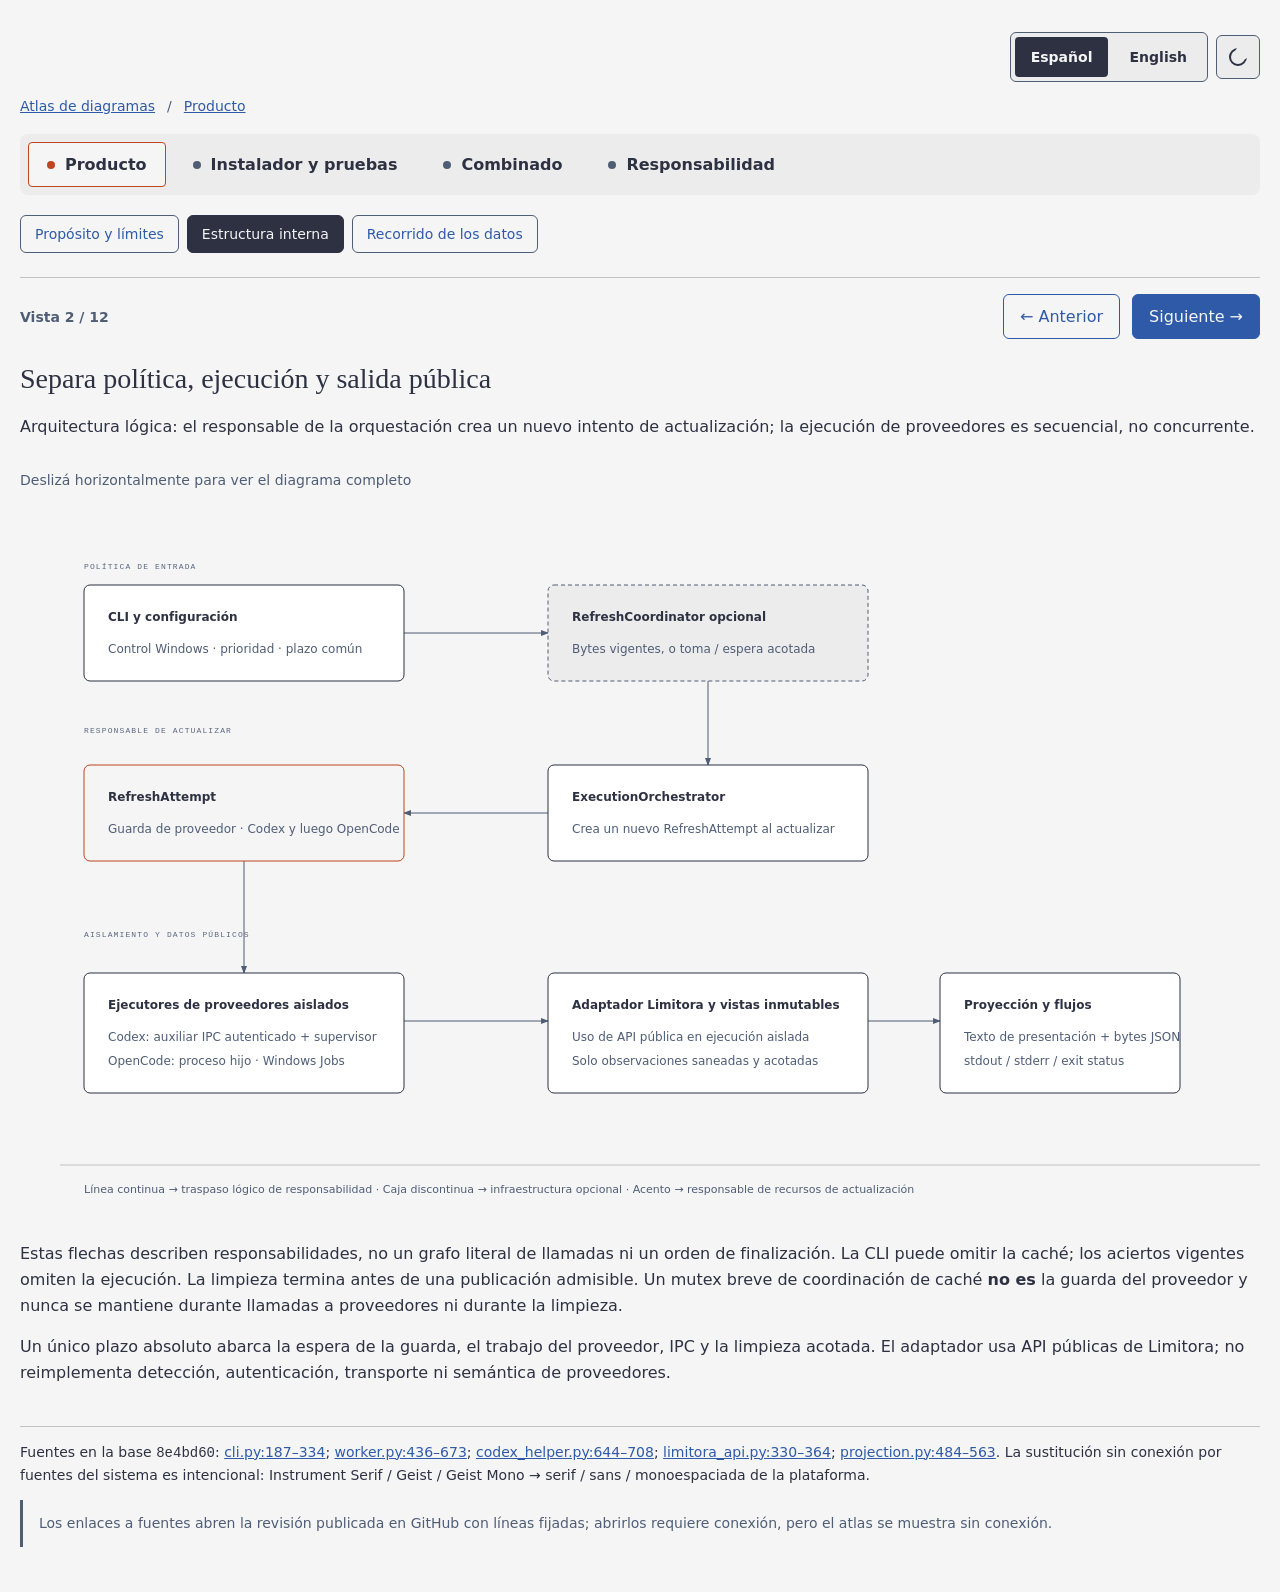
<file: docs/diagramas/structure.html>
<!doctype html>
<html lang="en"><head><meta charset="utf-8"><meta name="viewport" content="width=device-width, initial-scale=1"><title>Product internal structure</title><style>
body{margin:0;background:var(--paper);color:var(--ink);font-family:'Geist',system-ui,sans-serif}main{max-width:1280px;min-width:0;margin:auto;padding:32px 20px}h1{font:400 28px 'Instrument Serif',serif}p,li{line-height:1.6}a{color:var(--link)}.diagram-container{width:100%;overflow-x:auto}svg{display:block;width:100%;min-width:1280px}.name{font:600 12px 'Geist',system-ui,sans-serif;fill:var(--ink)}.detail{font:400 12px 'Geist',system-ui,sans-serif;fill:var(--muted)}.tag{font:500 8px 'Geist Mono',ui-monospace,monospace;fill:var(--soft);letter-spacing:.14em}.legend{font:400 11px 'Geist',system-ui,sans-serif;fill:var(--muted)}footer{border-top:1px solid var(--rule-solid);margin-top:24px;font-size:14px}@media print{.diagram-container{overflow-x:visible}svg{min-width:0}}
.area-nav,.page-nav{display:flex;flex-wrap:wrap;gap:12px;margin:24px 0}.area-nav a,.page-nav a{padding:12px 16px;border:1px solid var(--muted);border-radius:6px;text-decoration:none}.area-nav [aria-current]{border-bottom:4px solid var(--accent);color:var(--ink)}#language-controls{width:fit-content;margin-left:auto;border:1px solid var(--muted);border-radius:6px;padding:4px}#language-controls button{font:inherit;padding:8px 16px;border:0;background:transparent;color:var(--ink);cursor:pointer}#language-controls [aria-pressed=true]{background:var(--ink);color:var(--paper);border-radius:4px}a:focus-visible,button:focus-visible{outline:3px solid var(--link);outline-offset:4px}

[hidden]{display:none!important}.breadcrumb{display:flex;flex-wrap:wrap;gap:12px;align-items:center;font-size:14px;margin:16px 0;color:var(--muted)}.crumb-divider::before{content:'/';color:var(--muted)}.section-nav{display:flex;flex-wrap:wrap;gap:8px;padding:8px;background:var(--paper-2);border-radius:8px;margin:20px 0}.section-nav a{display:flex;align-items:center;gap:10px;padding:12px 18px;border:1px solid transparent;border-radius:4px;color:var(--ink);text-decoration:none;font-weight:600}.section-nav a::before{content:'';width:8px;height:8px;border-radius:50%;background:var(--muted);display:inline-block;flex-shrink:0}.section-nav [aria-current=location]{background:var(--paper);border-color:var(--accent)}.section-nav [aria-current=location]::before{background:var(--accent);border-color:var(--accent)}.area-nav{gap:8px;margin:16px 0}.area-nav a{padding:10px 14px;font-size:14px;border-color:var(--muted)}.area-nav [aria-current=page]{background:var(--ink);color:var(--paper);border:1px solid var(--ink)}.page-nav{align-items:center;gap:12px;border-top:1px solid var(--rule-solid);padding-top:16px}.page-nav a{border-color:var(--link)}.page-nav [rel=next]{background:var(--link);color:var(--paper)}.progress{margin-right:auto;font-size:14px;font-weight:600;color:var(--muted)}.source-hint{padding:12px 16px;border-left:3px solid var(--muted);font-size:14px;color:var(--muted)}#language-controls{padding:4px;background:var(--paper-2);border-color:var(--muted)}#language-controls button{min-height:40px;font-size:14px;font-weight:600}#language-controls [aria-pressed=true]{background:var(--ink);color:var(--paper)}.atlas-card:hover,.area-nav a:hover,.section-nav a:hover{border-color:var(--link)}a:focus-visible,button:focus-visible{outline:3px solid var(--link);outline-offset:4px}@media(max-width:640px){main{padding:20px 16px}.section-nav a{padding:10px 12px}.page-nav{flex-wrap:wrap}.progress{flex-basis:100%}.area-nav a{padding:10px 12px}}
figure{container-type:inline-size}.scroll-hint{display:none;font-size:14px;color:var(--muted)}@container(width < 1280px){.scroll-hint{display:block}}@media print{.scroll-hint{display:none}}

/* Light retains the original palette. Dark soft/link text is lifted for surface contrast. */
:root{--paper:#f5f5f5;--paper-2:#ececec;--surface:#fff;--ink:#2d3142;--muted:#4f5d75;--soft:#5a6580;--rule-solid:#bfc0c0;--accent:#bf4520;--link:#2e5aa8;color-scheme:light}
:root[data-theme="dark"]{--paper:#2d3142;--paper-2:#393e53;--surface:#393e53;--ink:#f5f5f5;--muted:#bfc0c0;--soft:#bfc0c0;--rule-solid:rgba(191,192,192,0.25);--accent:#f08a59;--link:#8ab4ef;color-scheme:dark}
.control-bar{display:flex;flex-wrap:wrap;justify-content:flex-end;align-items:center;gap:8px}
.control-bar #language-controls{margin:0}
#theme-toggle{box-sizing:border-box;display:grid;place-items:center;min-width:44px;min-height:44px;padding:10px;border:1px solid var(--muted);border-radius:6px;background:var(--paper-2);color:var(--ink);cursor:pointer}
#theme-toggle:hover{border-color:var(--link)}
.theme-icon{box-sizing:border-box;position:relative;display:block;border:2px solid currentColor;border-radius:50%}
.theme-moon{width:18px;height:18px}
.theme-moon::after{content:'';position:absolute;inset:-4px -4px 4px 4px;border-radius:50%;background:var(--paper-2)}
.theme-sun{display:none;width:12px;height:12px}
.theme-sun::before{content:'';position:absolute;inset:-7px;border:2px dashed currentColor;border-radius:50%}
:root[data-theme="dark"] .theme-moon{display:none}
:root[data-theme="dark"] .theme-sun{display:block}
@media print{.control-bar{display:none}}
</style></head><body><main><div class="control-bar"><div id="language-controls" hidden role="group" aria-label="Language" data-i18n-label="Language"><button type="button" data-language="es" lang="es" aria-pressed="false">Español</button> <button type="button" data-language="en" lang="en" aria-pressed="false">English</button></div><button id="theme-toggle" hidden type="button" aria-pressed="false" aria-label="Switch to dark theme" title="Switch to dark theme"><span class="theme-icon theme-moon" aria-hidden="true"></span><span class="theme-icon theme-sun" aria-hidden="true"></span></button></div><nav class="breadcrumb" aria-label="Breadcrumb" data-i18n-label="Breadcrumb"><a href="index.html">Diagram atlas</a><span class="crumb-divider" aria-hidden="true"></span><a href="index.html#product">Product</a></nav><nav class="section-nav" aria-label="Sections" data-i18n-label="Sections"><a href="index.html#product" aria-current="location">Product</a><a href="index.html#installer">Installer &amp; proof</a><a href="index.html#combined">Combined</a><a href="index.html#responsibility">Responsibility</a></nav><nav class="area-nav" aria-label="Area navigation" data-i18n-label="Area navigation"><a href="purpose.html">Purpose and boundaries</a><a href="structure.html" aria-current="page">Internal structure</a><a href="data-journey.html">Data journey</a></nav><nav class="page-nav" aria-label="Reading order" data-i18n-label="Reading order"><span class="progress">View 2 / 12</span><a rel="prev" href="purpose.html">← Previous</a><a rel="next" href="data-journey.html">Next →</a></nav><h1>Separate policy, execution, and public output</h1><p>Logical architecture: the orchestration owner creates a fresh refresh attempt; provider execution is sequential, not concurrent.</p><figure style="margin:0"><p class="scroll-hint">Scroll horizontally to see the full diagram</p><div class="diagram-container"><svg xmlns="http://www.w3.org/2000/svg" viewBox="0 0 1280 720" role="img" aria-labelledby="structure-title structure-desc"><title id="structure-title">Product internal structure</title><desc id="structure-desc">CLI policy connects optional cache coordination, fresh refresh attempts, sequential isolated provider execution, and sanitized public projection.</desc><defs><marker id="arrow" markerWidth="8" markerHeight="6" refX="7" refY="3" orient="auto"><polygon points="0 0,8 3,0 6" fill="var(--muted)"/></marker><marker id="arrow-accent" markerWidth="8" markerHeight="6" refX="7" refY="3" orient="auto"><polygon points="0 0,8 3,0 6" fill="var(--accent)"/></marker><marker id="arrow-link" markerWidth="8" markerHeight="6" refX="7" refY="3" orient="auto"><polygon points="0 0,8 3,0 6" fill="var(--link)"/></marker></defs><rect width="1280" height="720" fill="var(--paper)"/>
<text x="64" y="64" class="tag">ENTRY POLICY</text><text x="64" y="228" class="tag">REFRESH OWNERSHIP</text><text x="64" y="432" class="tag">ISOLATION AND PUBLIC DATA</text>
<path d="M 384 128 H 528" fill="none" stroke="var(--muted)" marker-end="url(#arrow)"/><path d="M 688 176 V 260" fill="none" stroke="var(--muted)" marker-end="url(#arrow)"/><path d="M 528 308 H 384" fill="none" stroke="var(--muted)" marker-end="url(#arrow)"/><path d="M 224 356 V 468" fill="none" stroke="var(--muted)" marker-end="url(#arrow)"/><path d="M 384 516 H 528" fill="none" stroke="var(--muted)" marker-end="url(#arrow)"/><path d="M 848 516 H 920" fill="none" stroke="var(--muted)" marker-end="url(#arrow)"/>
<g data-node="cli"><rect x="64" y="80" width="320" height="96" rx="6" fill="var(--surface)" stroke="var(--ink)"/><text x="88" y="116" class="name">CLI and configuration</text><text x="88" y="148" class="detail">Windows gate · precedence · shared deadline</text></g>
<g data-node="coordinator"><rect x="528" y="80" width="320" height="96" rx="6" fill="var(--paper-2)" stroke="var(--muted)" stroke-dasharray="4,3"/><text x="552" y="116" class="name">Optional RefreshCoordinator</text><text x="552" y="148" class="detail">Fresh bytes, or bounded claim / wait</text></g>
<g data-node="orchestrator"><rect x="528" y="260" width="320" height="96" rx="6" fill="var(--surface)" stroke="var(--ink)"/><text x="552" y="296" class="name">ExecutionOrchestrator</text><text x="552" y="328" class="detail">Creates a new RefreshAttempt per refresh</text></g>
<g data-node="attempt"><rect x="64" y="260" width="320" height="96" rx="6" fill="var(--paper)" stroke="var(--accent)"/><text x="88" y="296" class="name">RefreshAttempt</text><text x="88" y="328" class="detail">Provider guard · Codex then OpenCode</text></g>
<g data-node="executors"><rect x="64" y="468" width="320" height="120" rx="6" fill="var(--surface)" stroke="var(--ink)"/><text x="88" y="504" class="name">Isolated provider executors</text><text x="88" y="536" class="detail">Codex: authenticated IPC helper + supervisor</text><text x="88" y="560" class="detail">OpenCode: worker child · Windows Jobs</text></g>
<g data-node="adapter"><rect x="528" y="468" width="320" height="120" rx="6" fill="var(--surface)" stroke="var(--ink)"/><text x="552" y="504" class="name">Limitora adapter and immutable views</text><text x="552" y="536" class="detail">Public API use inside isolated execution</text><text x="552" y="560" class="detail">Sanitized, bounded observations only</text></g>
<g data-node="projection"><rect x="920" y="468" width="240" height="120" rx="6" fill="var(--surface)" stroke="var(--ink)"/><text x="944" y="504" class="name">Projection and streams</text><text x="944" y="536" class="detail">Presentation text + JSON bytes</text><text x="944" y="560" class="detail">stdout / stderr / exit status</text></g>
<line x1="40" y1="660" x2="1240" y2="660" stroke="var(--rule-solid)"/><text x="64" y="688" class="legend">Solid → logical responsibility handoff · Dashed box → optional infrastructure · Accent border → refresh resource owner</text></svg></div><figcaption><p>These arrows describe responsibilities, not a literal call graph or completion order. The CLI can bypass caching; fresh hits bypass execution. Cleanup completes before eligible publication. A short cache-coordination mutex is <strong>not</strong> the provider guard and is never held during provider calls or cleanup.</p><p>One absolute deadline spans guard wait, provider work, IPC, and bounded cleanup. The adapter uses public Limitora APIs; it does not reimplement detection, authentication, transport, or provider semantics.</p></figcaption></figure><footer><p>Sources at base <code>8e4bd60</code>: <a href="https://github.com/dnieblesdev/yasb-limitora/blob/8e4bd6016ca99b4ef20e7eb3555b79525bba3a00/src/yasb_limitora/cli.py#L187-L334" target="_blank" rel="noopener noreferrer">cli.py:187–334</a>; <a href="https://github.com/dnieblesdev/yasb-limitora/blob/8e4bd6016ca99b4ef20e7eb3555b79525bba3a00/src/yasb_limitora/worker.py#L436-L673" target="_blank" rel="noopener noreferrer">worker.py:436–673</a>; <a href="https://github.com/dnieblesdev/yasb-limitora/blob/8e4bd6016ca99b4ef20e7eb3555b79525bba3a00/src/yasb_limitora/codex_helper.py#L644-L708" target="_blank" rel="noopener noreferrer">codex_helper.py:644–708</a>; <a href="https://github.com/dnieblesdev/yasb-limitora/blob/8e4bd6016ca99b4ef20e7eb3555b79525bba3a00/src/yasb_limitora/limitora_api.py#L330-L364" target="_blank" rel="noopener noreferrer">limitora_api.py:330–364</a>; <a href="https://github.com/dnieblesdev/yasb-limitora/blob/8e4bd6016ca99b4ef20e7eb3555b79525bba3a00/src/yasb_limitora/projection.py#L484-L563" target="_blank" rel="noopener noreferrer">projection.py:484–563</a>. Offline system-font fallback is intentional: Instrument Serif / Geist / Geist Mono → platform serif / sans / monospace.</p></footer><p class="source-hint">Source links open the published GitHub revision with pinned line anchors; clicking them requires a network connection, but the atlas renders offline.</p></main><script>
(() => {
  'use strict';
  const translations = {
    "Scroll horizontally to see the full diagram": "Deslizá horizontalmente para ver el diagrama completo",
    "Breadcrumb": "Ruta de navegación",
    "Sections": "Secciones",
    "Product": "Producto",
    "Combined": "Combinado",
    "Responsibility": "Responsabilidad",
    "Installer & proof": "Instalador y pruebas",
    "Diagram atlas": "Atlas de diagramas",
    "View 2 / 12": "Vista 2 / 12",
    "Source links open the published GitHub revision with pinned line anchors; clicking them requires a network connection, but the atlas renders offline.": "Los enlaces a fuentes abren la revisión publicada en GitHub con líneas fijadas; abrirlos requiere conexión, pero el atlas se muestra sin conexión.",
    "Language": "Idioma",
    "Area navigation": "Navegación por áreas",
    "Reading order": "Orden de lectura",
    "Purpose and boundaries": "Propósito y límites",
    "Internal structure": "Estructura interna",
    "Data journey": "Recorrido de los datos",
    "← Previous": "← Anterior",
    "Next →": "Siguiente →",
    "Product internal structure": "Estructura interna del producto",
    "Product diagrams": "Diagramas del producto",
    "Separate policy, execution, and public output": "Separa política, ejecución y salida pública",
    "Logical architecture: the orchestration owner creates a fresh refresh attempt; provider execution is sequential, not concurrent.": "Arquitectura lógica: el responsable de la orquestación crea un nuevo intento de actualización; la ejecución de proveedores es secuencial, no concurrente.",
    "CLI policy connects optional cache coordination, fresh refresh attempts, sequential isolated provider execution, and sanitized public projection.": "La política de CLI conecta la coordinación opcional de caché, nuevos intentos de actualización, ejecución aislada secuencial de proveedores y proyección pública saneada.",
    "ENTRY POLICY": "POLÍTICA DE ENTRADA",
    "REFRESH OWNERSHIP": "RESPONSABLE DE ACTUALIZAR",
    "ISOLATION AND PUBLIC DATA": "AISLAMIENTO Y DATOS PÚBLICOS",
    "CLI and configuration": "CLI y configuración",
    "Windows gate · precedence · shared deadline": "Control Windows · prioridad · plazo común",
    "Optional RefreshCoordinator": "RefreshCoordinator opcional",
    "Fresh bytes, or bounded claim / wait": "Bytes vigentes, o toma / espera acotada",
    "Creates a new RefreshAttempt per refresh": "Crea un nuevo RefreshAttempt al actualizar",
    "Provider guard · Codex then OpenCode": "Guarda de proveedor · Codex y luego OpenCode",
    "Isolated provider executors": "Ejecutores de proveedores aislados",
    "Codex: authenticated IPC helper + supervisor": "Codex: auxiliar IPC autenticado + supervisor",
    "OpenCode: worker child · Windows Jobs": "OpenCode: proceso hijo · Windows Jobs",
    "Limitora adapter and immutable views": "Adaptador Limitora y vistas inmutables",
    "Public API use inside isolated execution": "Uso de API pública en ejecución aislada",
    "Sanitized, bounded observations only": "Solo observaciones saneadas y acotadas",
    "Projection and streams": "Proyección y flujos",
    "Presentation text + JSON bytes": "Texto de presentación + bytes JSON",
    "Solid → logical responsibility handoff · Dashed box → optional infrastructure · Accent border → refresh resource owner": "Línea continua → traspaso lógico de responsabilidad · Caja discontinua → infraestructura opcional · Acento → responsable de recursos de actualización",
    "These arrows describe responsibilities, not a literal call graph or completion order. The CLI can bypass caching; fresh hits bypass execution. Cleanup completes before eligible publication. A short cache-coordination mutex is": "Estas flechas describen responsabilidades, no un grafo literal de llamadas ni un orden de finalización. La CLI puede omitir la caché; los aciertos vigentes omiten la ejecución. La limpieza termina antes de una publicación admisible. Un mutex breve de coordinación de caché",
    "not": "no es",
    "the provider guard and is never held during provider calls or cleanup.": "la guarda del proveedor y nunca se mantiene durante llamadas a proveedores ni durante la limpieza.",
    "One absolute deadline spans guard wait, provider work, IPC, and bounded cleanup. The adapter uses public Limitora APIs; it does not reimplement detection, authentication, transport, or provider semantics.": "Un único plazo absoluto abarca la espera de la guarda, el trabajo del proveedor, IPC y la limpieza acotada. El adaptador usa API públicas de Limitora; no reimplementa detección, autenticación, transporte ni semántica de proveedores.",
    "Sources at base": "Fuentes en la base",
    ". Offline system-font fallback is intentional: Instrument Serif / Geist / Geist Mono → platform serif / sans / monospace.": ". La sustitución sin conexión por fuentes del sistema es intencional: Instrument Serif / Geist / Geist Mono → serif / sans / monoespaciada de la plataforma."
  };
  const walker = document.createTreeWalker(document.documentElement, NodeFilter.SHOW_TEXT);
  const entries = [];
  while (walker.nextNode()) {
    const node = walker.currentNode;
    if (node.parentElement.closest('script, style, code, button')) continue;
    const english = node.textContent.trim();
    if (Object.prototype.hasOwnProperty.call(translations, english)) entries.push({node, original: node.textContent, english});
  }
  const controls = document.getElementById('language-controls');
  const buttons = controls.querySelectorAll('button');
  const themeButton = document.getElementById('theme-toggle');
  let theme = 'light';
  const updateThemeControl = () => {
    const dark = theme === 'dark';
    const spanish = document.documentElement.lang === 'es';
    const label = spanish
      ? (dark ? 'Activar tema claro' : 'Activar tema oscuro')
      : (dark ? 'Switch to light theme' : 'Switch to dark theme');
    themeButton.setAttribute('aria-label', label);
    themeButton.title = label;
    themeButton.setAttribute('aria-pressed', String(dark));
  };
  const applyTheme = selected => {
    theme = selected === 'dark' ? 'dark' : 'light';
    document.documentElement.dataset.theme = theme;
    updateThemeControl();
  };
  try {
    const saved = localStorage.getItem('yasb-limitora-theme');
    if (saved === 'light' || saved === 'dark') theme = saved;
  } catch (_) { /* Storage may be unavailable, including on file://. */ }
  applyTheme(theme);
  themeButton.addEventListener('click', () => {
    applyTheme(theme === 'dark' ? 'light' : 'dark');
    try { localStorage.setItem('yasb-limitora-theme', theme); } catch (_) { /* Session-only choice. */ }
  });
  themeButton.hidden = false;
  const applyLanguage = language => {
    for (const {node, original, english} of entries) node.textContent = original.replace(english, language === 'es' ? translations[english] : english);
    document.documentElement.lang = language;
    for (const element of document.querySelectorAll('[data-i18n-label]')) {
      const english = element.dataset.i18nLabel;
      element.setAttribute('aria-label', language === 'es' ? translations[english] : english);
    }
    for (const button of buttons) button.setAttribute('aria-pressed', String(button.dataset.language === language));
    updateThemeControl();
  };
  let language = 'es';
  try {
    const saved = localStorage.getItem('yasb-limitora-language');
    if (saved === 'es' || saved === 'en') language = saved;
  } catch (_) { /* Storage may be unavailable, including on file://. */ }
  applyLanguage(language);
  for (const button of buttons) button.addEventListener('click', () => {
    const selected = button.dataset.language;
    if (selected !== 'es' && selected !== 'en') return;
    applyLanguage(selected);
    try { localStorage.setItem('yasb-limitora-language', selected); } catch (_) { /* Session-only choice. */ }
  });
  controls.hidden = false;
})();
</script></body></html>
</file>
